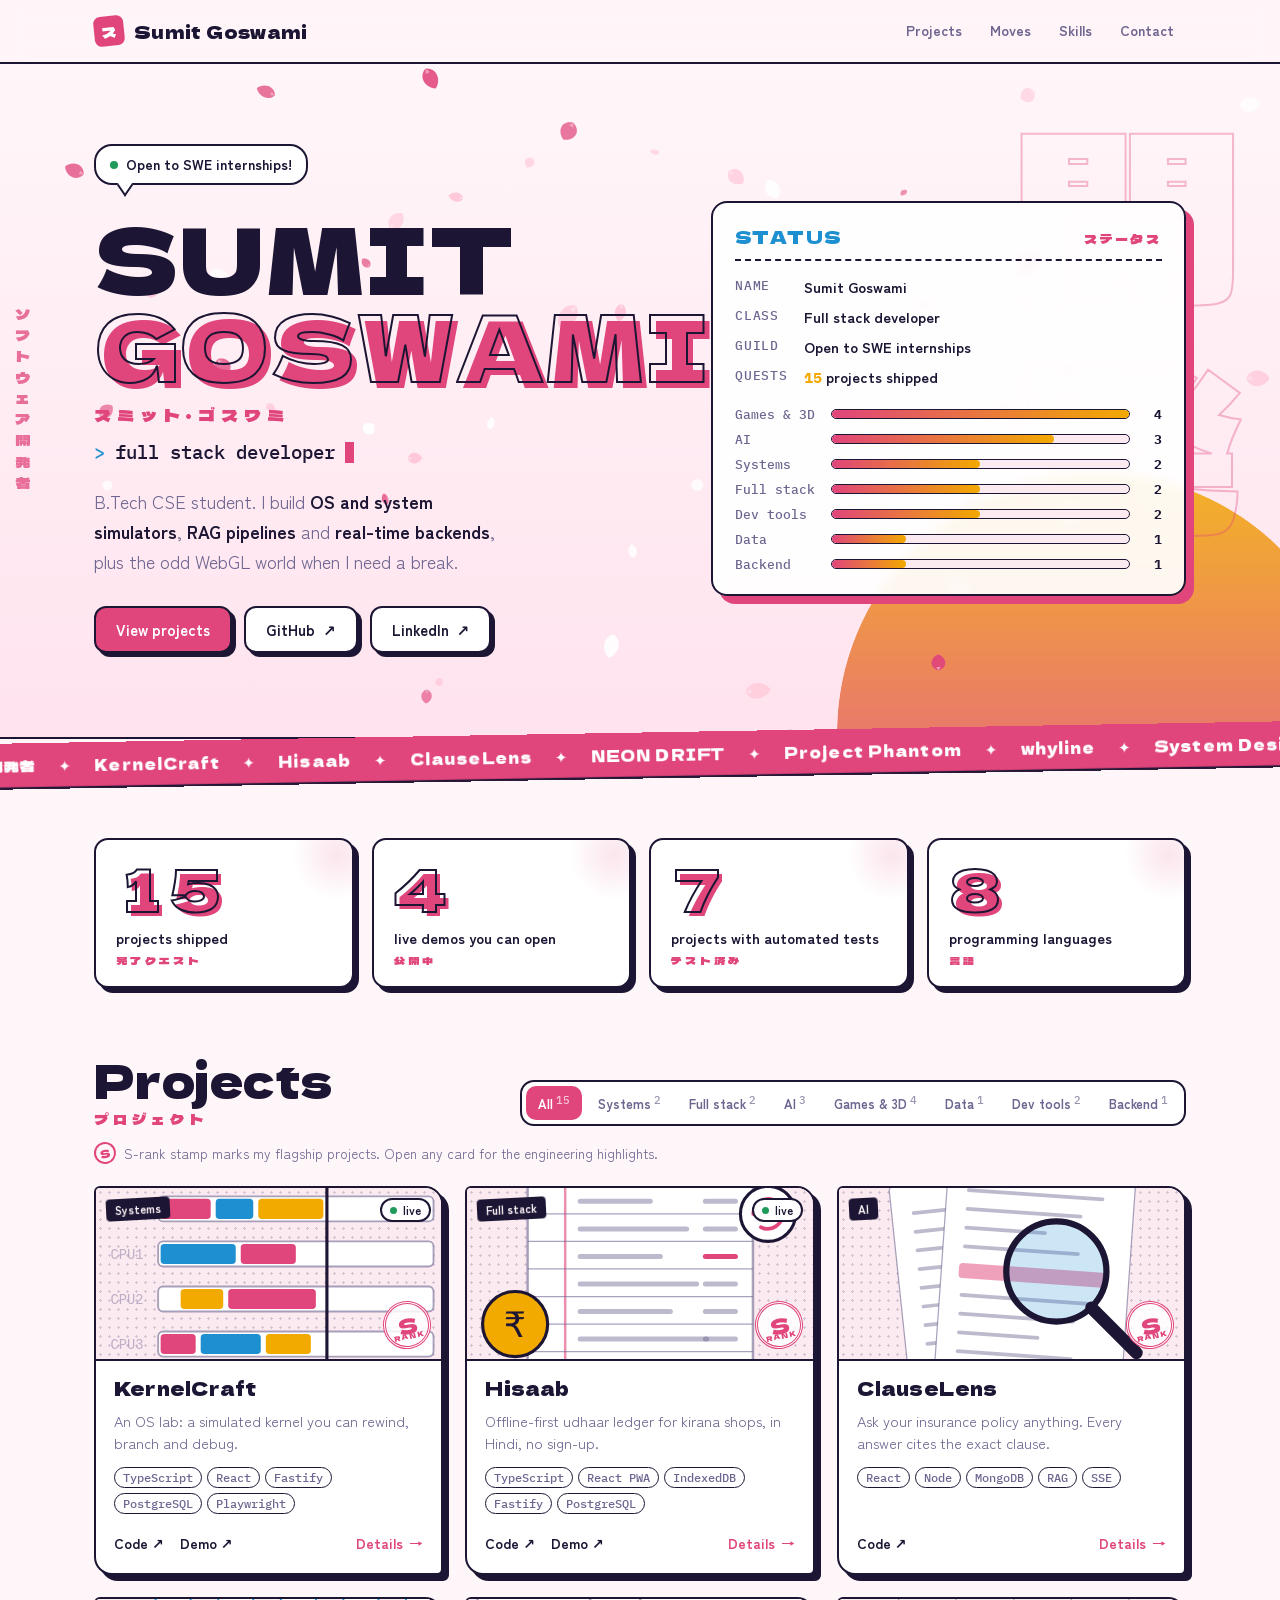
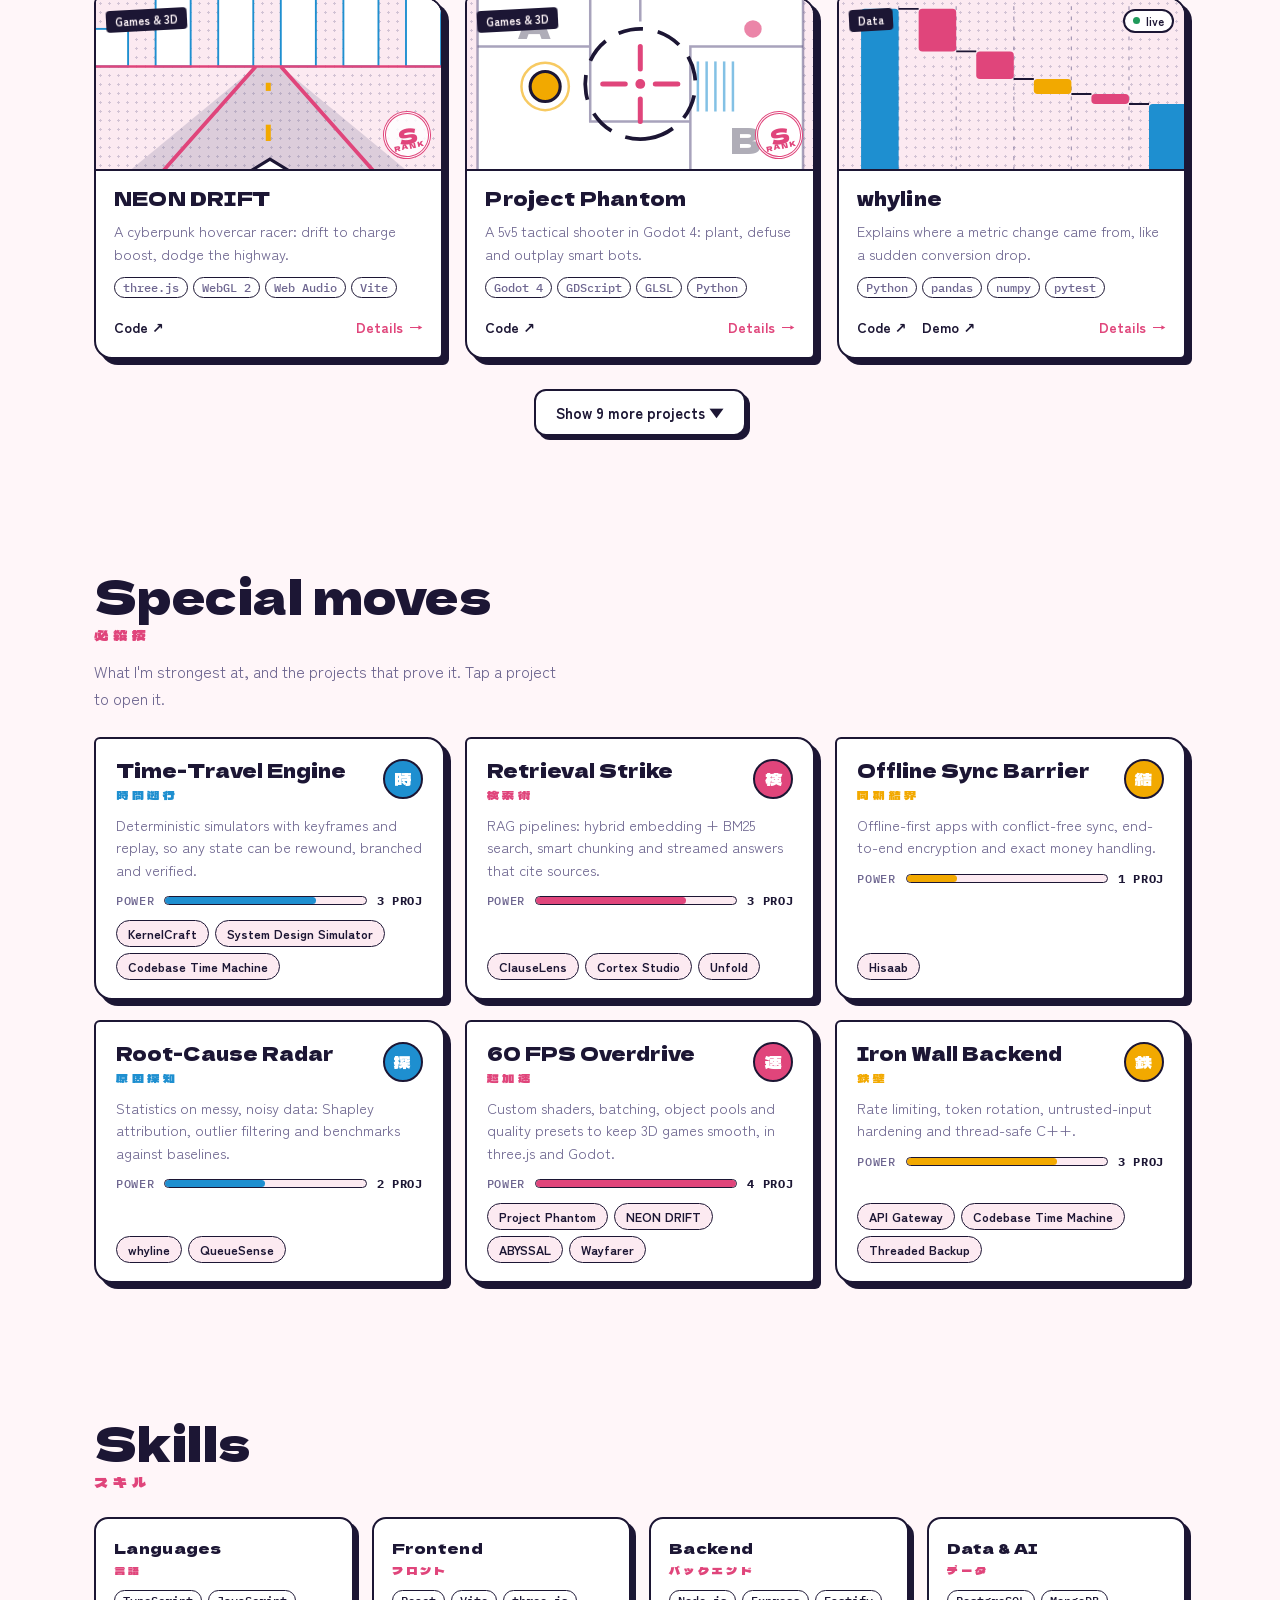
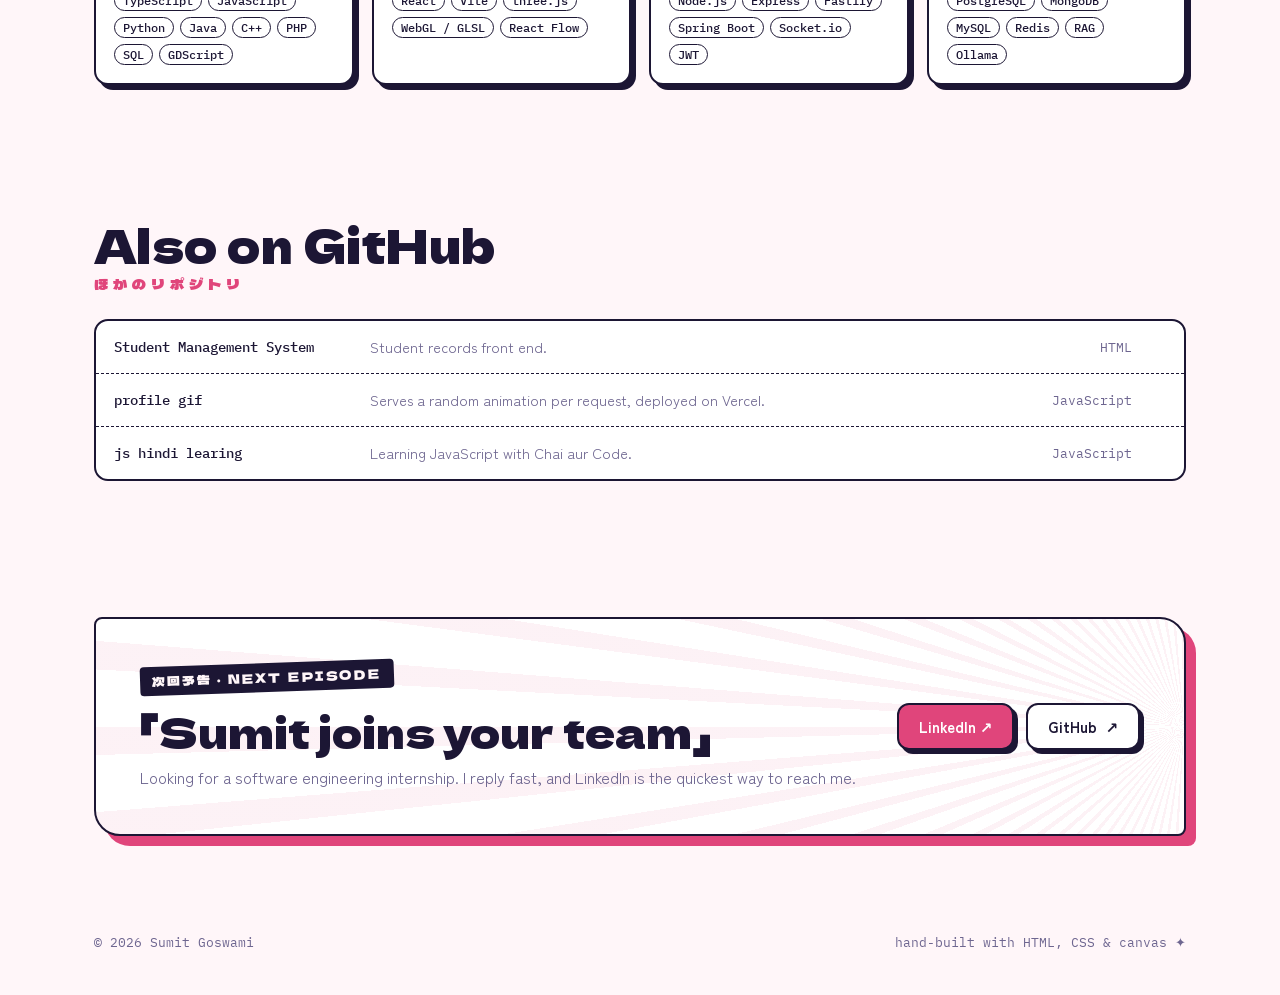
<file: index.html>
<!doctype html>
<html lang="en">
<head>
<meta charset="utf-8">
<meta name="viewport" content="width=device-width, initial-scale=1, viewport-fit=cover">
<title>Sumit Goswami</title>
<meta name="description" content="Sumit Goswami: full stack and backend developer. KernelCraft, Hisaab, ClauseLens, whyline, NEON DRIFT and more.">
<meta property="og:title" content="Sumit Goswami: Software Developer">
<meta property="og:description" content="Full stack and backend developer. 14 projects: OS simulators, RAG, data tools, offline-first apps and WebGL games.">
<meta name="theme-color" content="#0E0F24">
<link rel="icon" href="data:image/svg+xml,%3Csvg xmlns='http://www.w3.org/2000/svg' viewBox='0 0 32 32'%3E%3Crect width='32' height='32' rx='7' fill='%23FF7AA8'/%3E%3Ctext x='16' y='23' font-size='19' text-anchor='middle' fill='%231A0A12' font-family='sans-serif'%3E%E3%82%B9%3C/text%3E%3C/svg%3E">
<link rel="preconnect" href="https://fonts.googleapis.com">
<link rel="preconnect" href="https://fonts.gstatic.com" crossorigin>
<link href="https://fonts.googleapis.com/css2?family=Dela+Gothic+One&family=Zen+Kaku+Gothic+New:wght@400;500;700&family=IBM+Plex+Mono:wght@400;500&display=swap" rel="stylesheet">
<style>[hidden]{display:none!important} img{max-width:100%} :root{padding-top:env(safe-area-inset-top,0px);padding-bottom:env(safe-area-inset-bottom,0px)}</style>
<style>
/* Layout: anime title-card hero (sakura canvas, striped sunset, RPG status window) → katakana ticker → manga-panel project grid (6 shown, rest on demand) → skills, repos, contact.
   Motion: one opening sequence, falling petals, speed lines on hover. */
:root{
  --bg:#0E0F24; --sky:#1C1640; --panel:#16183A; --raise:#20234A; --ink:#F3EEFF; --soft:#A09DC6; --line:#2E3060;
  --accent:#FF7AA8; --accent-2:#6FD3FF; --sun:#FFC857; --on-accent:#1A0A12; --ok:#7CE3A4;
  --glow:rgba(255,122,168,.18);
  --display:"Dela Gothic One","Zen Kaku Gothic New","Arial Black",system-ui,sans-serif;
  --sans:"Zen Kaku Gothic New","Segoe UI",system-ui,sans-serif;
  --mono:"IBM Plex Mono",ui-monospace,Menlo,monospace;
  --ease:cubic-bezier(.2,.8,.2,1);
  color-scheme:dark;
}
@media (prefers-color-scheme: light){
  :root:not([data-theme="dark"]){
    --bg:#FFF6F9; --sky:#FFE3EE; --panel:#FFFFFF; --raise:#FCEAF1; --ink:#1C1634; --soft:#6E6690; --line:#1C1634;
    --accent:#E0457B; --accent-2:#1E8FD0; --sun:#F2A900; --on-accent:#FFFFFF; --ok:#1F9A5A;
    --glow:rgba(224,69,123,.14); color-scheme:light;
  }
}
:root[data-theme="light"]{
  --bg:#FFF6F9; --sky:#FFE3EE; --panel:#FFFFFF; --raise:#FCEAF1; --ink:#1C1634; --soft:#6E6690; --line:#1C1634;
  --accent:#E0457B; --accent-2:#1E8FD0; --sun:#F2A900; --on-accent:#FFFFFF; --ok:#1F9A5A;
  --glow:rgba(224,69,123,.14); color-scheme:light;
}
*,*::before,*::after{box-sizing:border-box}
html{scroll-behavior:smooth;scroll-padding-top:80px}
body{margin:0;background:var(--bg);color:var(--ink);font:400 16px/1.65 var(--sans);overflow-x:hidden}
a{color:inherit}
:focus-visible{outline:3px solid var(--accent-2);outline-offset:3px;border-radius:6px}
.wrap{max-width:1140px;margin:0 auto;padding-inline:24px}
h1,h2,h3{text-wrap:balance;margin:0}
.jp{font-family:var(--display);letter-spacing:.06em}

/* ---------- bar ---------- */
.bar{position:sticky;top:env(safe-area-inset-top,0px);z-index:20;background:color-mix(in srgb,var(--bg) 80%,transparent);backdrop-filter:blur(12px);border-bottom:2px solid var(--line)}
.bar .wrap{display:flex;align-items:center;justify-content:space-between;gap:16px;height:62px}
.logo{display:flex;align-items:center;gap:10px;text-decoration:none;font:400 18px var(--display);letter-spacing:.02em;white-space:nowrap}
.logo .hanko{display:grid;place-items:center;width:30px;height:30px;border-radius:7px;background:var(--accent);color:var(--on-accent);font-size:15px;transform:rotate(-6deg)}
.bar nav{display:flex;gap:4px;font-size:14px;font-weight:700}
.bar nav a{text-decoration:none;color:var(--soft);padding:6px 12px;border-radius:999px;transition:color .2s,background .2s}
.bar nav a:hover{color:var(--ink)}
.bar nav a.on{color:var(--on-accent);background:var(--accent)}
.progress{position:absolute;left:0;bottom:-2px;height:3px;width:100%;background:linear-gradient(90deg,var(--accent),var(--sun),var(--accent-2));transform-origin:0 50%;transform:scaleX(0)}

/* ---------- hero ---------- */
.hero-shell{position:relative;overflow:hidden;background:linear-gradient(180deg,var(--bg) 0%,var(--sky) 100%);border-bottom:2px solid var(--line)}
.sun{position:absolute;width:min(520px,70vw);aspect-ratio:1;right:-6%;bottom:-38%;border-radius:50%;
  background:linear-gradient(180deg,var(--sun),var(--accent) 75%);
  -webkit-mask:repeating-linear-gradient(180deg,#000 0 54%,transparent 54% 57%,#000 57% 63%,transparent 63% 67%,#000 67% 72%,transparent 72% 77%,#000 77% 81%,transparent 81% 87%,#000 87% 90%,transparent 90% 100%);
  mask:repeating-linear-gradient(180deg,#000 0 54%,transparent 54% 57%,#000 57% 63%,transparent 63% 67%,#000 67% 72%,transparent 72% 77%,#000 77% 81%,transparent 81% 87%,#000 87% 90%,transparent 90% 100%);
  opacity:.85;animation:sunrise 1.6s var(--ease) both}
@keyframes sunrise{from{transform:translateY(30%);opacity:0}}
#sky{position:absolute;inset:0;width:100%;height:100%;display:block;pointer-events:none}
.vert{position:absolute;left:12px;top:50%;transform:translateY(-50%);writing-mode:vertical-rl;font:400 15px var(--display);letter-spacing:.4em;color:var(--accent);opacity:.75}
.hero{position:relative;z-index:1;display:grid;grid-template-columns:minmax(0,1.2fr) minmax(0,1fr);gap:48px;align-items:center;padding-block:80px 84px}
.bubble{position:relative;display:inline-flex;align-items:center;gap:8px;font-weight:700;font-size:14px;background:var(--panel);color:var(--ink);border:2px solid var(--ink);border-radius:18px;padding:7px 14px;margin-bottom:26px;animation:pop-in .6s var(--ease) both}
.bubble::after{content:"";position:absolute;left:22px;bottom:-9px;width:14px;height:14px;background:var(--panel);border-right:2px solid var(--ink);border-bottom:2px solid var(--ink);transform:rotate(45deg) skew(10deg,10deg)}
.bubble i{width:8px;height:8px;border-radius:50%;background:var(--ok);animation:pulse 2s ease-out infinite}
@keyframes pulse{0%{box-shadow:0 0 0 0 color-mix(in srgb,var(--ok) 60%,transparent)}100%{box-shadow:0 0 0 9px transparent}}
@keyframes pop-in{from{opacity:0;transform:scale(.6) rotate(-6deg)}to{opacity:1;transform:none}}
.hero h1{font:400 clamp(46px,7.4vw,92px)/.95 var(--display);letter-spacing:.005em;text-transform:uppercase}
.hero h1 .w{display:block;white-space:nowrap}
.hero h1 .w2{color:transparent;-webkit-text-stroke:2px var(--ink);text-shadow:6px 6px 0 var(--accent)}
.hero h1 .ch{display:inline-block;animation:slam .7s var(--ease) both;animation-delay:calc(var(--i) * 40ms + 150ms)}
@keyframes slam{from{opacity:0;transform:translateY(-.6em) scale(1.4) rotate(-8deg)}to{opacity:1;transform:none}}
.kana{display:block;font:400 clamp(14px,1.6vw,17px) var(--display);color:var(--accent);letter-spacing:.35em;margin-top:16px;animation:fade-up .8s var(--ease) .7s both}
.role{display:flex;align-items:center;gap:10px;margin-top:10px;font:500 clamp(16px,1.9vw,19px) var(--mono);color:var(--soft);min-height:1.6em;animation:fade-up .8s var(--ease) .8s both}
.role .pfx{color:var(--accent-2)} .role .typed{color:var(--ink)}
.role .cur{width:9px;height:1.1em;background:var(--accent);animation:blink 1s steps(1) infinite}
@keyframes blink{50%{opacity:0}}
@keyframes fade-up{from{opacity:0;transform:translateY(14px)}to{opacity:1;transform:none}}
.lede{font-size:clamp(16px,1.7vw,18px);color:var(--soft);max-width:46ch;margin:20px 0 30px;animation:fade-up .8s var(--ease) .9s both}
.lede strong{color:var(--ink)}
.cta{display:flex;flex-wrap:wrap;gap:12px}
.hero .cta{animation:fade-up .8s var(--ease) 1s both}
.btn{position:relative;display:inline-flex;align-items:center;gap:8px;text-decoration:none;font:700 15px var(--sans);padding:11px 20px;border-radius:12px;border:2px solid var(--ink);background:var(--panel);color:var(--ink);cursor:pointer;box-shadow:4px 4px 0 var(--ink);transition:transform .2s var(--ease),box-shadow .2s var(--ease)}
.btn:hover{transform:translate(-2px,-2px);box-shadow:6px 6px 0 var(--ink)}
.btn:active{transform:translate(2px,2px);box-shadow:1px 1px 0 var(--ink)}
.btn.primary{background:var(--accent);color:var(--on-accent)}
.btn .ar{transition:transform .25s var(--ease)}
.btn:hover .ar{transform:translate(2px,-2px)}

/* status window */
.status{position:relative;border:2px solid var(--ink);border-radius:16px;background:color-mix(in srgb,var(--panel) 92%,transparent);backdrop-filter:blur(6px);box-shadow:8px 8px 0 var(--accent);padding:20px 22px 22px;min-width:0;animation:window-open .9s var(--ease) .45s both}
@keyframes window-open{from{opacity:0;transform:scaleY(.05)}60%{opacity:1;transform:scaleY(1.04)}to{transform:none}}
.status-head{display:flex;justify-content:space-between;align-items:baseline;gap:10px;border-bottom:2px dashed var(--line);padding-bottom:10px;margin-bottom:14px}
.status-head b{font:400 18px var(--display);letter-spacing:.08em;color:var(--accent-2)}
.status-head span{font:400 13px var(--display);color:var(--accent);letter-spacing:.2em}
.stat-rows{display:grid;grid-template-columns:auto minmax(0,1fr);gap:6px 16px;font-size:14.5px;margin:0}
.stat-rows dt{font:500 12.5px var(--mono);color:var(--soft);text-transform:uppercase;letter-spacing:.06em;padding-top:2px}
.stat-rows dd{margin:0;font-weight:700}
.stat-rows dd .lv{color:var(--sun);font-family:var(--mono)}
.bars{display:grid;gap:9px;margin-top:16px}
.bar-row{display:grid;grid-template-columns:86px minmax(0,1fr) 22px;gap:10px;align-items:center;font:500 12.5px var(--mono);color:var(--soft)}
.bar-row .track{height:10px;border:1.5px solid var(--ink);border-radius:999px;overflow:hidden;background:var(--raise)}
.bar-row .fill{display:block;height:100%;width:var(--w);background:linear-gradient(90deg,var(--accent),var(--sun));border-radius:999px;animation:fill 1.2s var(--ease) both;animation-delay:calc(1.1s + var(--i) * 90ms)}
@keyframes fill{from{width:0}}
.bar-row b{color:var(--ink);text-align:right;font-variant-numeric:tabular-nums}

/* ---------- ticker ---------- */
.ticker{background:var(--accent);color:var(--on-accent);border-bottom:2px solid var(--line);overflow:hidden;padding-block:11px;transform:rotate(-1deg) scale(1.02);margin-block:-6px 0;position:relative;z-index:2}
.ticker .track{display:flex;width:max-content;animation:slide 40s linear infinite;font:400 15px var(--display);letter-spacing:.06em}
.ticker:hover .track{animation-play-state:paused}
.ticker span{display:inline-flex;align-items:center;gap:22px;padding-right:22px;white-space:nowrap}
.ticker span::after{content:"✦"}
@keyframes slide{to{transform:translateX(-50%)}}

/* ---------- sections ---------- */
section{padding-block:68px}
.sec-head{display:flex;justify-content:space-between;align-items:end;gap:20px;flex-wrap:wrap;margin-bottom:28px}
.sec-head h2{font:400 clamp(30px,4vw,46px)/1 var(--display);letter-spacing:.01em}
.sec-head h2::after{content:attr(data-jp);display:block;font-size:14px;color:var(--accent);letter-spacing:.35em;margin-top:10px}
@supports (animation-timeline: view()){
  .reveal{animation:rise-soft linear both;animation-timeline:view();animation-range:entry 0% entry 40%}
  @keyframes rise-soft{from{opacity:.15;transform:translateY(28px)}to{opacity:1;transform:none}}
}

/* filters */
.filters{position:relative;display:flex;flex-wrap:wrap;gap:4px;padding:4px;border:2px solid var(--ink);border-radius:14px;background:var(--panel)}
.pill{position:absolute;top:0;left:0;border-radius:10px;background:var(--accent);transition:transform .45s var(--ease),width .45s var(--ease),height .45s var(--ease)}
.chip-btn{position:relative;z-index:1;font:700 13px var(--sans);padding:7px 12px;border-radius:10px;border:0;background:transparent;color:var(--soft);cursor:pointer;transition:color .3s}
.chip-btn:hover{color:var(--ink)}
.chip-btn[aria-pressed="true"]{color:var(--on-accent)}
.chip-btn sup{font:500 10.5px var(--mono);opacity:.7;margin-left:3px}

/* manga panel cards */
.grid{display:grid;grid-template-columns:repeat(3,minmax(0,1fr));gap:22px;perspective:1200px}
.card{--mx:50%;--my:50%;--rx:0deg;--ry:0deg;position:relative;display:flex;flex-direction:column;border:2px solid var(--ink);border-radius:6px 18px 6px 18px;background:var(--panel);overflow:hidden;min-width:0;box-shadow:6px 6px 0 var(--line);transform:rotateX(var(--rx)) rotateY(var(--ry));transition:transform .5s var(--ease),box-shadow .3s;animation:panel-in .7s var(--ease) backwards;animation-delay:calc(var(--d,0) * 80ms)}
@keyframes panel-in{from{opacity:0;transform:translateY(30px) rotate(-2deg) scale(.96)}}
.card.tilting{transition:transform .08s linear,box-shadow .3s}
.card:hover{box-shadow:8px 8px 0 var(--accent)}
.thumb{position:relative;aspect-ratio:16/8;max-width:100%;border-bottom:2px solid var(--ink);overflow:hidden;
  background:radial-gradient(circle,color-mix(in srgb,var(--soft) 30%,transparent) 1.1px,transparent 1.4px) 0 0/9px 9px,var(--raise)}
.thumb::after{content:"";position:absolute;inset:-40%;pointer-events:none;opacity:0;transition:opacity .3s;
  background:repeating-conic-gradient(from 0deg at var(--mx) var(--my),transparent 0deg 4deg,color-mix(in srgb,var(--ink) 16%,transparent) 4deg 5deg);
  -webkit-mask:radial-gradient(circle at var(--mx) var(--my),transparent 18%,#000 60%);mask:radial-gradient(circle at var(--mx) var(--my),transparent 18%,#000 60%)}
.card:hover .thumb::after{opacity:1}
.thumb .lay{position:absolute;inset:-8%;transition:transform .5s var(--ease)}
.thumb svg{width:100%;height:100%;display:block}
.card:hover .bk{transform:translate(calc(var(--px,0) * -6px),calc(var(--py,0) * -6px))}
.card:hover .fr{transform:translate(calc(var(--px,0) * 12px),calc(var(--py,0) * 12px)) scale(1.06)}
.cat{position:absolute;top:10px;left:10px;z-index:1;font:700 11.5px var(--sans);background:var(--ink);color:var(--bg);padding:3px 9px;border-radius:4px;transform:rotate(-3deg)}
.live{position:absolute;top:10px;right:10px;z-index:1;display:inline-flex;align-items:center;gap:6px;font:700 11.5px var(--sans);background:var(--panel);border:2px solid var(--ink);color:var(--ink);padding:2px 8px;border-radius:999px}
.live i{width:7px;height:7px;border-radius:50%;background:var(--ok);animation:pulse 2s ease-out infinite}
.body{display:flex;flex-direction:column;gap:10px;padding:16px 18px 18px;flex:1}
.card h3{font:400 19px/1.2 var(--display);letter-spacing:.01em}
.card p{margin:0;color:var(--soft);font-size:14.5px;line-height:1.55}
.tags{display:flex;flex-wrap:wrap;gap:5px;margin-top:2px}
.tag{font:500 12px var(--mono);padding:2px 8px;border-radius:999px;border:1.5px solid var(--line);color:var(--soft);transition:border-color .2s,color .2s}
.card:hover .tag{color:var(--ink);border-color:color-mix(in srgb,var(--accent) 60%,var(--line))}
.actions{position:relative;z-index:3;display:flex;gap:16px;align-items:center;margin-top:auto;padding-top:8px;font-size:14px;font-weight:700}
.actions a,.actions button{text-decoration:none;background:none;border:0;padding:0;color:var(--ink);font:inherit;cursor:pointer;transition:color .2s}
.actions a:hover,.actions button:hover{color:var(--accent)}
.actions .more{margin-left:auto;color:var(--accent);display:inline-flex;gap:6px;align-items:center}
.actions .more .ar{transition:transform .3s var(--ease)}
.card:hover .more .ar{transform:translateX(4px)}
.show-more{display:flex;justify-content:center;margin-top:30px}

/* dialog */
dialog{border:2px solid var(--ink);border-radius:8px 22px 8px 22px;background:var(--panel);color:var(--ink);padding:0;width:min(600px,calc(100vw - 32px));max-height:calc(100dvh - 48px);overflow:auto;box-shadow:10px 10px 0 var(--accent)}
dialog[open]{animation:pop .45s var(--ease)}
@keyframes pop{from{opacity:0;transform:scale(.9) rotate(-2deg)}to{opacity:1;transform:none}}
dialog::backdrop{background:rgba(8,6,20,.6);backdrop-filter:blur(4px)}
.dlg-art{position:relative;aspect-ratio:16/6;border-bottom:2px solid var(--ink);overflow:hidden;background:radial-gradient(circle,color-mix(in srgb,var(--soft) 30%,transparent) 1.1px,transparent 1.4px) 0 0/9px 9px,var(--raise)}
.dlg-art .lay{position:absolute;inset:0}
.dlg-art svg{width:100%;height:100%;display:block}
.dlg{padding:22px 26px 26px;display:grid;gap:18px}
.dlg > *{animation:fade-up .5s var(--ease) both}
.dlg > *:nth-child(2){animation-delay:.06s}.dlg > *:nth-child(3){animation-delay:.12s}.dlg > *:nth-child(4){animation-delay:.18s}.dlg > *:nth-child(5){animation-delay:.24s}
.dlg-top{display:flex;justify-content:space-between;gap:12px;align-items:start}
.dlg h3{font:400 28px/1.1 var(--display)}
.dlg .eyebrow{display:block;font:700 12.5px var(--sans);color:var(--accent);margin-bottom:6px}
.x{border:2px solid var(--ink);background:var(--raise);color:var(--ink);width:36px;height:36px;border-radius:10px;cursor:pointer;font-size:18px;line-height:1;flex:none;transition:transform .3s var(--ease)}
.x:hover{transform:rotate(90deg)}
.why{position:relative;margin:0;padding:12px 16px;border:2px solid var(--ink);border-radius:16px;background:var(--raise);font-size:15px;font-weight:500}
.why::after{content:"";position:absolute;left:26px;bottom:-9px;width:14px;height:14px;background:var(--raise);border-right:2px solid var(--ink);border-bottom:2px solid var(--ink);transform:rotate(45deg)}
.label{font:500 12px var(--mono);color:var(--soft);letter-spacing:.06em;text-transform:uppercase}
.points{list-style:none;margin:8px 0 0;padding:0;display:grid;gap:10px}
.points li{display:grid;grid-template-columns:24px minmax(0,1fr);font-size:15px}
.points li::before{content:"✦";color:var(--accent)}

/* skills */
.skills{display:grid;grid-template-columns:repeat(4,minmax(0,1fr));gap:18px}
.skill{position:relative;border:2px solid var(--ink);border-radius:14px;padding:18px;min-width:0;background:var(--panel);box-shadow:5px 5px 0 var(--line);transition:transform .3s var(--ease),box-shadow .3s}
.skill:hover{transform:translate(-2px,-2px);box-shadow:7px 7px 0 var(--accent-2)}
.skill h3{font:400 15px var(--display);margin-bottom:12px;letter-spacing:.02em}
.skill h3 small{display:block;font-size:11px;color:var(--accent);letter-spacing:.3em;margin-top:4px}
.skill .tags{gap:6px}
.skill .tag{color:var(--ink)}

/* repos */
.repos{list-style:none;margin:0;padding:0;border:2px solid var(--ink);border-radius:14px;overflow:hidden;background:var(--panel)}
.repos li+li{border-top:1.5px dashed var(--line)}
.repos a{display:grid;grid-template-columns:minmax(0,240px) minmax(0,1fr) auto 18px;gap:16px;align-items:center;padding:14px 18px;text-decoration:none;font-size:14.5px;transition:background .25s,padding .35s var(--ease)}
.repos a:hover{background:var(--raise);padding-left:26px}
.rn{font:500 14px var(--mono)}
.rd{color:var(--soft);white-space:nowrap;overflow:hidden;text-overflow:ellipsis}
.rl{font:400 12.5px var(--mono);color:var(--soft)}
.rg{color:var(--accent);opacity:0;transform:translateX(-6px);transition:opacity .25s,transform .35s var(--ease)}
.repos a:hover .rg{opacity:1;transform:none}

/* contact */
.contact{position:relative;border:2px solid var(--ink);border-radius:8px 26px 8px 26px;background:var(--panel);box-shadow:10px 10px 0 var(--accent);padding:44px;display:flex;justify-content:space-between;align-items:center;gap:24px;flex-wrap:wrap;overflow:hidden}
.contact::before{content:"";position:absolute;inset:0;pointer-events:none;opacity:.5;background:repeating-conic-gradient(from 0deg at 100% 50%,transparent 0deg 3deg,var(--glow) 3deg 4.5deg)}
.contact > *{position:relative}
.contact h2{font:400 clamp(26px,3.8vw,42px)/1.1 var(--display);max-width:18ch}
.contact p{margin:10px 0 0;color:var(--soft)}
footer{padding-block:30px 44px;color:var(--soft);font:400 13px var(--mono);display:flex;justify-content:space-between;gap:12px;flex-wrap:wrap}

/* kanji watermark */
.kanji{position:absolute;right:3%;top:6%;writing-mode:vertical-rl;font:400 clamp(110px,18vw,240px)/1 var(--display);color:transparent;-webkit-text-stroke:2px color-mix(in srgb,var(--accent) 35%,transparent);pointer-events:none;user-select:none;animation:fade-up 1.4s var(--ease) .2s both}

/* battle record stats */
.stats{display:grid;grid-template-columns:repeat(4,minmax(0,1fr));gap:18px;padding-block:60px 0}
.stat{position:relative;border:2px solid var(--ink);border-radius:14px;background:var(--panel);padding:18px 20px;box-shadow:5px 5px 0 var(--line);overflow:hidden;min-width:0}
.stat::after{content:"";position:absolute;right:-30px;top:-30px;width:90px;height:90px;border-radius:50%;background:radial-gradient(circle,var(--glow),transparent 70%)}
.stat b{display:block;font:400 clamp(40px,5vw,58px)/1 var(--display);color:transparent;-webkit-text-stroke:2px var(--ink);text-shadow:4px 4px 0 var(--accent);font-variant-numeric:tabular-nums}
.stat span{display:block;margin-top:12px;font-weight:700;font-size:14.5px;line-height:1.35}
.stat small{display:block;font:400 11px var(--display);color:var(--accent);letter-spacing:.3em;margin-top:4px}

/* flagship stamp */
.rank{position:absolute;right:10px;bottom:10px;z-index:1;width:48px;height:48px;border-radius:50%;display:grid;place-items:center;font:400 21px/1 var(--display);color:var(--accent);border:3px double var(--accent);background:color-mix(in srgb,var(--panel) 85%,transparent);transform:rotate(-12deg);animation:stamp .5s var(--ease) backwards;animation-delay:calc(var(--d,0) * 80ms + .45s)}
.rank small{position:absolute;bottom:6px;font-size:7px;letter-spacing:.12em}
@keyframes stamp{from{transform:scale(2.6) rotate(-35deg);opacity:0}}
.legend{display:flex;align-items:center;gap:8px;margin:-12px 0 22px;font-size:13.5px;color:var(--soft)}
.legend .dot{width:22px;height:22px;border-radius:50%;display:grid;place-items:center;font:400 11px var(--display);color:var(--accent);border:2px double var(--accent);transform:rotate(-12deg)}

/* special moves */
.sec-sub{margin:-12px 0 26px;color:var(--soft);max-width:60ch}
.moves{display:grid;grid-template-columns:repeat(3,minmax(0,1fr));gap:20px}
.move{--c:var(--accent);position:relative;border:2px solid var(--ink);border-radius:6px 18px 6px 18px;background:var(--panel);padding:20px 20px 18px;display:flex;flex-direction:column;gap:12px;overflow:hidden;box-shadow:6px 6px 0 var(--line);transition:transform .3s var(--ease),box-shadow .3s;min-width:0}
.move::before{content:"";position:absolute;inset:0;background:linear-gradient(115deg,transparent 38%,color-mix(in srgb,var(--c) 26%,transparent) 50%,transparent 62%);transform:translateX(-100%);transition:transform .8s var(--ease);pointer-events:none}
.move:hover{transform:translate(-3px,-3px);box-shadow:9px 9px 0 var(--c)}
.move:hover::before{transform:translateX(100%)}
.mv-top{display:flex;justify-content:space-between;align-items:start;gap:12px}
.move h3{font:400 19px/1.15 var(--display)}
.move h3 small{display:block;font-size:12px;color:var(--c);letter-spacing:.3em;margin-top:7px}
.move .el{flex:none;width:40px;height:40px;border-radius:50%;display:grid;place-items:center;background:var(--c);color:var(--on-accent);font:400 17px var(--display);border:2px solid var(--ink);transition:transform .4s var(--ease)}
.move:hover .el{transform:rotate(360deg) scale(1.1)}
.move p{margin:0;color:var(--soft);font-size:14.5px;line-height:1.55}
.power{display:grid;grid-template-columns:auto minmax(0,1fr) auto;gap:10px;align-items:center;font:500 11.5px var(--mono);color:var(--soft);text-transform:uppercase;letter-spacing:.06em}
.power .track{height:9px;border:1.5px solid var(--ink);border-radius:999px;background:var(--raise);overflow:hidden}
.power .fill{display:block;height:100%;width:var(--w);background:var(--c);border-radius:999px}
.power b{color:var(--ink)}
.used{display:flex;flex-wrap:wrap;gap:6px;margin-top:auto}
.used button{font:700 12.5px var(--sans);border:1.5px solid var(--ink);background:var(--raise);color:var(--ink);border-radius:999px;padding:3px 11px;cursor:pointer;transition:background .2s,color .2s,transform .2s var(--ease)}
.used button:hover{background:var(--c);color:var(--on-accent);transform:translateY(-2px)}

/* next episode */
.next{display:inline-block;font:400 13px var(--display);letter-spacing:.15em;background:var(--ink);color:var(--bg);padding:5px 12px;border-radius:4px;transform:rotate(-2deg);margin-bottom:16px}

/* anime cut-in */
.cutin{position:fixed;inset:0;z-index:100;pointer-events:none;overflow:hidden}
.cutin i{position:absolute;left:-20%;right:-20%;top:36vh;height:28vh;background:var(--accent);border-block:3px solid var(--ink);transform:skewY(-8deg) translateX(-120%);animation:cut .6s var(--ease) forwards}
.cutin i:nth-child(2){top:29vh;height:5vh;background:var(--sun);animation-delay:.04s}
.cutin i:nth-child(3){top:66vh;height:3vh;background:var(--accent-2);animation-delay:.08s}
.cutin b{position:absolute;left:0;right:0;top:44vh;text-align:center;font:400 clamp(30px,6.4vw,72px)/1 var(--display);color:var(--on-accent);letter-spacing:.02em;animation:cut-t .6s var(--ease) forwards}
@keyframes cut{55%{transform:skewY(-8deg) translateX(0)}100%{transform:skewY(-8deg) translateX(120%)}}
@keyframes cut-t{0%{opacity:0;transform:skewY(-8deg) translateX(-30%) scale(1.3)}35%,62%{opacity:1;transform:skewY(-8deg) translateX(0) scale(1)}100%{opacity:0;transform:skewY(-8deg) translateX(25%)}}

/* click sparkles */
.spark{position:fixed;z-index:90;pointer-events:none;width:0;height:0}
.spark i{position:absolute;left:-6px;top:-8px;font-style:normal;font-size:13px;color:var(--c,var(--accent));animation:burst .65s var(--ease) forwards}
@keyframes burst{to{transform:translate(var(--x),var(--y)) scale(.3) rotate(200deg);opacity:0}}

@media (max-width:920px){ .stats{grid-template-columns:repeat(2,minmax(0,1fr))} .moves{grid-template-columns:repeat(2,minmax(0,1fr))} .kanji{opacity:.5} }
@media (max-width:600px){ .moves{grid-template-columns:1fr} .stats{gap:12px} .stat{padding:14px} }

/* svg art */
.f-card{fill:var(--panel)} .f-soft{fill:color-mix(in srgb,var(--soft) 45%,transparent)} .f-accent{fill:var(--accent)} .f-ink{fill:var(--ink)} .f-sky{fill:var(--accent-2)} .f-sun{fill:var(--sun)}
.f-glass{fill:color-mix(in srgb,var(--accent-2) 22%,transparent)}
.s-line{stroke:color-mix(in srgb,var(--soft) 60%,transparent)} .s-ink{stroke:var(--ink)} .s-card{stroke:var(--panel)} .s-accent{stroke:var(--accent)} .s-sky{stroke:var(--accent-2)}
.t-big{font:400 28px var(--display);fill:var(--ink)}

@media (max-width:920px){
  .hero{grid-template-columns:1fr;gap:44px;padding-block:56px 64px}
  .grid{grid-template-columns:repeat(2,minmax(0,1fr))}
  .skills{grid-template-columns:repeat(2,minmax(0,1fr))}
  .vert{display:none}
}
@media (max-width:600px){
  .wrap{padding-inline:16px}
  .bar nav a{padding:6px 9px;font-size:13px}
  .bar nav .hide-sm{display:none}
  .logo .nm{display:none}
  .grid,.skills{grid-template-columns:1fr}
  .repos a{grid-template-columns:minmax(0,1fr) auto}
  .rd,.rg{display:none}
  .contact{padding:28px}
  .hero h1 .w2{-webkit-text-stroke:1.5px var(--ink);text-shadow:4px 4px 0 var(--accent)}
}
@media (prefers-reduced-motion: reduce){
  html{scroll-behavior:auto}
  *,*::before,*::after{animation:none!important;transition:none!important}
}
</style>
</head>
<body>
<header class="bar">
  <div class="wrap">
    <a class="logo" href="#top"><span class="hanko">ス</span><span class="nm">Sumit Goswami</span></a>
    <nav aria-label="Sections" id="nav">
      <a href="#projects">Projects</a>
      <a href="#moves" class="hide-sm">Moves</a>
      <a href="#skills" class="hide-sm">Skills</a>
      <a href="#contact">Contact</a>
    </nav>
  </div>
  <div class="progress" id="progress"></div>
</header>

<div class="hero-shell" id="top">
  <div class="sun" aria-hidden="true"></div>
  <canvas id="sky" aria-hidden="true"></canvas>
  <span class="vert" aria-hidden="true">ソフトウェア開発者</span>
  <span class="kanji" aria-hidden="true">開発</span>
  <div class="wrap">
    <section class="hero">
      <div>
        <span class="bubble"><i></i>Open to SWE internships!</span>
        <h1 id="name" aria-label="Sumit Goswami"></h1>
        <span class="kana" aria-hidden="true">スミット・ゴスワミ</span>
        <div class="role" aria-live="polite"><span class="pfx">&gt;</span><span class="typed" id="typed">full stack developer</span><span class="cur"></span></div>
        <p class="lede">B.Tech CSE student. I build <strong>OS and system simulators</strong>, <strong>RAG pipelines</strong> and <strong>real-time backends</strong>, plus the odd WebGL world when I need a break.</p>
        <div class="cta">
          <a class="btn primary" href="#projects">View projects</a>
          <a class="btn" id="ghTop" href="#" target="_blank" rel="noopener">GitHub <span class="ar">↗</span></a>
          <a class="btn" id="liTop" href="#" target="_blank" rel="noopener">LinkedIn <span class="ar">↗</span></a>
        </div>
      </div>
      <div class="status" aria-label="Status window">
        <div class="status-head"><b>STATUS</b><span>ステータス</span></div>
        <dl class="stat-rows" id="statRows"></dl>
        <div class="bars" id="bars"></div>
      </div>
    </section>
  </div>
</div>

<div class="ticker" aria-hidden="true"><div class="track" id="ticker"></div></div>

<main class="wrap">
  <div class="stats" id="stats" aria-label="Quick facts"></div>

  <section id="projects" aria-labelledby="projTitle">
    <div class="sec-head reveal">
      <h2 id="projTitle" data-jp="プロジェクト">Projects</h2>
      <div class="filters" id="filters" role="group" aria-label="Filter projects"><span class="pill" id="pill"></span></div>
    </div>
    <p class="legend"><span class="dot" aria-hidden="true">S</span>S-rank stamp marks my flagship projects. Open any card for the engineering highlights.</p>
    <div class="grid" id="grid"></div>
    <div class="show-more"><button type="button" class="btn" id="moreBtn" hidden></button></div>
  </section>

  <section id="moves" aria-labelledby="movesTitle">
    <div class="sec-head reveal"><h2 id="movesTitle" data-jp="必殺技">Special moves</h2></div>
    <p class="sec-sub reveal">What I'm strongest at, and the projects that prove it. Tap a project to open it.</p>
    <div class="moves" id="moveGrid"></div>
  </section>

  <section id="skills" aria-labelledby="skillsTitle">
    <div class="sec-head reveal"><h2 id="skillsTitle" data-jp="スキル">Skills</h2></div>
    <div class="skills reveal" id="skillGrid"></div>
  </section>

  <section id="more" aria-labelledby="moreTitle">
    <div class="sec-head reveal"><h2 id="moreTitle" data-jp="ほかのリポジトリ">Also on GitHub</h2></div>
    <ul class="repos reveal" id="repos"></ul>
  </section>

  <section id="contact" aria-labelledby="contactTitle">
    <div class="contact reveal">
      <div>
        <span class="next">次回予告 · NEXT EPISODE</span>
        <h2 id="contactTitle">「Sumit joins your team」</h2>
        <p>Looking for a software engineering internship. I reply fast, and LinkedIn is the quickest way to reach me.</p>
      </div>
      <div class="cta" id="contactLinks"></div>
    </div>
  </section>

  <footer><span>© <span id="year"></span> Sumit Goswami</span><span>hand-built with HTML, CSS &amp; canvas ✦</span></footer>
</main>

<div class="cutin" id="cutin" aria-hidden="true" hidden><i></i><i></i><i></i><b id="cutTitle"></b></div>
<dialog id="dlg" aria-labelledby="dlgTitle"><div id="dlgArt" class="dlg-art"></div><div class="dlg" id="dlgBody"></div></dialog>

<script>
// Edit your details and projects here.
window.SITE = {
  name: "Sumit Goswami",
  github: "Sumit200531",
  linkedin: "https://www.linkedin.com/in/sumit-goswami-123",
  email: "",   // add your email to show it in Contact
  resume: "",  // optional link to a PDF résumé
  roles: ["full stack developer", "backend engineer", "systems tinkerer", "RAG pipeline builder"],
  showFirst: 6 // how many projects show before "Show more"
};

window.SKILLS = [
  { name:"Languages", jp:"言語", items:["TypeScript","JavaScript","Python","Java","C++","PHP","SQL","GDScript"] },
  { name:"Frontend", jp:"フロント", items:["React","Vite","three.js","WebGL / GLSL","React Flow"] },
  { name:"Backend", jp:"バックエンド", items:["Node.js","Express","Fastify","Spring Boot","Socket.io","JWT"] },
  { name:"Data & AI", jp:"データ", items:["PostgreSQL","MongoDB","MySQL","Redis","RAG","Ollama"] }
];

// Order = order on the page. Keep each project short: one line, three highlights.
window.PROJECTS = [
  { id:"kernelcraft", repo:"kernelcraft", title:"KernelCraft", cat:"Systems",
    line:"An OS lab: a simulated kernel you can rewind, branch and debug.",
    why:"Scheduling, paging and deadlocks are hard to see in a textbook.",
    points:["Deterministic kernel: 5 schedulers, paging with TLB, up to 4 cores","Time travel via keyframes; kill a thread in the past to branch a run","Deadlock and race detection, with fixes verified by re-running"],
    stack:["TypeScript","React","Fastify","PostgreSQL","Playwright"], art:"kernel", demo:"https://sumit200531.github.io/kernelcraft/" },
  { id:"hisaab", repo:"hisaab", title:"Hisaab", cat:"Full stack",
    line:"Offline-first udhaar ledger for kirana shops, in Hindi, no sign-up.",
    why:"Small shops still track credit in paper notebooks that get lost.",
    points:["Conflict-free sync: ops stamped with hybrid logical clocks","End-to-end encrypted (AES-256-GCM); the relay only sees ciphertext","WhatsApp reminders with UPI QR, Hindi voice entry, 157 tests"],
    stack:["TypeScript","React PWA","IndexedDB","Fastify","PostgreSQL"], art:"ledger", demo:"https://sumit200531.github.io/hisaab/" },
  { id:"clauselens", repo:"ClauseLens", title:"ClauseLens", cat:"AI",
    line:"Ask your insurance policy anything. Every answer cites the exact clause.",
    why:"Claims get rejected over clauses nobody read.",
    points:["Hybrid retrieval: embeddings + BM25 merged with Reciprocal Rank Fusion","Clause-aware chunking that splits at numbered headings","Streams answers over SSE and parses the verdict mid-stream"],
    stack:["React","Node","MongoDB","RAG","SSE"], art:"lens", demo:"" },
  { id:"neondrift", repo:"neon-drift", title:"NEON DRIFT", cat:"Games & 3D",
    line:"A cyberpunk hovercar racer: drift to charge boost, dodge the highway.",
    why:"A fast 3D racer where every model, shader and sound is made in code.",
    points:["Procedural obstacle patterns whose spacing scales with speed","Instanced city, pooled objects, shaders precompiled to avoid hitches","Auto quality drop below 40 fps; engine hum synthesized with Web Audio"],
    stack:["three.js","WebGL 2","Web Audio","Vite"], art:"drift", demo:"" },
  { id:"phantom", repo:"project-phantom", title:"Project Phantom", cat:"Games & 3D",
    line:"A 5v5 tactical shooter in Godot 4: plant, defuse and outplay smart bots.",
    why:"Building a Valorant-style round shooter end to end, with no bought assets.",
    points:["Bots with navmesh, line-of-sight and sound perception, cover and retakes","Team-only energy barrier, smoke that blocks AI vision, wall-piercing recon pulse","Headless autotests play full matches; every texture and sound generated in code"],
    stack:["Godot 4","GDScript","GLSL","Python"], art:"tactical", demo:"" },
  { id:"whyline", repo:"whyline", title:"whyline", cat:"Data",
    line:"Explains where a metric change came from, like a sudden conversion drop.",
    why:"Dashboards show that a number moved, not which segment moved it.",
    points:["Exact Shapley split of each segment into mix shift vs rate change","Noise gate: z-scores with Bonferroni-corrected t threshold","72% F1 vs 45% for a top-movers baseline on a planted-incident benchmark"],
    stack:["Python","pandas","numpy","pytest"], art:"waterfall", demo:"https://sumit200531.github.io/whyline/demo.html" },
  { id:"sysdesign", repo:"system-design-simulator", title:"System Design Simulator", cat:"Dev tools",
    line:"Design a distributed system, load it, break it, then fix it.",
    why:"System design is usually learned from diagrams that never fail.",
    points:["Deterministic queueing engine in 100 ms ticks (M/M/c model)","Chaos tools: crash servers, kill the DB, spike traffic","A/B runs compare P95 latency, errors, recovery time and cost"],
    stack:["TypeScript","React Flow","Vitest","Vite"], art:"nodes", demo:"" },
  { id:"queuesense", repo:"queuesense", title:"QueueSense", cat:"Full stack",
    line:"Live, crowdsourced wait times for hospitals, banks and govt offices.",
    why:"Maps show busy times for cafés, not for a hospital OPD counter.",
    points:["Check-ins geofenced to 500 m around each place","Outliers filtered with Median Absolute Deviation and user trust scores","Live estimates pushed to every viewer over Socket.io"],
    stack:["React","Express","MongoDB","Socket.io"], art:"queue", demo:"" },
  { id:"timemachine", repo:"codebase-time-machine", title:"Codebase Time Machine", cat:"Dev tools",
    line:"Replay how any Git repo evolved: files, architecture and people.",
    why:"Git log tells you what changed, not how the codebase grew.",
    points:["Single-pass streaming git log parser that follows renames and merges","Keyframed snapshots, checked against git ls-tree on real repos","Hardened: neutralizes hooks and pagers from untrusted repos"],
    stack:["TypeScript","Node","React","Vitest"], art:"commits", demo:"" },
  { id:"cortex", repo:"cortex-studio", title:"Cortex Studio", cat:"AI",
    line:"Turns a topic or your notes into a living 3D concept map.",
    why:"Linear notes hide how ideas connect.",
    points:["Concepts stream into the 3D scene while the model is still writing","Explain, expand, quiz and chat with the map as context","Works with any OpenAI-compatible model, local Ollama by default"],
    stack:["three.js","GLSL","Node","Ollama"], art:"graph", demo:"" },
  { id:"gateway", repo:"API-Gateway-Rate-Limiter-", title:"API Gateway", cat:"Backend",
    line:"Auth, rate limiting and caching in front of microservices.",
    why:"Per-service auth and limits drift apart; one noisy client can sink everything.",
    points:["Sliding-window rate limiter in Redis (no burst at window edges)","JWT login with refresh-token rotation","Whole stack starts with one docker compose command"],
    stack:["PHP","Redis","MySQL","Docker"], art:"gate", demo:"" },
  { id:"wayfarer", repo:"wayfarer", title:"Wayfarer", cat:"Games & 3D",
    line:"A 95,000-star procedural galaxy you can fly into.",
    why:"Learning real-time graphics with real astronomy underneath.",
    points:["Custom GLSL shaders keep stars crisp at every distance","Star colour from temperature, orbits from Kepler's third law","Planet textures painted on canvas at runtime"],
    stack:["three.js","WebGL","GLSL"], art:"spiral", demo:"https://sumit200531.github.io/wayfarer/" },
  { id:"abyssal", repo:"abyssal", title:"ABYSSAL", cat:"Games & 3D",
    line:"A bioluminescent deep-sea arena shooter with roguelite upgrades.",
    why:"A game where every model, shader and sound is generated in code.",
    points:["Custom shaders: caustics, swaying kelp, bloom, ACES tone mapping","Instancing and object pools, auto quality drop below 40 fps","Synthesized SFX and adaptive soundtrack with Web Audio"],
    stack:["three.js","WebGL 2","Web Audio","Vite"], art:"abyss", demo:"" },
  { id:"unfold", repo:"UnFold", title:"Unfold", cat:"AI",
    line:"Explains scary official letters and flags scams.",
    why:"Notices and KYC messages are written to scare, not to inform.",
    points:["Highlights key lines with margin notes","Pulls out deadlines and amounts, drafts a reply","Explains in six languages"],
    stack:["JavaScript","LLM","CSS 3D"], art:"letter", demo:"" },
  { id:"backup", repo:"MultiThread-File-Backup-System", title:"Threaded Backup", cat:"Systems",
    line:"Incremental, multi-threaded backup and restore in C++17.",
    why:"Copying a big folder file by file, every time, wastes hours.",
    points:["Parallel copying with std::thread, skips unchanged files","Mutex-guarded logging and atomic stats counters","Restores with the original folder structure"],
    stack:["C++17","std::thread","filesystem"], art:"tree", demo:"" }
];

// Flagship projects get the S-rank stamp; "tested" feeds the stats strip.
window.FLAGSHIP = ["kernelcraft", "hisaab", "clauselens", "neondrift", "phantom"];
window.TESTED = ["kernelcraft", "hisaab", "sysdesign", "timemachine", "queuesense", "whyline", "phantom"];

// Special moves: a strength + the projects that prove it.
window.MOVES = [
  { name:"Time-Travel Engine", jp:"時間遡行", el:"時", c:"--accent-2",
    text:"Deterministic simulators with keyframes and replay, so any state can be rewound, branched and verified.",
    proof:["kernelcraft","sysdesign","timemachine"] },
  { name:"Retrieval Strike", jp:"検索術", el:"検", c:"--accent",
    text:"RAG pipelines: hybrid embedding + BM25 search, smart chunking and streamed answers that cite sources.",
    proof:["clauselens","cortex","unfold"] },
  { name:"Offline Sync Barrier", jp:"同期結界", el:"結", c:"--sun",
    text:"Offline-first apps with conflict-free sync, end-to-end encryption and exact money handling.",
    proof:["hisaab"] },
  { name:"Root-Cause Radar", jp:"原因探知", el:"探", c:"--accent-2",
    text:"Statistics on messy, noisy data: Shapley attribution, outlier filtering and benchmarks against baselines.",
    proof:["whyline","queuesense"] },
  { name:"60 FPS Overdrive", jp:"超加速", el:"速", c:"--accent",
    text:"Custom shaders, batching, object pools and quality presets to keep 3D games smooth, in three.js and Godot.",
    proof:["phantom","neondrift","abyssal","wayfarer"] },
  { name:"Iron Wall Backend", jp:"鉄壁", el:"鉄", c:"--sun",
    text:"Rate limiting, token rotation, untrusted-input hardening and thread-safe C++.",
    proof:["gateway","timemachine","backup"] }
];

window.REPOS = [
  { name:"Student-Management-System", description:"Student records front end.", language:"HTML" },
  { name:"profile-gif", description:"Serves a random animation per request, deployed on Vercel.", language:"JavaScript" },
  { name:"js-.hindi-learing", description:"Learning JavaScript with Chai aur Code.", language:"JavaScript" }
];
</script>

<script>
(function(){
"use strict";
const svg = i => `<svg viewBox="0 0 320 220" preserveAspectRatio="xMidYMid slice" aria-hidden="true" focusable="false">${i}</svg>`;
const lines = (x,y,w,n,g) => Array.from({length:n},(_,i)=>`<rect x="${x}" y="${y+i*g}" width="${w*(i%3===2?.6:i%2?.85:1)}" height="3" rx="1.5" class="f-soft"/>`).join("");
const rnd = (seed => () => (seed = (seed*9301+49297)%233280)/233280)(17);
window.ART = {
  tactical:{ back:svg(`<rect x="30" y="26" width="260" height="168" rx="6" class="f-card s-line" stroke-width="2"/><path d="M30 80H120V140H200V80H290M120 26V80M200 140V194M160 26V60" class="s-line" stroke-width="2" fill="none"/><text x="62" y="74" class="t-big" font-size="22" opacity=".35">A</text><text x="232" y="166" class="t-big" font-size="22" opacity=".35">B</text>${[0,1,2,3,4].map(i=>`<path d="M${206+i*7} 92v40" class="s-sky" stroke-width="2" opacity=".55"/>`).join("")}`),
    front:svg(`<g transform="translate(160 110)"><circle r="44" class="s-ink" stroke-width="3" fill="none" stroke-dasharray="20 12"><animateTransform attributeName="transform" type="rotate" from="0" to="360" dur="10s" repeatCount="indefinite"/></circle><path d="M0 -30V-12M0 12V30M-30 0H-12M12 0H30" class="s-accent" stroke-width="4" stroke-linecap="round"/><circle r="4" class="f-accent"><animate attributeName="r" values="3;6;3" dur="1.2s" repeatCount="indefinite"/></circle></g><g transform="translate(84 112)"><circle r="12" class="f-sun s-ink" stroke-width="2.5"/><circle r="12" stroke="var(--sun)" stroke-width="2" fill="none"><animate attributeName="r" values="12;30" dur="1.6s" repeatCount="indefinite"/><animate attributeName="opacity" values="1;0" dur="1.6s" repeatCount="indefinite"/></circle></g><circle cx="250" cy="66" r="7" class="f-accent"><animate attributeName="opacity" values="1;.2;1" dur="1s" repeatCount="indefinite"/></circle>`) },
  waterfall:{ back:svg(`<line x1="30" y1="190" x2="290" y2="190" class="s-line" stroke-width="2"/>${[0,1,2,3,4].map(i=>`<line x1="${70+i*46}" y1="40" x2="${70+i*46}" y2="190" class="s-line" stroke-width="1" stroke-dasharray="3 5"/>`).join("")}`),
    front:svg(`<rect x="40" y="50" width="30" height="140" rx="3" class="f-sky"/>${[[86,50,34,"f-accent"],[132,84,22,"f-accent"],[178,106,12,"f-sun"],[224,118,8,"f-accent"]].map(([x,y,h,f],i)=>`<rect x="${x}" y="${y}" width="30" height="${h}" rx="3" class="${f}"><animate attributeName="height" values="0;${h};${h}" dur="3.2s" begin="${i*.2}s" repeatCount="indefinite"/></rect>`).join("")}<rect x="270" y="126" width="30" height="64" rx="3" class="f-sky"/><path d="M70 50H86M116 84H132M162 106H178M208 118H224M254 126H270" class="s-ink" stroke-width="1.5"/>`) },
  drift:{ back:svg(`<path d="M0 220L150 96H170L320 220Z" class="f-soft" opacity=".5"/>${[0,1,2,3,4,5].map(i=>`<rect x="${20+i*50}" y="${96-30-((i*37)%40)}" width="28" height="${30+((i*37)%40)}" class="f-card s-sky" stroke-width="1.5"/>`).join("")}<line x1="0" y1="96" x2="320" y2="96" class="s-accent" stroke-width="2"/>`),
    front:svg(`<path d="M150 96L40 220M170 96L280 220" class="s-accent" stroke-width="3"/>${[0,1,2,3].map(i=>`<rect x="158" width="4" height="14" class="f-sun"><animate attributeName="y" values="96;230" dur="1.2s" begin="${i*.3}s" repeatCount="indefinite"/><animate attributeName="height" values="4;30" dur="1.2s" begin="${i*.3}s" repeatCount="indefinite"/></rect>`).join("")}<g><animateTransform attributeName="transform" type="translate" values="-30 0;30 0;-30 0" dur="3s" repeatCount="indefinite"/><path d="M134 186l26-16 26 16-6 10h-40z" class="f-card s-ink" stroke-width="2.5"/><rect x="138" y="196" width="44" height="5" rx="2" class="f-sky"/><path d="M140 202l-14 14M180 202l14 14" class="s-accent" stroke-width="3" stroke-linecap="round" opacity=".7"/></g>`) },
  ledger:{ back:svg(`<rect x="70" y="34" width="180" height="160" rx="6" class="f-card s-line" stroke-width="2"/><line x1="100" y1="34" x2="100" y2="194" class="s-accent" stroke-width="2" opacity=".6"/>${[0,1,2,3,4,5].map(i=>`<line x1="70" y1="${62+i*22}" x2="250" y2="${62+i*22}" class="s-line" stroke-width="1"/><rect x="110" y="${50+i*22}" width="${60+(i*29)%50}" height="4" rx="2" class="f-soft"/><rect x="210" y="${50+i*22}" width="28" height="4" rx="2" class="${i===2?"f-accent":"f-soft"}"/>`).join("")}`),
    front:svg(`<g transform="translate(60 150)"><circle r="26" class="f-sun s-ink" stroke-width="2.5"/><text x="-9" y="10" class="t-big" font-size="26">₹</text></g><g transform="translate(262 62)"><circle r="22" class="f-card s-ink" stroke-width="2.5"/><g><animateTransform attributeName="transform" type="rotate" from="0" to="360" dur="5s" repeatCount="indefinite"/><path d="M-11 -4a12 12 0 0 1 20 -4M11 4a12 12 0 0 1 -20 4" class="s-accent" stroke-width="3" fill="none" stroke-linecap="round"/></g></g>`) },
  kernel:{ back:svg(`${[0,1,2,3].map(c=>`<text x="34" y="${62+c*36}" font-family="monospace" font-size="11" class="f-soft">CPU${c}</text><rect x="72" y="${48+c*36}" width="220" height="20" rx="4" class="f-card s-line" stroke-width="1.5"/>`).join("")}`),
    front:svg(`${[[0,74,40,"f-accent"],[0,118,30,"f-sky"],[0,152,52,"f-sun"],[1,74,60,"f-sky"],[1,138,44,"f-accent"],[2,90,34,"f-sun"],[2,128,70,"f-accent"],[3,74,28,"f-accent"],[3,106,48,"f-sky"],[3,158,36,"f-sun"]].map(([c,x,w,f])=>`<rect x="${x}" y="${50+c*36}" width="${w}" height="16" rx="3" class="${f}"/>`).join("")}<g><animateTransform attributeName="transform" type="translate" values="0 0;150 0;0 0" dur="6s" repeatCount="indefinite"/><line x1="96" y1="38" x2="96" y2="190" class="s-ink" stroke-width="2.5"/><path d="M90 32h12l-6 8z" class="f-ink"/></g>`) },
  nodes:{ back:svg(`<path d="M70 110C110 110 110 60 150 60M70 110C110 110 110 160 150 160M190 60C230 60 230 110 250 110M190 160C230 160 230 110 250 110" class="s-line" stroke-width="2.5" fill="none" id="np"/>`),
    front:svg(`<rect x="40" y="92" width="40" height="36" rx="8" class="f-card s-ink" stroke-width="2.5"/><rect x="146" y="42" width="48" height="36" rx="8" class="f-card s-ink" stroke-width="2.5"/><rect x="146" y="142" width="48" height="36" rx="8" class="f-card s-ink" stroke-width="2.5"/><path d="M250 94h40v32h-40z" class="f-card s-ink" stroke-width="2.5"/><ellipse cx="270" cy="94" rx="20" ry="7" class="f-card s-ink" stroke-width="2.5"/>${[0,1,2].map(i=>`<circle r="5" class="f-accent"><animateMotion dur="2.4s" begin="${i*.8}s" repeatCount="indefinite" path="M80 110C110 110 110 60 146 60"/></circle><circle r="5" class="f-sky"><animateMotion dur="2.4s" begin="${i*.8+.4}s" repeatCount="indefinite" path="M80 110C110 110 110 160 146 160"/></circle>`).join("")}<g><animate attributeName="opacity" values="0;0;1;1;0" dur="4s" repeatCount="indefinite"/><path d="M160 152l20 20M180 152l-20 20" class="s-accent" stroke-width="4" stroke-linecap="round"/></g>`) },
  commits:{ back:svg(`<line x1="30" y1="120" x2="290" y2="120" class="s-line" stroke-width="3"/><path d="M110 120C130 120 130 74 150 74H210C230 74 230 120 250 120" class="s-line" stroke-width="3" fill="none"/>`),
    front:svg(`${[50,80,110,250,280].map((x,i)=>`<circle cx="${x}" cy="120" r="8" class="${i===4?"f-accent":"f-card"} s-ink" stroke-width="2.5"/>`).join("")}${[150,180,210].map(x=>`<circle cx="${x}" cy="74" r="8" class="f-sky s-ink" stroke-width="2.5"/>`).join("")}<g transform="translate(160 168)"><circle r="26" class="f-card s-ink" stroke-width="2.5"/><line x1="0" y1="0" x2="0" y2="-16" class="s-ink" stroke-width="3" stroke-linecap="round"><animateTransform attributeName="transform" type="rotate" from="360" to="0" dur="4s" repeatCount="indefinite"/></line><line x1="0" y1="0" x2="11" y2="0" class="s-accent" stroke-width="3" stroke-linecap="round"><animateTransform attributeName="transform" type="rotate" from="360" to="0" dur="24s" repeatCount="indefinite"/></line></g>`) },
  graph:{ back:svg((()=>{const P=[[160,110],[90,60],[240,58],[70,150],[250,160],[160,40],[130,180],[200,170]];return P.slice(1).map(([x,y],i)=>`<line x1="160" y1="110" x2="${x}" y2="${y}" class="s-line" stroke-width="2"/>`).join("")+`<line x1="90" y1="60" x2="160" y2="40" class="s-line" stroke-width="2"/><line x1="250" y1="160" x2="200" y2="170" class="s-line" stroke-width="2"/>`})()),
    front:svg((()=>{const P=[[90,60,9,"f-sky"],[240,58,10,"f-sun"],[70,150,8,"f-accent"],[250,160,9,"f-sky"],[160,40,7,"f-accent"],[130,180,7,"f-sun"],[200,170,8,"f-accent"]];return P.map(([x,y,r,f],i)=>`<circle cx="${x}" cy="${y}" r="${r}" class="${f}"><animate attributeName="r" values="${r};${r+3};${r}" dur="${2+i*.3}s" repeatCount="indefinite"/></circle>`).join("")+`<circle cx="160" cy="110" r="20" class="f-card s-ink" stroke-width="3"/><circle cx="160" cy="110" r="8" class="f-accent"/>`})()) },
  abyss:{ back:svg(`${Array.from({length:7},(_,i)=>`<path d="M${40+i*42} 220C${30+i*42} 190 ${55+i*42} 170 ${42+i*42} ${140-(i%3)*18}" class="s-line" stroke-width="5" fill="none" stroke-linecap="round"><animate attributeName="d" values="M${40+i*42} 220C${30+i*42} 190 ${55+i*42} 170 ${42+i*42} ${140-(i%3)*18};M${40+i*42} 220C${50+i*42} 190 ${30+i*42} 170 ${48+i*42} ${140-(i%3)*18};M${40+i*42} 220C${30+i*42} 190 ${55+i*42} 170 ${42+i*42} ${140-(i%3)*18}" dur="${3+i%3}s" repeatCount="indefinite"/></path>`).join("")}`),
    front:svg(`<circle cx="160" cy="100" r="30" class="f-card s-ink" stroke-width="3"/><circle cx="160" cy="100" r="14" class="f-glass s-sky" stroke-width="3"/>${Array.from({length:9},()=>{const x=(20+rnd()*280).toFixed(0),y=(20+rnd()*180).toFixed(0),d=(1.5+rnd()*2).toFixed(1);return `<circle cx="${x}" cy="${y}" r="${(2+rnd()*3).toFixed(1)}" class="${rnd()<.5?"f-sky":"f-accent"}"><animate attributeName="opacity" values="1;.2;1" dur="${d}s" repeatCount="indefinite"/></circle>`}).join("")}`) },
  lens:{ back:svg(`<g transform="rotate(-6 160 110)"><rect x="70" y="30" width="150" height="175" rx="4" class="f-card s-line"/>${lines(86,52,110,9,15)}</g><g transform="rotate(4 160 110)"><rect x="104" y="22" width="150" height="175" rx="4" class="f-card s-line"/>${lines(120,44,110,4,15)}<rect x="118" y="104" width="118" height="12" rx="3" class="f-accent" opacity=".5"/>${lines(120,128,110,4,15)}</g>`),
    front:svg(`<circle cx="196" cy="108" r="40" class="f-glass s-ink" stroke-width="5"/><path d="M224 137l36 36" class="s-ink" stroke-width="10" stroke-linecap="round"/>`) },
  queue:{ back:svg(`${[38,52,70,96,120,108,84,60,44,30,26,34].map((h,i)=>`<rect x="${40+i*21}" y="${190-h}" width="15" height="${h}" rx="2" class="${i===10?"f-accent":"f-soft"}"/>`).join("")}`),
    front:svg(`<g transform="translate(92 34)"><rect width="136" height="70" rx="10" class="f-card s-ink" stroke-width="2.5"/><text x="18" y="46" class="t-big">18 min</text><circle cx="116" cy="20" r="6" class="f-accent"><animate attributeName="opacity" values="1;.25;1" dur="1.6s" repeatCount="indefinite"/></circle></g>`) },
  gate:{ back:svg(`<rect x="226" y="40" width="70" height="44" rx="6" class="f-card s-line" stroke-width="2"/><rect x="226" y="136" width="70" height="44" rx="6" class="f-card s-line" stroke-width="2"/>${[0,1,2,3,4].map(i=>`<circle cx="${28+i*16}" cy="110" r="6" class="${i>2?"f-accent":"f-soft"}"><animate attributeName="cx" values="${28+i*16};${60+i*16};${28+i*16}" dur="${2.4+i*.2}s" repeatCount="indefinite"/></circle>`).join("")}<path d="M200 110C214 110 214 62 226 62M200 110C214 110 214 158 226 158" class="s-line" stroke-width="2.5" fill="none"/>`),
    front:svg(`<path d="M120 180V78a40 40 0 0180 0v102" class="s-ink" stroke-width="7" fill="none"/><rect x="138" y="108" width="44" height="64" rx="4" class="f-card s-ink" stroke-width="2.5"/><rect x="146" y="148" width="28" height="16" rx="2" class="f-accent"/><rect x="146" y="130" width="28" height="14" rx="2" class="f-accent" opacity=".55"/>`) },
  spiral:{ back:svg((()=>{let s="";for(let i=0;i<80;i++){s+=`<circle cx="${(rnd()*320).toFixed(1)}" cy="${(rnd()*220).toFixed(1)}" r="${i%7===0?1.8:1}" class="f-soft"/>`}return s})()),
    front:svg((()=>{let s=`<g><animateTransform attributeName="transform" type="rotate" from="0 160 110" to="360 160 110" dur="40s" repeatCount="indefinite"/>`;for(let arm=0;arm<2;arm++)for(let i=0;i<46;i++){const r=6+i*2.3,t=arm*Math.PI+Math.log(r/6)*2.2;s+=`<circle cx="${(160+Math.cos(t)*r*1.25).toFixed(1)}" cy="${(110+Math.sin(t)*r*.62).toFixed(1)}" r="${(3-i/22).toFixed(2)}" class="${i%9===4?"f-accent":"f-ink"}" opacity="${(1-i/60).toFixed(2)}"/>`}return s+`</g><circle cx="160" cy="110" r="9" class="f-sun"/>`})()) },
  letter:{ back:svg(`<rect x="56" y="70" width="210" height="130" rx="6" class="f-soft"/><path d="M56 76l105 70 105-70" class="s-card" stroke-width="3" fill="none"/>`),
    front:svg(`<g transform="rotate(-4 160 100)"><rect x="88" y="20" width="150" height="174" class="f-card s-ink" stroke-width="2"/>${lines(102,36,110,3,12)}<rect x="100" y="92" width="96" height="11" rx="3" class="f-accent" opacity=".6"><animate attributeName="width" values="0;96;96" dur="3s" repeatCount="indefinite"/></rect>${lines(102,118,110,5,12)}</g>`) },
  tree:{ back:svg(`<path d="M56 40v140M56 70h30M56 110h30M56 150h30M100 110v40M100 130h24" class="s-line" stroke-width="2.5" fill="none"/>${[[56,40],[90,70],[90,110],[90,150],[128,130]].map(([x,y])=>`<rect x="${x-6}" y="${y-7}" width="${x===56?12:44}" height="14" rx="3" class="f-soft"/>`).join("")}`),
    front:svg(`${[70,110,150].map((y,i)=>`<g><animateTransform attributeName="transform" type="translate" values="-8 0;8 0;-8 0" dur="${1.8+i*.3}s" repeatCount="indefinite"/><path d="M150 ${y}h${100-i*26}" class="s-ink" stroke-width="5" stroke-linecap="round"/><path d="M${250-i*26} ${y-9}l12 9-12 9" class="s-ink" stroke-width="5" stroke-linecap="round" stroke-linejoin="round" fill="none"/></g>`).join("")}<rect x="268" y="48" width="30" height="124" rx="5" class="f-accent" opacity=".9"/>`) }
};
})();
</script>

<script>
(function(){
"use strict";
const $ = (s,r=document)=>r.querySelector(s);
const esc = s => String(s??"").replace(/[&<>"']/g,c=>({"&":"&amp;","<":"&lt;",">":"&gt;",'"':"&quot;","'":"&#39;"}[c]));
const S=window.SITE, P=window.PROJECTS, ART=window.ART;
const reduce = matchMedia("(prefers-reduced-motion: reduce)").matches;
const fine = matchMedia("(hover: hover) and (pointer: fine)").matches;
const gh = r => `https://github.com/${S.github}/${r}`;
const FLAG = new Set(window.FLAGSHIP || []);
const byId = id => P.find(p=>p.id===id);

$("#ghTop").href = `https://github.com/${S.github}`;
$("#liTop").href = S.linkedin;
$("#year").textContent = new Date().getFullYear();

/* ---------- name ---------- */
let idx = 0;
$("#name").innerHTML = S.name.split(" ").map((w,wi)=>`<span class="w w${wi+1}" aria-hidden="true">${[...w].map(c=>`<span class="ch" style="--i:${idx++}">${esc(c)}</span>`).join("")}</span>`).join("");

/* ---------- role typer ---------- */
(function(){
  const el = $("#typed"), roles = S.roles; if (reduce || !roles?.length) return;
  let r = 0, i = roles[0].length, del = false;
  setTimeout(function step(){
    if (!del){ i++; if (i > roles[r].length){ del = true; return setTimeout(step, 1800); } }
    else { i--; if (i === 0){ del = false; r = (r+1) % roles.length; } }
    el.textContent = roles[r].slice(0, i);
    setTimeout(step, del ? 35 : 70);
  }, 2800);
})();

/* ---------- status window (counts come from PROJECTS) ---------- */
const counts = {}; P.forEach(p=>counts[p.cat]=(counts[p.cat]||0)+1);
const maxC = Math.max(...Object.values(counts));
$("#statRows").innerHTML = `
  <dt>Name</dt><dd>${esc(S.name)}</dd>
  <dt>Class</dt><dd>Full stack developer</dd>
  <dt>Guild</dt><dd>Open to SWE internships</dd>
  <dt>Quests</dt><dd><span class="lv">${P.length}</span> projects shipped</dd>`;
$("#bars").innerHTML = Object.entries(counts).sort((a,b)=>b[1]-a[1]).map(([k,v],i)=>`
  <div class="bar-row"><span>${esc(k)}</span><span class="track"><span class="fill" style="--w:${(v/maxC*100).toFixed(0)}%;--i:${i}"></span></span><b>${v}</b></div>`).join("");

/* ---------- ticker ---------- */
const tick = ["開発者", ...P.map(p=>p.title), "ソフトウェア", ...new Set(window.SKILLS.flatMap(s=>s.items).slice(0,8))];
$("#ticker").innerHTML = [...tick, ...tick].map(t=>`<span>${esc(t)}</span>`).join("");

/* ---------- sakura petals ---------- */
(function(){
  const cv = $("#sky"), ctx = cv.getContext("2d"); let W=0,H=0,petals=[],wind=0,windT=0,visible=true,raf=0;
  const read = () => { const cs = getComputedStyle(document.documentElement); return [cs.getPropertyValue("--accent").trim(), "#FFC2D6", "#FFFFFF"]; };
  let COL = read();
  new MutationObserver(()=>{ COL = read(); }).observe(document.documentElement,{attributes:true,attributeFilter:["data-theme"]});
  matchMedia("(prefers-color-scheme: dark)").addEventListener?.("change", ()=>{ COL = read(); });
  const make = (y) => ({ x:Math.random()*W, y: y ?? Math.random()*H, s:6+Math.random()*8, vy:.4+Math.random()*.8, vx:Math.random()*.4, rot:Math.random()*6.28, vr:(Math.random()-.5)*.04, flip:Math.random()*6.28, c:Math.floor(Math.random()*3), a:.55+Math.random()*.4 });
  function size(){
    const r = cv.getBoundingClientRect(), dpr = Math.min(2, devicePixelRatio||1);
    W = r.width; H = r.height; cv.width = W*dpr; cv.height = H*dpr; ctx.setTransform(dpr,0,0,dpr,0,0);
    petals = Array.from({length: Math.round(Math.min(46, W/26))}, ()=>make());
    if (reduce) draw();
  }
  function petal(p){
    ctx.save(); ctx.translate(p.x,p.y); ctx.rotate(p.rot); ctx.scale(1, Math.abs(Math.cos(p.flip))*.7+.3);
    ctx.globalAlpha = p.a; ctx.fillStyle = COL[p.c] || COL[0];
    const s = p.s; ctx.beginPath();
    ctx.moveTo(0,-s); ctx.bezierCurveTo(s*.9,-s*.6, s*.7,s*.6, 0,s); ctx.bezierCurveTo(-s*.7,s*.6, -s*.9,-s*.6, 0,-s);
    ctx.fill();
    ctx.globalAlpha = p.a*.5; ctx.fillStyle = "#fff"; ctx.beginPath(); ctx.moveTo(0,-s); ctx.lineTo(-s*.18,-s*.55); ctx.lineTo(s*.18,-s*.55); ctx.fill();
    ctx.restore();
  }
  function draw(){
    ctx.clearRect(0,0,W,H);
    windT += .004; const gust = Math.sin(windT)*.5 + wind;
    for (const p of petals){
      if (!reduce){ p.y += p.vy; p.x += p.vx + gust; p.rot += p.vr; p.flip += .03;
        if (p.y > H+20 || p.x > W+30 || p.x < -30){ Object.assign(p, make(-20)); if (p.x < 0) p.x = W*Math.random(); } }
      petal(p);
    }
    wind *= .96;
  }
  function loop(){ draw(); raf = visible ? requestAnimationFrame(loop) : 0; }
  size(); addEventListener("resize", size);
  let lastX = null;
  $(".hero-shell").addEventListener("pointermove", e=>{ if (lastX != null) wind = Math.max(-2.5, Math.min(2.5, wind + (e.clientX-lastX)*.02)); lastX = e.clientX; });
  if (!reduce){
    new IntersectionObserver(([en])=>{ visible = en.isIntersecting; if (visible && !raf) loop(); }).observe($(".hero-shell"));
    loop();
  }
})();

/* ---------- scroll progress + active nav ---------- */
const prog = $("#progress"), links = [...document.querySelectorAll("#nav a")];
const secs = links.map(a=>document.querySelector(a.getAttribute("href")));
function onScroll(){
  const h = document.documentElement; prog.style.transform = `scaleX(${(h.scrollTop / Math.max(1, h.scrollHeight - h.clientHeight)).toFixed(4)})`;
  let cur = -1; secs.forEach((s,i)=>{ if (s && s.getBoundingClientRect().top < innerHeight*.4) cur = i; });
  links.forEach((a,i)=>a.classList.toggle("on", i===cur));
}
addEventListener("scroll", onScroll, {passive:true}); onScroll();

/* ---------- contact ---------- */
const cl = [`<a class="btn primary" href="${esc(S.linkedin)}" target="_blank" rel="noopener">LinkedIn ↗</a>`,
            `<a class="btn" href="https://github.com/${esc(S.github)}" target="_blank" rel="noopener">GitHub <span class="ar">↗</span></a>`];
if (S.resume) cl.push(`<a class="btn" href="${esc(S.resume)}" target="_blank" rel="noopener">Résumé <span class="ar">↗</span></a>`);
if (S.email) cl.push(`<button class="btn" type="button" id="copyMail">${esc(S.email)}</button>`);
$("#contactLinks").innerHTML = cl.join("");
const cm = $("#copyMail");
if (cm) cm.addEventListener("click", () => {
  const sel = () => { const r=document.createRange(); r.selectNodeContents(cm); getSelection().removeAllRanges(); getSelection().addRange(r); };
  try { navigator.clipboard.writeText(S.email).then(()=>{cm.textContent="Email copied";setTimeout(()=>cm.textContent=S.email,1600)}).catch(sel); } catch { sel(); }
});

/* ---------- filters ---------- */
const cats = ["All", ...Object.keys(counts)];
let active = "All", expanded = false;
try { const saved = localStorage.getItem("pf-filter"); if (cats.includes(saved)) active = saved; } catch {}
const fbox = $("#filters"), pill = $("#pill");
fbox.insertAdjacentHTML("beforeend", cats.map(c=>`<button type="button" class="chip-btn" data-cat="${esc(c)}" aria-pressed="${c===active}">${esc(c)}<sup>${c==="All"?P.length:counts[c]}</sup></button>`).join(""));
function movePill(){
  const b = fbox.querySelector(`[data-cat="${CSS.escape(active)}"]`); if (!b) return;
  pill.style.width = b.offsetWidth+"px"; pill.style.height = b.offsetHeight+"px";
  pill.style.transform = `translate(${b.offsetLeft}px,${b.offsetTop}px)`;
}
fbox.addEventListener("click", e=>{
  const b = e.target.closest("[data-cat]"); if(!b || b.dataset.cat===active) return;
  active = b.dataset.cat; try{localStorage.setItem("pf-filter",active)}catch{}
  fbox.querySelectorAll("[data-cat]").forEach(x=>x.setAttribute("aria-pressed", x.dataset.cat===active));
  movePill(); renderGrid();
});
addEventListener("resize", movePill);
document.fonts?.ready.then(movePill);
requestAnimationFrame(movePill);

/* ---------- grid ---------- */
const moreBtn = $("#moreBtn"), LIMIT = S.showFirst || 6;
function cardHTML(p,i){ return `
  <article class="card" style="--d:${i}">
    <div class="thumb">
      <div class="lay bk">${ART[p.art].back}</div><div class="lay fr">${ART[p.art].front}</div>
      <span class="cat">${esc(p.cat)}</span>${p.demo?`<span class="live"><i></i>live</span>`:""}
      ${FLAG.has(p.id)?`<span class="rank" title="Flagship project">S<small>RANK</small></span>`:""}
    </div>
    <div class="body">
      <h3>${esc(p.title)}</h3>
      <p>${esc(p.line)}</p>
      <div class="tags">${p.stack.map(t=>`<span class="tag">${esc(t)}</span>`).join("")}</div>
      <div class="actions">
        <a href="${gh(esc(p.repo))}" target="_blank" rel="noopener">Code ↗</a>
        ${p.demo?`<a href="${esc(p.demo)}" target="_blank" rel="noopener">Demo ↗</a>`:""}
        <button type="button" class="more" data-id="${esc(p.id)}">Details <span class="ar">→</span></button>
      </div>
    </div>
  </article>`; }
function renderGrid(){
  const all = P.filter(p=>active==="All"||p.cat===active);
  const cap = active==="All" && !expanded && all.length > LIMIT;
  const list = cap ? all.slice(0, LIMIT) : all;
  $("#grid").innerHTML = list.map(cardHTML).join("");
  moreBtn.hidden = !(active==="All" && all.length > LIMIT);
  moreBtn.textContent = expanded ? "Show fewer ▲" : `Show ${all.length - LIMIT} more projects ▼`;
  if (fine && !reduce) document.querySelectorAll(".card").forEach(tilt);
}
moreBtn.addEventListener("click", ()=>{
  expanded = !expanded; renderGrid();
  if (!expanded) $("#projects").scrollIntoView({behavior: reduce?"auto":"smooth"});
});
function tilt(c){
  c.addEventListener("pointermove", e=>{
    const r = c.getBoundingClientRect(), x = (e.clientX-r.left)/r.width, y = (e.clientY-r.top)/r.height;
    c.classList.add("tilting");
    c.style.setProperty("--rx", ((.5-y)*7).toFixed(2)+"deg"); c.style.setProperty("--ry", ((x-.5)*9).toFixed(2)+"deg");
    c.style.setProperty("--mx", (x*100).toFixed(1)+"%"); c.style.setProperty("--my", (y*100).toFixed(1)+"%");
    c.style.setProperty("--px", (x-.5).toFixed(3)); c.style.setProperty("--py", (y-.5).toFixed(3));
  });
  c.addEventListener("pointerleave", ()=>{ c.classList.remove("tilting"); c.style.setProperty("--rx","0deg"); c.style.setProperty("--ry","0deg"); });
}
renderGrid();

/* ---------- dialog ---------- */
const dlg = $("#dlg");
const cutin = $("#cutin");
function openProject(id){
  const p = byId(id); if (!p) return;
  if (reduce){ showProject(p); return; }
  $("#cutTitle").textContent = p.title + "!";
  cutin.hidden = true; void cutin.offsetWidth; cutin.hidden = false;
  setTimeout(()=>showProject(p), 330);
  setTimeout(()=>{ cutin.hidden = true; }, 680);
}
document.addEventListener("click", e=>{
  const b = e.target.closest("[data-open], .more"); if(!b) return;
  openProject(b.dataset.open || b.dataset.id);
});
function showProject(p){
  $("#dlgArt").innerHTML = `<div class="lay">${ART[p.art].back}</div><div class="lay">${ART[p.art].front}</div>`;
  $("#dlgBody").innerHTML = `
    <div class="dlg-top">
      <div><span class="eyebrow">${esc(p.cat)}${FLAG.has(p.id)?" · S-rank flagship":""}</span><h3 id="dlgTitle">${esc(p.title)}</h3></div>
      <button type="button" class="x" id="dlgClose" aria-label="Close">×</button>
    </div>
    <div><div class="label">The problem</div><p class="why" style="margin-top:8px">${esc(p.why)}</p></div>
    <div><div class="label">Highlights</div><ul class="points">${p.points.map(x=>`<li><span>${esc(x)}</span></li>`).join("")}</ul></div>
    <div class="tags">${p.stack.map(t=>`<span class="tag">${esc(t)}</span>`).join("")}</div>
    <div class="cta">
      <a class="btn primary" href="${gh(esc(p.repo))}" target="_blank" rel="noopener">View code ↗</a>
      ${p.demo?`<a class="btn" href="${esc(p.demo)}" target="_blank" rel="noopener">Live demo <span class="ar">↗</span></a>`:""}
    </div>`;
  $("#dlgClose").addEventListener("click",()=>dlg.close());
  if (dlg.open) dlg.close();
  dlg.showModal();
}
dlg.addEventListener("click", e=>{ if(e.target===dlg) dlg.close(); });

/* ---------- battle record (all computed from the data above) ---------- */
const langs = (window.SKILLS.find(s=>s.name==="Languages")||{items:[]}).items.length;
const STATS = [
  { n:P.length, label:"projects shipped", jp:"完了クエスト" },
  { n:P.filter(p=>p.demo).length, label:"live demos you can open", jp:"公開中" },
  { n:(window.TESTED||[]).length, label:"projects with automated tests", jp:"テスト済み" },
  { n:langs, label:"programming languages", jp:"言語" }
];
$("#stats").innerHTML = STATS.map(s=>`<div class="stat"><b data-n="${s.n}">${s.n}</b><span>${esc(s.label)}</span><small>${esc(s.jp)}</small></div>`).join("");
if (!reduce && "IntersectionObserver" in window){
  const io = new IntersectionObserver(ents=>ents.forEach(en=>{
    if (!en.isIntersecting) return; io.unobserve(en.target);
    const el = en.target, end = +el.dataset.n, t0 = performance.now();
    (function f(t){ const k = Math.min(1,(t-t0)/1100); el.textContent = Math.round(end*(1-Math.pow(1-k,3))); if (k<1) requestAnimationFrame(f); })(t0);
  }), {threshold:.6});
  document.querySelectorAll(".stat b").forEach(b=>io.observe(b));
}

/* ---------- special moves ---------- */
const maxProof = Math.max(...window.MOVES.map(m=>m.proof.length));
$("#moveGrid").innerHTML = window.MOVES.map(m=>`
  <article class="move reveal" style="--c:var(${m.c})">
    <div class="mv-top"><h3>${esc(m.name)}<small>${esc(m.jp)}</small></h3><span class="el" aria-hidden="true">${esc(m.el)}</span></div>
    <p>${esc(m.text)}</p>
    <div class="power"><span>Power</span><span class="track"><span class="fill" style="--w:${(m.proof.length/maxProof*100).toFixed(0)}%"></span></span><b>${m.proof.length} proj</b></div>
    <div class="used">${m.proof.map(id=>byId(id)).filter(Boolean).map(p=>`<button type="button" data-open="${esc(p.id)}">${esc(p.title)}</button>`).join("")}</div>
  </article>`).join("");

/* ---------- click sparkles ---------- */
if (!reduce){
  const cols = ["--accent","--accent-2","--sun"];
  document.addEventListener("pointerdown", e=>{
    if (e.target.closest("input,textarea,select,dialog")) return;
    const s = document.createElement("div"); s.className = "spark"; s.style.left = e.clientX+"px"; s.style.top = e.clientY+"px";
    s.innerHTML = Array.from({length:7},(_,i)=>{ const a = i/7*6.283 + Math.random()*.5, d = 26+Math.random()*22;
      return `<i style="--x:${(Math.cos(a)*d).toFixed(1)}px;--y:${(Math.sin(a)*d).toFixed(1)}px;--c:var(${cols[i%3]})">✦</i>`; }).join("");
    document.body.appendChild(s); setTimeout(()=>s.remove(), 700);
  });
}

/* ---------- skills ---------- */
$("#skillGrid").innerHTML = window.SKILLS.map(s=>`
  <div class="skill"><h3>${esc(s.name)}<small>${esc(s.jp)}</small></h3><div class="tags">${s.items.map(t=>`<span class="tag">${esc(t)}</span>`).join("")}</div></div>`).join("");

/* ---------- repos ---------- */
const pretty = s => s.replace(/[-_.]+/g," ").replace(/\s+/g," ").trim();
$("#repos").innerHTML = window.REPOS.map(r=>`
  <li><a href="${gh(esc(r.name))}" target="_blank" rel="noopener">
    <span class="rn">${esc(pretty(r.name))}</span>
    <span class="rd">${esc(r.description)}</span>
    <span class="rl">${esc(r.language)}</span>
    <span class="rg" aria-hidden="true">↗</span>
  </a></li>`).join("");
})();
</script>
</body>
</html>
</file>
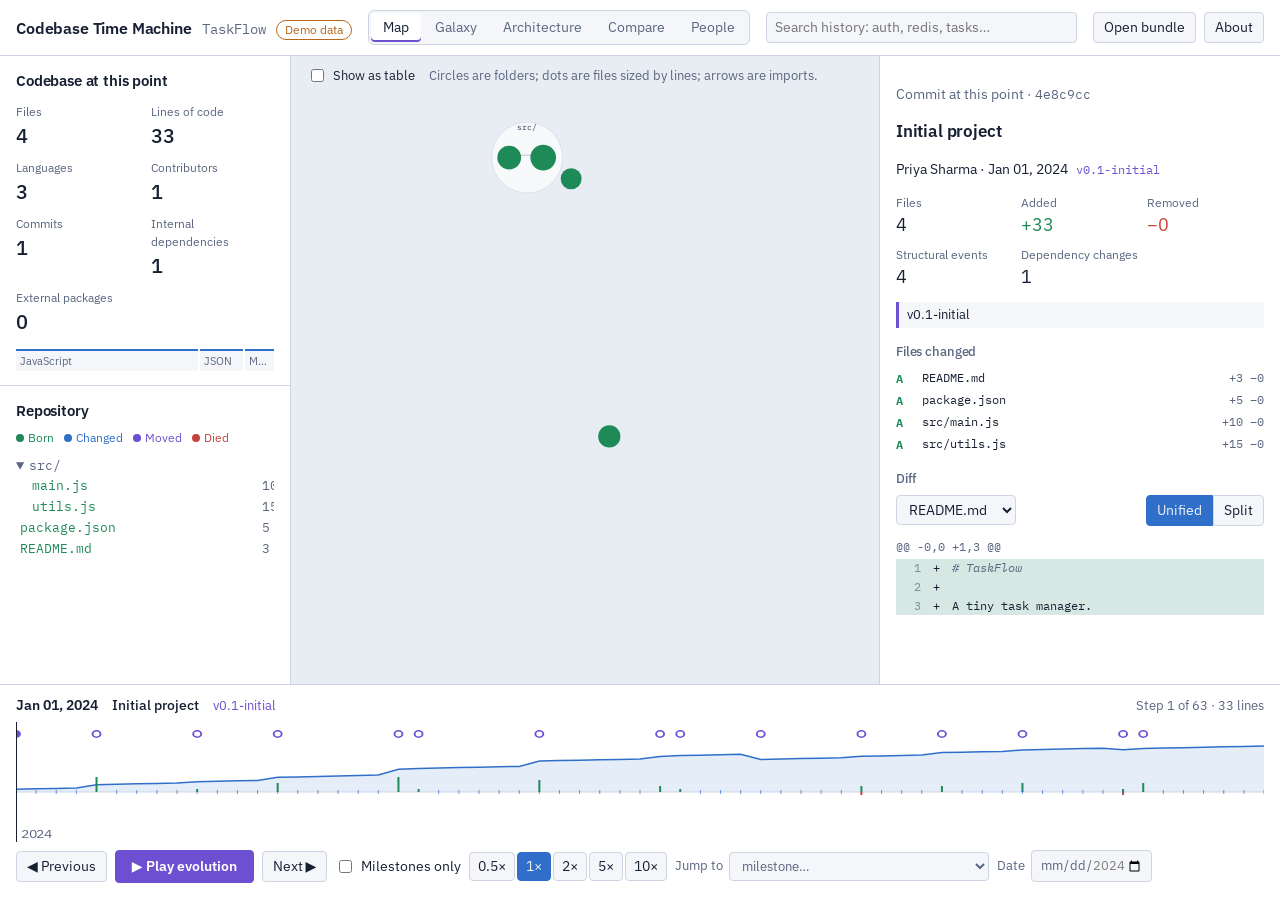
<file: demos/codebase-time-machine/index.html>
<!doctype html>
<html lang="en">
  <head>
    <meta charset="UTF-8" />
    <meta name="viewport" content="width=device-width, initial-scale=1, viewport-fit=cover" />
    <meta name="description" content="Explore the history, architecture, people and decisions hidden inside a Git repository." />
    <title>Codebase Time Machine</title>
    <link rel="preconnect" href="https://fonts.googleapis.com" />
    <link rel="preconnect" href="https://fonts.gstatic.com" crossorigin />
    <link href="https://fonts.googleapis.com/css2?family=IBM+Plex+Mono:wght@400;500&family=IBM+Plex+Sans:wght@400;500;600&display=swap" rel="stylesheet" />
    <script type="module" crossorigin>(function(){const t=document.createElement("link").relList;if(t&&t.supports&&t.supports("modulepreload"))return;for(const i of document.querySelectorAll('link[rel="modulepreload"]'))l(i);new MutationObserver(i=>{for(const o of i)if(o.type==="childList")for(const s of o.addedNodes)s.tagName==="LINK"&&s.rel==="modulepreload"&&l(s)}).observe(document,{childList:!0,subtree:!0});function n(i){const o={};return i.integrity&&(o.integrity=i.integrity),i.referrerPolicy&&(o.referrerPolicy=i.referrerPolicy),i.crossOrigin==="use-credentials"?o.credentials="include":i.crossOrigin==="anonymous"?o.credentials="omit":o.credentials="same-origin",o}function l(i){if(i.ep)return;i.ep=!0;const o=n(i);fetch(i.href,o)}})();var ba={exports:{}},Li={},Pa={exports:{}},I={};/**
 * @license React
 * react.production.min.js
 *
 * Copyright (c) Facebook, Inc. and its affiliates.
 *
 * This source code is licensed under the MIT license found in the
 * LICENSE file in the root directory of this source tree.
 */var sl=Symbol.for("react.element"),Hu=Symbol.for("react.portal"),Wu=Symbol.for("react.fragment"),Ju=Symbol.for("react.strict_mode"),Qu=Symbol.for("react.profiler"),Vu=Symbol.for("react.provider"),Ku=Symbol.for("react.context"),Yu=Symbol.for("react.forward_ref"),qu=Symbol.for("react.suspense"),Gu=Symbol.for("react.memo"),Xu=Symbol.for("react.lazy"),nr=Symbol.iterator;function Zu(e){return e===null||typeof e!="object"?null:(e=nr&&e[nr]||e["@@iterator"],typeof e=="function"?e:null)}var Ca={isMounted:function(){return!1},enqueueForceUpdate:function(){},enqueueReplaceState:function(){},enqueueSetState:function(){}},Ta=Object.assign,Na={};function Ln(e,t,n){this.props=e,this.context=t,this.refs=Na,this.updater=n||Ca}Ln.prototype.isReactComponent={};Ln.prototype.setState=function(e,t){if(typeof e!="object"&&typeof e!="function"&&e!=null)throw Error("setState(...): takes an object of state variables to update or a function which returns an object of state variables.");this.updater.enqueueSetState(this,e,t,"setState")};Ln.prototype.forceUpdate=function(e){this.updater.enqueueForceUpdate(this,e,"forceUpdate")};function Ma(){}Ma.prototype=Ln.prototype;function ss(e,t,n){this.props=e,this.context=t,this.refs=Na,this.updater=n||Ca}var rs=ss.prototype=new Ma;rs.constructor=ss;Ta(rs,Ln.prototype);rs.isPureReactComponent=!0;var lr=Array.isArray,Da=Object.prototype.hasOwnProperty,as={current:null},Ea={key:!0,ref:!0,__self:!0,__source:!0};function Ia(e,t,n){var l,i={},o=null,s=null;if(t!=null)for(l in t.ref!==void 0&&(s=t.ref),t.key!==void 0&&(o=""+t.key),t)Da.call(t,l)&&!Ea.hasOwnProperty(l)&&(i[l]=t[l]);var r=arguments.length-2;if(r===1)i.children=n;else if(1<r){for(var a=Array(r),d=0;d<r;d++)a[d]=arguments[d+2];i.children=a}if(e&&e.defaultProps)for(l in r=e.defaultProps,r)i[l]===void 0&&(i[l]=r[l]);return{$$typeof:sl,type:e,key:o,ref:s,props:i,_owner:as.current}}function ec(e,t){return{$$typeof:sl,type:e.type,key:t,ref:e.ref,props:e.props,_owner:e._owner}}function ds(e){return typeof e=="object"&&e!==null&&e.$$typeof===sl}function tc(e){var t={"=":"=0",":":"=2"};return"$"+e.replace(/[=:]/g,function(n){return t[n]})}var ir=/\/+/g;function Ai(e,t){return typeof e=="object"&&e!==null&&e.key!=null?tc(""+e.key):t.toString(36)}function Al(e,t,n,l,i){var o=typeof e;(o==="undefined"||o==="boolean")&&(e=null);var s=!1;if(e===null)s=!0;else switch(o){case"string":case"number":s=!0;break;case"object":switch(e.$$typeof){case sl:case Hu:s=!0}}if(s)return s=e,i=i(s),e=l===""?"."+Ai(s,0):l,lr(i)?(n="",e!=null&&(n=e.replace(ir,"$&/")+"/"),Al(i,t,n,"",function(d){return d})):i!=null&&(ds(i)&&(i=ec(i,n+(!i.key||s&&s.key===i.key?"":(""+i.key).replace(ir,"$&/")+"/")+e)),t.push(i)),1;if(s=0,l=l===""?".":l+":",lr(e))for(var r=0;r<e.length;r++){o=e[r];var a=l+Ai(o,r);s+=Al(o,t,n,a,i)}else if(a=Zu(e),typeof a=="function")for(e=a.call(e),r=0;!(o=e.next()).done;)o=o.value,a=l+Ai(o,r++),s+=Al(o,t,n,a,i);else if(o==="object")throw t=String(e),Error("Objects are not valid as a React child (found: "+(t==="[object Object]"?"object with keys {"+Object.keys(e).join(", ")+"}":t)+"). If you meant to render a collection of children, use an array instead.");return s}function fl(e,t,n){if(e==null)return e;var l=[],i=0;return Al(e,l,"","",function(o){return t.call(n,o,i++)}),l}function nc(e){if(e._status===-1){var t=e._result;t=t(),t.then(function(n){(e._status===0||e._status===-1)&&(e._status=1,e._result=n)},function(n){(e._status===0||e._status===-1)&&(e._status=2,e._result=n)}),e._status===-1&&(e._status=0,e._result=t)}if(e._status===1)return e._result.default;throw e._result}var he={current:null},Rl={transition:null},lc={ReactCurrentDispatcher:he,ReactCurrentBatchConfig:Rl,ReactCurrentOwner:as};function Aa(){throw Error("act(...) is not supported in production builds of React.")}I.Children={map:fl,forEach:function(e,t,n){fl(e,function(){t.apply(this,arguments)},n)},count:function(e){var t=0;return fl(e,function(){t++}),t},toArray:function(e){return fl(e,function(t){return t})||[]},only:function(e){if(!ds(e))throw Error("React.Children.only expected to receive a single React element child.");return e}};I.Component=Ln;I.Fragment=Wu;I.Profiler=Qu;I.PureComponent=ss;I.StrictMode=Ju;I.Suspense=qu;I.__SECRET_INTERNALS_DO_NOT_USE_OR_YOU_WILL_BE_FIRED=lc;I.act=Aa;I.cloneElement=function(e,t,n){if(e==null)throw Error("React.cloneElement(...): The argument must be a React element, but you passed "+e+".");var l=Ta({},e.props),i=e.key,o=e.ref,s=e._owner;if(t!=null){if(t.ref!==void 0&&(o=t.ref,s=as.current),t.key!==void 0&&(i=""+t.key),e.type&&e.type.defaultProps)var r=e.type.defaultProps;for(a in t)Da.call(t,a)&&!Ea.hasOwnProperty(a)&&(l[a]=t[a]===void 0&&r!==void 0?r[a]:t[a])}var a=arguments.length-2;if(a===1)l.children=n;else if(1<a){r=Array(a);for(var d=0;d<a;d++)r[d]=arguments[d+2];l.children=r}return{$$typeof:sl,type:e.type,key:i,ref:o,props:l,_owner:s}};I.createContext=function(e){return e={$$typeof:Ku,_currentValue:e,_currentValue2:e,_threadCount:0,Provider:null,Consumer:null,_defaultValue:null,_globalName:null},e.Provider={$$typeof:Vu,_context:e},e.Consumer=e};I.createElement=Ia;I.createFactory=function(e){var t=Ia.bind(null,e);return t.type=e,t};I.createRef=function(){return{current:null}};I.forwardRef=function(e){return{$$typeof:Yu,render:e}};I.isValidElement=ds;I.lazy=function(e){return{$$typeof:Xu,_payload:{_status:-1,_result:e},_init:nc}};I.memo=function(e,t){return{$$typeof:Gu,type:e,compare:t===void 0?null:t}};I.startTransition=function(e){var t=Rl.transition;Rl.transition={};try{e()}finally{Rl.transition=t}};I.unstable_act=Aa;I.useCallback=function(e,t){return he.current.useCallback(e,t)};I.useContext=function(e){return he.current.useContext(e)};I.useDebugValue=function(){};I.useDeferredValue=function(e){return he.current.useDeferredValue(e)};I.useEffect=function(e,t){return he.current.useEffect(e,t)};I.useId=function(){return he.current.useId()};I.useImperativeHandle=function(e,t,n){return he.current.useImperativeHandle(e,t,n)};I.useInsertionEffect=function(e,t){return he.current.useInsertionEffect(e,t)};I.useLayoutEffect=function(e,t){return he.current.useLayoutEffect(e,t)};I.useMemo=function(e,t){return he.current.useMemo(e,t)};I.useReducer=function(e,t,n){return he.current.useReducer(e,t,n)};I.useRef=function(e){return he.current.useRef(e)};I.useState=function(e){return he.current.useState(e)};I.useSyncExternalStore=function(e,t,n){return he.current.useSyncExternalStore(e,t,n)};I.useTransition=function(){return he.current.useTransition()};I.version="18.3.1";Pa.exports=I;var D=Pa.exports;/**
 * @license React
 * react-jsx-runtime.production.min.js
 *
 * Copyright (c) Facebook, Inc. and its affiliates.
 *
 * This source code is licensed under the MIT license found in the
 * LICENSE file in the root directory of this source tree.
 */var ic=D,oc=Symbol.for("react.element"),sc=Symbol.for("react.fragment"),rc=Object.prototype.hasOwnProperty,ac=ic.__SECRET_INTERNALS_DO_NOT_USE_OR_YOU_WILL_BE_FIRED.ReactCurrentOwner,dc={key:!0,ref:!0,__self:!0,__source:!0};function Ra(e,t,n){var l,i={},o=null,s=null;n!==void 0&&(o=""+n),t.key!==void 0&&(o=""+t.key),t.ref!==void 0&&(s=t.ref);for(l in t)rc.call(t,l)&&!dc.hasOwnProperty(l)&&(i[l]=t[l]);if(e&&e.defaultProps)for(l in t=e.defaultProps,t)i[l]===void 0&&(i[l]=t[l]);return{$$typeof:oc,type:e,key:o,ref:s,props:i,_owner:ac.current}}Li.Fragment=sc;Li.jsx=Ra;Li.jsxs=Ra;ba.exports=Li;var u=ba.exports,_a={exports:{}},be={},$a={exports:{}},Oa={};/**
 * @license React
 * scheduler.production.min.js
 *
 * Copyright (c) Facebook, Inc. and its affiliates.
 *
 * This source code is licensed under the MIT license found in the
 * LICENSE file in the root directory of this source tree.
 */(function(e){function t(P,M){var E=P.length;P.push(M);e:for(;0<E;){var K=E-1>>>1,te=P[K];if(0<i(te,M))P[K]=M,P[E]=te,E=K;else break e}}function n(P){return P.length===0?null:P[0]}function l(P){if(P.length===0)return null;var M=P[0],E=P.pop();if(E!==M){P[0]=E;e:for(var K=0,te=P.length,cl=te>>>1;K<cl;){var Pt=2*(K+1)-1,Ii=P[Pt],Ct=Pt+1,pl=P[Ct];if(0>i(Ii,E))Ct<te&&0>i(pl,Ii)?(P[K]=pl,P[Ct]=E,K=Ct):(P[K]=Ii,P[Pt]=E,K=Pt);else if(Ct<te&&0>i(pl,E))P[K]=pl,P[Ct]=E,K=Ct;else break e}}return M}function i(P,M){var E=P.sortIndex-M.sortIndex;return E!==0?E:P.id-M.id}if(typeof performance=="object"&&typeof performance.now=="function"){var o=performance;e.unstable_now=function(){return o.now()}}else{var s=Date,r=s.now();e.unstable_now=function(){return s.now()-r}}var a=[],d=[],c=1,h=null,p=3,x=!1,w=!1,g=!1,j=typeof setTimeout=="function"?setTimeout:null,m=typeof clearTimeout=="function"?clearTimeout:null,f=typeof setImmediate<"u"?setImmediate:null;typeof navigator<"u"&&navigator.scheduling!==void 0&&navigator.scheduling.isInputPending!==void 0&&navigator.scheduling.isInputPending.bind(navigator.scheduling);function L(P){for(var M=n(d);M!==null;){if(M.callback===null)l(d);else if(M.startTime<=P)l(d),M.sortIndex=M.expirationTime,t(a,M);else break;M=n(d)}}function y(P){if(g=!1,L(P),!w)if(n(a)!==null)w=!0,Ie(v);else{var M=n(d);M!==null&&Ae(y,M.startTime-P)}}function v(P,M){w=!1,g&&(g=!1,m(T),T=-1),x=!0;var E=p;try{for(L(M),h=n(a);h!==null&&(!(h.expirationTime>M)||P&&!_());){var K=h.callback;if(typeof K=="function"){h.callback=null,p=h.priorityLevel;var te=K(h.expirationTime<=M);M=e.unstable_now(),typeof te=="function"?h.callback=te:h===n(a)&&l(a),L(M)}else l(a);h=n(a)}if(h!==null)var cl=!0;else{var Pt=n(d);Pt!==null&&Ae(y,Pt.startTime-M),cl=!1}return cl}finally{h=null,p=E,x=!1}}var S=!1,b=null,T=-1,R=5,N=-1;function _(){return!(e.unstable_now()-N<R)}function ee(){if(b!==null){var P=e.unstable_now();N=P;var M=!0;try{M=b(!0,P)}finally{M?q():(S=!1,b=null)}}else S=!1}var q;if(typeof f=="function")q=function(){f(ee)};else if(typeof MessageChannel<"u"){var Ke=new MessageChannel,Ye=Ke.port2;Ke.port1.onmessage=ee,q=function(){Ye.postMessage(null)}}else q=function(){j(ee,0)};function Ie(P){b=P,S||(S=!0,q())}function Ae(P,M){T=j(function(){P(e.unstable_now())},M)}e.unstable_IdlePriority=5,e.unstable_ImmediatePriority=1,e.unstable_LowPriority=4,e.unstable_NormalPriority=3,e.unstable_Profiling=null,e.unstable_UserBlockingPriority=2,e.unstable_cancelCallback=function(P){P.callback=null},e.unstable_continueExecution=function(){w||x||(w=!0,Ie(v))},e.unstable_forceFrameRate=function(P){0>P||125<P?console.error("forceFrameRate takes a positive int between 0 and 125, forcing frame rates higher than 125 fps is not supported"):R=0<P?Math.floor(1e3/P):5},e.unstable_getCurrentPriorityLevel=function(){return p},e.unstable_getFirstCallbackNode=function(){return n(a)},e.unstable_next=function(P){switch(p){case 1:case 2:case 3:var M=3;break;default:M=p}var E=p;p=M;try{return P()}finally{p=E}},e.unstable_pauseExecution=function(){},e.unstable_requestPaint=function(){},e.unstable_runWithPriority=function(P,M){switch(P){case 1:case 2:case 3:case 4:case 5:break;default:P=3}var E=p;p=P;try{return M()}finally{p=E}},e.unstable_scheduleCallback=function(P,M,E){var K=e.unstable_now();switch(typeof E=="object"&&E!==null?(E=E.delay,E=typeof E=="number"&&0<E?K+E:K):E=K,P){case 1:var te=-1;break;case 2:te=250;break;case 5:te=1073741823;break;case 4:te=1e4;break;default:te=5e3}return te=E+te,P={id:c++,callback:M,priorityLevel:P,startTime:E,expirationTime:te,sortIndex:-1},E>K?(P.sortIndex=E,t(d,P),n(a)===null&&P===n(d)&&(g?(m(T),T=-1):g=!0,Ae(y,E-K))):(P.sortIndex=te,t(a,P),w||x||(w=!0,Ie(v))),P},e.unstable_shouldYield=_,e.unstable_wrapCallback=function(P){var M=p;return function(){var E=p;p=M;try{return P.apply(this,arguments)}finally{p=E}}}})(Oa);$a.exports=Oa;var uc=$a.exports;/**
 * @license React
 * react-dom.production.min.js
 *
 * Copyright (c) Facebook, Inc. and its affiliates.
 *
 * This source code is licensed under the MIT license found in the
 * LICENSE file in the root directory of this source tree.
 */var cc=D,Se=uc;function k(e){for(var t="https://reactjs.org/docs/error-decoder.html?invariant="+e,n=1;n<arguments.length;n++)t+="&args[]="+encodeURIComponent(arguments[n]);return"Minified React error #"+e+"; visit "+t+" for the full message or use the non-minified dev environment for full errors and additional helpful warnings."}var za=new Set,Hn={};function Ft(e,t){un(e,t),un(e+"Capture",t)}function un(e,t){for(Hn[e]=t,e=0;e<t.length;e++)za.add(t[e])}var tt=!(typeof window>"u"||typeof window.document>"u"||typeof window.document.createElement>"u"),fo=Object.prototype.hasOwnProperty,pc=/^[:A-Z_a-z\u00C0-\u00D6\u00D8-\u00F6\u00F8-\u02FF\u0370-\u037D\u037F-\u1FFF\u200C-\u200D\u2070-\u218F\u2C00-\u2FEF\u3001-\uD7FF\uF900-\uFDCF\uFDF0-\uFFFD][:A-Z_a-z\u00C0-\u00D6\u00D8-\u00F6\u00F8-\u02FF\u0370-\u037D\u037F-\u1FFF\u200C-\u200D\u2070-\u218F\u2C00-\u2FEF\u3001-\uD7FF\uF900-\uFDCF\uFDF0-\uFFFD\-.0-9\u00B7\u0300-\u036F\u203F-\u2040]*$/,or={},sr={};function fc(e){return fo.call(sr,e)?!0:fo.call(or,e)?!1:pc.test(e)?sr[e]=!0:(or[e]=!0,!1)}function hc(e,t,n,l){if(n!==null&&n.type===0)return!1;switch(typeof t){case"function":case"symbol":return!0;case"boolean":return l?!1:n!==null?!n.acceptsBooleans:(e=e.toLowerCase().slice(0,5),e!=="data-"&&e!=="aria-");default:return!1}}function mc(e,t,n,l){if(t===null||typeof t>"u"||hc(e,t,n,l))return!0;if(l)return!1;if(n!==null)switch(n.type){case 3:return!t;case 4:return t===!1;case 5:return isNaN(t);case 6:return isNaN(t)||1>t}return!1}function me(e,t,n,l,i,o,s){this.acceptsBooleans=t===2||t===3||t===4,this.attributeName=l,this.attributeNamespace=i,this.mustUseProperty=n,this.propertyName=e,this.type=t,this.sanitizeURL=o,this.removeEmptyString=s}var se={};"children dangerouslySetInnerHTML defaultValue defaultChecked innerHTML suppressContentEditableWarning suppressHydrationWarning style".split(" ").forEach(function(e){se[e]=new me(e,0,!1,e,null,!1,!1)});[["acceptCharset","accept-charset"],["className","class"],["htmlFor","for"],["httpEquiv","http-equiv"]].forEach(function(e){var t=e[0];se[t]=new me(t,1,!1,e[1],null,!1,!1)});["contentEditable","draggable","spellCheck","value"].forEach(function(e){se[e]=new me(e,2,!1,e.toLowerCase(),null,!1,!1)});["autoReverse","externalResourcesRequired","focusable","preserveAlpha"].forEach(function(e){se[e]=new me(e,2,!1,e,null,!1,!1)});"allowFullScreen async autoFocus autoPlay controls default defer disabled disablePictureInPicture disableRemotePlayback formNoValidate hidden loop noModule noValidate open playsInline readOnly required reversed scoped seamless itemScope".split(" ").forEach(function(e){se[e]=new me(e,3,!1,e.toLowerCase(),null,!1,!1)});["checked","multiple","muted","selected"].forEach(function(e){se[e]=new me(e,3,!0,e,null,!1,!1)});["capture","download"].forEach(function(e){se[e]=new me(e,4,!1,e,null,!1,!1)});["cols","rows","size","span"].forEach(function(e){se[e]=new me(e,6,!1,e,null,!1,!1)});["rowSpan","start"].forEach(function(e){se[e]=new me(e,5,!1,e.toLowerCase(),null,!1,!1)});var us=/[\-:]([a-z])/g;function cs(e){return e[1].toUpperCase()}"accent-height alignment-baseline arabic-form baseline-shift cap-height clip-path clip-rule color-interpolation color-interpolation-filters color-profile color-rendering dominant-baseline enable-background fill-opacity fill-rule flood-color flood-opacity font-family font-size font-size-adjust font-stretch font-style font-variant font-weight glyph-name glyph-orientation-horizontal glyph-orientation-vertical horiz-adv-x horiz-origin-x image-rendering letter-spacing lighting-color marker-end marker-mid marker-start overline-position overline-thickness paint-order panose-1 pointer-events rendering-intent shape-rendering stop-color stop-opacity strikethrough-position strikethrough-thickness stroke-dasharray stroke-dashoffset stroke-linecap stroke-linejoin stroke-miterlimit stroke-opacity stroke-width text-anchor text-decoration text-rendering underline-position underline-thickness unicode-bidi unicode-range units-per-em v-alphabetic v-hanging v-ideographic v-mathematical vector-effect vert-adv-y vert-origin-x vert-origin-y word-spacing writing-mode xmlns:xlink x-height".split(" ").forEach(function(e){var t=e.replace(us,cs);se[t]=new me(t,1,!1,e,null,!1,!1)});"xlink:actuate xlink:arcrole xlink:role xlink:show xlink:title xlink:type".split(" ").forEach(function(e){var t=e.replace(us,cs);se[t]=new me(t,1,!1,e,"http://www.w3.org/1999/xlink",!1,!1)});["xml:base","xml:lang","xml:space"].forEach(function(e){var t=e.replace(us,cs);se[t]=new me(t,1,!1,e,"http://www.w3.org/XML/1998/namespace",!1,!1)});["tabIndex","crossOrigin"].forEach(function(e){se[e]=new me(e,1,!1,e.toLowerCase(),null,!1,!1)});se.xlinkHref=new me("xlinkHref",1,!1,"xlink:href","http://www.w3.org/1999/xlink",!0,!1);["src","href","action","formAction"].forEach(function(e){se[e]=new me(e,1,!1,e.toLowerCase(),null,!0,!0)});function ps(e,t,n,l){var i=se.hasOwnProperty(t)?se[t]:null;(i!==null?i.type!==0:l||!(2<t.length)||t[0]!=="o"&&t[0]!=="O"||t[1]!=="n"&&t[1]!=="N")&&(mc(t,n,i,l)&&(n=null),l||i===null?fc(t)&&(n===null?e.removeAttribute(t):e.setAttribute(t,""+n)):i.mustUseProperty?e[i.propertyName]=n===null?i.type===3?!1:"":n:(t=i.attributeName,l=i.attributeNamespace,n===null?e.removeAttribute(t):(i=i.type,n=i===3||i===4&&n===!0?"":""+n,l?e.setAttributeNS(l,t,n):e.setAttribute(t,n))))}var ot=cc.__SECRET_INTERNALS_DO_NOT_USE_OR_YOU_WILL_BE_FIRED,hl=Symbol.for("react.element"),Jt=Symbol.for("react.portal"),Qt=Symbol.for("react.fragment"),fs=Symbol.for("react.strict_mode"),ho=Symbol.for("react.profiler"),Ua=Symbol.for("react.provider"),Fa=Symbol.for("react.context"),hs=Symbol.for("react.forward_ref"),mo=Symbol.for("react.suspense"),yo=Symbol.for("react.suspense_list"),ms=Symbol.for("react.memo"),rt=Symbol.for("react.lazy"),Ba=Symbol.for("react.offscreen"),rr=Symbol.iterator;function gn(e){return e===null||typeof e!="object"?null:(e=rr&&e[rr]||e["@@iterator"],typeof e=="function"?e:null)}var J=Object.assign,Ri;function Nn(e){if(Ri===void 0)try{throw Error()}catch(n){var t=n.stack.trim().match(/\n( *(at )?)/);Ri=t&&t[1]||""}return`
`+Ri+e}var _i=!1;function $i(e,t){if(!e||_i)return"";_i=!0;var n=Error.prepareStackTrace;Error.prepareStackTrace=void 0;try{if(t)if(t=function(){throw Error()},Object.defineProperty(t.prototype,"props",{set:function(){throw Error()}}),typeof Reflect=="object"&&Reflect.construct){try{Reflect.construct(t,[])}catch(d){var l=d}Reflect.construct(e,[],t)}else{try{t.call()}catch(d){l=d}e.call(t.prototype)}else{try{throw Error()}catch(d){l=d}e()}}catch(d){if(d&&l&&typeof d.stack=="string"){for(var i=d.stack.split(`
`),o=l.stack.split(`
`),s=i.length-1,r=o.length-1;1<=s&&0<=r&&i[s]!==o[r];)r--;for(;1<=s&&0<=r;s--,r--)if(i[s]!==o[r]){if(s!==1||r!==1)do if(s--,r--,0>r||i[s]!==o[r]){var a=`
`+i[s].replace(" at new "," at ");return e.displayName&&a.includes("<anonymous>")&&(a=a.replace("<anonymous>",e.displayName)),a}while(1<=s&&0<=r);break}}}finally{_i=!1,Error.prepareStackTrace=n}return(e=e?e.displayName||e.name:"")?Nn(e):""}function yc(e){switch(e.tag){case 5:return Nn(e.type);case 16:return Nn("Lazy");case 13:return Nn("Suspense");case 19:return Nn("SuspenseList");case 0:case 2:case 15:return e=$i(e.type,!1),e;case 11:return e=$i(e.type.render,!1),e;case 1:return e=$i(e.type,!0),e;default:return""}}function Lo(e){if(e==null)return null;if(typeof e=="function")return e.displayName||e.name||null;if(typeof e=="string")return e;switch(e){case Qt:return"Fragment";case Jt:return"Portal";case ho:return"Profiler";case fs:return"StrictMode";case mo:return"Suspense";case yo:return"SuspenseList"}if(typeof e=="object")switch(e.$$typeof){case Fa:return(e.displayName||"Context")+".Consumer";case Ua:return(e._context.displayName||"Context")+".Provider";case hs:var t=e.render;return e=e.displayName,e||(e=t.displayName||t.name||"",e=e!==""?"ForwardRef("+e+")":"ForwardRef"),e;case ms:return t=e.displayName||null,t!==null?t:Lo(e.type)||"Memo";case rt:t=e._payload,e=e._init;try{return Lo(e(t))}catch{}}return null}function Lc(e){var t=e.type;switch(e.tag){case 24:return"Cache";case 9:return(t.displayName||"Context")+".Consumer";case 10:return(t._context.displayName||"Context")+".Provider";case 18:return"DehydratedFragment";case 11:return e=t.render,e=e.displayName||e.name||"",t.displayName||(e!==""?"ForwardRef("+e+")":"ForwardRef");case 7:return"Fragment";case 5:return t;case 4:return"Portal";case 3:return"Root";case 6:return"Text";case 16:return Lo(t);case 8:return t===fs?"StrictMode":"Mode";case 22:return"Offscreen";case 12:return"Profiler";case 21:return"Scope";case 13:return"Suspense";case 19:return"SuspenseList";case 25:return"TracingMarker";case 1:case 0:case 17:case 2:case 14:case 15:if(typeof t=="function")return t.displayName||t.name||null;if(typeof t=="string")return t}return null}function vt(e){switch(typeof e){case"boolean":case"number":case"string":case"undefined":return e;case"object":return e;default:return""}}function Ha(e){var t=e.type;return(e=e.nodeName)&&e.toLowerCase()==="input"&&(t==="checkbox"||t==="radio")}function xc(e){var t=Ha(e)?"checked":"value",n=Object.getOwnPropertyDescriptor(e.constructor.prototype,t),l=""+e[t];if(!e.hasOwnProperty(t)&&typeof n<"u"&&typeof n.get=="function"&&typeof n.set=="function"){var i=n.get,o=n.set;return Object.defineProperty(e,t,{configurable:!0,get:function(){return i.call(this)},set:function(s){l=""+s,o.call(this,s)}}),Object.defineProperty(e,t,{enumerable:n.enumerable}),{getValue:function(){return l},setValue:function(s){l=""+s},stopTracking:function(){e._valueTracker=null,delete e[t]}}}}function ml(e){e._valueTracker||(e._valueTracker=xc(e))}function Wa(e){if(!e)return!1;var t=e._valueTracker;if(!t)return!0;var n=t.getValue(),l="";return e&&(l=Ha(e)?e.checked?"true":"false":e.value),e=l,e!==n?(t.setValue(e),!0):!1}function Ql(e){if(e=e||(typeof document<"u"?document:void 0),typeof e>"u")return null;try{return e.activeElement||e.body}catch{return e.body}}function xo(e,t){var n=t.checked;return J({},t,{defaultChecked:void 0,defaultValue:void 0,value:void 0,checked:n??e._wrapperState.initialChecked})}function ar(e,t){var n=t.defaultValue==null?"":t.defaultValue,l=t.checked!=null?t.checked:t.defaultChecked;n=vt(t.value!=null?t.value:n),e._wrapperState={initialChecked:l,initialValue:n,controlled:t.type==="checkbox"||t.type==="radio"?t.checked!=null:t.value!=null}}function Ja(e,t){t=t.checked,t!=null&&ps(e,"checked",t,!1)}function wo(e,t){Ja(e,t);var n=vt(t.value),l=t.type;if(n!=null)l==="number"?(n===0&&e.value===""||e.value!=n)&&(e.value=""+n):e.value!==""+n&&(e.value=""+n);else if(l==="submit"||l==="reset"){e.removeAttribute("value");return}t.hasOwnProperty("value")?go(e,t.type,n):t.hasOwnProperty("defaultValue")&&go(e,t.type,vt(t.defaultValue)),t.checked==null&&t.defaultChecked!=null&&(e.defaultChecked=!!t.defaultChecked)}function dr(e,t,n){if(t.hasOwnProperty("value")||t.hasOwnProperty("defaultValue")){var l=t.type;if(!(l!=="submit"&&l!=="reset"||t.value!==void 0&&t.value!==null))return;t=""+e._wrapperState.initialValue,n||t===e.value||(e.value=t),e.defaultValue=t}n=e.name,n!==""&&(e.name=""),e.defaultChecked=!!e._wrapperState.initialChecked,n!==""&&(e.name=n)}function go(e,t,n){(t!=="number"||Ql(e.ownerDocument)!==e)&&(n==null?e.defaultValue=""+e._wrapperState.initialValue:e.defaultValue!==""+n&&(e.defaultValue=""+n))}var Mn=Array.isArray;function ln(e,t,n,l){if(e=e.options,t){t={};for(var i=0;i<n.length;i++)t["$"+n[i]]=!0;for(n=0;n<e.length;n++)i=t.hasOwnProperty("$"+e[n].value),e[n].selected!==i&&(e[n].selected=i),i&&l&&(e[n].defaultSelected=!0)}else{for(n=""+vt(n),t=null,i=0;i<e.length;i++){if(e[i].value===n){e[i].selected=!0,l&&(e[i].defaultSelected=!0);return}t!==null||e[i].disabled||(t=e[i])}t!==null&&(t.selected=!0)}}function vo(e,t){if(t.dangerouslySetInnerHTML!=null)throw Error(k(91));return J({},t,{value:void 0,defaultValue:void 0,children:""+e._wrapperState.initialValue})}function ur(e,t){var n=t.value;if(n==null){if(n=t.children,t=t.defaultValue,n!=null){if(t!=null)throw Error(k(92));if(Mn(n)){if(1<n.length)throw Error(k(93));n=n[0]}t=n}t==null&&(t=""),n=t}e._wrapperState={initialValue:vt(n)}}function Qa(e,t){var n=vt(t.value),l=vt(t.defaultValue);n!=null&&(n=""+n,n!==e.value&&(e.value=n),t.defaultValue==null&&e.defaultValue!==n&&(e.defaultValue=n)),l!=null&&(e.defaultValue=""+l)}function cr(e){var t=e.textContent;t===e._wrapperState.initialValue&&t!==""&&t!==null&&(e.value=t)}function Va(e){switch(e){case"svg":return"http://www.w3.org/2000/svg";case"math":return"http://www.w3.org/1998/Math/MathML";default:return"http://www.w3.org/1999/xhtml"}}function ko(e,t){return e==null||e==="http://www.w3.org/1999/xhtml"?Va(t):e==="http://www.w3.org/2000/svg"&&t==="foreignObject"?"http://www.w3.org/1999/xhtml":e}var yl,Ka=function(e){return typeof MSApp<"u"&&MSApp.execUnsafeLocalFunction?function(t,n,l,i){MSApp.execUnsafeLocalFunction(function(){return e(t,n,l,i)})}:e}(function(e,t){if(e.namespaceURI!=="http://www.w3.org/2000/svg"||"innerHTML"in e)e.innerHTML=t;else{for(yl=yl||document.createElement("div"),yl.innerHTML="<svg>"+t.valueOf().toString()+"</svg>",t=yl.firstChild;e.firstChild;)e.removeChild(e.firstChild);for(;t.firstChild;)e.appendChild(t.firstChild)}});function Wn(e,t){if(t){var n=e.firstChild;if(n&&n===e.lastChild&&n.nodeType===3){n.nodeValue=t;return}}e.textContent=t}var An={animationIterationCount:!0,aspectRatio:!0,borderImageOutset:!0,borderImageSlice:!0,borderImageWidth:!0,boxFlex:!0,boxFlexGroup:!0,boxOrdinalGroup:!0,columnCount:!0,columns:!0,flex:!0,flexGrow:!0,flexPositive:!0,flexShrink:!0,flexNegative:!0,flexOrder:!0,gridArea:!0,gridRow:!0,gridRowEnd:!0,gridRowSpan:!0,gridRowStart:!0,gridColumn:!0,gridColumnEnd:!0,gridColumnSpan:!0,gridColumnStart:!0,fontWeight:!0,lineClamp:!0,lineHeight:!0,opacity:!0,order:!0,orphans:!0,tabSize:!0,widows:!0,zIndex:!0,zoom:!0,fillOpacity:!0,floodOpacity:!0,stopOpacity:!0,strokeDasharray:!0,strokeDashoffset:!0,strokeMiterlimit:!0,strokeOpacity:!0,strokeWidth:!0},wc=["Webkit","ms","Moz","O"];Object.keys(An).forEach(function(e){wc.forEach(function(t){t=t+e.charAt(0).toUpperCase()+e.substring(1),An[t]=An[e]})});function Ya(e,t,n){return t==null||typeof t=="boolean"||t===""?"":n||typeof t!="number"||t===0||An.hasOwnProperty(e)&&An[e]?(""+t).trim():t+"px"}function qa(e,t){e=e.style;for(var n in t)if(t.hasOwnProperty(n)){var l=n.indexOf("--")===0,i=Ya(n,t[n],l);n==="float"&&(n="cssFloat"),l?e.setProperty(n,i):e[n]=i}}var gc=J({menuitem:!0},{area:!0,base:!0,br:!0,col:!0,embed:!0,hr:!0,img:!0,input:!0,keygen:!0,link:!0,meta:!0,param:!0,source:!0,track:!0,wbr:!0});function jo(e,t){if(t){if(gc[e]&&(t.children!=null||t.dangerouslySetInnerHTML!=null))throw Error(k(137,e));if(t.dangerouslySetInnerHTML!=null){if(t.children!=null)throw Error(k(60));if(typeof t.dangerouslySetInnerHTML!="object"||!("__html"in t.dangerouslySetInnerHTML))throw Error(k(61))}if(t.style!=null&&typeof t.style!="object")throw Error(k(62))}}function So(e,t){if(e.indexOf("-")===-1)return typeof t.is=="string";switch(e){case"annotation-xml":case"color-profile":case"font-face":case"font-face-src":case"font-face-uri":case"font-face-format":case"font-face-name":case"missing-glyph":return!1;default:return!0}}var bo=null;function ys(e){return e=e.target||e.srcElement||window,e.correspondingUseElement&&(e=e.correspondingUseElement),e.nodeType===3?e.parentNode:e}var Po=null,on=null,sn=null;function pr(e){if(e=dl(e)){if(typeof Po!="function")throw Error(k(280));var t=e.stateNode;t&&(t=ki(t),Po(e.stateNode,e.type,t))}}function Ga(e){on?sn?sn.push(e):sn=[e]:on=e}function Xa(){if(on){var e=on,t=sn;if(sn=on=null,pr(e),t)for(e=0;e<t.length;e++)pr(t[e])}}function Za(e,t){return e(t)}function ed(){}var Oi=!1;function td(e,t,n){if(Oi)return e(t,n);Oi=!0;try{return Za(e,t,n)}finally{Oi=!1,(on!==null||sn!==null)&&(ed(),Xa())}}function Jn(e,t){var n=e.stateNode;if(n===null)return null;var l=ki(n);if(l===null)return null;n=l[t];e:switch(t){case"onClick":case"onClickCapture":case"onDoubleClick":case"onDoubleClickCapture":case"onMouseDown":case"onMouseDownCapture":case"onMouseMove":case"onMouseMoveCapture":case"onMouseUp":case"onMouseUpCapture":case"onMouseEnter":(l=!l.disabled)||(e=e.type,l=!(e==="button"||e==="input"||e==="select"||e==="textarea")),e=!l;break e;default:e=!1}if(e)return null;if(n&&typeof n!="function")throw Error(k(231,t,typeof n));return n}var Co=!1;if(tt)try{var vn={};Object.defineProperty(vn,"passive",{get:function(){Co=!0}}),window.addEventListener("test",vn,vn),window.removeEventListener("test",vn,vn)}catch{Co=!1}function vc(e,t,n,l,i,o,s,r,a){var d=Array.prototype.slice.call(arguments,3);try{t.apply(n,d)}catch(c){this.onError(c)}}var Rn=!1,Vl=null,Kl=!1,To=null,kc={onError:function(e){Rn=!0,Vl=e}};function jc(e,t,n,l,i,o,s,r,a){Rn=!1,Vl=null,vc.apply(kc,arguments)}function Sc(e,t,n,l,i,o,s,r,a){if(jc.apply(this,arguments),Rn){if(Rn){var d=Vl;Rn=!1,Vl=null}else throw Error(k(198));Kl||(Kl=!0,To=d)}}function Bt(e){var t=e,n=e;if(e.alternate)for(;t.return;)t=t.return;else{e=t;do t=e,t.flags&4098&&(n=t.return),e=t.return;while(e)}return t.tag===3?n:null}function nd(e){if(e.tag===13){var t=e.memoizedState;if(t===null&&(e=e.alternate,e!==null&&(t=e.memoizedState)),t!==null)return t.dehydrated}return null}function fr(e){if(Bt(e)!==e)throw Error(k(188))}function bc(e){var t=e.alternate;if(!t){if(t=Bt(e),t===null)throw Error(k(188));return t!==e?null:e}for(var n=e,l=t;;){var i=n.return;if(i===null)break;var o=i.alternate;if(o===null){if(l=i.return,l!==null){n=l;continue}break}if(i.child===o.child){for(o=i.child;o;){if(o===n)return fr(i),e;if(o===l)return fr(i),t;o=o.sibling}throw Error(k(188))}if(n.return!==l.return)n=i,l=o;else{for(var s=!1,r=i.child;r;){if(r===n){s=!0,n=i,l=o;break}if(r===l){s=!0,l=i,n=o;break}r=r.sibling}if(!s){for(r=o.child;r;){if(r===n){s=!0,n=o,l=i;break}if(r===l){s=!0,l=o,n=i;break}r=r.sibling}if(!s)throw Error(k(189))}}if(n.alternate!==l)throw Error(k(190))}if(n.tag!==3)throw Error(k(188));return n.stateNode.current===n?e:t}function ld(e){return e=bc(e),e!==null?id(e):null}function id(e){if(e.tag===5||e.tag===6)return e;for(e=e.child;e!==null;){var t=id(e);if(t!==null)return t;e=e.sibling}return null}var od=Se.unstable_scheduleCallback,hr=Se.unstable_cancelCallback,Pc=Se.unstable_shouldYield,Cc=Se.unstable_requestPaint,Y=Se.unstable_now,Tc=Se.unstable_getCurrentPriorityLevel,Ls=Se.unstable_ImmediatePriority,sd=Se.unstable_UserBlockingPriority,Yl=Se.unstable_NormalPriority,Nc=Se.unstable_LowPriority,rd=Se.unstable_IdlePriority,xi=null,Qe=null;function Mc(e){if(Qe&&typeof Qe.onCommitFiberRoot=="function")try{Qe.onCommitFiberRoot(xi,e,void 0,(e.current.flags&128)===128)}catch{}}var Ue=Math.clz32?Math.clz32:Ic,Dc=Math.log,Ec=Math.LN2;function Ic(e){return e>>>=0,e===0?32:31-(Dc(e)/Ec|0)|0}var Ll=64,xl=4194304;function Dn(e){switch(e&-e){case 1:return 1;case 2:return 2;case 4:return 4;case 8:return 8;case 16:return 16;case 32:return 32;case 64:case 128:case 256:case 512:case 1024:case 2048:case 4096:case 8192:case 16384:case 32768:case 65536:case 131072:case 262144:case 524288:case 1048576:case 2097152:return e&4194240;case 4194304:case 8388608:case 16777216:case 33554432:case 67108864:return e&130023424;case 134217728:return 134217728;case 268435456:return 268435456;case 536870912:return 536870912;case 1073741824:return 1073741824;default:return e}}function ql(e,t){var n=e.pendingLanes;if(n===0)return 0;var l=0,i=e.suspendedLanes,o=e.pingedLanes,s=n&268435455;if(s!==0){var r=s&~i;r!==0?l=Dn(r):(o&=s,o!==0&&(l=Dn(o)))}else s=n&~i,s!==0?l=Dn(s):o!==0&&(l=Dn(o));if(l===0)return 0;if(t!==0&&t!==l&&!(t&i)&&(i=l&-l,o=t&-t,i>=o||i===16&&(o&4194240)!==0))return t;if(l&4&&(l|=n&16),t=e.entangledLanes,t!==0)for(e=e.entanglements,t&=l;0<t;)n=31-Ue(t),i=1<<n,l|=e[n],t&=~i;return l}function Ac(e,t){switch(e){case 1:case 2:case 4:return t+250;case 8:case 16:case 32:case 64:case 128:case 256:case 512:case 1024:case 2048:case 4096:case 8192:case 16384:case 32768:case 65536:case 131072:case 262144:case 524288:case 1048576:case 2097152:return t+5e3;case 4194304:case 8388608:case 16777216:case 33554432:case 67108864:return-1;case 134217728:case 268435456:case 536870912:case 1073741824:return-1;default:return-1}}function Rc(e,t){for(var n=e.suspendedLanes,l=e.pingedLanes,i=e.expirationTimes,o=e.pendingLanes;0<o;){var s=31-Ue(o),r=1<<s,a=i[s];a===-1?(!(r&n)||r&l)&&(i[s]=Ac(r,t)):a<=t&&(e.expiredLanes|=r),o&=~r}}function No(e){return e=e.pendingLanes&-1073741825,e!==0?e:e&1073741824?1073741824:0}function ad(){var e=Ll;return Ll<<=1,!(Ll&4194240)&&(Ll=64),e}function zi(e){for(var t=[],n=0;31>n;n++)t.push(e);return t}function rl(e,t,n){e.pendingLanes|=t,t!==536870912&&(e.suspendedLanes=0,e.pingedLanes=0),e=e.eventTimes,t=31-Ue(t),e[t]=n}function _c(e,t){var n=e.pendingLanes&~t;e.pendingLanes=t,e.suspendedLanes=0,e.pingedLanes=0,e.expiredLanes&=t,e.mutableReadLanes&=t,e.entangledLanes&=t,t=e.entanglements;var l=e.eventTimes;for(e=e.expirationTimes;0<n;){var i=31-Ue(n),o=1<<i;t[i]=0,l[i]=-1,e[i]=-1,n&=~o}}function xs(e,t){var n=e.entangledLanes|=t;for(e=e.entanglements;n;){var l=31-Ue(n),i=1<<l;i&t|e[l]&t&&(e[l]|=t),n&=~i}}var $=0;function dd(e){return e&=-e,1<e?4<e?e&268435455?16:536870912:4:1}var ud,ws,cd,pd,fd,Mo=!1,wl=[],ft=null,ht=null,mt=null,Qn=new Map,Vn=new Map,dt=[],$c="mousedown mouseup touchcancel touchend touchstart auxclick dblclick pointercancel pointerdown pointerup dragend dragstart drop compositionend compositionstart keydown keypress keyup input textInput copy cut paste click change contextmenu reset submit".split(" ");function mr(e,t){switch(e){case"focusin":case"focusout":ft=null;break;case"dragenter":case"dragleave":ht=null;break;case"mouseover":case"mouseout":mt=null;break;case"pointerover":case"pointerout":Qn.delete(t.pointerId);break;case"gotpointercapture":case"lostpointercapture":Vn.delete(t.pointerId)}}function kn(e,t,n,l,i,o){return e===null||e.nativeEvent!==o?(e={blockedOn:t,domEventName:n,eventSystemFlags:l,nativeEvent:o,targetContainers:[i]},t!==null&&(t=dl(t),t!==null&&ws(t)),e):(e.eventSystemFlags|=l,t=e.targetContainers,i!==null&&t.indexOf(i)===-1&&t.push(i),e)}function Oc(e,t,n,l,i){switch(t){case"focusin":return ft=kn(ft,e,t,n,l,i),!0;case"dragenter":return ht=kn(ht,e,t,n,l,i),!0;case"mouseover":return mt=kn(mt,e,t,n,l,i),!0;case"pointerover":var o=i.pointerId;return Qn.set(o,kn(Qn.get(o)||null,e,t,n,l,i)),!0;case"gotpointercapture":return o=i.pointerId,Vn.set(o,kn(Vn.get(o)||null,e,t,n,l,i)),!0}return!1}function hd(e){var t=Dt(e.target);if(t!==null){var n=Bt(t);if(n!==null){if(t=n.tag,t===13){if(t=nd(n),t!==null){e.blockedOn=t,fd(e.priority,function(){cd(n)});return}}else if(t===3&&n.stateNode.current.memoizedState.isDehydrated){e.blockedOn=n.tag===3?n.stateNode.containerInfo:null;return}}}e.blockedOn=null}function _l(e){if(e.blockedOn!==null)return!1;for(var t=e.targetContainers;0<t.length;){var n=Do(e.domEventName,e.eventSystemFlags,t[0],e.nativeEvent);if(n===null){n=e.nativeEvent;var l=new n.constructor(n.type,n);bo=l,n.target.dispatchEvent(l),bo=null}else return t=dl(n),t!==null&&ws(t),e.blockedOn=n,!1;t.shift()}return!0}function yr(e,t,n){_l(e)&&n.delete(t)}function zc(){Mo=!1,ft!==null&&_l(ft)&&(ft=null),ht!==null&&_l(ht)&&(ht=null),mt!==null&&_l(mt)&&(mt=null),Qn.forEach(yr),Vn.forEach(yr)}function jn(e,t){e.blockedOn===t&&(e.blockedOn=null,Mo||(Mo=!0,Se.unstable_scheduleCallback(Se.unstable_NormalPriority,zc)))}function Kn(e){function t(i){return jn(i,e)}if(0<wl.length){jn(wl[0],e);for(var n=1;n<wl.length;n++){var l=wl[n];l.blockedOn===e&&(l.blockedOn=null)}}for(ft!==null&&jn(ft,e),ht!==null&&jn(ht,e),mt!==null&&jn(mt,e),Qn.forEach(t),Vn.forEach(t),n=0;n<dt.length;n++)l=dt[n],l.blockedOn===e&&(l.blockedOn=null);for(;0<dt.length&&(n=dt[0],n.blockedOn===null);)hd(n),n.blockedOn===null&&dt.shift()}var rn=ot.ReactCurrentBatchConfig,Gl=!0;function Uc(e,t,n,l){var i=$,o=rn.transition;rn.transition=null;try{$=1,gs(e,t,n,l)}finally{$=i,rn.transition=o}}function Fc(e,t,n,l){var i=$,o=rn.transition;rn.transition=null;try{$=4,gs(e,t,n,l)}finally{$=i,rn.transition=o}}function gs(e,t,n,l){if(Gl){var i=Do(e,t,n,l);if(i===null)Yi(e,t,l,Xl,n),mr(e,l);else if(Oc(i,e,t,n,l))l.stopPropagation();else if(mr(e,l),t&4&&-1<$c.indexOf(e)){for(;i!==null;){var o=dl(i);if(o!==null&&ud(o),o=Do(e,t,n,l),o===null&&Yi(e,t,l,Xl,n),o===i)break;i=o}i!==null&&l.stopPropagation()}else Yi(e,t,l,null,n)}}var Xl=null;function Do(e,t,n,l){if(Xl=null,e=ys(l),e=Dt(e),e!==null)if(t=Bt(e),t===null)e=null;else if(n=t.tag,n===13){if(e=nd(t),e!==null)return e;e=null}else if(n===3){if(t.stateNode.current.memoizedState.isDehydrated)return t.tag===3?t.stateNode.containerInfo:null;e=null}else t!==e&&(e=null);return Xl=e,null}function md(e){switch(e){case"cancel":case"click":case"close":case"contextmenu":case"copy":case"cut":case"auxclick":case"dblclick":case"dragend":case"dragstart":case"drop":case"focusin":case"focusout":case"input":case"invalid":case"keydown":case"keypress":case"keyup":case"mousedown":case"mouseup":case"paste":case"pause":case"play":case"pointercancel":case"pointerdown":case"pointerup":case"ratechange":case"reset":case"resize":case"seeked":case"submit":case"touchcancel":case"touchend":case"touchstart":case"volumechange":case"change":case"selectionchange":case"textInput":case"compositionstart":case"compositionend":case"compositionupdate":case"beforeblur":case"afterblur":case"beforeinput":case"blur":case"fullscreenchange":case"focus":case"hashchange":case"popstate":case"select":case"selectstart":return 1;case"drag":case"dragenter":case"dragexit":case"dragleave":case"dragover":case"mousemove":case"mouseout":case"mouseover":case"pointermove":case"pointerout":case"pointerover":case"scroll":case"toggle":case"touchmove":case"wheel":case"mouseenter":case"mouseleave":case"pointerenter":case"pointerleave":return 4;case"message":switch(Tc()){case Ls:return 1;case sd:return 4;case Yl:case Nc:return 16;case rd:return 536870912;default:return 16}default:return 16}}var ct=null,vs=null,$l=null;function yd(){if($l)return $l;var e,t=vs,n=t.length,l,i="value"in ct?ct.value:ct.textContent,o=i.length;for(e=0;e<n&&t[e]===i[e];e++);var s=n-e;for(l=1;l<=s&&t[n-l]===i[o-l];l++);return $l=i.slice(e,1<l?1-l:void 0)}function Ol(e){var t=e.keyCode;return"charCode"in e?(e=e.charCode,e===0&&t===13&&(e=13)):e=t,e===10&&(e=13),32<=e||e===13?e:0}function gl(){return!0}function Lr(){return!1}function Pe(e){function t(n,l,i,o,s){this._reactName=n,this._targetInst=i,this.type=l,this.nativeEvent=o,this.target=s,this.currentTarget=null;for(var r in e)e.hasOwnProperty(r)&&(n=e[r],this[r]=n?n(o):o[r]);return this.isDefaultPrevented=(o.defaultPrevented!=null?o.defaultPrevented:o.returnValue===!1)?gl:Lr,this.isPropagationStopped=Lr,this}return J(t.prototype,{preventDefault:function(){this.defaultPrevented=!0;var n=this.nativeEvent;n&&(n.preventDefault?n.preventDefault():typeof n.returnValue!="unknown"&&(n.returnValue=!1),this.isDefaultPrevented=gl)},stopPropagation:function(){var n=this.nativeEvent;n&&(n.stopPropagation?n.stopPropagation():typeof n.cancelBubble!="unknown"&&(n.cancelBubble=!0),this.isPropagationStopped=gl)},persist:function(){},isPersistent:gl}),t}var xn={eventPhase:0,bubbles:0,cancelable:0,timeStamp:function(e){return e.timeStamp||Date.now()},defaultPrevented:0,isTrusted:0},ks=Pe(xn),al=J({},xn,{view:0,detail:0}),Bc=Pe(al),Ui,Fi,Sn,wi=J({},al,{screenX:0,screenY:0,clientX:0,clientY:0,pageX:0,pageY:0,ctrlKey:0,shiftKey:0,altKey:0,metaKey:0,getModifierState:js,button:0,buttons:0,relatedTarget:function(e){return e.relatedTarget===void 0?e.fromElement===e.srcElement?e.toElement:e.fromElement:e.relatedTarget},movementX:function(e){return"movementX"in e?e.movementX:(e!==Sn&&(Sn&&e.type==="mousemove"?(Ui=e.screenX-Sn.screenX,Fi=e.screenY-Sn.screenY):Fi=Ui=0,Sn=e),Ui)},movementY:function(e){return"movementY"in e?e.movementY:Fi}}),xr=Pe(wi),Hc=J({},wi,{dataTransfer:0}),Wc=Pe(Hc),Jc=J({},al,{relatedTarget:0}),Bi=Pe(Jc),Qc=J({},xn,{animationName:0,elapsedTime:0,pseudoElement:0}),Vc=Pe(Qc),Kc=J({},xn,{clipboardData:function(e){return"clipboardData"in e?e.clipboardData:window.clipboardData}}),Yc=Pe(Kc),qc=J({},xn,{data:0}),wr=Pe(qc),Gc={Esc:"Escape",Spacebar:" ",Left:"ArrowLeft",Up:"ArrowUp",Right:"ArrowRight",Down:"ArrowDown",Del:"Delete",Win:"OS",Menu:"ContextMenu",Apps:"ContextMenu",Scroll:"ScrollLock",MozPrintableKey:"Unidentified"},Xc={8:"Backspace",9:"Tab",12:"Clear",13:"Enter",16:"Shift",17:"Control",18:"Alt",19:"Pause",20:"CapsLock",27:"Escape",32:" ",33:"PageUp",34:"PageDown",35:"End",36:"Home",37:"ArrowLeft",38:"ArrowUp",39:"ArrowRight",40:"ArrowDown",45:"Insert",46:"Delete",112:"F1",113:"F2",114:"F3",115:"F4",116:"F5",117:"F6",118:"F7",119:"F8",120:"F9",121:"F10",122:"F11",123:"F12",144:"NumLock",145:"ScrollLock",224:"Meta"},Zc={Alt:"altKey",Control:"ctrlKey",Meta:"metaKey",Shift:"shiftKey"};function ep(e){var t=this.nativeEvent;return t.getModifierState?t.getModifierState(e):(e=Zc[e])?!!t[e]:!1}function js(){return ep}var tp=J({},al,{key:function(e){if(e.key){var t=Gc[e.key]||e.key;if(t!=="Unidentified")return t}return e.type==="keypress"?(e=Ol(e),e===13?"Enter":String.fromCharCode(e)):e.type==="keydown"||e.type==="keyup"?Xc[e.keyCode]||"Unidentified":""},code:0,location:0,ctrlKey:0,shiftKey:0,altKey:0,metaKey:0,repeat:0,locale:0,getModifierState:js,charCode:function(e){return e.type==="keypress"?Ol(e):0},keyCode:function(e){return e.type==="keydown"||e.type==="keyup"?e.keyCode:0},which:function(e){return e.type==="keypress"?Ol(e):e.type==="keydown"||e.type==="keyup"?e.keyCode:0}}),np=Pe(tp),lp=J({},wi,{pointerId:0,width:0,height:0,pressure:0,tangentialPressure:0,tiltX:0,tiltY:0,twist:0,pointerType:0,isPrimary:0}),gr=Pe(lp),ip=J({},al,{touches:0,targetTouches:0,changedTouches:0,altKey:0,metaKey:0,ctrlKey:0,shiftKey:0,getModifierState:js}),op=Pe(ip),sp=J({},xn,{propertyName:0,elapsedTime:0,pseudoElement:0}),rp=Pe(sp),ap=J({},wi,{deltaX:function(e){return"deltaX"in e?e.deltaX:"wheelDeltaX"in e?-e.wheelDeltaX:0},deltaY:function(e){return"deltaY"in e?e.deltaY:"wheelDeltaY"in e?-e.wheelDeltaY:"wheelDelta"in e?-e.wheelDelta:0},deltaZ:0,deltaMode:0}),dp=Pe(ap),up=[9,13,27,32],Ss=tt&&"CompositionEvent"in window,_n=null;tt&&"documentMode"in document&&(_n=document.documentMode);var cp=tt&&"TextEvent"in window&&!_n,Ld=tt&&(!Ss||_n&&8<_n&&11>=_n),vr=" ",kr=!1;function xd(e,t){switch(e){case"keyup":return up.indexOf(t.keyCode)!==-1;case"keydown":return t.keyCode!==229;case"keypress":case"mousedown":case"focusout":return!0;default:return!1}}function wd(e){return e=e.detail,typeof e=="object"&&"data"in e?e.data:null}var Vt=!1;function pp(e,t){switch(e){case"compositionend":return wd(t);case"keypress":return t.which!==32?null:(kr=!0,vr);case"textInput":return e=t.data,e===vr&&kr?null:e;default:return null}}function fp(e,t){if(Vt)return e==="compositionend"||!Ss&&xd(e,t)?(e=yd(),$l=vs=ct=null,Vt=!1,e):null;switch(e){case"paste":return null;case"keypress":if(!(t.ctrlKey||t.altKey||t.metaKey)||t.ctrlKey&&t.altKey){if(t.char&&1<t.char.length)return t.char;if(t.which)return String.fromCharCode(t.which)}return null;case"compositionend":return Ld&&t.locale!=="ko"?null:t.data;default:return null}}var hp={color:!0,date:!0,datetime:!0,"datetime-local":!0,email:!0,month:!0,number:!0,password:!0,range:!0,search:!0,tel:!0,text:!0,time:!0,url:!0,week:!0};function jr(e){var t=e&&e.nodeName&&e.nodeName.toLowerCase();return t==="input"?!!hp[e.type]:t==="textarea"}function gd(e,t,n,l){Ga(l),t=Zl(t,"onChange"),0<t.length&&(n=new ks("onChange","change",null,n,l),e.push({event:n,listeners:t}))}var $n=null,Yn=null;function mp(e){Dd(e,0)}function gi(e){var t=qt(e);if(Wa(t))return e}function yp(e,t){if(e==="change")return t}var vd=!1;if(tt){var Hi;if(tt){var Wi="oninput"in document;if(!Wi){var Sr=document.createElement("div");Sr.setAttribute("oninput","return;"),Wi=typeof Sr.oninput=="function"}Hi=Wi}else Hi=!1;vd=Hi&&(!document.documentMode||9<document.documentMode)}function br(){$n&&($n.detachEvent("onpropertychange",kd),Yn=$n=null)}function kd(e){if(e.propertyName==="value"&&gi(Yn)){var t=[];gd(t,Yn,e,ys(e)),td(mp,t)}}function Lp(e,t,n){e==="focusin"?(br(),$n=t,Yn=n,$n.attachEvent("onpropertychange",kd)):e==="focusout"&&br()}function xp(e){if(e==="selectionchange"||e==="keyup"||e==="keydown")return gi(Yn)}function wp(e,t){if(e==="click")return gi(t)}function gp(e,t){if(e==="input"||e==="change")return gi(t)}function vp(e,t){return e===t&&(e!==0||1/e===1/t)||e!==e&&t!==t}var Be=typeof Object.is=="function"?Object.is:vp;function qn(e,t){if(Be(e,t))return!0;if(typeof e!="object"||e===null||typeof t!="object"||t===null)return!1;var n=Object.keys(e),l=Object.keys(t);if(n.length!==l.length)return!1;for(l=0;l<n.length;l++){var i=n[l];if(!fo.call(t,i)||!Be(e[i],t[i]))return!1}return!0}function Pr(e){for(;e&&e.firstChild;)e=e.firstChild;return e}function Cr(e,t){var n=Pr(e);e=0;for(var l;n;){if(n.nodeType===3){if(l=e+n.textContent.length,e<=t&&l>=t)return{node:n,offset:t-e};e=l}e:{for(;n;){if(n.nextSibling){n=n.nextSibling;break e}n=n.parentNode}n=void 0}n=Pr(n)}}function jd(e,t){return e&&t?e===t?!0:e&&e.nodeType===3?!1:t&&t.nodeType===3?jd(e,t.parentNode):"contains"in e?e.contains(t):e.compareDocumentPosition?!!(e.compareDocumentPosition(t)&16):!1:!1}function Sd(){for(var e=window,t=Ql();t instanceof e.HTMLIFrameElement;){try{var n=typeof t.contentWindow.location.href=="string"}catch{n=!1}if(n)e=t.contentWindow;else break;t=Ql(e.document)}return t}function bs(e){var t=e&&e.nodeName&&e.nodeName.toLowerCase();return t&&(t==="input"&&(e.type==="text"||e.type==="search"||e.type==="tel"||e.type==="url"||e.type==="password")||t==="textarea"||e.contentEditable==="true")}function kp(e){var t=Sd(),n=e.focusedElem,l=e.selectionRange;if(t!==n&&n&&n.ownerDocument&&jd(n.ownerDocument.documentElement,n)){if(l!==null&&bs(n)){if(t=l.start,e=l.end,e===void 0&&(e=t),"selectionStart"in n)n.selectionStart=t,n.selectionEnd=Math.min(e,n.value.length);else if(e=(t=n.ownerDocument||document)&&t.defaultView||window,e.getSelection){e=e.getSelection();var i=n.textContent.length,o=Math.min(l.start,i);l=l.end===void 0?o:Math.min(l.end,i),!e.extend&&o>l&&(i=l,l=o,o=i),i=Cr(n,o);var s=Cr(n,l);i&&s&&(e.rangeCount!==1||e.anchorNode!==i.node||e.anchorOffset!==i.offset||e.focusNode!==s.node||e.focusOffset!==s.offset)&&(t=t.createRange(),t.setStart(i.node,i.offset),e.removeAllRanges(),o>l?(e.addRange(t),e.extend(s.node,s.offset)):(t.setEnd(s.node,s.offset),e.addRange(t)))}}for(t=[],e=n;e=e.parentNode;)e.nodeType===1&&t.push({element:e,left:e.scrollLeft,top:e.scrollTop});for(typeof n.focus=="function"&&n.focus(),n=0;n<t.length;n++)e=t[n],e.element.scrollLeft=e.left,e.element.scrollTop=e.top}}var jp=tt&&"documentMode"in document&&11>=document.documentMode,Kt=null,Eo=null,On=null,Io=!1;function Tr(e,t,n){var l=n.window===n?n.document:n.nodeType===9?n:n.ownerDocument;Io||Kt==null||Kt!==Ql(l)||(l=Kt,"selectionStart"in l&&bs(l)?l={start:l.selectionStart,end:l.selectionEnd}:(l=(l.ownerDocument&&l.ownerDocument.defaultView||window).getSelection(),l={anchorNode:l.anchorNode,anchorOffset:l.anchorOffset,focusNode:l.focusNode,focusOffset:l.focusOffset}),On&&qn(On,l)||(On=l,l=Zl(Eo,"onSelect"),0<l.length&&(t=new ks("onSelect","select",null,t,n),e.push({event:t,listeners:l}),t.target=Kt)))}function vl(e,t){var n={};return n[e.toLowerCase()]=t.toLowerCase(),n["Webkit"+e]="webkit"+t,n["Moz"+e]="moz"+t,n}var Yt={animationend:vl("Animation","AnimationEnd"),animationiteration:vl("Animation","AnimationIteration"),animationstart:vl("Animation","AnimationStart"),transitionend:vl("Transition","TransitionEnd")},Ji={},bd={};tt&&(bd=document.createElement("div").style,"AnimationEvent"in window||(delete Yt.animationend.animation,delete Yt.animationiteration.animation,delete Yt.animationstart.animation),"TransitionEvent"in window||delete Yt.transitionend.transition);function vi(e){if(Ji[e])return Ji[e];if(!Yt[e])return e;var t=Yt[e],n;for(n in t)if(t.hasOwnProperty(n)&&n in bd)return Ji[e]=t[n];return e}var Pd=vi("animationend"),Cd=vi("animationiteration"),Td=vi("animationstart"),Nd=vi("transitionend"),Md=new Map,Nr="abort auxClick cancel canPlay canPlayThrough click close contextMenu copy cut drag dragEnd dragEnter dragExit dragLeave dragOver dragStart drop durationChange emptied encrypted ended error gotPointerCapture input invalid keyDown keyPress keyUp load loadedData loadedMetadata loadStart lostPointerCapture mouseDown mouseMove mouseOut mouseOver mouseUp paste pause play playing pointerCancel pointerDown pointerMove pointerOut pointerOver pointerUp progress rateChange reset resize seeked seeking stalled submit suspend timeUpdate touchCancel touchEnd touchStart volumeChange scroll toggle touchMove waiting wheel".split(" ");function jt(e,t){Md.set(e,t),Ft(t,[e])}for(var Qi=0;Qi<Nr.length;Qi++){var Vi=Nr[Qi],Sp=Vi.toLowerCase(),bp=Vi[0].toUpperCase()+Vi.slice(1);jt(Sp,"on"+bp)}jt(Pd,"onAnimationEnd");jt(Cd,"onAnimationIteration");jt(Td,"onAnimationStart");jt("dblclick","onDoubleClick");jt("focusin","onFocus");jt("focusout","onBlur");jt(Nd,"onTransitionEnd");un("onMouseEnter",["mouseout","mouseover"]);un("onMouseLeave",["mouseout","mouseover"]);un("onPointerEnter",["pointerout","pointerover"]);un("onPointerLeave",["pointerout","pointerover"]);Ft("onChange","change click focusin focusout input keydown keyup selectionchange".split(" "));Ft("onSelect","focusout contextmenu dragend focusin keydown keyup mousedown mouseup selectionchange".split(" "));Ft("onBeforeInput",["compositionend","keypress","textInput","paste"]);Ft("onCompositionEnd","compositionend focusout keydown keypress keyup mousedown".split(" "));Ft("onCompositionStart","compositionstart focusout keydown keypress keyup mousedown".split(" "));Ft("onCompositionUpdate","compositionupdate focusout keydown keypress keyup mousedown".split(" "));var En="abort canplay canplaythrough durationchange emptied encrypted ended error loadeddata loadedmetadata loadstart pause play playing progress ratechange resize seeked seeking stalled suspend timeupdate volumechange waiting".split(" "),Pp=new Set("cancel close invalid load scroll toggle".split(" ").concat(En));function Mr(e,t,n){var l=e.type||"unknown-event";e.currentTarget=n,Sc(l,t,void 0,e),e.currentTarget=null}function Dd(e,t){t=(t&4)!==0;for(var n=0;n<e.length;n++){var l=e[n],i=l.event;l=l.listeners;e:{var o=void 0;if(t)for(var s=l.length-1;0<=s;s--){var r=l[s],a=r.instance,d=r.currentTarget;if(r=r.listener,a!==o&&i.isPropagationStopped())break e;Mr(i,r,d),o=a}else for(s=0;s<l.length;s++){if(r=l[s],a=r.instance,d=r.currentTarget,r=r.listener,a!==o&&i.isPropagationStopped())break e;Mr(i,r,d),o=a}}}if(Kl)throw e=To,Kl=!1,To=null,e}function z(e,t){var n=t[Oo];n===void 0&&(n=t[Oo]=new Set);var l=e+"__bubble";n.has(l)||(Ed(t,e,2,!1),n.add(l))}function Ki(e,t,n){var l=0;t&&(l|=4),Ed(n,e,l,t)}var kl="_reactListening"+Math.random().toString(36).slice(2);function Gn(e){if(!e[kl]){e[kl]=!0,za.forEach(function(n){n!=="selectionchange"&&(Pp.has(n)||Ki(n,!1,e),Ki(n,!0,e))});var t=e.nodeType===9?e:e.ownerDocument;t===null||t[kl]||(t[kl]=!0,Ki("selectionchange",!1,t))}}function Ed(e,t,n,l){switch(md(t)){case 1:var i=Uc;break;case 4:i=Fc;break;default:i=gs}n=i.bind(null,t,n,e),i=void 0,!Co||t!=="touchstart"&&t!=="touchmove"&&t!=="wheel"||(i=!0),l?i!==void 0?e.addEventListener(t,n,{capture:!0,passive:i}):e.addEventListener(t,n,!0):i!==void 0?e.addEventListener(t,n,{passive:i}):e.addEventListener(t,n,!1)}function Yi(e,t,n,l,i){var o=l;if(!(t&1)&&!(t&2)&&l!==null)e:for(;;){if(l===null)return;var s=l.tag;if(s===3||s===4){var r=l.stateNode.containerInfo;if(r===i||r.nodeType===8&&r.parentNode===i)break;if(s===4)for(s=l.return;s!==null;){var a=s.tag;if((a===3||a===4)&&(a=s.stateNode.containerInfo,a===i||a.nodeType===8&&a.parentNode===i))return;s=s.return}for(;r!==null;){if(s=Dt(r),s===null)return;if(a=s.tag,a===5||a===6){l=o=s;continue e}r=r.parentNode}}l=l.return}td(function(){var d=o,c=ys(n),h=[];e:{var p=Md.get(e);if(p!==void 0){var x=ks,w=e;switch(e){case"keypress":if(Ol(n)===0)break e;case"keydown":case"keyup":x=np;break;case"focusin":w="focus",x=Bi;break;case"focusout":w="blur",x=Bi;break;case"beforeblur":case"afterblur":x=Bi;break;case"click":if(n.button===2)break e;case"auxclick":case"dblclick":case"mousedown":case"mousemove":case"mouseup":case"mouseout":case"mouseover":case"contextmenu":x=xr;break;case"drag":case"dragend":case"dragenter":case"dragexit":case"dragleave":case"dragover":case"dragstart":case"drop":x=Wc;break;case"touchcancel":case"touchend":case"touchmove":case"touchstart":x=op;break;case Pd:case Cd:case Td:x=Vc;break;case Nd:x=rp;break;case"scroll":x=Bc;break;case"wheel":x=dp;break;case"copy":case"cut":case"paste":x=Yc;break;case"gotpointercapture":case"lostpointercapture":case"pointercancel":case"pointerdown":case"pointermove":case"pointerout":case"pointerover":case"pointerup":x=gr}var g=(t&4)!==0,j=!g&&e==="scroll",m=g?p!==null?p+"Capture":null:p;g=[];for(var f=d,L;f!==null;){L=f;var y=L.stateNode;if(L.tag===5&&y!==null&&(L=y,m!==null&&(y=Jn(f,m),y!=null&&g.push(Xn(f,y,L)))),j)break;f=f.return}0<g.length&&(p=new x(p,w,null,n,c),h.push({event:p,listeners:g}))}}if(!(t&7)){e:{if(p=e==="mouseover"||e==="pointerover",x=e==="mouseout"||e==="pointerout",p&&n!==bo&&(w=n.relatedTarget||n.fromElement)&&(Dt(w)||w[nt]))break e;if((x||p)&&(p=c.window===c?c:(p=c.ownerDocument)?p.defaultView||p.parentWindow:window,x?(w=n.relatedTarget||n.toElement,x=d,w=w?Dt(w):null,w!==null&&(j=Bt(w),w!==j||w.tag!==5&&w.tag!==6)&&(w=null)):(x=null,w=d),x!==w)){if(g=xr,y="onMouseLeave",m="onMouseEnter",f="mouse",(e==="pointerout"||e==="pointerover")&&(g=gr,y="onPointerLeave",m="onPointerEnter",f="pointer"),j=x==null?p:qt(x),L=w==null?p:qt(w),p=new g(y,f+"leave",x,n,c),p.target=j,p.relatedTarget=L,y=null,Dt(c)===d&&(g=new g(m,f+"enter",w,n,c),g.target=L,g.relatedTarget=j,y=g),j=y,x&&w)t:{for(g=x,m=w,f=0,L=g;L;L=Ht(L))f++;for(L=0,y=m;y;y=Ht(y))L++;for(;0<f-L;)g=Ht(g),f--;for(;0<L-f;)m=Ht(m),L--;for(;f--;){if(g===m||m!==null&&g===m.alternate)break t;g=Ht(g),m=Ht(m)}g=null}else g=null;x!==null&&Dr(h,p,x,g,!1),w!==null&&j!==null&&Dr(h,j,w,g,!0)}}e:{if(p=d?qt(d):window,x=p.nodeName&&p.nodeName.toLowerCase(),x==="select"||x==="input"&&p.type==="file")var v=yp;else if(jr(p))if(vd)v=gp;else{v=xp;var S=Lp}else(x=p.nodeName)&&x.toLowerCase()==="input"&&(p.type==="checkbox"||p.type==="radio")&&(v=wp);if(v&&(v=v(e,d))){gd(h,v,n,c);break e}S&&S(e,p,d),e==="focusout"&&(S=p._wrapperState)&&S.controlled&&p.type==="number"&&go(p,"number",p.value)}switch(S=d?qt(d):window,e){case"focusin":(jr(S)||S.contentEditable==="true")&&(Kt=S,Eo=d,On=null);break;case"focusout":On=Eo=Kt=null;break;case"mousedown":Io=!0;break;case"contextmenu":case"mouseup":case"dragend":Io=!1,Tr(h,n,c);break;case"selectionchange":if(jp)break;case"keydown":case"keyup":Tr(h,n,c)}var b;if(Ss)e:{switch(e){case"compositionstart":var T="onCompositionStart";break e;case"compositionend":T="onCompositionEnd";break e;case"compositionupdate":T="onCompositionUpdate";break e}T=void 0}else Vt?xd(e,n)&&(T="onCompositionEnd"):e==="keydown"&&n.keyCode===229&&(T="onCompositionStart");T&&(Ld&&n.locale!=="ko"&&(Vt||T!=="onCompositionStart"?T==="onCompositionEnd"&&Vt&&(b=yd()):(ct=c,vs="value"in ct?ct.value:ct.textContent,Vt=!0)),S=Zl(d,T),0<S.length&&(T=new wr(T,e,null,n,c),h.push({event:T,listeners:S}),b?T.data=b:(b=wd(n),b!==null&&(T.data=b)))),(b=cp?pp(e,n):fp(e,n))&&(d=Zl(d,"onBeforeInput"),0<d.length&&(c=new wr("onBeforeInput","beforeinput",null,n,c),h.push({event:c,listeners:d}),c.data=b))}Dd(h,t)})}function Xn(e,t,n){return{instance:e,listener:t,currentTarget:n}}function Zl(e,t){for(var n=t+"Capture",l=[];e!==null;){var i=e,o=i.stateNode;i.tag===5&&o!==null&&(i=o,o=Jn(e,n),o!=null&&l.unshift(Xn(e,o,i)),o=Jn(e,t),o!=null&&l.push(Xn(e,o,i))),e=e.return}return l}function Ht(e){if(e===null)return null;do e=e.return;while(e&&e.tag!==5);return e||null}function Dr(e,t,n,l,i){for(var o=t._reactName,s=[];n!==null&&n!==l;){var r=n,a=r.alternate,d=r.stateNode;if(a!==null&&a===l)break;r.tag===5&&d!==null&&(r=d,i?(a=Jn(n,o),a!=null&&s.unshift(Xn(n,a,r))):i||(a=Jn(n,o),a!=null&&s.push(Xn(n,a,r)))),n=n.return}s.length!==0&&e.push({event:t,listeners:s})}var Cp=/\r\n?/g,Tp=/\u0000|\uFFFD/g;function Er(e){return(typeof e=="string"?e:""+e).replace(Cp,`
`).replace(Tp,"")}function jl(e,t,n){if(t=Er(t),Er(e)!==t&&n)throw Error(k(425))}function ei(){}var Ao=null,Ro=null;function _o(e,t){return e==="textarea"||e==="noscript"||typeof t.children=="string"||typeof t.children=="number"||typeof t.dangerouslySetInnerHTML=="object"&&t.dangerouslySetInnerHTML!==null&&t.dangerouslySetInnerHTML.__html!=null}var $o=typeof setTimeout=="function"?setTimeout:void 0,Np=typeof clearTimeout=="function"?clearTimeout:void 0,Ir=typeof Promise=="function"?Promise:void 0,Mp=typeof queueMicrotask=="function"?queueMicrotask:typeof Ir<"u"?function(e){return Ir.resolve(null).then(e).catch(Dp)}:$o;function Dp(e){setTimeout(function(){throw e})}function qi(e,t){var n=t,l=0;do{var i=n.nextSibling;if(e.removeChild(n),i&&i.nodeType===8)if(n=i.data,n==="/$"){if(l===0){e.removeChild(i),Kn(t);return}l--}else n!=="$"&&n!=="$?"&&n!=="$!"||l++;n=i}while(n);Kn(t)}function yt(e){for(;e!=null;e=e.nextSibling){var t=e.nodeType;if(t===1||t===3)break;if(t===8){if(t=e.data,t==="$"||t==="$!"||t==="$?")break;if(t==="/$")return null}}return e}function Ar(e){e=e.previousSibling;for(var t=0;e;){if(e.nodeType===8){var n=e.data;if(n==="$"||n==="$!"||n==="$?"){if(t===0)return e;t--}else n==="/$"&&t++}e=e.previousSibling}return null}var wn=Math.random().toString(36).slice(2),Je="__reactFiber$"+wn,Zn="__reactProps$"+wn,nt="__reactContainer$"+wn,Oo="__reactEvents$"+wn,Ep="__reactListeners$"+wn,Ip="__reactHandles$"+wn;function Dt(e){var t=e[Je];if(t)return t;for(var n=e.parentNode;n;){if(t=n[nt]||n[Je]){if(n=t.alternate,t.child!==null||n!==null&&n.child!==null)for(e=Ar(e);e!==null;){if(n=e[Je])return n;e=Ar(e)}return t}e=n,n=e.parentNode}return null}function dl(e){return e=e[Je]||e[nt],!e||e.tag!==5&&e.tag!==6&&e.tag!==13&&e.tag!==3?null:e}function qt(e){if(e.tag===5||e.tag===6)return e.stateNode;throw Error(k(33))}function ki(e){return e[Zn]||null}var zo=[],Gt=-1;function St(e){return{current:e}}function U(e){0>Gt||(e.current=zo[Gt],zo[Gt]=null,Gt--)}function O(e,t){Gt++,zo[Gt]=e.current,e.current=t}var kt={},ue=St(kt),xe=St(!1),_t=kt;function cn(e,t){var n=e.type.contextTypes;if(!n)return kt;var l=e.stateNode;if(l&&l.__reactInternalMemoizedUnmaskedChildContext===t)return l.__reactInternalMemoizedMaskedChildContext;var i={},o;for(o in n)i[o]=t[o];return l&&(e=e.stateNode,e.__reactInternalMemoizedUnmaskedChildContext=t,e.__reactInternalMemoizedMaskedChildContext=i),i}function we(e){return e=e.childContextTypes,e!=null}function ti(){U(xe),U(ue)}function Rr(e,t,n){if(ue.current!==kt)throw Error(k(168));O(ue,t),O(xe,n)}function Id(e,t,n){var l=e.stateNode;if(t=t.childContextTypes,typeof l.getChildContext!="function")return n;l=l.getChildContext();for(var i in l)if(!(i in t))throw Error(k(108,Lc(e)||"Unknown",i));return J({},n,l)}function ni(e){return e=(e=e.stateNode)&&e.__reactInternalMemoizedMergedChildContext||kt,_t=ue.current,O(ue,e),O(xe,xe.current),!0}function _r(e,t,n){var l=e.stateNode;if(!l)throw Error(k(169));n?(e=Id(e,t,_t),l.__reactInternalMemoizedMergedChildContext=e,U(xe),U(ue),O(ue,e)):U(xe),O(xe,n)}var Ge=null,ji=!1,Gi=!1;function Ad(e){Ge===null?Ge=[e]:Ge.push(e)}function Ap(e){ji=!0,Ad(e)}function bt(){if(!Gi&&Ge!==null){Gi=!0;var e=0,t=$;try{var n=Ge;for($=1;e<n.length;e++){var l=n[e];do l=l(!0);while(l!==null)}Ge=null,ji=!1}catch(i){throw Ge!==null&&(Ge=Ge.slice(e+1)),od(Ls,bt),i}finally{$=t,Gi=!1}}return null}var Xt=[],Zt=0,li=null,ii=0,Ce=[],Te=0,$t=null,Xe=1,Ze="";function Nt(e,t){Xt[Zt++]=ii,Xt[Zt++]=li,li=e,ii=t}function Rd(e,t,n){Ce[Te++]=Xe,Ce[Te++]=Ze,Ce[Te++]=$t,$t=e;var l=Xe;e=Ze;var i=32-Ue(l)-1;l&=~(1<<i),n+=1;var o=32-Ue(t)+i;if(30<o){var s=i-i%5;o=(l&(1<<s)-1).toString(32),l>>=s,i-=s,Xe=1<<32-Ue(t)+i|n<<i|l,Ze=o+e}else Xe=1<<o|n<<i|l,Ze=e}function Ps(e){e.return!==null&&(Nt(e,1),Rd(e,1,0))}function Cs(e){for(;e===li;)li=Xt[--Zt],Xt[Zt]=null,ii=Xt[--Zt],Xt[Zt]=null;for(;e===$t;)$t=Ce[--Te],Ce[Te]=null,Ze=Ce[--Te],Ce[Te]=null,Xe=Ce[--Te],Ce[Te]=null}var je=null,ke=null,B=!1,ze=null;function _d(e,t){var n=Ne(5,null,null,0);n.elementType="DELETED",n.stateNode=t,n.return=e,t=e.deletions,t===null?(e.deletions=[n],e.flags|=16):t.push(n)}function $r(e,t){switch(e.tag){case 5:var n=e.type;return t=t.nodeType!==1||n.toLowerCase()!==t.nodeName.toLowerCase()?null:t,t!==null?(e.stateNode=t,je=e,ke=yt(t.firstChild),!0):!1;case 6:return t=e.pendingProps===""||t.nodeType!==3?null:t,t!==null?(e.stateNode=t,je=e,ke=null,!0):!1;case 13:return t=t.nodeType!==8?null:t,t!==null?(n=$t!==null?{id:Xe,overflow:Ze}:null,e.memoizedState={dehydrated:t,treeContext:n,retryLane:1073741824},n=Ne(18,null,null,0),n.stateNode=t,n.return=e,e.child=n,je=e,ke=null,!0):!1;default:return!1}}function Uo(e){return(e.mode&1)!==0&&(e.flags&128)===0}function Fo(e){if(B){var t=ke;if(t){var n=t;if(!$r(e,t)){if(Uo(e))throw Error(k(418));t=yt(n.nextSibling);var l=je;t&&$r(e,t)?_d(l,n):(e.flags=e.flags&-4097|2,B=!1,je=e)}}else{if(Uo(e))throw Error(k(418));e.flags=e.flags&-4097|2,B=!1,je=e}}}function Or(e){for(e=e.return;e!==null&&e.tag!==5&&e.tag!==3&&e.tag!==13;)e=e.return;je=e}function Sl(e){if(e!==je)return!1;if(!B)return Or(e),B=!0,!1;var t;if((t=e.tag!==3)&&!(t=e.tag!==5)&&(t=e.type,t=t!=="head"&&t!=="body"&&!_o(e.type,e.memoizedProps)),t&&(t=ke)){if(Uo(e))throw $d(),Error(k(418));for(;t;)_d(e,t),t=yt(t.nextSibling)}if(Or(e),e.tag===13){if(e=e.memoizedState,e=e!==null?e.dehydrated:null,!e)throw Error(k(317));e:{for(e=e.nextSibling,t=0;e;){if(e.nodeType===8){var n=e.data;if(n==="/$"){if(t===0){ke=yt(e.nextSibling);break e}t--}else n!=="$"&&n!=="$!"&&n!=="$?"||t++}e=e.nextSibling}ke=null}}else ke=je?yt(e.stateNode.nextSibling):null;return!0}function $d(){for(var e=ke;e;)e=yt(e.nextSibling)}function pn(){ke=je=null,B=!1}function Ts(e){ze===null?ze=[e]:ze.push(e)}var Rp=ot.ReactCurrentBatchConfig;function bn(e,t,n){if(e=n.ref,e!==null&&typeof e!="function"&&typeof e!="object"){if(n._owner){if(n=n._owner,n){if(n.tag!==1)throw Error(k(309));var l=n.stateNode}if(!l)throw Error(k(147,e));var i=l,o=""+e;return t!==null&&t.ref!==null&&typeof t.ref=="function"&&t.ref._stringRef===o?t.ref:(t=function(s){var r=i.refs;s===null?delete r[o]:r[o]=s},t._stringRef=o,t)}if(typeof e!="string")throw Error(k(284));if(!n._owner)throw Error(k(290,e))}return e}function bl(e,t){throw e=Object.prototype.toString.call(t),Error(k(31,e==="[object Object]"?"object with keys {"+Object.keys(t).join(", ")+"}":e))}function zr(e){var t=e._init;return t(e._payload)}function Od(e){function t(m,f){if(e){var L=m.deletions;L===null?(m.deletions=[f],m.flags|=16):L.push(f)}}function n(m,f){if(!e)return null;for(;f!==null;)t(m,f),f=f.sibling;return null}function l(m,f){for(m=new Map;f!==null;)f.key!==null?m.set(f.key,f):m.set(f.index,f),f=f.sibling;return m}function i(m,f){return m=gt(m,f),m.index=0,m.sibling=null,m}function o(m,f,L){return m.index=L,e?(L=m.alternate,L!==null?(L=L.index,L<f?(m.flags|=2,f):L):(m.flags|=2,f)):(m.flags|=1048576,f)}function s(m){return e&&m.alternate===null&&(m.flags|=2),m}function r(m,f,L,y){return f===null||f.tag!==6?(f=io(L,m.mode,y),f.return=m,f):(f=i(f,L),f.return=m,f)}function a(m,f,L,y){var v=L.type;return v===Qt?c(m,f,L.props.children,y,L.key):f!==null&&(f.elementType===v||typeof v=="object"&&v!==null&&v.$$typeof===rt&&zr(v)===f.type)?(y=i(f,L.props),y.ref=bn(m,f,L),y.return=m,y):(y=Jl(L.type,L.key,L.props,null,m.mode,y),y.ref=bn(m,f,L),y.return=m,y)}function d(m,f,L,y){return f===null||f.tag!==4||f.stateNode.containerInfo!==L.containerInfo||f.stateNode.implementation!==L.implementation?(f=oo(L,m.mode,y),f.return=m,f):(f=i(f,L.children||[]),f.return=m,f)}function c(m,f,L,y,v){return f===null||f.tag!==7?(f=Rt(L,m.mode,y,v),f.return=m,f):(f=i(f,L),f.return=m,f)}function h(m,f,L){if(typeof f=="string"&&f!==""||typeof f=="number")return f=io(""+f,m.mode,L),f.return=m,f;if(typeof f=="object"&&f!==null){switch(f.$$typeof){case hl:return L=Jl(f.type,f.key,f.props,null,m.mode,L),L.ref=bn(m,null,f),L.return=m,L;case Jt:return f=oo(f,m.mode,L),f.return=m,f;case rt:var y=f._init;return h(m,y(f._payload),L)}if(Mn(f)||gn(f))return f=Rt(f,m.mode,L,null),f.return=m,f;bl(m,f)}return null}function p(m,f,L,y){var v=f!==null?f.key:null;if(typeof L=="string"&&L!==""||typeof L=="number")return v!==null?null:r(m,f,""+L,y);if(typeof L=="object"&&L!==null){switch(L.$$typeof){case hl:return L.key===v?a(m,f,L,y):null;case Jt:return L.key===v?d(m,f,L,y):null;case rt:return v=L._init,p(m,f,v(L._payload),y)}if(Mn(L)||gn(L))return v!==null?null:c(m,f,L,y,null);bl(m,L)}return null}function x(m,f,L,y,v){if(typeof y=="string"&&y!==""||typeof y=="number")return m=m.get(L)||null,r(f,m,""+y,v);if(typeof y=="object"&&y!==null){switch(y.$$typeof){case hl:return m=m.get(y.key===null?L:y.key)||null,a(f,m,y,v);case Jt:return m=m.get(y.key===null?L:y.key)||null,d(f,m,y,v);case rt:var S=y._init;return x(m,f,L,S(y._payload),v)}if(Mn(y)||gn(y))return m=m.get(L)||null,c(f,m,y,v,null);bl(f,y)}return null}function w(m,f,L,y){for(var v=null,S=null,b=f,T=f=0,R=null;b!==null&&T<L.length;T++){b.index>T?(R=b,b=null):R=b.sibling;var N=p(m,b,L[T],y);if(N===null){b===null&&(b=R);break}e&&b&&N.alternate===null&&t(m,b),f=o(N,f,T),S===null?v=N:S.sibling=N,S=N,b=R}if(T===L.length)return n(m,b),B&&Nt(m,T),v;if(b===null){for(;T<L.length;T++)b=h(m,L[T],y),b!==null&&(f=o(b,f,T),S===null?v=b:S.sibling=b,S=b);return B&&Nt(m,T),v}for(b=l(m,b);T<L.length;T++)R=x(b,m,T,L[T],y),R!==null&&(e&&R.alternate!==null&&b.delete(R.key===null?T:R.key),f=o(R,f,T),S===null?v=R:S.sibling=R,S=R);return e&&b.forEach(function(_){return t(m,_)}),B&&Nt(m,T),v}function g(m,f,L,y){var v=gn(L);if(typeof v!="function")throw Error(k(150));if(L=v.call(L),L==null)throw Error(k(151));for(var S=v=null,b=f,T=f=0,R=null,N=L.next();b!==null&&!N.done;T++,N=L.next()){b.index>T?(R=b,b=null):R=b.sibling;var _=p(m,b,N.value,y);if(_===null){b===null&&(b=R);break}e&&b&&_.alternate===null&&t(m,b),f=o(_,f,T),S===null?v=_:S.sibling=_,S=_,b=R}if(N.done)return n(m,b),B&&Nt(m,T),v;if(b===null){for(;!N.done;T++,N=L.next())N=h(m,N.value,y),N!==null&&(f=o(N,f,T),S===null?v=N:S.sibling=N,S=N);return B&&Nt(m,T),v}for(b=l(m,b);!N.done;T++,N=L.next())N=x(b,m,T,N.value,y),N!==null&&(e&&N.alternate!==null&&b.delete(N.key===null?T:N.key),f=o(N,f,T),S===null?v=N:S.sibling=N,S=N);return e&&b.forEach(function(ee){return t(m,ee)}),B&&Nt(m,T),v}function j(m,f,L,y){if(typeof L=="object"&&L!==null&&L.type===Qt&&L.key===null&&(L=L.props.children),typeof L=="object"&&L!==null){switch(L.$$typeof){case hl:e:{for(var v=L.key,S=f;S!==null;){if(S.key===v){if(v=L.type,v===Qt){if(S.tag===7){n(m,S.sibling),f=i(S,L.props.children),f.return=m,m=f;break e}}else if(S.elementType===v||typeof v=="object"&&v!==null&&v.$$typeof===rt&&zr(v)===S.type){n(m,S.sibling),f=i(S,L.props),f.ref=bn(m,S,L),f.return=m,m=f;break e}n(m,S);break}else t(m,S);S=S.sibling}L.type===Qt?(f=Rt(L.props.children,m.mode,y,L.key),f.return=m,m=f):(y=Jl(L.type,L.key,L.props,null,m.mode,y),y.ref=bn(m,f,L),y.return=m,m=y)}return s(m);case Jt:e:{for(S=L.key;f!==null;){if(f.key===S)if(f.tag===4&&f.stateNode.containerInfo===L.containerInfo&&f.stateNode.implementation===L.implementation){n(m,f.sibling),f=i(f,L.children||[]),f.return=m,m=f;break e}else{n(m,f);break}else t(m,f);f=f.sibling}f=oo(L,m.mode,y),f.return=m,m=f}return s(m);case rt:return S=L._init,j(m,f,S(L._payload),y)}if(Mn(L))return w(m,f,L,y);if(gn(L))return g(m,f,L,y);bl(m,L)}return typeof L=="string"&&L!==""||typeof L=="number"?(L=""+L,f!==null&&f.tag===6?(n(m,f.sibling),f=i(f,L),f.return=m,m=f):(n(m,f),f=io(L,m.mode,y),f.return=m,m=f),s(m)):n(m,f)}return j}var fn=Od(!0),zd=Od(!1),oi=St(null),si=null,en=null,Ns=null;function Ms(){Ns=en=si=null}function Ds(e){var t=oi.current;U(oi),e._currentValue=t}function Bo(e,t,n){for(;e!==null;){var l=e.alternate;if((e.childLanes&t)!==t?(e.childLanes|=t,l!==null&&(l.childLanes|=t)):l!==null&&(l.childLanes&t)!==t&&(l.childLanes|=t),e===n)break;e=e.return}}function an(e,t){si=e,Ns=en=null,e=e.dependencies,e!==null&&e.firstContext!==null&&(e.lanes&t&&(Le=!0),e.firstContext=null)}function De(e){var t=e._currentValue;if(Ns!==e)if(e={context:e,memoizedValue:t,next:null},en===null){if(si===null)throw Error(k(308));en=e,si.dependencies={lanes:0,firstContext:e}}else en=en.next=e;return t}var Et=null;function Es(e){Et===null?Et=[e]:Et.push(e)}function Ud(e,t,n,l){var i=t.interleaved;return i===null?(n.next=n,Es(t)):(n.next=i.next,i.next=n),t.interleaved=n,lt(e,l)}function lt(e,t){e.lanes|=t;var n=e.alternate;for(n!==null&&(n.lanes|=t),n=e,e=e.return;e!==null;)e.childLanes|=t,n=e.alternate,n!==null&&(n.childLanes|=t),n=e,e=e.return;return n.tag===3?n.stateNode:null}var at=!1;function Is(e){e.updateQueue={baseState:e.memoizedState,firstBaseUpdate:null,lastBaseUpdate:null,shared:{pending:null,interleaved:null,lanes:0},effects:null}}function Fd(e,t){e=e.updateQueue,t.updateQueue===e&&(t.updateQueue={baseState:e.baseState,firstBaseUpdate:e.firstBaseUpdate,lastBaseUpdate:e.lastBaseUpdate,shared:e.shared,effects:e.effects})}function et(e,t){return{eventTime:e,lane:t,tag:0,payload:null,callback:null,next:null}}function Lt(e,t,n){var l=e.updateQueue;if(l===null)return null;if(l=l.shared,A&2){var i=l.pending;return i===null?t.next=t:(t.next=i.next,i.next=t),l.pending=t,lt(e,n)}return i=l.interleaved,i===null?(t.next=t,Es(l)):(t.next=i.next,i.next=t),l.interleaved=t,lt(e,n)}function zl(e,t,n){if(t=t.updateQueue,t!==null&&(t=t.shared,(n&4194240)!==0)){var l=t.lanes;l&=e.pendingLanes,n|=l,t.lanes=n,xs(e,n)}}function Ur(e,t){var n=e.updateQueue,l=e.alternate;if(l!==null&&(l=l.updateQueue,n===l)){var i=null,o=null;if(n=n.firstBaseUpdate,n!==null){do{var s={eventTime:n.eventTime,lane:n.lane,tag:n.tag,payload:n.payload,callback:n.callback,next:null};o===null?i=o=s:o=o.next=s,n=n.next}while(n!==null);o===null?i=o=t:o=o.next=t}else i=o=t;n={baseState:l.baseState,firstBaseUpdate:i,lastBaseUpdate:o,shared:l.shared,effects:l.effects},e.updateQueue=n;return}e=n.lastBaseUpdate,e===null?n.firstBaseUpdate=t:e.next=t,n.lastBaseUpdate=t}function ri(e,t,n,l){var i=e.updateQueue;at=!1;var o=i.firstBaseUpdate,s=i.lastBaseUpdate,r=i.shared.pending;if(r!==null){i.shared.pending=null;var a=r,d=a.next;a.next=null,s===null?o=d:s.next=d,s=a;var c=e.alternate;c!==null&&(c=c.updateQueue,r=c.lastBaseUpdate,r!==s&&(r===null?c.firstBaseUpdate=d:r.next=d,c.lastBaseUpdate=a))}if(o!==null){var h=i.baseState;s=0,c=d=a=null,r=o;do{var p=r.lane,x=r.eventTime;if((l&p)===p){c!==null&&(c=c.next={eventTime:x,lane:0,tag:r.tag,payload:r.payload,callback:r.callback,next:null});e:{var w=e,g=r;switch(p=t,x=n,g.tag){case 1:if(w=g.payload,typeof w=="function"){h=w.call(x,h,p);break e}h=w;break e;case 3:w.flags=w.flags&-65537|128;case 0:if(w=g.payload,p=typeof w=="function"?w.call(x,h,p):w,p==null)break e;h=J({},h,p);break e;case 2:at=!0}}r.callback!==null&&r.lane!==0&&(e.flags|=64,p=i.effects,p===null?i.effects=[r]:p.push(r))}else x={eventTime:x,lane:p,tag:r.tag,payload:r.payload,callback:r.callback,next:null},c===null?(d=c=x,a=h):c=c.next=x,s|=p;if(r=r.next,r===null){if(r=i.shared.pending,r===null)break;p=r,r=p.next,p.next=null,i.lastBaseUpdate=p,i.shared.pending=null}}while(!0);if(c===null&&(a=h),i.baseState=a,i.firstBaseUpdate=d,i.lastBaseUpdate=c,t=i.shared.interleaved,t!==null){i=t;do s|=i.lane,i=i.next;while(i!==t)}else o===null&&(i.shared.lanes=0);zt|=s,e.lanes=s,e.memoizedState=h}}function Fr(e,t,n){if(e=t.effects,t.effects=null,e!==null)for(t=0;t<e.length;t++){var l=e[t],i=l.callback;if(i!==null){if(l.callback=null,l=n,typeof i!="function")throw Error(k(191,i));i.call(l)}}}var ul={},Ve=St(ul),el=St(ul),tl=St(ul);function It(e){if(e===ul)throw Error(k(174));return e}function As(e,t){switch(O(tl,t),O(el,e),O(Ve,ul),e=t.nodeType,e){case 9:case 11:t=(t=t.documentElement)?t.namespaceURI:ko(null,"");break;default:e=e===8?t.parentNode:t,t=e.namespaceURI||null,e=e.tagName,t=ko(t,e)}U(Ve),O(Ve,t)}function hn(){U(Ve),U(el),U(tl)}function Bd(e){It(tl.current);var t=It(Ve.current),n=ko(t,e.type);t!==n&&(O(el,e),O(Ve,n))}function Rs(e){el.current===e&&(U(Ve),U(el))}var H=St(0);function ai(e){for(var t=e;t!==null;){if(t.tag===13){var n=t.memoizedState;if(n!==null&&(n=n.dehydrated,n===null||n.data==="$?"||n.data==="$!"))return t}else if(t.tag===19&&t.memoizedProps.revealOrder!==void 0){if(t.flags&128)return t}else if(t.child!==null){t.child.return=t,t=t.child;continue}if(t===e)break;for(;t.sibling===null;){if(t.return===null||t.return===e)return null;t=t.return}t.sibling.return=t.return,t=t.sibling}return null}var Xi=[];function _s(){for(var e=0;e<Xi.length;e++)Xi[e]._workInProgressVersionPrimary=null;Xi.length=0}var Ul=ot.ReactCurrentDispatcher,Zi=ot.ReactCurrentBatchConfig,Ot=0,W=null,X=null,ne=null,di=!1,zn=!1,nl=0,_p=0;function re(){throw Error(k(321))}function $s(e,t){if(t===null)return!1;for(var n=0;n<t.length&&n<e.length;n++)if(!Be(e[n],t[n]))return!1;return!0}function Os(e,t,n,l,i,o){if(Ot=o,W=t,t.memoizedState=null,t.updateQueue=null,t.lanes=0,Ul.current=e===null||e.memoizedState===null?Up:Fp,e=n(l,i),zn){o=0;do{if(zn=!1,nl=0,25<=o)throw Error(k(301));o+=1,ne=X=null,t.updateQueue=null,Ul.current=Bp,e=n(l,i)}while(zn)}if(Ul.current=ui,t=X!==null&&X.next!==null,Ot=0,ne=X=W=null,di=!1,t)throw Error(k(300));return e}function zs(){var e=nl!==0;return nl=0,e}function We(){var e={memoizedState:null,baseState:null,baseQueue:null,queue:null,next:null};return ne===null?W.memoizedState=ne=e:ne=ne.next=e,ne}function Ee(){if(X===null){var e=W.alternate;e=e!==null?e.memoizedState:null}else e=X.next;var t=ne===null?W.memoizedState:ne.next;if(t!==null)ne=t,X=e;else{if(e===null)throw Error(k(310));X=e,e={memoizedState:X.memoizedState,baseState:X.baseState,baseQueue:X.baseQueue,queue:X.queue,next:null},ne===null?W.memoizedState=ne=e:ne=ne.next=e}return ne}function ll(e,t){return typeof t=="function"?t(e):t}function eo(e){var t=Ee(),n=t.queue;if(n===null)throw Error(k(311));n.lastRenderedReducer=e;var l=X,i=l.baseQueue,o=n.pending;if(o!==null){if(i!==null){var s=i.next;i.next=o.next,o.next=s}l.baseQueue=i=o,n.pending=null}if(i!==null){o=i.next,l=l.baseState;var r=s=null,a=null,d=o;do{var c=d.lane;if((Ot&c)===c)a!==null&&(a=a.next={lane:0,action:d.action,hasEagerState:d.hasEagerState,eagerState:d.eagerState,next:null}),l=d.hasEagerState?d.eagerState:e(l,d.action);else{var h={lane:c,action:d.action,hasEagerState:d.hasEagerState,eagerState:d.eagerState,next:null};a===null?(r=a=h,s=l):a=a.next=h,W.lanes|=c,zt|=c}d=d.next}while(d!==null&&d!==o);a===null?s=l:a.next=r,Be(l,t.memoizedState)||(Le=!0),t.memoizedState=l,t.baseState=s,t.baseQueue=a,n.lastRenderedState=l}if(e=n.interleaved,e!==null){i=e;do o=i.lane,W.lanes|=o,zt|=o,i=i.next;while(i!==e)}else i===null&&(n.lanes=0);return[t.memoizedState,n.dispatch]}function to(e){var t=Ee(),n=t.queue;if(n===null)throw Error(k(311));n.lastRenderedReducer=e;var l=n.dispatch,i=n.pending,o=t.memoizedState;if(i!==null){n.pending=null;var s=i=i.next;do o=e(o,s.action),s=s.next;while(s!==i);Be(o,t.memoizedState)||(Le=!0),t.memoizedState=o,t.baseQueue===null&&(t.baseState=o),n.lastRenderedState=o}return[o,l]}function Hd(){}function Wd(e,t){var n=W,l=Ee(),i=t(),o=!Be(l.memoizedState,i);if(o&&(l.memoizedState=i,Le=!0),l=l.queue,Us(Vd.bind(null,n,l,e),[e]),l.getSnapshot!==t||o||ne!==null&&ne.memoizedState.tag&1){if(n.flags|=2048,il(9,Qd.bind(null,n,l,i,t),void 0,null),le===null)throw Error(k(349));Ot&30||Jd(n,t,i)}return i}function Jd(e,t,n){e.flags|=16384,e={getSnapshot:t,value:n},t=W.updateQueue,t===null?(t={lastEffect:null,stores:null},W.updateQueue=t,t.stores=[e]):(n=t.stores,n===null?t.stores=[e]:n.push(e))}function Qd(e,t,n,l){t.value=n,t.getSnapshot=l,Kd(t)&&Yd(e)}function Vd(e,t,n){return n(function(){Kd(t)&&Yd(e)})}function Kd(e){var t=e.getSnapshot;e=e.value;try{var n=t();return!Be(e,n)}catch{return!0}}function Yd(e){var t=lt(e,1);t!==null&&Fe(t,e,1,-1)}function Br(e){var t=We();return typeof e=="function"&&(e=e()),t.memoizedState=t.baseState=e,e={pending:null,interleaved:null,lanes:0,dispatch:null,lastRenderedReducer:ll,lastRenderedState:e},t.queue=e,e=e.dispatch=zp.bind(null,W,e),[t.memoizedState,e]}function il(e,t,n,l){return e={tag:e,create:t,destroy:n,deps:l,next:null},t=W.updateQueue,t===null?(t={lastEffect:null,stores:null},W.updateQueue=t,t.lastEffect=e.next=e):(n=t.lastEffect,n===null?t.lastEffect=e.next=e:(l=n.next,n.next=e,e.next=l,t.lastEffect=e)),e}function qd(){return Ee().memoizedState}function Fl(e,t,n,l){var i=We();W.flags|=e,i.memoizedState=il(1|t,n,void 0,l===void 0?null:l)}function Si(e,t,n,l){var i=Ee();l=l===void 0?null:l;var o=void 0;if(X!==null){var s=X.memoizedState;if(o=s.destroy,l!==null&&$s(l,s.deps)){i.memoizedState=il(t,n,o,l);return}}W.flags|=e,i.memoizedState=il(1|t,n,o,l)}function Hr(e,t){return Fl(8390656,8,e,t)}function Us(e,t){return Si(2048,8,e,t)}function Gd(e,t){return Si(4,2,e,t)}function Xd(e,t){return Si(4,4,e,t)}function Zd(e,t){if(typeof t=="function")return e=e(),t(e),function(){t(null)};if(t!=null)return e=e(),t.current=e,function(){t.current=null}}function eu(e,t,n){return n=n!=null?n.concat([e]):null,Si(4,4,Zd.bind(null,t,e),n)}function Fs(){}function tu(e,t){var n=Ee();t=t===void 0?null:t;var l=n.memoizedState;return l!==null&&t!==null&&$s(t,l[1])?l[0]:(n.memoizedState=[e,t],e)}function nu(e,t){var n=Ee();t=t===void 0?null:t;var l=n.memoizedState;return l!==null&&t!==null&&$s(t,l[1])?l[0]:(e=e(),n.memoizedState=[e,t],e)}function lu(e,t,n){return Ot&21?(Be(n,t)||(n=ad(),W.lanes|=n,zt|=n,e.baseState=!0),t):(e.baseState&&(e.baseState=!1,Le=!0),e.memoizedState=n)}function $p(e,t){var n=$;$=n!==0&&4>n?n:4,e(!0);var l=Zi.transition;Zi.transition={};try{e(!1),t()}finally{$=n,Zi.transition=l}}function iu(){return Ee().memoizedState}function Op(e,t,n){var l=wt(e);if(n={lane:l,action:n,hasEagerState:!1,eagerState:null,next:null},ou(e))su(t,n);else if(n=Ud(e,t,n,l),n!==null){var i=pe();Fe(n,e,l,i),ru(n,t,l)}}function zp(e,t,n){var l=wt(e),i={lane:l,action:n,hasEagerState:!1,eagerState:null,next:null};if(ou(e))su(t,i);else{var o=e.alternate;if(e.lanes===0&&(o===null||o.lanes===0)&&(o=t.lastRenderedReducer,o!==null))try{var s=t.lastRenderedState,r=o(s,n);if(i.hasEagerState=!0,i.eagerState=r,Be(r,s)){var a=t.interleaved;a===null?(i.next=i,Es(t)):(i.next=a.next,a.next=i),t.interleaved=i;return}}catch{}finally{}n=Ud(e,t,i,l),n!==null&&(i=pe(),Fe(n,e,l,i),ru(n,t,l))}}function ou(e){var t=e.alternate;return e===W||t!==null&&t===W}function su(e,t){zn=di=!0;var n=e.pending;n===null?t.next=t:(t.next=n.next,n.next=t),e.pending=t}function ru(e,t,n){if(n&4194240){var l=t.lanes;l&=e.pendingLanes,n|=l,t.lanes=n,xs(e,n)}}var ui={readContext:De,useCallback:re,useContext:re,useEffect:re,useImperativeHandle:re,useInsertionEffect:re,useLayoutEffect:re,useMemo:re,useReducer:re,useRef:re,useState:re,useDebugValue:re,useDeferredValue:re,useTransition:re,useMutableSource:re,useSyncExternalStore:re,useId:re,unstable_isNewReconciler:!1},Up={readContext:De,useCallback:function(e,t){return We().memoizedState=[e,t===void 0?null:t],e},useContext:De,useEffect:Hr,useImperativeHandle:function(e,t,n){return n=n!=null?n.concat([e]):null,Fl(4194308,4,Zd.bind(null,t,e),n)},useLayoutEffect:function(e,t){return Fl(4194308,4,e,t)},useInsertionEffect:function(e,t){return Fl(4,2,e,t)},useMemo:function(e,t){var n=We();return t=t===void 0?null:t,e=e(),n.memoizedState=[e,t],e},useReducer:function(e,t,n){var l=We();return t=n!==void 0?n(t):t,l.memoizedState=l.baseState=t,e={pending:null,interleaved:null,lanes:0,dispatch:null,lastRenderedReducer:e,lastRenderedState:t},l.queue=e,e=e.dispatch=Op.bind(null,W,e),[l.memoizedState,e]},useRef:function(e){var t=We();return e={current:e},t.memoizedState=e},useState:Br,useDebugValue:Fs,useDeferredValue:function(e){return We().memoizedState=e},useTransition:function(){var e=Br(!1),t=e[0];return e=$p.bind(null,e[1]),We().memoizedState=e,[t,e]},useMutableSource:function(){},useSyncExternalStore:function(e,t,n){var l=W,i=We();if(B){if(n===void 0)throw Error(k(407));n=n()}else{if(n=t(),le===null)throw Error(k(349));Ot&30||Jd(l,t,n)}i.memoizedState=n;var o={value:n,getSnapshot:t};return i.queue=o,Hr(Vd.bind(null,l,o,e),[e]),l.flags|=2048,il(9,Qd.bind(null,l,o,n,t),void 0,null),n},useId:function(){var e=We(),t=le.identifierPrefix;if(B){var n=Ze,l=Xe;n=(l&~(1<<32-Ue(l)-1)).toString(32)+n,t=":"+t+"R"+n,n=nl++,0<n&&(t+="H"+n.toString(32)),t+=":"}else n=_p++,t=":"+t+"r"+n.toString(32)+":";return e.memoizedState=t},unstable_isNewReconciler:!1},Fp={readContext:De,useCallback:tu,useContext:De,useEffect:Us,useImperativeHandle:eu,useInsertionEffect:Gd,useLayoutEffect:Xd,useMemo:nu,useReducer:eo,useRef:qd,useState:function(){return eo(ll)},useDebugValue:Fs,useDeferredValue:function(e){var t=Ee();return lu(t,X.memoizedState,e)},useTransition:function(){var e=eo(ll)[0],t=Ee().memoizedState;return[e,t]},useMutableSource:Hd,useSyncExternalStore:Wd,useId:iu,unstable_isNewReconciler:!1},Bp={readContext:De,useCallback:tu,useContext:De,useEffect:Us,useImperativeHandle:eu,useInsertionEffect:Gd,useLayoutEffect:Xd,useMemo:nu,useReducer:to,useRef:qd,useState:function(){return to(ll)},useDebugValue:Fs,useDeferredValue:function(e){var t=Ee();return X===null?t.memoizedState=e:lu(t,X.memoizedState,e)},useTransition:function(){var e=to(ll)[0],t=Ee().memoizedState;return[e,t]},useMutableSource:Hd,useSyncExternalStore:Wd,useId:iu,unstable_isNewReconciler:!1};function $e(e,t){if(e&&e.defaultProps){t=J({},t),e=e.defaultProps;for(var n in e)t[n]===void 0&&(t[n]=e[n]);return t}return t}function Ho(e,t,n,l){t=e.memoizedState,n=n(l,t),n=n==null?t:J({},t,n),e.memoizedState=n,e.lanes===0&&(e.updateQueue.baseState=n)}var bi={isMounted:function(e){return(e=e._reactInternals)?Bt(e)===e:!1},enqueueSetState:function(e,t,n){e=e._reactInternals;var l=pe(),i=wt(e),o=et(l,i);o.payload=t,n!=null&&(o.callback=n),t=Lt(e,o,i),t!==null&&(Fe(t,e,i,l),zl(t,e,i))},enqueueReplaceState:function(e,t,n){e=e._reactInternals;var l=pe(),i=wt(e),o=et(l,i);o.tag=1,o.payload=t,n!=null&&(o.callback=n),t=Lt(e,o,i),t!==null&&(Fe(t,e,i,l),zl(t,e,i))},enqueueForceUpdate:function(e,t){e=e._reactInternals;var n=pe(),l=wt(e),i=et(n,l);i.tag=2,t!=null&&(i.callback=t),t=Lt(e,i,l),t!==null&&(Fe(t,e,l,n),zl(t,e,l))}};function Wr(e,t,n,l,i,o,s){return e=e.stateNode,typeof e.shouldComponentUpdate=="function"?e.shouldComponentUpdate(l,o,s):t.prototype&&t.prototype.isPureReactComponent?!qn(n,l)||!qn(i,o):!0}function au(e,t,n){var l=!1,i=kt,o=t.contextType;return typeof o=="object"&&o!==null?o=De(o):(i=we(t)?_t:ue.current,l=t.contextTypes,o=(l=l!=null)?cn(e,i):kt),t=new t(n,o),e.memoizedState=t.state!==null&&t.state!==void 0?t.state:null,t.updater=bi,e.stateNode=t,t._reactInternals=e,l&&(e=e.stateNode,e.__reactInternalMemoizedUnmaskedChildContext=i,e.__reactInternalMemoizedMaskedChildContext=o),t}function Jr(e,t,n,l){e=t.state,typeof t.componentWillReceiveProps=="function"&&t.componentWillReceiveProps(n,l),typeof t.UNSAFE_componentWillReceiveProps=="function"&&t.UNSAFE_componentWillReceiveProps(n,l),t.state!==e&&bi.enqueueReplaceState(t,t.state,null)}function Wo(e,t,n,l){var i=e.stateNode;i.props=n,i.state=e.memoizedState,i.refs={},Is(e);var o=t.contextType;typeof o=="object"&&o!==null?i.context=De(o):(o=we(t)?_t:ue.current,i.context=cn(e,o)),i.state=e.memoizedState,o=t.getDerivedStateFromProps,typeof o=="function"&&(Ho(e,t,o,n),i.state=e.memoizedState),typeof t.getDerivedStateFromProps=="function"||typeof i.getSnapshotBeforeUpdate=="function"||typeof i.UNSAFE_componentWillMount!="function"&&typeof i.componentWillMount!="function"||(t=i.state,typeof i.componentWillMount=="function"&&i.componentWillMount(),typeof i.UNSAFE_componentWillMount=="function"&&i.UNSAFE_componentWillMount(),t!==i.state&&bi.enqueueReplaceState(i,i.state,null),ri(e,n,i,l),i.state=e.memoizedState),typeof i.componentDidMount=="function"&&(e.flags|=4194308)}function mn(e,t){try{var n="",l=t;do n+=yc(l),l=l.return;while(l);var i=n}catch(o){i=`
Error generating stack: `+o.message+`
`+o.stack}return{value:e,source:t,stack:i,digest:null}}function no(e,t,n){return{value:e,source:null,stack:n??null,digest:t??null}}function Jo(e,t){try{console.error(t.value)}catch(n){setTimeout(function(){throw n})}}var Hp=typeof WeakMap=="function"?WeakMap:Map;function du(e,t,n){n=et(-1,n),n.tag=3,n.payload={element:null};var l=t.value;return n.callback=function(){pi||(pi=!0,ts=l),Jo(e,t)},n}function uu(e,t,n){n=et(-1,n),n.tag=3;var l=e.type.getDerivedStateFromError;if(typeof l=="function"){var i=t.value;n.payload=function(){return l(i)},n.callback=function(){Jo(e,t)}}var o=e.stateNode;return o!==null&&typeof o.componentDidCatch=="function"&&(n.callback=function(){Jo(e,t),typeof l!="function"&&(xt===null?xt=new Set([this]):xt.add(this));var s=t.stack;this.componentDidCatch(t.value,{componentStack:s!==null?s:""})}),n}function Qr(e,t,n){var l=e.pingCache;if(l===null){l=e.pingCache=new Hp;var i=new Set;l.set(t,i)}else i=l.get(t),i===void 0&&(i=new Set,l.set(t,i));i.has(n)||(i.add(n),e=lf.bind(null,e,t,n),t.then(e,e))}function Vr(e){do{var t;if((t=e.tag===13)&&(t=e.memoizedState,t=t!==null?t.dehydrated!==null:!0),t)return e;e=e.return}while(e!==null);return null}function Kr(e,t,n,l,i){return e.mode&1?(e.flags|=65536,e.lanes=i,e):(e===t?e.flags|=65536:(e.flags|=128,n.flags|=131072,n.flags&=-52805,n.tag===1&&(n.alternate===null?n.tag=17:(t=et(-1,1),t.tag=2,Lt(n,t,1))),n.lanes|=1),e)}var Wp=ot.ReactCurrentOwner,Le=!1;function ce(e,t,n,l){t.child=e===null?zd(t,null,n,l):fn(t,e.child,n,l)}function Yr(e,t,n,l,i){n=n.render;var o=t.ref;return an(t,i),l=Os(e,t,n,l,o,i),n=zs(),e!==null&&!Le?(t.updateQueue=e.updateQueue,t.flags&=-2053,e.lanes&=~i,it(e,t,i)):(B&&n&&Ps(t),t.flags|=1,ce(e,t,l,i),t.child)}function qr(e,t,n,l,i){if(e===null){var o=n.type;return typeof o=="function"&&!Ys(o)&&o.defaultProps===void 0&&n.compare===null&&n.defaultProps===void 0?(t.tag=15,t.type=o,cu(e,t,o,l,i)):(e=Jl(n.type,null,l,t,t.mode,i),e.ref=t.ref,e.return=t,t.child=e)}if(o=e.child,!(e.lanes&i)){var s=o.memoizedProps;if(n=n.compare,n=n!==null?n:qn,n(s,l)&&e.ref===t.ref)return it(e,t,i)}return t.flags|=1,e=gt(o,l),e.ref=t.ref,e.return=t,t.child=e}function cu(e,t,n,l,i){if(e!==null){var o=e.memoizedProps;if(qn(o,l)&&e.ref===t.ref)if(Le=!1,t.pendingProps=l=o,(e.lanes&i)!==0)e.flags&131072&&(Le=!0);else return t.lanes=e.lanes,it(e,t,i)}return Qo(e,t,n,l,i)}function pu(e,t,n){var l=t.pendingProps,i=l.children,o=e!==null?e.memoizedState:null;if(l.mode==="hidden")if(!(t.mode&1))t.memoizedState={baseLanes:0,cachePool:null,transitions:null},O(nn,ve),ve|=n;else{if(!(n&1073741824))return e=o!==null?o.baseLanes|n:n,t.lanes=t.childLanes=1073741824,t.memoizedState={baseLanes:e,cachePool:null,transitions:null},t.updateQueue=null,O(nn,ve),ve|=e,null;t.memoizedState={baseLanes:0,cachePool:null,transitions:null},l=o!==null?o.baseLanes:n,O(nn,ve),ve|=l}else o!==null?(l=o.baseLanes|n,t.memoizedState=null):l=n,O(nn,ve),ve|=l;return ce(e,t,i,n),t.child}function fu(e,t){var n=t.ref;(e===null&&n!==null||e!==null&&e.ref!==n)&&(t.flags|=512,t.flags|=2097152)}function Qo(e,t,n,l,i){var o=we(n)?_t:ue.current;return o=cn(t,o),an(t,i),n=Os(e,t,n,l,o,i),l=zs(),e!==null&&!Le?(t.updateQueue=e.updateQueue,t.flags&=-2053,e.lanes&=~i,it(e,t,i)):(B&&l&&Ps(t),t.flags|=1,ce(e,t,n,i),t.child)}function Gr(e,t,n,l,i){if(we(n)){var o=!0;ni(t)}else o=!1;if(an(t,i),t.stateNode===null)Bl(e,t),au(t,n,l),Wo(t,n,l,i),l=!0;else if(e===null){var s=t.stateNode,r=t.memoizedProps;s.props=r;var a=s.context,d=n.contextType;typeof d=="object"&&d!==null?d=De(d):(d=we(n)?_t:ue.current,d=cn(t,d));var c=n.getDerivedStateFromProps,h=typeof c=="function"||typeof s.getSnapshotBeforeUpdate=="function";h||typeof s.UNSAFE_componentWillReceiveProps!="function"&&typeof s.componentWillReceiveProps!="function"||(r!==l||a!==d)&&Jr(t,s,l,d),at=!1;var p=t.memoizedState;s.state=p,ri(t,l,s,i),a=t.memoizedState,r!==l||p!==a||xe.current||at?(typeof c=="function"&&(Ho(t,n,c,l),a=t.memoizedState),(r=at||Wr(t,n,r,l,p,a,d))?(h||typeof s.UNSAFE_componentWillMount!="function"&&typeof s.componentWillMount!="function"||(typeof s.componentWillMount=="function"&&s.componentWillMount(),typeof s.UNSAFE_componentWillMount=="function"&&s.UNSAFE_componentWillMount()),typeof s.componentDidMount=="function"&&(t.flags|=4194308)):(typeof s.componentDidMount=="function"&&(t.flags|=4194308),t.memoizedProps=l,t.memoizedState=a),s.props=l,s.state=a,s.context=d,l=r):(typeof s.componentDidMount=="function"&&(t.flags|=4194308),l=!1)}else{s=t.stateNode,Fd(e,t),r=t.memoizedProps,d=t.type===t.elementType?r:$e(t.type,r),s.props=d,h=t.pendingProps,p=s.context,a=n.contextType,typeof a=="object"&&a!==null?a=De(a):(a=we(n)?_t:ue.current,a=cn(t,a));var x=n.getDerivedStateFromProps;(c=typeof x=="function"||typeof s.getSnapshotBeforeUpdate=="function")||typeof s.UNSAFE_componentWillReceiveProps!="function"&&typeof s.componentWillReceiveProps!="function"||(r!==h||p!==a)&&Jr(t,s,l,a),at=!1,p=t.memoizedState,s.state=p,ri(t,l,s,i);var w=t.memoizedState;r!==h||p!==w||xe.current||at?(typeof x=="function"&&(Ho(t,n,x,l),w=t.memoizedState),(d=at||Wr(t,n,d,l,p,w,a)||!1)?(c||typeof s.UNSAFE_componentWillUpdate!="function"&&typeof s.componentWillUpdate!="function"||(typeof s.componentWillUpdate=="function"&&s.componentWillUpdate(l,w,a),typeof s.UNSAFE_componentWillUpdate=="function"&&s.UNSAFE_componentWillUpdate(l,w,a)),typeof s.componentDidUpdate=="function"&&(t.flags|=4),typeof s.getSnapshotBeforeUpdate=="function"&&(t.flags|=1024)):(typeof s.componentDidUpdate!="function"||r===e.memoizedProps&&p===e.memoizedState||(t.flags|=4),typeof s.getSnapshotBeforeUpdate!="function"||r===e.memoizedProps&&p===e.memoizedState||(t.flags|=1024),t.memoizedProps=l,t.memoizedState=w),s.props=l,s.state=w,s.context=a,l=d):(typeof s.componentDidUpdate!="function"||r===e.memoizedProps&&p===e.memoizedState||(t.flags|=4),typeof s.getSnapshotBeforeUpdate!="function"||r===e.memoizedProps&&p===e.memoizedState||(t.flags|=1024),l=!1)}return Vo(e,t,n,l,o,i)}function Vo(e,t,n,l,i,o){fu(e,t);var s=(t.flags&128)!==0;if(!l&&!s)return i&&_r(t,n,!1),it(e,t,o);l=t.stateNode,Wp.current=t;var r=s&&typeof n.getDerivedStateFromError!="function"?null:l.render();return t.flags|=1,e!==null&&s?(t.child=fn(t,e.child,null,o),t.child=fn(t,null,r,o)):ce(e,t,r,o),t.memoizedState=l.state,i&&_r(t,n,!0),t.child}function hu(e){var t=e.stateNode;t.pendingContext?Rr(e,t.pendingContext,t.pendingContext!==t.context):t.context&&Rr(e,t.context,!1),As(e,t.containerInfo)}function Xr(e,t,n,l,i){return pn(),Ts(i),t.flags|=256,ce(e,t,n,l),t.child}var Ko={dehydrated:null,treeContext:null,retryLane:0};function Yo(e){return{baseLanes:e,cachePool:null,transitions:null}}function mu(e,t,n){var l=t.pendingProps,i=H.current,o=!1,s=(t.flags&128)!==0,r;if((r=s)||(r=e!==null&&e.memoizedState===null?!1:(i&2)!==0),r?(o=!0,t.flags&=-129):(e===null||e.memoizedState!==null)&&(i|=1),O(H,i&1),e===null)return Fo(t),e=t.memoizedState,e!==null&&(e=e.dehydrated,e!==null)?(t.mode&1?e.data==="$!"?t.lanes=8:t.lanes=1073741824:t.lanes=1,null):(s=l.children,e=l.fallback,o?(l=t.mode,o=t.child,s={mode:"hidden",children:s},!(l&1)&&o!==null?(o.childLanes=0,o.pendingProps=s):o=Ti(s,l,0,null),e=Rt(e,l,n,null),o.return=t,e.return=t,o.sibling=e,t.child=o,t.child.memoizedState=Yo(n),t.memoizedState=Ko,e):Bs(t,s));if(i=e.memoizedState,i!==null&&(r=i.dehydrated,r!==null))return Jp(e,t,s,l,r,i,n);if(o){o=l.fallback,s=t.mode,i=e.child,r=i.sibling;var a={mode:"hidden",children:l.children};return!(s&1)&&t.child!==i?(l=t.child,l.childLanes=0,l.pendingProps=a,t.deletions=null):(l=gt(i,a),l.subtreeFlags=i.subtreeFlags&14680064),r!==null?o=gt(r,o):(o=Rt(o,s,n,null),o.flags|=2),o.return=t,l.return=t,l.sibling=o,t.child=l,l=o,o=t.child,s=e.child.memoizedState,s=s===null?Yo(n):{baseLanes:s.baseLanes|n,cachePool:null,transitions:s.transitions},o.memoizedState=s,o.childLanes=e.childLanes&~n,t.memoizedState=Ko,l}return o=e.child,e=o.sibling,l=gt(o,{mode:"visible",children:l.children}),!(t.mode&1)&&(l.lanes=n),l.return=t,l.sibling=null,e!==null&&(n=t.deletions,n===null?(t.deletions=[e],t.flags|=16):n.push(e)),t.child=l,t.memoizedState=null,l}function Bs(e,t){return t=Ti({mode:"visible",children:t},e.mode,0,null),t.return=e,e.child=t}function Pl(e,t,n,l){return l!==null&&Ts(l),fn(t,e.child,null,n),e=Bs(t,t.pendingProps.children),e.flags|=2,t.memoizedState=null,e}function Jp(e,t,n,l,i,o,s){if(n)return t.flags&256?(t.flags&=-257,l=no(Error(k(422))),Pl(e,t,s,l)):t.memoizedState!==null?(t.child=e.child,t.flags|=128,null):(o=l.fallback,i=t.mode,l=Ti({mode:"visible",children:l.children},i,0,null),o=Rt(o,i,s,null),o.flags|=2,l.return=t,o.return=t,l.sibling=o,t.child=l,t.mode&1&&fn(t,e.child,null,s),t.child.memoizedState=Yo(s),t.memoizedState=Ko,o);if(!(t.mode&1))return Pl(e,t,s,null);if(i.data==="$!"){if(l=i.nextSibling&&i.nextSibling.dataset,l)var r=l.dgst;return l=r,o=Error(k(419)),l=no(o,l,void 0),Pl(e,t,s,l)}if(r=(s&e.childLanes)!==0,Le||r){if(l=le,l!==null){switch(s&-s){case 4:i=2;break;case 16:i=8;break;case 64:case 128:case 256:case 512:case 1024:case 2048:case 4096:case 8192:case 16384:case 32768:case 65536:case 131072:case 262144:case 524288:case 1048576:case 2097152:case 4194304:case 8388608:case 16777216:case 33554432:case 67108864:i=32;break;case 536870912:i=268435456;break;default:i=0}i=i&(l.suspendedLanes|s)?0:i,i!==0&&i!==o.retryLane&&(o.retryLane=i,lt(e,i),Fe(l,e,i,-1))}return Ks(),l=no(Error(k(421))),Pl(e,t,s,l)}return i.data==="$?"?(t.flags|=128,t.child=e.child,t=of.bind(null,e),i._reactRetry=t,null):(e=o.treeContext,ke=yt(i.nextSibling),je=t,B=!0,ze=null,e!==null&&(Ce[Te++]=Xe,Ce[Te++]=Ze,Ce[Te++]=$t,Xe=e.id,Ze=e.overflow,$t=t),t=Bs(t,l.children),t.flags|=4096,t)}function Zr(e,t,n){e.lanes|=t;var l=e.alternate;l!==null&&(l.lanes|=t),Bo(e.return,t,n)}function lo(e,t,n,l,i){var o=e.memoizedState;o===null?e.memoizedState={isBackwards:t,rendering:null,renderingStartTime:0,last:l,tail:n,tailMode:i}:(o.isBackwards=t,o.rendering=null,o.renderingStartTime=0,o.last=l,o.tail=n,o.tailMode=i)}function yu(e,t,n){var l=t.pendingProps,i=l.revealOrder,o=l.tail;if(ce(e,t,l.children,n),l=H.current,l&2)l=l&1|2,t.flags|=128;else{if(e!==null&&e.flags&128)e:for(e=t.child;e!==null;){if(e.tag===13)e.memoizedState!==null&&Zr(e,n,t);else if(e.tag===19)Zr(e,n,t);else if(e.child!==null){e.child.return=e,e=e.child;continue}if(e===t)break e;for(;e.sibling===null;){if(e.return===null||e.return===t)break e;e=e.return}e.sibling.return=e.return,e=e.sibling}l&=1}if(O(H,l),!(t.mode&1))t.memoizedState=null;else switch(i){case"forwards":for(n=t.child,i=null;n!==null;)e=n.alternate,e!==null&&ai(e)===null&&(i=n),n=n.sibling;n=i,n===null?(i=t.child,t.child=null):(i=n.sibling,n.sibling=null),lo(t,!1,i,n,o);break;case"backwards":for(n=null,i=t.child,t.child=null;i!==null;){if(e=i.alternate,e!==null&&ai(e)===null){t.child=i;break}e=i.sibling,i.sibling=n,n=i,i=e}lo(t,!0,n,null,o);break;case"together":lo(t,!1,null,null,void 0);break;default:t.memoizedState=null}return t.child}function Bl(e,t){!(t.mode&1)&&e!==null&&(e.alternate=null,t.alternate=null,t.flags|=2)}function it(e,t,n){if(e!==null&&(t.dependencies=e.dependencies),zt|=t.lanes,!(n&t.childLanes))return null;if(e!==null&&t.child!==e.child)throw Error(k(153));if(t.child!==null){for(e=t.child,n=gt(e,e.pendingProps),t.child=n,n.return=t;e.sibling!==null;)e=e.sibling,n=n.sibling=gt(e,e.pendingProps),n.return=t;n.sibling=null}return t.child}function Qp(e,t,n){switch(t.tag){case 3:hu(t),pn();break;case 5:Bd(t);break;case 1:we(t.type)&&ni(t);break;case 4:As(t,t.stateNode.containerInfo);break;case 10:var l=t.type._context,i=t.memoizedProps.value;O(oi,l._currentValue),l._currentValue=i;break;case 13:if(l=t.memoizedState,l!==null)return l.dehydrated!==null?(O(H,H.current&1),t.flags|=128,null):n&t.child.childLanes?mu(e,t,n):(O(H,H.current&1),e=it(e,t,n),e!==null?e.sibling:null);O(H,H.current&1);break;case 19:if(l=(n&t.childLanes)!==0,e.flags&128){if(l)return yu(e,t,n);t.flags|=128}if(i=t.memoizedState,i!==null&&(i.rendering=null,i.tail=null,i.lastEffect=null),O(H,H.current),l)break;return null;case 22:case 23:return t.lanes=0,pu(e,t,n)}return it(e,t,n)}var Lu,qo,xu,wu;Lu=function(e,t){for(var n=t.child;n!==null;){if(n.tag===5||n.tag===6)e.appendChild(n.stateNode);else if(n.tag!==4&&n.child!==null){n.child.return=n,n=n.child;continue}if(n===t)break;for(;n.sibling===null;){if(n.return===null||n.return===t)return;n=n.return}n.sibling.return=n.return,n=n.sibling}};qo=function(){};xu=function(e,t,n,l){var i=e.memoizedProps;if(i!==l){e=t.stateNode,It(Ve.current);var o=null;switch(n){case"input":i=xo(e,i),l=xo(e,l),o=[];break;case"select":i=J({},i,{value:void 0}),l=J({},l,{value:void 0}),o=[];break;case"textarea":i=vo(e,i),l=vo(e,l),o=[];break;default:typeof i.onClick!="function"&&typeof l.onClick=="function"&&(e.onclick=ei)}jo(n,l);var s;n=null;for(d in i)if(!l.hasOwnProperty(d)&&i.hasOwnProperty(d)&&i[d]!=null)if(d==="style"){var r=i[d];for(s in r)r.hasOwnProperty(s)&&(n||(n={}),n[s]="")}else d!=="dangerouslySetInnerHTML"&&d!=="children"&&d!=="suppressContentEditableWarning"&&d!=="suppressHydrationWarning"&&d!=="autoFocus"&&(Hn.hasOwnProperty(d)?o||(o=[]):(o=o||[]).push(d,null));for(d in l){var a=l[d];if(r=i?.[d],l.hasOwnProperty(d)&&a!==r&&(a!=null||r!=null))if(d==="style")if(r){for(s in r)!r.hasOwnProperty(s)||a&&a.hasOwnProperty(s)||(n||(n={}),n[s]="");for(s in a)a.hasOwnProperty(s)&&r[s]!==a[s]&&(n||(n={}),n[s]=a[s])}else n||(o||(o=[]),o.push(d,n)),n=a;else d==="dangerouslySetInnerHTML"?(a=a?a.__html:void 0,r=r?r.__html:void 0,a!=null&&r!==a&&(o=o||[]).push(d,a)):d==="children"?typeof a!="string"&&typeof a!="number"||(o=o||[]).push(d,""+a):d!=="suppressContentEditableWarning"&&d!=="suppressHydrationWarning"&&(Hn.hasOwnProperty(d)?(a!=null&&d==="onScroll"&&z("scroll",e),o||r===a||(o=[])):(o=o||[]).push(d,a))}n&&(o=o||[]).push("style",n);var d=o;(t.updateQueue=d)&&(t.flags|=4)}};wu=function(e,t,n,l){n!==l&&(t.flags|=4)};function Pn(e,t){if(!B)switch(e.tailMode){case"hidden":t=e.tail;for(var n=null;t!==null;)t.alternate!==null&&(n=t),t=t.sibling;n===null?e.tail=null:n.sibling=null;break;case"collapsed":n=e.tail;for(var l=null;n!==null;)n.alternate!==null&&(l=n),n=n.sibling;l===null?t||e.tail===null?e.tail=null:e.tail.sibling=null:l.sibling=null}}function ae(e){var t=e.alternate!==null&&e.alternate.child===e.child,n=0,l=0;if(t)for(var i=e.child;i!==null;)n|=i.lanes|i.childLanes,l|=i.subtreeFlags&14680064,l|=i.flags&14680064,i.return=e,i=i.sibling;else for(i=e.child;i!==null;)n|=i.lanes|i.childLanes,l|=i.subtreeFlags,l|=i.flags,i.return=e,i=i.sibling;return e.subtreeFlags|=l,e.childLanes=n,t}function Vp(e,t,n){var l=t.pendingProps;switch(Cs(t),t.tag){case 2:case 16:case 15:case 0:case 11:case 7:case 8:case 12:case 9:case 14:return ae(t),null;case 1:return we(t.type)&&ti(),ae(t),null;case 3:return l=t.stateNode,hn(),U(xe),U(ue),_s(),l.pendingContext&&(l.context=l.pendingContext,l.pendingContext=null),(e===null||e.child===null)&&(Sl(t)?t.flags|=4:e===null||e.memoizedState.isDehydrated&&!(t.flags&256)||(t.flags|=1024,ze!==null&&(is(ze),ze=null))),qo(e,t),ae(t),null;case 5:Rs(t);var i=It(tl.current);if(n=t.type,e!==null&&t.stateNode!=null)xu(e,t,n,l,i),e.ref!==t.ref&&(t.flags|=512,t.flags|=2097152);else{if(!l){if(t.stateNode===null)throw Error(k(166));return ae(t),null}if(e=It(Ve.current),Sl(t)){l=t.stateNode,n=t.type;var o=t.memoizedProps;switch(l[Je]=t,l[Zn]=o,e=(t.mode&1)!==0,n){case"dialog":z("cancel",l),z("close",l);break;case"iframe":case"object":case"embed":z("load",l);break;case"video":case"audio":for(i=0;i<En.length;i++)z(En[i],l);break;case"source":z("error",l);break;case"img":case"image":case"link":z("error",l),z("load",l);break;case"details":z("toggle",l);break;case"input":ar(l,o),z("invalid",l);break;case"select":l._wrapperState={wasMultiple:!!o.multiple},z("invalid",l);break;case"textarea":ur(l,o),z("invalid",l)}jo(n,o),i=null;for(var s in o)if(o.hasOwnProperty(s)){var r=o[s];s==="children"?typeof r=="string"?l.textContent!==r&&(o.suppressHydrationWarning!==!0&&jl(l.textContent,r,e),i=["children",r]):typeof r=="number"&&l.textContent!==""+r&&(o.suppressHydrationWarning!==!0&&jl(l.textContent,r,e),i=["children",""+r]):Hn.hasOwnProperty(s)&&r!=null&&s==="onScroll"&&z("scroll",l)}switch(n){case"input":ml(l),dr(l,o,!0);break;case"textarea":ml(l),cr(l);break;case"select":case"option":break;default:typeof o.onClick=="function"&&(l.onclick=ei)}l=i,t.updateQueue=l,l!==null&&(t.flags|=4)}else{s=i.nodeType===9?i:i.ownerDocument,e==="http://www.w3.org/1999/xhtml"&&(e=Va(n)),e==="http://www.w3.org/1999/xhtml"?n==="script"?(e=s.createElement("div"),e.innerHTML="<script><\/script>",e=e.removeChild(e.firstChild)):typeof l.is=="string"?e=s.createElement(n,{is:l.is}):(e=s.createElement(n),n==="select"&&(s=e,l.multiple?s.multiple=!0:l.size&&(s.size=l.size))):e=s.createElementNS(e,n),e[Je]=t,e[Zn]=l,Lu(e,t,!1,!1),t.stateNode=e;e:{switch(s=So(n,l),n){case"dialog":z("cancel",e),z("close",e),i=l;break;case"iframe":case"object":case"embed":z("load",e),i=l;break;case"video":case"audio":for(i=0;i<En.length;i++)z(En[i],e);i=l;break;case"source":z("error",e),i=l;break;case"img":case"image":case"link":z("error",e),z("load",e),i=l;break;case"details":z("toggle",e),i=l;break;case"input":ar(e,l),i=xo(e,l),z("invalid",e);break;case"option":i=l;break;case"select":e._wrapperState={wasMultiple:!!l.multiple},i=J({},l,{value:void 0}),z("invalid",e);break;case"textarea":ur(e,l),i=vo(e,l),z("invalid",e);break;default:i=l}jo(n,i),r=i;for(o in r)if(r.hasOwnProperty(o)){var a=r[o];o==="style"?qa(e,a):o==="dangerouslySetInnerHTML"?(a=a?a.__html:void 0,a!=null&&Ka(e,a)):o==="children"?typeof a=="string"?(n!=="textarea"||a!=="")&&Wn(e,a):typeof a=="number"&&Wn(e,""+a):o!=="suppressContentEditableWarning"&&o!=="suppressHydrationWarning"&&o!=="autoFocus"&&(Hn.hasOwnProperty(o)?a!=null&&o==="onScroll"&&z("scroll",e):a!=null&&ps(e,o,a,s))}switch(n){case"input":ml(e),dr(e,l,!1);break;case"textarea":ml(e),cr(e);break;case"option":l.value!=null&&e.setAttribute("value",""+vt(l.value));break;case"select":e.multiple=!!l.multiple,o=l.value,o!=null?ln(e,!!l.multiple,o,!1):l.defaultValue!=null&&ln(e,!!l.multiple,l.defaultValue,!0);break;default:typeof i.onClick=="function"&&(e.onclick=ei)}switch(n){case"button":case"input":case"select":case"textarea":l=!!l.autoFocus;break e;case"img":l=!0;break e;default:l=!1}}l&&(t.flags|=4)}t.ref!==null&&(t.flags|=512,t.flags|=2097152)}return ae(t),null;case 6:if(e&&t.stateNode!=null)wu(e,t,e.memoizedProps,l);else{if(typeof l!="string"&&t.stateNode===null)throw Error(k(166));if(n=It(tl.current),It(Ve.current),Sl(t)){if(l=t.stateNode,n=t.memoizedProps,l[Je]=t,(o=l.nodeValue!==n)&&(e=je,e!==null))switch(e.tag){case 3:jl(l.nodeValue,n,(e.mode&1)!==0);break;case 5:e.memoizedProps.suppressHydrationWarning!==!0&&jl(l.nodeValue,n,(e.mode&1)!==0)}o&&(t.flags|=4)}else l=(n.nodeType===9?n:n.ownerDocument).createTextNode(l),l[Je]=t,t.stateNode=l}return ae(t),null;case 13:if(U(H),l=t.memoizedState,e===null||e.memoizedState!==null&&e.memoizedState.dehydrated!==null){if(B&&ke!==null&&t.mode&1&&!(t.flags&128))$d(),pn(),t.flags|=98560,o=!1;else if(o=Sl(t),l!==null&&l.dehydrated!==null){if(e===null){if(!o)throw Error(k(318));if(o=t.memoizedState,o=o!==null?o.dehydrated:null,!o)throw Error(k(317));o[Je]=t}else pn(),!(t.flags&128)&&(t.memoizedState=null),t.flags|=4;ae(t),o=!1}else ze!==null&&(is(ze),ze=null),o=!0;if(!o)return t.flags&65536?t:null}return t.flags&128?(t.lanes=n,t):(l=l!==null,l!==(e!==null&&e.memoizedState!==null)&&l&&(t.child.flags|=8192,t.mode&1&&(e===null||H.current&1?Z===0&&(Z=3):Ks())),t.updateQueue!==null&&(t.flags|=4),ae(t),null);case 4:return hn(),qo(e,t),e===null&&Gn(t.stateNode.containerInfo),ae(t),null;case 10:return Ds(t.type._context),ae(t),null;case 17:return we(t.type)&&ti(),ae(t),null;case 19:if(U(H),o=t.memoizedState,o===null)return ae(t),null;if(l=(t.flags&128)!==0,s=o.rendering,s===null)if(l)Pn(o,!1);else{if(Z!==0||e!==null&&e.flags&128)for(e=t.child;e!==null;){if(s=ai(e),s!==null){for(t.flags|=128,Pn(o,!1),l=s.updateQueue,l!==null&&(t.updateQueue=l,t.flags|=4),t.subtreeFlags=0,l=n,n=t.child;n!==null;)o=n,e=l,o.flags&=14680066,s=o.alternate,s===null?(o.childLanes=0,o.lanes=e,o.child=null,o.subtreeFlags=0,o.memoizedProps=null,o.memoizedState=null,o.updateQueue=null,o.dependencies=null,o.stateNode=null):(o.childLanes=s.childLanes,o.lanes=s.lanes,o.child=s.child,o.subtreeFlags=0,o.deletions=null,o.memoizedProps=s.memoizedProps,o.memoizedState=s.memoizedState,o.updateQueue=s.updateQueue,o.type=s.type,e=s.dependencies,o.dependencies=e===null?null:{lanes:e.lanes,firstContext:e.firstContext}),n=n.sibling;return O(H,H.current&1|2),t.child}e=e.sibling}o.tail!==null&&Y()>yn&&(t.flags|=128,l=!0,Pn(o,!1),t.lanes=4194304)}else{if(!l)if(e=ai(s),e!==null){if(t.flags|=128,l=!0,n=e.updateQueue,n!==null&&(t.updateQueue=n,t.flags|=4),Pn(o,!0),o.tail===null&&o.tailMode==="hidden"&&!s.alternate&&!B)return ae(t),null}else 2*Y()-o.renderingStartTime>yn&&n!==1073741824&&(t.flags|=128,l=!0,Pn(o,!1),t.lanes=4194304);o.isBackwards?(s.sibling=t.child,t.child=s):(n=o.last,n!==null?n.sibling=s:t.child=s,o.last=s)}return o.tail!==null?(t=o.tail,o.rendering=t,o.tail=t.sibling,o.renderingStartTime=Y(),t.sibling=null,n=H.current,O(H,l?n&1|2:n&1),t):(ae(t),null);case 22:case 23:return Vs(),l=t.memoizedState!==null,e!==null&&e.memoizedState!==null!==l&&(t.flags|=8192),l&&t.mode&1?ve&1073741824&&(ae(t),t.subtreeFlags&6&&(t.flags|=8192)):ae(t),null;case 24:return null;case 25:return null}throw Error(k(156,t.tag))}function Kp(e,t){switch(Cs(t),t.tag){case 1:return we(t.type)&&ti(),e=t.flags,e&65536?(t.flags=e&-65537|128,t):null;case 3:return hn(),U(xe),U(ue),_s(),e=t.flags,e&65536&&!(e&128)?(t.flags=e&-65537|128,t):null;case 5:return Rs(t),null;case 13:if(U(H),e=t.memoizedState,e!==null&&e.dehydrated!==null){if(t.alternate===null)throw Error(k(340));pn()}return e=t.flags,e&65536?(t.flags=e&-65537|128,t):null;case 19:return U(H),null;case 4:return hn(),null;case 10:return Ds(t.type._context),null;case 22:case 23:return Vs(),null;case 24:return null;default:return null}}var Cl=!1,de=!1,Yp=typeof WeakSet=="function"?WeakSet:Set,C=null;function tn(e,t){var n=e.ref;if(n!==null)if(typeof n=="function")try{n(null)}catch(l){Q(e,t,l)}else n.current=null}function Go(e,t,n){try{n()}catch(l){Q(e,t,l)}}var ea=!1;function qp(e,t){if(Ao=Gl,e=Sd(),bs(e)){if("selectionStart"in e)var n={start:e.selectionStart,end:e.selectionEnd};else e:{n=(n=e.ownerDocument)&&n.defaultView||window;var l=n.getSelection&&n.getSelection();if(l&&l.rangeCount!==0){n=l.anchorNode;var i=l.anchorOffset,o=l.focusNode;l=l.focusOffset;try{n.nodeType,o.nodeType}catch{n=null;break e}var s=0,r=-1,a=-1,d=0,c=0,h=e,p=null;t:for(;;){for(var x;h!==n||i!==0&&h.nodeType!==3||(r=s+i),h!==o||l!==0&&h.nodeType!==3||(a=s+l),h.nodeType===3&&(s+=h.nodeValue.length),(x=h.firstChild)!==null;)p=h,h=x;for(;;){if(h===e)break t;if(p===n&&++d===i&&(r=s),p===o&&++c===l&&(a=s),(x=h.nextSibling)!==null)break;h=p,p=h.parentNode}h=x}n=r===-1||a===-1?null:{start:r,end:a}}else n=null}n=n||{start:0,end:0}}else n=null;for(Ro={focusedElem:e,selectionRange:n},Gl=!1,C=t;C!==null;)if(t=C,e=t.child,(t.subtreeFlags&1028)!==0&&e!==null)e.return=t,C=e;else for(;C!==null;){t=C;try{var w=t.alternate;if(t.flags&1024)switch(t.tag){case 0:case 11:case 15:break;case 1:if(w!==null){var g=w.memoizedProps,j=w.memoizedState,m=t.stateNode,f=m.getSnapshotBeforeUpdate(t.elementType===t.type?g:$e(t.type,g),j);m.__reactInternalSnapshotBeforeUpdate=f}break;case 3:var L=t.stateNode.containerInfo;L.nodeType===1?L.textContent="":L.nodeType===9&&L.documentElement&&L.removeChild(L.documentElement);break;case 5:case 6:case 4:case 17:break;default:throw Error(k(163))}}catch(y){Q(t,t.return,y)}if(e=t.sibling,e!==null){e.return=t.return,C=e;break}C=t.return}return w=ea,ea=!1,w}function Un(e,t,n){var l=t.updateQueue;if(l=l!==null?l.lastEffect:null,l!==null){var i=l=l.next;do{if((i.tag&e)===e){var o=i.destroy;i.destroy=void 0,o!==void 0&&Go(t,n,o)}i=i.next}while(i!==l)}}function Pi(e,t){if(t=t.updateQueue,t=t!==null?t.lastEffect:null,t!==null){var n=t=t.next;do{if((n.tag&e)===e){var l=n.create;n.destroy=l()}n=n.next}while(n!==t)}}function Xo(e){var t=e.ref;if(t!==null){var n=e.stateNode;switch(e.tag){case 5:e=n;break;default:e=n}typeof t=="function"?t(e):t.current=e}}function gu(e){var t=e.alternate;t!==null&&(e.alternate=null,gu(t)),e.child=null,e.deletions=null,e.sibling=null,e.tag===5&&(t=e.stateNode,t!==null&&(delete t[Je],delete t[Zn],delete t[Oo],delete t[Ep],delete t[Ip])),e.stateNode=null,e.return=null,e.dependencies=null,e.memoizedProps=null,e.memoizedState=null,e.pendingProps=null,e.stateNode=null,e.updateQueue=null}function vu(e){return e.tag===5||e.tag===3||e.tag===4}function ta(e){e:for(;;){for(;e.sibling===null;){if(e.return===null||vu(e.return))return null;e=e.return}for(e.sibling.return=e.return,e=e.sibling;e.tag!==5&&e.tag!==6&&e.tag!==18;){if(e.flags&2||e.child===null||e.tag===4)continue e;e.child.return=e,e=e.child}if(!(e.flags&2))return e.stateNode}}function Zo(e,t,n){var l=e.tag;if(l===5||l===6)e=e.stateNode,t?n.nodeType===8?n.parentNode.insertBefore(e,t):n.insertBefore(e,t):(n.nodeType===8?(t=n.parentNode,t.insertBefore(e,n)):(t=n,t.appendChild(e)),n=n._reactRootContainer,n!=null||t.onclick!==null||(t.onclick=ei));else if(l!==4&&(e=e.child,e!==null))for(Zo(e,t,n),e=e.sibling;e!==null;)Zo(e,t,n),e=e.sibling}function es(e,t,n){var l=e.tag;if(l===5||l===6)e=e.stateNode,t?n.insertBefore(e,t):n.appendChild(e);else if(l!==4&&(e=e.child,e!==null))for(es(e,t,n),e=e.sibling;e!==null;)es(e,t,n),e=e.sibling}var ie=null,Oe=!1;function st(e,t,n){for(n=n.child;n!==null;)ku(e,t,n),n=n.sibling}function ku(e,t,n){if(Qe&&typeof Qe.onCommitFiberUnmount=="function")try{Qe.onCommitFiberUnmount(xi,n)}catch{}switch(n.tag){case 5:de||tn(n,t);case 6:var l=ie,i=Oe;ie=null,st(e,t,n),ie=l,Oe=i,ie!==null&&(Oe?(e=ie,n=n.stateNode,e.nodeType===8?e.parentNode.removeChild(n):e.removeChild(n)):ie.removeChild(n.stateNode));break;case 18:ie!==null&&(Oe?(e=ie,n=n.stateNode,e.nodeType===8?qi(e.parentNode,n):e.nodeType===1&&qi(e,n),Kn(e)):qi(ie,n.stateNode));break;case 4:l=ie,i=Oe,ie=n.stateNode.containerInfo,Oe=!0,st(e,t,n),ie=l,Oe=i;break;case 0:case 11:case 14:case 15:if(!de&&(l=n.updateQueue,l!==null&&(l=l.lastEffect,l!==null))){i=l=l.next;do{var o=i,s=o.destroy;o=o.tag,s!==void 0&&(o&2||o&4)&&Go(n,t,s),i=i.next}while(i!==l)}st(e,t,n);break;case 1:if(!de&&(tn(n,t),l=n.stateNode,typeof l.componentWillUnmount=="function"))try{l.props=n.memoizedProps,l.state=n.memoizedState,l.componentWillUnmount()}catch(r){Q(n,t,r)}st(e,t,n);break;case 21:st(e,t,n);break;case 22:n.mode&1?(de=(l=de)||n.memoizedState!==null,st(e,t,n),de=l):st(e,t,n);break;default:st(e,t,n)}}function na(e){var t=e.updateQueue;if(t!==null){e.updateQueue=null;var n=e.stateNode;n===null&&(n=e.stateNode=new Yp),t.forEach(function(l){var i=sf.bind(null,e,l);n.has(l)||(n.add(l),l.then(i,i))})}}function Re(e,t){var n=t.deletions;if(n!==null)for(var l=0;l<n.length;l++){var i=n[l];try{var o=e,s=t,r=s;e:for(;r!==null;){switch(r.tag){case 5:ie=r.stateNode,Oe=!1;break e;case 3:ie=r.stateNode.containerInfo,Oe=!0;break e;case 4:ie=r.stateNode.containerInfo,Oe=!0;break e}r=r.return}if(ie===null)throw Error(k(160));ku(o,s,i),ie=null,Oe=!1;var a=i.alternate;a!==null&&(a.return=null),i.return=null}catch(d){Q(i,t,d)}}if(t.subtreeFlags&12854)for(t=t.child;t!==null;)ju(t,e),t=t.sibling}function ju(e,t){var n=e.alternate,l=e.flags;switch(e.tag){case 0:case 11:case 14:case 15:if(Re(t,e),He(e),l&4){try{Un(3,e,e.return),Pi(3,e)}catch(g){Q(e,e.return,g)}try{Un(5,e,e.return)}catch(g){Q(e,e.return,g)}}break;case 1:Re(t,e),He(e),l&512&&n!==null&&tn(n,n.return);break;case 5:if(Re(t,e),He(e),l&512&&n!==null&&tn(n,n.return),e.flags&32){var i=e.stateNode;try{Wn(i,"")}catch(g){Q(e,e.return,g)}}if(l&4&&(i=e.stateNode,i!=null)){var o=e.memoizedProps,s=n!==null?n.memoizedProps:o,r=e.type,a=e.updateQueue;if(e.updateQueue=null,a!==null)try{r==="input"&&o.type==="radio"&&o.name!=null&&Ja(i,o),So(r,s);var d=So(r,o);for(s=0;s<a.length;s+=2){var c=a[s],h=a[s+1];c==="style"?qa(i,h):c==="dangerouslySetInnerHTML"?Ka(i,h):c==="children"?Wn(i,h):ps(i,c,h,d)}switch(r){case"input":wo(i,o);break;case"textarea":Qa(i,o);break;case"select":var p=i._wrapperState.wasMultiple;i._wrapperState.wasMultiple=!!o.multiple;var x=o.value;x!=null?ln(i,!!o.multiple,x,!1):p!==!!o.multiple&&(o.defaultValue!=null?ln(i,!!o.multiple,o.defaultValue,!0):ln(i,!!o.multiple,o.multiple?[]:"",!1))}i[Zn]=o}catch(g){Q(e,e.return,g)}}break;case 6:if(Re(t,e),He(e),l&4){if(e.stateNode===null)throw Error(k(162));i=e.stateNode,o=e.memoizedProps;try{i.nodeValue=o}catch(g){Q(e,e.return,g)}}break;case 3:if(Re(t,e),He(e),l&4&&n!==null&&n.memoizedState.isDehydrated)try{Kn(t.containerInfo)}catch(g){Q(e,e.return,g)}break;case 4:Re(t,e),He(e);break;case 13:Re(t,e),He(e),i=e.child,i.flags&8192&&(o=i.memoizedState!==null,i.stateNode.isHidden=o,!o||i.alternate!==null&&i.alternate.memoizedState!==null||(Js=Y())),l&4&&na(e);break;case 22:if(c=n!==null&&n.memoizedState!==null,e.mode&1?(de=(d=de)||c,Re(t,e),de=d):Re(t,e),He(e),l&8192){if(d=e.memoizedState!==null,(e.stateNode.isHidden=d)&&!c&&e.mode&1)for(C=e,c=e.child;c!==null;){for(h=C=c;C!==null;){switch(p=C,x=p.child,p.tag){case 0:case 11:case 14:case 15:Un(4,p,p.return);break;case 1:tn(p,p.return);var w=p.stateNode;if(typeof w.componentWillUnmount=="function"){l=p,n=p.return;try{t=l,w.props=t.memoizedProps,w.state=t.memoizedState,w.componentWillUnmount()}catch(g){Q(l,n,g)}}break;case 5:tn(p,p.return);break;case 22:if(p.memoizedState!==null){ia(h);continue}}x!==null?(x.return=p,C=x):ia(h)}c=c.sibling}e:for(c=null,h=e;;){if(h.tag===5){if(c===null){c=h;try{i=h.stateNode,d?(o=i.style,typeof o.setProperty=="function"?o.setProperty("display","none","important"):o.display="none"):(r=h.stateNode,a=h.memoizedProps.style,s=a!=null&&a.hasOwnProperty("display")?a.display:null,r.style.display=Ya("display",s))}catch(g){Q(e,e.return,g)}}}else if(h.tag===6){if(c===null)try{h.stateNode.nodeValue=d?"":h.memoizedProps}catch(g){Q(e,e.return,g)}}else if((h.tag!==22&&h.tag!==23||h.memoizedState===null||h===e)&&h.child!==null){h.child.return=h,h=h.child;continue}if(h===e)break e;for(;h.sibling===null;){if(h.return===null||h.return===e)break e;c===h&&(c=null),h=h.return}c===h&&(c=null),h.sibling.return=h.return,h=h.sibling}}break;case 19:Re(t,e),He(e),l&4&&na(e);break;case 21:break;default:Re(t,e),He(e)}}function He(e){var t=e.flags;if(t&2){try{e:{for(var n=e.return;n!==null;){if(vu(n)){var l=n;break e}n=n.return}throw Error(k(160))}switch(l.tag){case 5:var i=l.stateNode;l.flags&32&&(Wn(i,""),l.flags&=-33);var o=ta(e);es(e,o,i);break;case 3:case 4:var s=l.stateNode.containerInfo,r=ta(e);Zo(e,r,s);break;default:throw Error(k(161))}}catch(a){Q(e,e.return,a)}e.flags&=-3}t&4096&&(e.flags&=-4097)}function Gp(e,t,n){C=e,Su(e)}function Su(e,t,n){for(var l=(e.mode&1)!==0;C!==null;){var i=C,o=i.child;if(i.tag===22&&l){var s=i.memoizedState!==null||Cl;if(!s){var r=i.alternate,a=r!==null&&r.memoizedState!==null||de;r=Cl;var d=de;if(Cl=s,(de=a)&&!d)for(C=i;C!==null;)s=C,a=s.child,s.tag===22&&s.memoizedState!==null?oa(i):a!==null?(a.return=s,C=a):oa(i);for(;o!==null;)C=o,Su(o),o=o.sibling;C=i,Cl=r,de=d}la(e)}else i.subtreeFlags&8772&&o!==null?(o.return=i,C=o):la(e)}}function la(e){for(;C!==null;){var t=C;if(t.flags&8772){var n=t.alternate;try{if(t.flags&8772)switch(t.tag){case 0:case 11:case 15:de||Pi(5,t);break;case 1:var l=t.stateNode;if(t.flags&4&&!de)if(n===null)l.componentDidMount();else{var i=t.elementType===t.type?n.memoizedProps:$e(t.type,n.memoizedProps);l.componentDidUpdate(i,n.memoizedState,l.__reactInternalSnapshotBeforeUpdate)}var o=t.updateQueue;o!==null&&Fr(t,o,l);break;case 3:var s=t.updateQueue;if(s!==null){if(n=null,t.child!==null)switch(t.child.tag){case 5:n=t.child.stateNode;break;case 1:n=t.child.stateNode}Fr(t,s,n)}break;case 5:var r=t.stateNode;if(n===null&&t.flags&4){n=r;var a=t.memoizedProps;switch(t.type){case"button":case"input":case"select":case"textarea":a.autoFocus&&n.focus();break;case"img":a.src&&(n.src=a.src)}}break;case 6:break;case 4:break;case 12:break;case 13:if(t.memoizedState===null){var d=t.alternate;if(d!==null){var c=d.memoizedState;if(c!==null){var h=c.dehydrated;h!==null&&Kn(h)}}}break;case 19:case 17:case 21:case 22:case 23:case 25:break;default:throw Error(k(163))}de||t.flags&512&&Xo(t)}catch(p){Q(t,t.return,p)}}if(t===e){C=null;break}if(n=t.sibling,n!==null){n.return=t.return,C=n;break}C=t.return}}function ia(e){for(;C!==null;){var t=C;if(t===e){C=null;break}var n=t.sibling;if(n!==null){n.return=t.return,C=n;break}C=t.return}}function oa(e){for(;C!==null;){var t=C;try{switch(t.tag){case 0:case 11:case 15:var n=t.return;try{Pi(4,t)}catch(a){Q(t,n,a)}break;case 1:var l=t.stateNode;if(typeof l.componentDidMount=="function"){var i=t.return;try{l.componentDidMount()}catch(a){Q(t,i,a)}}var o=t.return;try{Xo(t)}catch(a){Q(t,o,a)}break;case 5:var s=t.return;try{Xo(t)}catch(a){Q(t,s,a)}}}catch(a){Q(t,t.return,a)}if(t===e){C=null;break}var r=t.sibling;if(r!==null){r.return=t.return,C=r;break}C=t.return}}var Xp=Math.ceil,ci=ot.ReactCurrentDispatcher,Hs=ot.ReactCurrentOwner,Me=ot.ReactCurrentBatchConfig,A=0,le=null,G=null,oe=0,ve=0,nn=St(0),Z=0,ol=null,zt=0,Ci=0,Ws=0,Fn=null,ye=null,Js=0,yn=1/0,qe=null,pi=!1,ts=null,xt=null,Tl=!1,pt=null,fi=0,Bn=0,ns=null,Hl=-1,Wl=0;function pe(){return A&6?Y():Hl!==-1?Hl:Hl=Y()}function wt(e){return e.mode&1?A&2&&oe!==0?oe&-oe:Rp.transition!==null?(Wl===0&&(Wl=ad()),Wl):(e=$,e!==0||(e=window.event,e=e===void 0?16:md(e.type)),e):1}function Fe(e,t,n,l){if(50<Bn)throw Bn=0,ns=null,Error(k(185));rl(e,n,l),(!(A&2)||e!==le)&&(e===le&&(!(A&2)&&(Ci|=n),Z===4&&ut(e,oe)),ge(e,l),n===1&&A===0&&!(t.mode&1)&&(yn=Y()+500,ji&&bt()))}function ge(e,t){var n=e.callbackNode;Rc(e,t);var l=ql(e,e===le?oe:0);if(l===0)n!==null&&hr(n),e.callbackNode=null,e.callbackPriority=0;else if(t=l&-l,e.callbackPriority!==t){if(n!=null&&hr(n),t===1)e.tag===0?Ap(sa.bind(null,e)):Ad(sa.bind(null,e)),Mp(function(){!(A&6)&&bt()}),n=null;else{switch(dd(l)){case 1:n=Ls;break;case 4:n=sd;break;case 16:n=Yl;break;case 536870912:n=rd;break;default:n=Yl}n=Eu(n,bu.bind(null,e))}e.callbackPriority=t,e.callbackNode=n}}function bu(e,t){if(Hl=-1,Wl=0,A&6)throw Error(k(327));var n=e.callbackNode;if(dn()&&e.callbackNode!==n)return null;var l=ql(e,e===le?oe:0);if(l===0)return null;if(l&30||l&e.expiredLanes||t)t=hi(e,l);else{t=l;var i=A;A|=2;var o=Cu();(le!==e||oe!==t)&&(qe=null,yn=Y()+500,At(e,t));do try{tf();break}catch(r){Pu(e,r)}while(!0);Ms(),ci.current=o,A=i,G!==null?t=0:(le=null,oe=0,t=Z)}if(t!==0){if(t===2&&(i=No(e),i!==0&&(l=i,t=ls(e,i))),t===1)throw n=ol,At(e,0),ut(e,l),ge(e,Y()),n;if(t===6)ut(e,l);else{if(i=e.current.alternate,!(l&30)&&!Zp(i)&&(t=hi(e,l),t===2&&(o=No(e),o!==0&&(l=o,t=ls(e,o))),t===1))throw n=ol,At(e,0),ut(e,l),ge(e,Y()),n;switch(e.finishedWork=i,e.finishedLanes=l,t){case 0:case 1:throw Error(k(345));case 2:Mt(e,ye,qe);break;case 3:if(ut(e,l),(l&130023424)===l&&(t=Js+500-Y(),10<t)){if(ql(e,0)!==0)break;if(i=e.suspendedLanes,(i&l)!==l){pe(),e.pingedLanes|=e.suspendedLanes&i;break}e.timeoutHandle=$o(Mt.bind(null,e,ye,qe),t);break}Mt(e,ye,qe);break;case 4:if(ut(e,l),(l&4194240)===l)break;for(t=e.eventTimes,i=-1;0<l;){var s=31-Ue(l);o=1<<s,s=t[s],s>i&&(i=s),l&=~o}if(l=i,l=Y()-l,l=(120>l?120:480>l?480:1080>l?1080:1920>l?1920:3e3>l?3e3:4320>l?4320:1960*Xp(l/1960))-l,10<l){e.timeoutHandle=$o(Mt.bind(null,e,ye,qe),l);break}Mt(e,ye,qe);break;case 5:Mt(e,ye,qe);break;default:throw Error(k(329))}}}return ge(e,Y()),e.callbackNode===n?bu.bind(null,e):null}function ls(e,t){var n=Fn;return e.current.memoizedState.isDehydrated&&(At(e,t).flags|=256),e=hi(e,t),e!==2&&(t=ye,ye=n,t!==null&&is(t)),e}function is(e){ye===null?ye=e:ye.push.apply(ye,e)}function Zp(e){for(var t=e;;){if(t.flags&16384){var n=t.updateQueue;if(n!==null&&(n=n.stores,n!==null))for(var l=0;l<n.length;l++){var i=n[l],o=i.getSnapshot;i=i.value;try{if(!Be(o(),i))return!1}catch{return!1}}}if(n=t.child,t.subtreeFlags&16384&&n!==null)n.return=t,t=n;else{if(t===e)break;for(;t.sibling===null;){if(t.return===null||t.return===e)return!0;t=t.return}t.sibling.return=t.return,t=t.sibling}}return!0}function ut(e,t){for(t&=~Ws,t&=~Ci,e.suspendedLanes|=t,e.pingedLanes&=~t,e=e.expirationTimes;0<t;){var n=31-Ue(t),l=1<<n;e[n]=-1,t&=~l}}function sa(e){if(A&6)throw Error(k(327));dn();var t=ql(e,0);if(!(t&1))return ge(e,Y()),null;var n=hi(e,t);if(e.tag!==0&&n===2){var l=No(e);l!==0&&(t=l,n=ls(e,l))}if(n===1)throw n=ol,At(e,0),ut(e,t),ge(e,Y()),n;if(n===6)throw Error(k(345));return e.finishedWork=e.current.alternate,e.finishedLanes=t,Mt(e,ye,qe),ge(e,Y()),null}function Qs(e,t){var n=A;A|=1;try{return e(t)}finally{A=n,A===0&&(yn=Y()+500,ji&&bt())}}function Ut(e){pt!==null&&pt.tag===0&&!(A&6)&&dn();var t=A;A|=1;var n=Me.transition,l=$;try{if(Me.transition=null,$=1,e)return e()}finally{$=l,Me.transition=n,A=t,!(A&6)&&bt()}}function Vs(){ve=nn.current,U(nn)}function At(e,t){e.finishedWork=null,e.finishedLanes=0;var n=e.timeoutHandle;if(n!==-1&&(e.timeoutHandle=-1,Np(n)),G!==null)for(n=G.return;n!==null;){var l=n;switch(Cs(l),l.tag){case 1:l=l.type.childContextTypes,l!=null&&ti();break;case 3:hn(),U(xe),U(ue),_s();break;case 5:Rs(l);break;case 4:hn();break;case 13:U(H);break;case 19:U(H);break;case 10:Ds(l.type._context);break;case 22:case 23:Vs()}n=n.return}if(le=e,G=e=gt(e.current,null),oe=ve=t,Z=0,ol=null,Ws=Ci=zt=0,ye=Fn=null,Et!==null){for(t=0;t<Et.length;t++)if(n=Et[t],l=n.interleaved,l!==null){n.interleaved=null;var i=l.next,o=n.pending;if(o!==null){var s=o.next;o.next=i,l.next=s}n.pending=l}Et=null}return e}function Pu(e,t){do{var n=G;try{if(Ms(),Ul.current=ui,di){for(var l=W.memoizedState;l!==null;){var i=l.queue;i!==null&&(i.pending=null),l=l.next}di=!1}if(Ot=0,ne=X=W=null,zn=!1,nl=0,Hs.current=null,n===null||n.return===null){Z=1,ol=t,G=null;break}e:{var o=e,s=n.return,r=n,a=t;if(t=oe,r.flags|=32768,a!==null&&typeof a=="object"&&typeof a.then=="function"){var d=a,c=r,h=c.tag;if(!(c.mode&1)&&(h===0||h===11||h===15)){var p=c.alternate;p?(c.updateQueue=p.updateQueue,c.memoizedState=p.memoizedState,c.lanes=p.lanes):(c.updateQueue=null,c.memoizedState=null)}var x=Vr(s);if(x!==null){x.flags&=-257,Kr(x,s,r,o,t),x.mode&1&&Qr(o,d,t),t=x,a=d;var w=t.updateQueue;if(w===null){var g=new Set;g.add(a),t.updateQueue=g}else w.add(a);break e}else{if(!(t&1)){Qr(o,d,t),Ks();break e}a=Error(k(426))}}else if(B&&r.mode&1){var j=Vr(s);if(j!==null){!(j.flags&65536)&&(j.flags|=256),Kr(j,s,r,o,t),Ts(mn(a,r));break e}}o=a=mn(a,r),Z!==4&&(Z=2),Fn===null?Fn=[o]:Fn.push(o),o=s;do{switch(o.tag){case 3:o.flags|=65536,t&=-t,o.lanes|=t;var m=du(o,a,t);Ur(o,m);break e;case 1:r=a;var f=o.type,L=o.stateNode;if(!(o.flags&128)&&(typeof f.getDerivedStateFromError=="function"||L!==null&&typeof L.componentDidCatch=="function"&&(xt===null||!xt.has(L)))){o.flags|=65536,t&=-t,o.lanes|=t;var y=uu(o,r,t);Ur(o,y);break e}}o=o.return}while(o!==null)}Nu(n)}catch(v){t=v,G===n&&n!==null&&(G=n=n.return);continue}break}while(!0)}function Cu(){var e=ci.current;return ci.current=ui,e===null?ui:e}function Ks(){(Z===0||Z===3||Z===2)&&(Z=4),le===null||!(zt&268435455)&&!(Ci&268435455)||ut(le,oe)}function hi(e,t){var n=A;A|=2;var l=Cu();(le!==e||oe!==t)&&(qe=null,At(e,t));do try{ef();break}catch(i){Pu(e,i)}while(!0);if(Ms(),A=n,ci.current=l,G!==null)throw Error(k(261));return le=null,oe=0,Z}function ef(){for(;G!==null;)Tu(G)}function tf(){for(;G!==null&&!Pc();)Tu(G)}function Tu(e){var t=Du(e.alternate,e,ve);e.memoizedProps=e.pendingProps,t===null?Nu(e):G=t,Hs.current=null}function Nu(e){var t=e;do{var n=t.alternate;if(e=t.return,t.flags&32768){if(n=Kp(n,t),n!==null){n.flags&=32767,G=n;return}if(e!==null)e.flags|=32768,e.subtreeFlags=0,e.deletions=null;else{Z=6,G=null;return}}else if(n=Vp(n,t,ve),n!==null){G=n;return}if(t=t.sibling,t!==null){G=t;return}G=t=e}while(t!==null);Z===0&&(Z=5)}function Mt(e,t,n){var l=$,i=Me.transition;try{Me.transition=null,$=1,nf(e,t,n,l)}finally{Me.transition=i,$=l}return null}function nf(e,t,n,l){do dn();while(pt!==null);if(A&6)throw Error(k(327));n=e.finishedWork;var i=e.finishedLanes;if(n===null)return null;if(e.finishedWork=null,e.finishedLanes=0,n===e.current)throw Error(k(177));e.callbackNode=null,e.callbackPriority=0;var o=n.lanes|n.childLanes;if(_c(e,o),e===le&&(G=le=null,oe=0),!(n.subtreeFlags&2064)&&!(n.flags&2064)||Tl||(Tl=!0,Eu(Yl,function(){return dn(),null})),o=(n.flags&15990)!==0,n.subtreeFlags&15990||o){o=Me.transition,Me.transition=null;var s=$;$=1;var r=A;A|=4,Hs.current=null,qp(e,n),ju(n,e),kp(Ro),Gl=!!Ao,Ro=Ao=null,e.current=n,Gp(n),Cc(),A=r,$=s,Me.transition=o}else e.current=n;if(Tl&&(Tl=!1,pt=e,fi=i),o=e.pendingLanes,o===0&&(xt=null),Mc(n.stateNode),ge(e,Y()),t!==null)for(l=e.onRecoverableError,n=0;n<t.length;n++)i=t[n],l(i.value,{componentStack:i.stack,digest:i.digest});if(pi)throw pi=!1,e=ts,ts=null,e;return fi&1&&e.tag!==0&&dn(),o=e.pendingLanes,o&1?e===ns?Bn++:(Bn=0,ns=e):Bn=0,bt(),null}function dn(){if(pt!==null){var e=dd(fi),t=Me.transition,n=$;try{if(Me.transition=null,$=16>e?16:e,pt===null)var l=!1;else{if(e=pt,pt=null,fi=0,A&6)throw Error(k(331));var i=A;for(A|=4,C=e.current;C!==null;){var o=C,s=o.child;if(C.flags&16){var r=o.deletions;if(r!==null){for(var a=0;a<r.length;a++){var d=r[a];for(C=d;C!==null;){var c=C;switch(c.tag){case 0:case 11:case 15:Un(8,c,o)}var h=c.child;if(h!==null)h.return=c,C=h;else for(;C!==null;){c=C;var p=c.sibling,x=c.return;if(gu(c),c===d){C=null;break}if(p!==null){p.return=x,C=p;break}C=x}}}var w=o.alternate;if(w!==null){var g=w.child;if(g!==null){w.child=null;do{var j=g.sibling;g.sibling=null,g=j}while(g!==null)}}C=o}}if(o.subtreeFlags&2064&&s!==null)s.return=o,C=s;else e:for(;C!==null;){if(o=C,o.flags&2048)switch(o.tag){case 0:case 11:case 15:Un(9,o,o.return)}var m=o.sibling;if(m!==null){m.return=o.return,C=m;break e}C=o.return}}var f=e.current;for(C=f;C!==null;){s=C;var L=s.child;if(s.subtreeFlags&2064&&L!==null)L.return=s,C=L;else e:for(s=f;C!==null;){if(r=C,r.flags&2048)try{switch(r.tag){case 0:case 11:case 15:Pi(9,r)}}catch(v){Q(r,r.return,v)}if(r===s){C=null;break e}var y=r.sibling;if(y!==null){y.return=r.return,C=y;break e}C=r.return}}if(A=i,bt(),Qe&&typeof Qe.onPostCommitFiberRoot=="function")try{Qe.onPostCommitFiberRoot(xi,e)}catch{}l=!0}return l}finally{$=n,Me.transition=t}}return!1}function ra(e,t,n){t=mn(n,t),t=du(e,t,1),e=Lt(e,t,1),t=pe(),e!==null&&(rl(e,1,t),ge(e,t))}function Q(e,t,n){if(e.tag===3)ra(e,e,n);else for(;t!==null;){if(t.tag===3){ra(t,e,n);break}else if(t.tag===1){var l=t.stateNode;if(typeof t.type.getDerivedStateFromError=="function"||typeof l.componentDidCatch=="function"&&(xt===null||!xt.has(l))){e=mn(n,e),e=uu(t,e,1),t=Lt(t,e,1),e=pe(),t!==null&&(rl(t,1,e),ge(t,e));break}}t=t.return}}function lf(e,t,n){var l=e.pingCache;l!==null&&l.delete(t),t=pe(),e.pingedLanes|=e.suspendedLanes&n,le===e&&(oe&n)===n&&(Z===4||Z===3&&(oe&130023424)===oe&&500>Y()-Js?At(e,0):Ws|=n),ge(e,t)}function Mu(e,t){t===0&&(e.mode&1?(t=xl,xl<<=1,!(xl&130023424)&&(xl=4194304)):t=1);var n=pe();e=lt(e,t),e!==null&&(rl(e,t,n),ge(e,n))}function of(e){var t=e.memoizedState,n=0;t!==null&&(n=t.retryLane),Mu(e,n)}function sf(e,t){var n=0;switch(e.tag){case 13:var l=e.stateNode,i=e.memoizedState;i!==null&&(n=i.retryLane);break;case 19:l=e.stateNode;break;default:throw Error(k(314))}l!==null&&l.delete(t),Mu(e,n)}var Du;Du=function(e,t,n){if(e!==null)if(e.memoizedProps!==t.pendingProps||xe.current)Le=!0;else{if(!(e.lanes&n)&&!(t.flags&128))return Le=!1,Qp(e,t,n);Le=!!(e.flags&131072)}else Le=!1,B&&t.flags&1048576&&Rd(t,ii,t.index);switch(t.lanes=0,t.tag){case 2:var l=t.type;Bl(e,t),e=t.pendingProps;var i=cn(t,ue.current);an(t,n),i=Os(null,t,l,e,i,n);var o=zs();return t.flags|=1,typeof i=="object"&&i!==null&&typeof i.render=="function"&&i.$$typeof===void 0?(t.tag=1,t.memoizedState=null,t.updateQueue=null,we(l)?(o=!0,ni(t)):o=!1,t.memoizedState=i.state!==null&&i.state!==void 0?i.state:null,Is(t),i.updater=bi,t.stateNode=i,i._reactInternals=t,Wo(t,l,e,n),t=Vo(null,t,l,!0,o,n)):(t.tag=0,B&&o&&Ps(t),ce(null,t,i,n),t=t.child),t;case 16:l=t.elementType;e:{switch(Bl(e,t),e=t.pendingProps,i=l._init,l=i(l._payload),t.type=l,i=t.tag=af(l),e=$e(l,e),i){case 0:t=Qo(null,t,l,e,n);break e;case 1:t=Gr(null,t,l,e,n);break e;case 11:t=Yr(null,t,l,e,n);break e;case 14:t=qr(null,t,l,$e(l.type,e),n);break e}throw Error(k(306,l,""))}return t;case 0:return l=t.type,i=t.pendingProps,i=t.elementType===l?i:$e(l,i),Qo(e,t,l,i,n);case 1:return l=t.type,i=t.pendingProps,i=t.elementType===l?i:$e(l,i),Gr(e,t,l,i,n);case 3:e:{if(hu(t),e===null)throw Error(k(387));l=t.pendingProps,o=t.memoizedState,i=o.element,Fd(e,t),ri(t,l,null,n);var s=t.memoizedState;if(l=s.element,o.isDehydrated)if(o={element:l,isDehydrated:!1,cache:s.cache,pendingSuspenseBoundaries:s.pendingSuspenseBoundaries,transitions:s.transitions},t.updateQueue.baseState=o,t.memoizedState=o,t.flags&256){i=mn(Error(k(423)),t),t=Xr(e,t,l,n,i);break e}else if(l!==i){i=mn(Error(k(424)),t),t=Xr(e,t,l,n,i);break e}else for(ke=yt(t.stateNode.containerInfo.firstChild),je=t,B=!0,ze=null,n=zd(t,null,l,n),t.child=n;n;)n.flags=n.flags&-3|4096,n=n.sibling;else{if(pn(),l===i){t=it(e,t,n);break e}ce(e,t,l,n)}t=t.child}return t;case 5:return Bd(t),e===null&&Fo(t),l=t.type,i=t.pendingProps,o=e!==null?e.memoizedProps:null,s=i.children,_o(l,i)?s=null:o!==null&&_o(l,o)&&(t.flags|=32),fu(e,t),ce(e,t,s,n),t.child;case 6:return e===null&&Fo(t),null;case 13:return mu(e,t,n);case 4:return As(t,t.stateNode.containerInfo),l=t.pendingProps,e===null?t.child=fn(t,null,l,n):ce(e,t,l,n),t.child;case 11:return l=t.type,i=t.pendingProps,i=t.elementType===l?i:$e(l,i),Yr(e,t,l,i,n);case 7:return ce(e,t,t.pendingProps,n),t.child;case 8:return ce(e,t,t.pendingProps.children,n),t.child;case 12:return ce(e,t,t.pendingProps.children,n),t.child;case 10:e:{if(l=t.type._context,i=t.pendingProps,o=t.memoizedProps,s=i.value,O(oi,l._currentValue),l._currentValue=s,o!==null)if(Be(o.value,s)){if(o.children===i.children&&!xe.current){t=it(e,t,n);break e}}else for(o=t.child,o!==null&&(o.return=t);o!==null;){var r=o.dependencies;if(r!==null){s=o.child;for(var a=r.firstContext;a!==null;){if(a.context===l){if(o.tag===1){a=et(-1,n&-n),a.tag=2;var d=o.updateQueue;if(d!==null){d=d.shared;var c=d.pending;c===null?a.next=a:(a.next=c.next,c.next=a),d.pending=a}}o.lanes|=n,a=o.alternate,a!==null&&(a.lanes|=n),Bo(o.return,n,t),r.lanes|=n;break}a=a.next}}else if(o.tag===10)s=o.type===t.type?null:o.child;else if(o.tag===18){if(s=o.return,s===null)throw Error(k(341));s.lanes|=n,r=s.alternate,r!==null&&(r.lanes|=n),Bo(s,n,t),s=o.sibling}else s=o.child;if(s!==null)s.return=o;else for(s=o;s!==null;){if(s===t){s=null;break}if(o=s.sibling,o!==null){o.return=s.return,s=o;break}s=s.return}o=s}ce(e,t,i.children,n),t=t.child}return t;case 9:return i=t.type,l=t.pendingProps.children,an(t,n),i=De(i),l=l(i),t.flags|=1,ce(e,t,l,n),t.child;case 14:return l=t.type,i=$e(l,t.pendingProps),i=$e(l.type,i),qr(e,t,l,i,n);case 15:return cu(e,t,t.type,t.pendingProps,n);case 17:return l=t.type,i=t.pendingProps,i=t.elementType===l?i:$e(l,i),Bl(e,t),t.tag=1,we(l)?(e=!0,ni(t)):e=!1,an(t,n),au(t,l,i),Wo(t,l,i,n),Vo(null,t,l,!0,e,n);case 19:return yu(e,t,n);case 22:return pu(e,t,n)}throw Error(k(156,t.tag))};function Eu(e,t){return od(e,t)}function rf(e,t,n,l){this.tag=e,this.key=n,this.sibling=this.child=this.return=this.stateNode=this.type=this.elementType=null,this.index=0,this.ref=null,this.pendingProps=t,this.dependencies=this.memoizedState=this.updateQueue=this.memoizedProps=null,this.mode=l,this.subtreeFlags=this.flags=0,this.deletions=null,this.childLanes=this.lanes=0,this.alternate=null}function Ne(e,t,n,l){return new rf(e,t,n,l)}function Ys(e){return e=e.prototype,!(!e||!e.isReactComponent)}function af(e){if(typeof e=="function")return Ys(e)?1:0;if(e!=null){if(e=e.$$typeof,e===hs)return 11;if(e===ms)return 14}return 2}function gt(e,t){var n=e.alternate;return n===null?(n=Ne(e.tag,t,e.key,e.mode),n.elementType=e.elementType,n.type=e.type,n.stateNode=e.stateNode,n.alternate=e,e.alternate=n):(n.pendingProps=t,n.type=e.type,n.flags=0,n.subtreeFlags=0,n.deletions=null),n.flags=e.flags&14680064,n.childLanes=e.childLanes,n.lanes=e.lanes,n.child=e.child,n.memoizedProps=e.memoizedProps,n.memoizedState=e.memoizedState,n.updateQueue=e.updateQueue,t=e.dependencies,n.dependencies=t===null?null:{lanes:t.lanes,firstContext:t.firstContext},n.sibling=e.sibling,n.index=e.index,n.ref=e.ref,n}function Jl(e,t,n,l,i,o){var s=2;if(l=e,typeof e=="function")Ys(e)&&(s=1);else if(typeof e=="string")s=5;else e:switch(e){case Qt:return Rt(n.children,i,o,t);case fs:s=8,i|=8;break;case ho:return e=Ne(12,n,t,i|2),e.elementType=ho,e.lanes=o,e;case mo:return e=Ne(13,n,t,i),e.elementType=mo,e.lanes=o,e;case yo:return e=Ne(19,n,t,i),e.elementType=yo,e.lanes=o,e;case Ba:return Ti(n,i,o,t);default:if(typeof e=="object"&&e!==null)switch(e.$$typeof){case Ua:s=10;break e;case Fa:s=9;break e;case hs:s=11;break e;case ms:s=14;break e;case rt:s=16,l=null;break e}throw Error(k(130,e==null?e:typeof e,""))}return t=Ne(s,n,t,i),t.elementType=e,t.type=l,t.lanes=o,t}function Rt(e,t,n,l){return e=Ne(7,e,l,t),e.lanes=n,e}function Ti(e,t,n,l){return e=Ne(22,e,l,t),e.elementType=Ba,e.lanes=n,e.stateNode={isHidden:!1},e}function io(e,t,n){return e=Ne(6,e,null,t),e.lanes=n,e}function oo(e,t,n){return t=Ne(4,e.children!==null?e.children:[],e.key,t),t.lanes=n,t.stateNode={containerInfo:e.containerInfo,pendingChildren:null,implementation:e.implementation},t}function df(e,t,n,l,i){this.tag=t,this.containerInfo=e,this.finishedWork=this.pingCache=this.current=this.pendingChildren=null,this.timeoutHandle=-1,this.callbackNode=this.pendingContext=this.context=null,this.callbackPriority=0,this.eventTimes=zi(0),this.expirationTimes=zi(-1),this.entangledLanes=this.finishedLanes=this.mutableReadLanes=this.expiredLanes=this.pingedLanes=this.suspendedLanes=this.pendingLanes=0,this.entanglements=zi(0),this.identifierPrefix=l,this.onRecoverableError=i,this.mutableSourceEagerHydrationData=null}function qs(e,t,n,l,i,o,s,r,a){return e=new df(e,t,n,r,a),t===1?(t=1,o===!0&&(t|=8)):t=0,o=Ne(3,null,null,t),e.current=o,o.stateNode=e,o.memoizedState={element:l,isDehydrated:n,cache:null,transitions:null,pendingSuspenseBoundaries:null},Is(o),e}function uf(e,t,n){var l=3<arguments.length&&arguments[3]!==void 0?arguments[3]:null;return{$$typeof:Jt,key:l==null?null:""+l,children:e,containerInfo:t,implementation:n}}function Iu(e){if(!e)return kt;e=e._reactInternals;e:{if(Bt(e)!==e||e.tag!==1)throw Error(k(170));var t=e;do{switch(t.tag){case 3:t=t.stateNode.context;break e;case 1:if(we(t.type)){t=t.stateNode.__reactInternalMemoizedMergedChildContext;break e}}t=t.return}while(t!==null);throw Error(k(171))}if(e.tag===1){var n=e.type;if(we(n))return Id(e,n,t)}return t}function Au(e,t,n,l,i,o,s,r,a){return e=qs(n,l,!0,e,i,o,s,r,a),e.context=Iu(null),n=e.current,l=pe(),i=wt(n),o=et(l,i),o.callback=t??null,Lt(n,o,i),e.current.lanes=i,rl(e,i,l),ge(e,l),e}function Ni(e,t,n,l){var i=t.current,o=pe(),s=wt(i);return n=Iu(n),t.context===null?t.context=n:t.pendingContext=n,t=et(o,s),t.payload={element:e},l=l===void 0?null:l,l!==null&&(t.callback=l),e=Lt(i,t,s),e!==null&&(Fe(e,i,s,o),zl(e,i,s)),s}function mi(e){if(e=e.current,!e.child)return null;switch(e.child.tag){case 5:return e.child.stateNode;default:return e.child.stateNode}}function aa(e,t){if(e=e.memoizedState,e!==null&&e.dehydrated!==null){var n=e.retryLane;e.retryLane=n!==0&&n<t?n:t}}function Gs(e,t){aa(e,t),(e=e.alternate)&&aa(e,t)}function cf(){return null}var Ru=typeof reportError=="function"?reportError:function(e){console.error(e)};function Xs(e){this._internalRoot=e}Mi.prototype.render=Xs.prototype.render=function(e){var t=this._internalRoot;if(t===null)throw Error(k(409));Ni(e,t,null,null)};Mi.prototype.unmount=Xs.prototype.unmount=function(){var e=this._internalRoot;if(e!==null){this._internalRoot=null;var t=e.containerInfo;Ut(function(){Ni(null,e,null,null)}),t[nt]=null}};function Mi(e){this._internalRoot=e}Mi.prototype.unstable_scheduleHydration=function(e){if(e){var t=pd();e={blockedOn:null,target:e,priority:t};for(var n=0;n<dt.length&&t!==0&&t<dt[n].priority;n++);dt.splice(n,0,e),n===0&&hd(e)}};function Zs(e){return!(!e||e.nodeType!==1&&e.nodeType!==9&&e.nodeType!==11)}function Di(e){return!(!e||e.nodeType!==1&&e.nodeType!==9&&e.nodeType!==11&&(e.nodeType!==8||e.nodeValue!==" react-mount-point-unstable "))}function da(){}function pf(e,t,n,l,i){if(i){if(typeof l=="function"){var o=l;l=function(){var d=mi(s);o.call(d)}}var s=Au(t,l,e,0,null,!1,!1,"",da);return e._reactRootContainer=s,e[nt]=s.current,Gn(e.nodeType===8?e.parentNode:e),Ut(),s}for(;i=e.lastChild;)e.removeChild(i);if(typeof l=="function"){var r=l;l=function(){var d=mi(a);r.call(d)}}var a=qs(e,0,!1,null,null,!1,!1,"",da);return e._reactRootContainer=a,e[nt]=a.current,Gn(e.nodeType===8?e.parentNode:e),Ut(function(){Ni(t,a,n,l)}),a}function Ei(e,t,n,l,i){var o=n._reactRootContainer;if(o){var s=o;if(typeof i=="function"){var r=i;i=function(){var a=mi(s);r.call(a)}}Ni(t,s,e,i)}else s=pf(n,t,e,i,l);return mi(s)}ud=function(e){switch(e.tag){case 3:var t=e.stateNode;if(t.current.memoizedState.isDehydrated){var n=Dn(t.pendingLanes);n!==0&&(xs(t,n|1),ge(t,Y()),!(A&6)&&(yn=Y()+500,bt()))}break;case 13:Ut(function(){var l=lt(e,1);if(l!==null){var i=pe();Fe(l,e,1,i)}}),Gs(e,1)}};ws=function(e){if(e.tag===13){var t=lt(e,134217728);if(t!==null){var n=pe();Fe(t,e,134217728,n)}Gs(e,134217728)}};cd=function(e){if(e.tag===13){var t=wt(e),n=lt(e,t);if(n!==null){var l=pe();Fe(n,e,t,l)}Gs(e,t)}};pd=function(){return $};fd=function(e,t){var n=$;try{return $=e,t()}finally{$=n}};Po=function(e,t,n){switch(t){case"input":if(wo(e,n),t=n.name,n.type==="radio"&&t!=null){for(n=e;n.parentNode;)n=n.parentNode;for(n=n.querySelectorAll("input[name="+JSON.stringify(""+t)+'][type="radio"]'),t=0;t<n.length;t++){var l=n[t];if(l!==e&&l.form===e.form){var i=ki(l);if(!i)throw Error(k(90));Wa(l),wo(l,i)}}}break;case"textarea":Qa(e,n);break;case"select":t=n.value,t!=null&&ln(e,!!n.multiple,t,!1)}};Za=Qs;ed=Ut;var ff={usingClientEntryPoint:!1,Events:[dl,qt,ki,Ga,Xa,Qs]},Cn={findFiberByHostInstance:Dt,bundleType:0,version:"18.3.1",rendererPackageName:"react-dom"},hf={bundleType:Cn.bundleType,version:Cn.version,rendererPackageName:Cn.rendererPackageName,rendererConfig:Cn.rendererConfig,overrideHookState:null,overrideHookStateDeletePath:null,overrideHookStateRenamePath:null,overrideProps:null,overridePropsDeletePath:null,overridePropsRenamePath:null,setErrorHandler:null,setSuspenseHandler:null,scheduleUpdate:null,currentDispatcherRef:ot.ReactCurrentDispatcher,findHostInstanceByFiber:function(e){return e=ld(e),e===null?null:e.stateNode},findFiberByHostInstance:Cn.findFiberByHostInstance||cf,findHostInstancesForRefresh:null,scheduleRefresh:null,scheduleRoot:null,setRefreshHandler:null,getCurrentFiber:null,reconcilerVersion:"18.3.1-next-f1338f8080-20240426"};if(typeof __REACT_DEVTOOLS_GLOBAL_HOOK__<"u"){var Nl=__REACT_DEVTOOLS_GLOBAL_HOOK__;if(!Nl.isDisabled&&Nl.supportsFiber)try{xi=Nl.inject(hf),Qe=Nl}catch{}}be.__SECRET_INTERNALS_DO_NOT_USE_OR_YOU_WILL_BE_FIRED=ff;be.createPortal=function(e,t){var n=2<arguments.length&&arguments[2]!==void 0?arguments[2]:null;if(!Zs(t))throw Error(k(200));return uf(e,t,null,n)};be.createRoot=function(e,t){if(!Zs(e))throw Error(k(299));var n=!1,l="",i=Ru;return t!=null&&(t.unstable_strictMode===!0&&(n=!0),t.identifierPrefix!==void 0&&(l=t.identifierPrefix),t.onRecoverableError!==void 0&&(i=t.onRecoverableError)),t=qs(e,1,!1,null,null,n,!1,l,i),e[nt]=t.current,Gn(e.nodeType===8?e.parentNode:e),new Xs(t)};be.findDOMNode=function(e){if(e==null)return null;if(e.nodeType===1)return e;var t=e._reactInternals;if(t===void 0)throw typeof e.render=="function"?Error(k(188)):(e=Object.keys(e).join(","),Error(k(268,e)));return e=ld(t),e=e===null?null:e.stateNode,e};be.flushSync=function(e){return Ut(e)};be.hydrate=function(e,t,n){if(!Di(t))throw Error(k(200));return Ei(null,e,t,!0,n)};be.hydrateRoot=function(e,t,n){if(!Zs(e))throw Error(k(405));var l=n!=null&&n.hydratedSources||null,i=!1,o="",s=Ru;if(n!=null&&(n.unstable_strictMode===!0&&(i=!0),n.identifierPrefix!==void 0&&(o=n.identifierPrefix),n.onRecoverableError!==void 0&&(s=n.onRecoverableError)),t=Au(t,null,e,1,n??null,i,!1,o,s),e[nt]=t.current,Gn(e),l)for(e=0;e<l.length;e++)n=l[e],i=n._getVersion,i=i(n._source),t.mutableSourceEagerHydrationData==null?t.mutableSourceEagerHydrationData=[n,i]:t.mutableSourceEagerHydrationData.push(n,i);return new Mi(t)};be.render=function(e,t,n){if(!Di(t))throw Error(k(200));return Ei(null,e,t,!1,n)};be.unmountComponentAtNode=function(e){if(!Di(e))throw Error(k(40));return e._reactRootContainer?(Ut(function(){Ei(null,null,e,!1,function(){e._reactRootContainer=null,e[nt]=null})}),!0):!1};be.unstable_batchedUpdates=Qs;be.unstable_renderSubtreeIntoContainer=function(e,t,n,l){if(!Di(n))throw Error(k(200));if(e==null||e._reactInternals===void 0)throw Error(k(38));return Ei(e,t,n,!1,l)};be.version="18.3.1-next-f1338f8080-20240426";function _u(){if(!(typeof __REACT_DEVTOOLS_GLOBAL_HOOK__>"u"||typeof __REACT_DEVTOOLS_GLOBAL_HOOK__.checkDCE!="function"))try{__REACT_DEVTOOLS_GLOBAL_HOOK__.checkDCE(_u)}catch(e){console.error(e)}}_u(),_a.exports=be;var mf=_a.exports,$u,ua=mf;$u=ua.createRoot,ua.hydrateRoot;const yf=1,Lf={label:"TaskFlow",demoNotice:"Demo repository: TaskFlow is a synthetic project with fictional contributors, generated as real Git history and analyzed by the same pipeline as imported repositories.",anchorRef:"main",anchorCommit:"18a66c3ca030e4e1a133666ba1a2cb9366176e66",isShallow:!1,generatedAt:"2026-10-04T23:33:04.238Z",importAnalysis:"lexical"},xf=[{id:0,name:"Priya Sharma",email:"priya@taskflow.dev"},{id:1,name:"Rahul Verma",email:"rahul@taskflow.dev"},{id:2,name:"Aman Gupta",email:"aman@taskflow.dev"},{id:3,name:"Elena Petrova",email:"elena@taskflow.dev"},{id:4,name:"Kenji Watanabe",email:"kenji@taskflow.dev"},{id:5,name:"Maya Okafor",email:"maya@taskflow.dev"}],wf=[{step:0,commitId:"4e8c9cc3e7b9d424d3a736ac9aee17643b2c10c8",subject:"Initial project",body:"",authorId:0,committedAt:"2024-01-01T19:00:00+00:00",isMerge:!1,sideCommitIds:[],tags:["v0.1-initial"]},{step:1,commitId:"5cf26ca28a53e1ed70ff926f7e8edbdcd7ad64e2",subject:"Add validation to utils",body:"",authorId:0,committedAt:"2024-01-06T03:00:00+00:00",isMerge:!1,sideCommitIds:[],tags:[]},{step:2,commitId:"fa17dd6083a0e7fb13b51800a28cf55237bd759c",subject:"Improve error handling in main",body:"",authorId:0,committedAt:"2024-01-10T10:00:00+00:00",isMerge:!1,sideCommitIds:[],tags:[]},{step:3,commitId:"fcae0a920018f04f03f6e5eb1677753d221b3c05",subject:"Fix edge case in utils",body:"",authorId:0,committedAt:"2024-01-13T15:00:00+00:00",isMerge:!1,sideCommitIds:[],tags:[]},{step:4,commitId:"ba3af4ca9cc1d6a95c5e7ed441d67bbb457e2fb7",subject:"Add basic frontend with task list",body:"",authorId:1,committedAt:"2024-01-22T03:00:00+00:00",isMerge:!1,sideCommitIds:[],tags:["v0.2-frontend"]},{step:5,commitId:"1dc4199d1f9b1ce27528222182ec3c4906e3923e",subject:"Simplify app",body:"",authorId:0,committedAt:"2024-01-27T16:00:00+00:00",isMerge:!1,sideCommitIds:[],tags:[]},{step:6,commitId:"a444fd33e79d54aca48a7eecf26b33951ce49200",subject:"Fix edge case in app",body:"",authorId:1,committedAt:"2024-01-30T14:00:00+00:00",isMerge:!1,sideCommitIds:[],tags:[]},{step:7,commitId:"7db62af2874eea09bd9c8b7ed3ca7ee5f5e0c09a",subject:"Add validation to TaskList",body:"",authorId:1,committedAt:"2024-02-03T20:00:00+00:00",isMerge:!1,sideCommitIds:[],tags:[]},{step:8,commitId:"01ffcae2abf7b15d0884bf4d627655e17b2e2f4a",subject:"Refine TaskList",body:"",authorId:1,committedAt:"2024-02-06T05:00:00+00:00",isMerge:!1,sideCommitIds:[],tags:[]},{step:9,commitId:"f7507629fe10b9c8968f9d1a7327980e6ce6a3e4",subject:"Merge feature/backend",body:"",authorId:0,committedAt:"2024-02-17T15:00:00+00:00",isMerge:!0,sideCommitIds:["234a7b33e1769d58e621f0c4890eb787f1cbe896","fd74276ff6f97e70044d5c9083348ffd25e1a768"],tags:["v0.3-backend"]},{step:10,commitId:"2494e7daed754fd3e93f86a028c7899bd8b9bcd5",subject:"Add validation to api",body:"",authorId:0,committedAt:"2024-02-20T22:00:00+00:00",isMerge:!1,sideCommitIds:[],tags:[]},{step:11,commitId:"a1c0e3e53a4290b9def49e7773e153859f803669",subject:"Improve error handling in server",body:"",authorId:0,committedAt:"2024-02-26T15:00:00+00:00",isMerge:!1,sideCommitIds:[],tags:[]},{step:12,commitId:"f4e9b980ca3a788c695bcff10e49d28a89438155",subject:"Fix edge case in server",body:"",authorId:0,committedAt:"2024-03-01T09:00:00+00:00",isMerge:!1,sideCommitIds:[],tags:[]},{step:13,commitId:"2b7b3a2548e49e556246d0beed7d0d2bd998f2da",subject:"Add PostgreSQL persistence for tasks",body:"",authorId:2,committedAt:"2024-03-09T15:00:00+00:00",isMerge:!1,sideCommitIds:[],tags:["v0.4-database"]},{step:14,commitId:"cd19489bcc7a4488ac673883a24e0234845e3964",subject:"Improve error handling in connection",body:"",authorId:0,committedAt:"2024-03-10T16:00:00+00:00",isMerge:!1,sideCommitIds:[],tags:[]},{step:15,commitId:"92b80813020157d3a797dee1a4452372a42f6040",subject:"Refine task",body:"",authorId:2,committedAt:"2024-03-12T18:00:00+00:00",isMerge:!1,sideCommitIds:[],tags:[]},{step:16,commitId:"ced582264e1846f3bf7af600105b1576467fad18",subject:"Add validation to connection",body:"",authorId:2,committedAt:"2024-03-16T19:00:00+00:00",isMerge:!1,sideCommitIds:[],tags:[]},{step:17,commitId:"d6bfcc83600cad7396e8e4d88bbb6b9e90fec332",subject:"Refine connection",body:"",authorId:0,committedAt:"2024-03-18T11:00:00+00:00",isMerge:!1,sideCommitIds:[],tags:[]},{step:18,commitId:"163d2348a02645859c454b8eb020285e8b0f4ae7",subject:"Show task badges",body:"",authorId:1,committedAt:"2024-04-08T01:00:00+00:00",isMerge:!1,sideCommitIds:[],tags:[]},{step:19,commitId:"a8eedc000655a1f8bc849655282ce52fad975746",subject:"Merge feature/auth",body:"",authorId:3,committedAt:"2024-04-08T02:00:00+00:00",isMerge:!0,sideCommitIds:["57e7d9fa2a966730873c047ae24202ea5d171b09","e822a87b6416de46b89b5469b639bd9c0a7dc749"],tags:[]},{step:20,commitId:"053c26402b64481d5d06d23fb396715086a5a1de",subject:"Add login screen",body:"",authorId:1,committedAt:"2024-04-11T21:00:00+00:00",isMerge:!1,sideCommitIds:[],tags:["v0.5-auth"]},{step:21,commitId:"108187d2fe6ecf7335b7454188b00c59e0cb863e",subject:"Fix edge case in tokens",body:"",authorId:1,committedAt:"2024-04-13T11:00:00+00:00",isMerge:!1,sideCommitIds:[],tags:[]},{step:22,commitId:"ea842f871d6721dbde1450cb013caa67e318539f",subject:"Refine login",body:"",authorId:3,committedAt:"2024-04-18T10:00:00+00:00",isMerge:!1,sideCommitIds:[],tags:[]},{step:23,commitId:"62511ecf980740cb015171dae16f371ea18eb7ab",subject:"Simplify tokens",body:"",authorId:3,committedAt:"2024-04-19T14:00:00+00:00",isMerge:!1,sideCommitIds:[],tags:[]},{step:24,commitId:"98aec1208917251ed70d64797e5038adecb4ec3e",subject:"Tidy login",body:"",authorId:3,committedAt:"2024-04-21T01:00:00+00:00",isMerge:!1,sideCommitIds:[],tags:[]},{step:25,commitId:"704dc9eb911ec060bfae5c7b6d9f81951bfbfad6",subject:"Add validation to login",body:"",authorId:1,committedAt:"2024-04-25T04:00:00+00:00",isMerge:!1,sideCommitIds:[],tags:[]},{step:26,commitId:"545ed5dcb7c8bdd72be4b8864e1d11ef38499805",subject:"Introduce versioned REST API",body:"",authorId:0,committedAt:"2024-04-29T16:00:00+00:00",isMerge:!1,sideCommitIds:[],tags:["v0.6-rest-api"]},{step:27,commitId:"659f8dccb159f0a2faaa0ec1e6ec07b513c2144c",subject:"Refine users",body:"",authorId:3,committedAt:"2024-05-03T07:00:00+00:00",isMerge:!1,sideCommitIds:[],tags:[]},{step:28,commitId:"3305f982b1976891ec79c2a397ee258411b2fa2f",subject:"Add validation to users",body:"",authorId:0,committedAt:"2024-05-07T15:00:00+00:00",isMerge:!1,sideCommitIds:[],tags:[]},{step:29,commitId:"67488123ef6018227448761e0fabea9b241952eb",subject:"Improve error handling in router",body:"",authorId:2,committedAt:"2024-05-09T16:00:00+00:00",isMerge:!1,sideCommitIds:[],tags:[]},{step:30,commitId:"408bbecec882eff4e3a4c541a5744781ee66e2d1",subject:"Simplify users",body:"",authorId:0,committedAt:"2024-05-10T18:00:00+00:00",isMerge:!1,sideCommitIds:[],tags:[]},{step:31,commitId:"9d171249776f56d04528ec9d7ef8b09d2b3b5d76",subject:"Simplify tasks",body:"",authorId:0,committedAt:"2024-05-13T03:00:00+00:00",isMerge:!1,sideCommitIds:[],tags:[]},{step:32,commitId:"97b9639fff3f55680634873217ed4347cb449f46",subject:"Add API and auth test suites",body:"",authorId:4,committedAt:"2024-05-19T02:00:00+00:00",isMerge:!1,sideCommitIds:[],tags:[]},{step:33,commitId:"70aea86d13f917046f0fad9d4023dc1569e4c799",subject:"Cover task model",body:"",authorId:4,committedAt:"2024-05-23T12:00:00+00:00",isMerge:!1,sideCommitIds:[],tags:["v0.7-tests"]},{step:34,commitId:"c43d3cd8293079fa8e448b7ab631de0bcd1c0563",subject:"Fix edge case in tasks.test",body:"",authorId:4,committedAt:"2024-05-28T15:00:00+00:00",isMerge:!1,sideCommitIds:[],tags:[]},{step:35,commitId:"2e096e084b20d8443e1cbcbc39ac1ce567a0b602",subject:"Add validation to tasks.test",body:"",authorId:4,committedAt:"2024-05-31T15:00:00+00:00",isMerge:!1,sideCommitIds:[],tags:[]},{step:36,commitId:"c4a8df3b16d92f65725058e5781d3be6f0140885",subject:"Improve error handling in login.test",body:"",authorId:4,committedAt:"2024-06-05T19:00:00+00:00",isMerge:!1,sideCommitIds:[],tags:[]},{step:37,commitId:"17b6adaf9ccc1fa1eeab6c4b4631b08a8fca1213",subject:"Merge refactor/services: service-oriented architecture",body:"",authorId:0,committedAt:"2024-06-21T15:00:00+00:00",isMerge:!0,sideCommitIds:["bc9245bafd753721df20cdeb4ea249e2df30d81c","e5d77d6a60bb65523615769a5c8342cc692632e0"],tags:["v1.0-services"]},{step:38,commitId:"9770ed9968770aeef9f346415d44210e71571f34",subject:"Tidy router",body:"",authorId:3,committedAt:"2024-06-23T12:00:00+00:00",isMerge:!1,sideCommitIds:[],tags:[]},{step:39,commitId:"351e40ea89956edfcaef38338d7a09aecf3af5a8",subject:"Simplify routes",body:"",authorId:2,committedAt:"2024-06-26T08:00:00+00:00",isMerge:!1,sideCommitIds:[],tags:[]},{step:40,commitId:"81fd91ab0bfd321419d1524116f05c5d9249617b",subject:"Add validation to router",body:"",authorId:3,committedAt:"2024-07-01T03:00:00+00:00",isMerge:!1,sideCommitIds:[],tags:[]},{step:41,commitId:"8ecc25729ca55fa528ef07512c2eda6e1e0b88a7",subject:"Fix edge case in routes",body:"",authorId:0,committedAt:"2024-07-04T00:00:00+00:00",isMerge:!1,sideCommitIds:[],tags:[]},{step:42,commitId:"c2383504da78d3df129a9cedeea71cbe5101cd3a",subject:"Improve API caching with Redis",body:"",authorId:5,committedAt:"2024-07-13T14:00:00+00:00",isMerge:!1,sideCommitIds:[],tags:["v1.1-caching"]},{step:43,commitId:"a2f97479a5053e5c4a902630ea9a9a2ee4375e58",subject:"Simplify cache",body:"",authorId:0,committedAt:"2024-07-16T21:00:00+00:00",isMerge:!1,sideCommitIds:[],tags:[]},{step:44,commitId:"0b71694bf307d51632f4df02d7007b574deff1f6",subject:"Tidy redis",body:"",authorId:5,committedAt:"2024-07-22T06:00:00+00:00",isMerge:!1,sideCommitIds:[],tags:[]},{step:45,commitId:"5c7bc34ab1b8e509dd1b02e8f5ea37e60fdb9a56",subject:"Fix edge case in redis",body:"",authorId:5,committedAt:"2024-07-27T00:00:00+00:00",isMerge:!1,sideCommitIds:[],tags:[]},{step:46,commitId:"422656a7e4973bab8b796a99216040534761dbe8",subject:"Add background job queue and reminder worker",body:"",authorId:4,committedAt:"2024-08-07T06:00:00+00:00",isMerge:!1,sideCommitIds:[],tags:["v1.2-jobs"]},{step:47,commitId:"5070890cc31e1ab9fffc6c9ef8c39b8794b500d4",subject:"Fix edge case in reminders",body:"",authorId:4,committedAt:"2024-08-11T20:00:00+00:00",isMerge:!1,sideCommitIds:[],tags:[]},{step:48,commitId:"b002cdcb3bced3a1750764270b943a9b7ef8ad84",subject:"Refine reminders",body:"",authorId:4,committedAt:"2024-08-16T08:00:00+00:00",isMerge:!1,sideCommitIds:[],tags:[]},{step:49,commitId:"b928d36d1639fcc9a1e7192111712ca7e08e37d8",subject:"Add validation to reminders",body:"",authorId:5,committedAt:"2024-08-20T01:00:00+00:00",isMerge:!1,sideCommitIds:[],tags:[]},{step:50,commitId:"168398f532c9c43427e89b1146f58ecd4f37b68f",subject:"Add email and push notifications",body:"",authorId:3,committedAt:"2024-08-28T05:00:00+00:00",isMerge:!1,sideCommitIds:[],tags:["v1.3-notifications"]},{step:51,commitId:"89b49588d98ac3852d62057755d47e7df9a8ca03",subject:"Simplify email",body:"",authorId:4,committedAt:"2024-08-30T20:00:00+00:00",isMerge:!1,sideCommitIds:[],tags:[]},{step:52,commitId:"06a0aaad6a9660fbc71181b65164b9b0be05dddf",subject:"Simplify index",body:"",authorId:3,committedAt:"2024-08-31T21:00:00+00:00",isMerge:!1,sideCommitIds:[],tags:[]},{step:53,commitId:"7804c668f1b03248c8e8ee1fb855486285d10b3d",subject:"Tidy email",body:"",authorId:4,committedAt:"2024-09-04T08:00:00+00:00",isMerge:!1,sideCommitIds:[],tags:[]},{step:54,commitId:"2d8f6fc00610d13087ed629566b76f5e4b99a3f9",subject:"Simplify index",body:"",authorId:5,committedAt:"2024-09-08T13:00:00+00:00",isMerge:!1,sideCommitIds:[],tags:[]},{step:55,commitId:"fa81b789053f4d1c546bde6f7228a068cd6f2efb",subject:"Migrate frontend to TypeScript",body:"",authorId:1,committedAt:"2024-09-19T02:00:00+00:00",isMerge:!1,sideCommitIds:[],tags:[]},{step:56,commitId:"69438d1f479374a4a94b7e682c0f446695e5a2ea",subject:"Add container and Kubernetes infrastructure",body:"",authorId:5,committedAt:"2024-09-21T08:00:00+00:00",isMerge:!1,sideCommitIds:[],tags:["v2.0-current"]},{step:57,commitId:"6c3ba3d4d7124bb8bedfe9ac00ab4f52b1443d83",subject:"Add validation to redis",body:"",authorId:2,committedAt:"2024-09-22T17:00:00+00:00",isMerge:!1,sideCommitIds:[],tags:[]},{step:58,commitId:"591f56908576696f000a03a5238ce500714e7936",subject:"Add validation to index",body:"",authorId:1,committedAt:"2024-09-26T05:00:00+00:00",isMerge:!1,sideCommitIds:[],tags:[]},{step:59,commitId:"9a9abdb29ccd42c4810c3313a68a622292144618",subject:"Refine router",body:"",authorId:3,committedAt:"2024-09-28T14:00:00+00:00",isMerge:!1,sideCommitIds:[],tags:[]},{step:60,commitId:"345f01aa58aff6f826c38eea93ec827ba023865b",subject:"Simplify router",body:"",authorId:5,committedAt:"2024-10-03T22:00:00+00:00",isMerge:!1,sideCommitIds:[],tags:[]},{step:61,commitId:"c4dab11f7b21466404b7d132890b363fed1e0b14",subject:"Refine index",body:"",authorId:3,committedAt:"2024-10-08T14:00:00+00:00",isMerge:!1,sideCommitIds:[],tags:[]},{step:62,commitId:"18a66c3ca030e4e1a133666ba1a2cb9366176e66",subject:"Refine index",body:"",authorId:4,committedAt:"2024-10-11T20:00:00+00:00",isMerge:!1,sideCommitIds:[],tags:[]}],gf=[{id:"234a7b33e1769d58e621f0c4890eb787f1cbe896",subject:"Connect frontend to backend",authorId:1,committedAt:"2024-02-17T14:00:00+00:00",introducedAtStep:9,additions:21,deletions:8,paths:["frontend/api.js","frontend/app.js"]},{id:"fd74276ff6f97e70044d5c9083348ffd25e1a768",subject:"Move core into a backend service",authorId:0,committedAt:"2024-02-10T20:00:00+00:00",introducedAtStep:9,additions:6,deletions:3,paths:["backend/server.js","backend/utils.js"]},{id:"57e7d9fa2a966730873c047ae24202ea5d171b09",subject:"Add login flow and auth middleware",authorId:3,committedAt:"2024-03-30T14:00:00+00:00",introducedAtStep:19,additions:29,deletions:0,paths:["backend/auth/login.js","backend/auth/middleware.js"]},{id:"e822a87b6416de46b89b5469b639bd9c0a7dc749",subject:"Add user model and token helpers",authorId:3,committedAt:"2024-03-24T15:00:00+00:00",introducedAtStep:19,additions:39,deletions:0,paths:["backend/auth/tokens.js","backend/db/migrations/002_users.sql","backend/models/user.js"]},{id:"bc9245bafd753721df20cdeb4ea249e2df30d81c",subject:"Move shared helpers out of the backend",authorId:2,committedAt:"2024-06-21T14:00:00+00:00",introducedAtStep:37,additions:0,deletions:10,paths:["shared/format.js"]},{id:"e5d77d6a60bb65523615769a5c8342cc692632e0",subject:"Split monolith into gateway and services",authorId:0,committedAt:"2024-06-16T05:00:00+00:00",introducedAtStep:37,additions:14,deletions:65,paths:["database/connection.js","database/migrations/001_tasks.sql","database/migrations/002_users.sql","gateway/middleware/auth.js","gateway/router.js","gateway/server.js","services/auth/login.js","services/auth/tokens.js","services/tasks/model.js","services/tasks/routes.js","services/users/model.js","services/users/routes.js","tests/api/tasks.test.js","tests/auth/login.test.js","tests/models/task.test.js"]}],vf=[{step:0,files:4,loc:33,filesWithUnknownLoc:0,languages:{Markdown:{files:1,loc:3},JSON:{files:1,loc:5},JavaScript:{files:2,loc:25}},commitsReachable:1,contributorsReachable:1,internalDependencies:1,externalPackages:0},{step:1,files:4,loc:38,filesWithUnknownLoc:0,languages:{Markdown:{files:1,loc:3},JSON:{files:1,loc:5},JavaScript:{files:2,loc:30}},commitsReachable:2,contributorsReachable:1,internalDependencies:1,externalPackages:0},{step:2,files:4,loc:43,filesWithUnknownLoc:0,languages:{Markdown:{files:1,loc:3},JSON:{files:1,loc:5},JavaScript:{files:2,loc:35}},commitsReachable:3,contributorsReachable:1,internalDependencies:1,externalPackages:0},{step:3,files:4,loc:48,filesWithUnknownLoc:0,languages:{Markdown:{files:1,loc:3},JSON:{files:1,loc:5},JavaScript:{files:2,loc:40}},commitsReachable:4,contributorsReachable:1,internalDependencies:1,externalPackages:0},{step:4,files:9,loc:87,filesWithUnknownLoc:0,languages:{Markdown:{files:1,loc:3},JSON:{files:1,loc:5},JavaScript:{files:5,loc:68},HTML:{files:1,loc:7},CSS:{files:1,loc:4}},commitsReachable:5,contributorsReachable:2,internalDependencies:3,externalPackages:0},{step:5,files:9,loc:92,filesWithUnknownLoc:0,languages:{Markdown:{files:1,loc:3},JSON:{files:1,loc:5},JavaScript:{files:5,loc:73},HTML:{files:1,loc:7},CSS:{files:1,loc:4}},commitsReachable:6,contributorsReachable:2,internalDependencies:3,externalPackages:0},{step:6,files:9,loc:97,filesWithUnknownLoc:0,languages:{Markdown:{files:1,loc:3},JSON:{files:1,loc:5},JavaScript:{files:5,loc:78},HTML:{files:1,loc:7},CSS:{files:1,loc:4}},commitsReachable:7,contributorsReachable:2,internalDependencies:3,externalPackages:0},{step:7,files:9,loc:102,filesWithUnknownLoc:0,languages:{Markdown:{files:1,loc:3},JSON:{files:1,loc:5},JavaScript:{files:5,loc:83},HTML:{files:1,loc:7},CSS:{files:1,loc:4}},commitsReachable:8,contributorsReachable:2,internalDependencies:3,externalPackages:0},{step:8,files:9,loc:107,filesWithUnknownLoc:0,languages:{Markdown:{files:1,loc:3},JSON:{files:1,loc:5},JavaScript:{files:5,loc:88},HTML:{files:1,loc:7},CSS:{files:1,loc:4}},commitsReachable:9,contributorsReachable:2,internalDependencies:3,externalPackages:0},{step:9,files:10,loc:123,filesWithUnknownLoc:0,languages:{Markdown:{files:1,loc:3},JSON:{files:1,loc:5},JavaScript:{files:6,loc:104},HTML:{files:1,loc:7},CSS:{files:1,loc:4}},commitsReachable:12,contributorsReachable:2,internalDependencies:4,externalPackages:1},{step:10,files:10,loc:128,filesWithUnknownLoc:0,languages:{Markdown:{files:1,loc:3},JSON:{files:1,loc:5},JavaScript:{files:6,loc:109},HTML:{files:1,loc:7},CSS:{files:1,loc:4}},commitsReachable:13,contributorsReachable:2,internalDependencies:4,externalPackages:1},{step:11,files:10,loc:133,filesWithUnknownLoc:0,languages:{Markdown:{files:1,loc:3},JSON:{files:1,loc:5},JavaScript:{files:6,loc:114},HTML:{files:1,loc:7},CSS:{files:1,loc:4}},commitsReachable:14,contributorsReachable:2,internalDependencies:4,externalPackages:1},{step:12,files:10,loc:138,filesWithUnknownLoc:0,languages:{Markdown:{files:1,loc:3},JSON:{files:1,loc:5},JavaScript:{files:6,loc:119},HTML:{files:1,loc:7},CSS:{files:1,loc:4}},commitsReachable:15,contributorsReachable:2,internalDependencies:4,externalPackages:1},{step:13,files:13,loc:175,filesWithUnknownLoc:0,languages:{Markdown:{files:1,loc:3},JSON:{files:1,loc:5},JavaScript:{files:8,loc:151},HTML:{files:1,loc:7},CSS:{files:1,loc:4},SQL:{files:1,loc:5}},commitsReachable:16,contributorsReachable:3,internalDependencies:6,externalPackages:2},{step:14,files:13,loc:180,filesWithUnknownLoc:0,languages:{Markdown:{files:1,loc:3},JSON:{files:1,loc:5},JavaScript:{files:8,loc:156},HTML:{files:1,loc:7},CSS:{files:1,loc:4},SQL:{files:1,loc:5}},commitsReachable:17,contributorsReachable:3,internalDependencies:6,externalPackages:2},{step:15,files:13,loc:185,filesWithUnknownLoc:0,languages:{Markdown:{files:1,loc:3},JSON:{files:1,loc:5},JavaScript:{files:8,loc:161},HTML:{files:1,loc:7},CSS:{files:1,loc:4},SQL:{files:1,loc:5}},commitsReachable:18,contributorsReachable:3,internalDependencies:6,externalPackages:2},{step:16,files:13,loc:190,filesWithUnknownLoc:0,languages:{Markdown:{files:1,loc:3},JSON:{files:1,loc:5},JavaScript:{files:8,loc:166},HTML:{files:1,loc:7},CSS:{files:1,loc:4},SQL:{files:1,loc:5}},commitsReachable:19,contributorsReachable:3,internalDependencies:6,externalPackages:2},{step:17,files:13,loc:195,filesWithUnknownLoc:0,languages:{Markdown:{files:1,loc:3},JSON:{files:1,loc:5},JavaScript:{files:8,loc:171},HTML:{files:1,loc:7},CSS:{files:1,loc:4},SQL:{files:1,loc:5}},commitsReachable:20,contributorsReachable:3,internalDependencies:6,externalPackages:2},{step:18,files:13,loc:202,filesWithUnknownLoc:0,languages:{Markdown:{files:1,loc:3},JSON:{files:1,loc:5},JavaScript:{files:8,loc:178},HTML:{files:1,loc:7},CSS:{files:1,loc:4},SQL:{files:1,loc:5}},commitsReachable:21,contributorsReachable:3,internalDependencies:6,externalPackages:2},{step:19,files:18,loc:270,filesWithUnknownLoc:0,languages:{Markdown:{files:1,loc:3},JSON:{files:1,loc:5},JavaScript:{files:12,loc:241},HTML:{files:1,loc:7},CSS:{files:1,loc:4},SQL:{files:2,loc:10}},commitsReachable:24,contributorsReachable:4,internalDependencies:10,externalPackages:4},{step:20,files:19,loc:280,filesWithUnknownLoc:0,languages:{Markdown:{files:1,loc:3},JSON:{files:1,loc:5},JavaScript:{files:13,loc:251},HTML:{files:1,loc:7},CSS:{files:1,loc:4},SQL:{files:2,loc:10}},commitsReachable:25,contributorsReachable:4,internalDependencies:11,externalPackages:4},{step:21,files:19,loc:285,filesWithUnknownLoc:0,languages:{Markdown:{files:1,loc:3},JSON:{files:1,loc:5},JavaScript:{files:13,loc:256},HTML:{files:1,loc:7},CSS:{files:1,loc:4},SQL:{files:2,loc:10}},commitsReachable:26,contributorsReachable:4,internalDependencies:11,externalPackages:4},{step:22,files:19,loc:290,filesWithUnknownLoc:0,languages:{Markdown:{files:1,loc:3},JSON:{files:1,loc:5},JavaScript:{files:13,loc:261},HTML:{files:1,loc:7},CSS:{files:1,loc:4},SQL:{files:2,loc:10}},commitsReachable:27,contributorsReachable:4,internalDependencies:11,externalPackages:4},{step:23,files:19,loc:295,filesWithUnknownLoc:0,languages:{Markdown:{files:1,loc:3},JSON:{files:1,loc:5},JavaScript:{files:13,loc:266},HTML:{files:1,loc:7},CSS:{files:1,loc:4},SQL:{files:2,loc:10}},commitsReachable:28,contributorsReachable:4,internalDependencies:11,externalPackages:4},{step:24,files:19,loc:300,filesWithUnknownLoc:0,languages:{Markdown:{files:1,loc:3},JSON:{files:1,loc:5},JavaScript:{files:13,loc:271},HTML:{files:1,loc:7},CSS:{files:1,loc:4},SQL:{files:2,loc:10}},commitsReachable:29,contributorsReachable:4,internalDependencies:11,externalPackages:4},{step:25,files:19,loc:305,filesWithUnknownLoc:0,languages:{Markdown:{files:1,loc:3},JSON:{files:1,loc:5},JavaScript:{files:13,loc:276},HTML:{files:1,loc:7},CSS:{files:1,loc:4},SQL:{files:2,loc:10}},commitsReachable:30,contributorsReachable:4,internalDependencies:11,externalPackages:4},{step:26,files:23,loc:368,filesWithUnknownLoc:0,languages:{Markdown:{files:1,loc:3},JSON:{files:1,loc:5},JavaScript:{files:17,loc:339},HTML:{files:1,loc:7},CSS:{files:1,loc:4},SQL:{files:2,loc:10}},commitsReachable:31,contributorsReachable:4,internalDependencies:17,externalPackages:4},{step:27,files:23,loc:373,filesWithUnknownLoc:0,languages:{Markdown:{files:1,loc:3},JSON:{files:1,loc:5},JavaScript:{files:17,loc:344},HTML:{files:1,loc:7},CSS:{files:1,loc:4},SQL:{files:2,loc:10}},commitsReachable:32,contributorsReachable:4,internalDependencies:17,externalPackages:4},{step:28,files:23,loc:378,filesWithUnknownLoc:0,languages:{Markdown:{files:1,loc:3},JSON:{files:1,loc:5},JavaScript:{files:17,loc:349},HTML:{files:1,loc:7},CSS:{files:1,loc:4},SQL:{files:2,loc:10}},commitsReachable:33,contributorsReachable:4,internalDependencies:17,externalPackages:4},{step:29,files:23,loc:383,filesWithUnknownLoc:0,languages:{Markdown:{files:1,loc:3},JSON:{files:1,loc:5},JavaScript:{files:17,loc:354},HTML:{files:1,loc:7},CSS:{files:1,loc:4},SQL:{files:2,loc:10}},commitsReachable:34,contributorsReachable:4,internalDependencies:17,externalPackages:4},{step:30,files:23,loc:388,filesWithUnknownLoc:0,languages:{Markdown:{files:1,loc:3},JSON:{files:1,loc:5},JavaScript:{files:17,loc:359},HTML:{files:1,loc:7},CSS:{files:1,loc:4},SQL:{files:2,loc:10}},commitsReachable:35,contributorsReachable:4,internalDependencies:17,externalPackages:4},{step:31,files:23,loc:393,filesWithUnknownLoc:0,languages:{Markdown:{files:1,loc:3},JSON:{files:1,loc:5},JavaScript:{files:17,loc:364},HTML:{files:1,loc:7},CSS:{files:1,loc:4},SQL:{files:2,loc:10}},commitsReachable:36,contributorsReachable:4,internalDependencies:17,externalPackages:4},{step:32,files:25,loc:422,filesWithUnknownLoc:0,languages:{Markdown:{files:1,loc:3},JSON:{files:1,loc:5},JavaScript:{files:19,loc:393},HTML:{files:1,loc:7},CSS:{files:1,loc:4},SQL:{files:2,loc:10}},commitsReachable:37,contributorsReachable:5,internalDependencies:19,externalPackages:5},{step:33,files:26,loc:433,filesWithUnknownLoc:0,languages:{Markdown:{files:1,loc:3},JSON:{files:1,loc:5},JavaScript:{files:20,loc:404},HTML:{files:1,loc:7},CSS:{files:1,loc:4},SQL:{files:2,loc:10}},commitsReachable:38,contributorsReachable:5,internalDependencies:20,externalPackages:5},{step:34,files:26,loc:438,filesWithUnknownLoc:0,languages:{Markdown:{files:1,loc:3},JSON:{files:1,loc:5},JavaScript:{files:20,loc:409},HTML:{files:1,loc:7},CSS:{files:1,loc:4},SQL:{files:2,loc:10}},commitsReachable:39,contributorsReachable:5,internalDependencies:20,externalPackages:5},{step:35,files:26,loc:443,filesWithUnknownLoc:0,languages:{Markdown:{files:1,loc:3},JSON:{files:1,loc:5},JavaScript:{files:20,loc:414},HTML:{files:1,loc:7},CSS:{files:1,loc:4},SQL:{files:2,loc:10}},commitsReachable:40,contributorsReachable:5,internalDependencies:20,externalPackages:5},{step:36,files:26,loc:448,filesWithUnknownLoc:0,languages:{Markdown:{files:1,loc:3},JSON:{files:1,loc:5},JavaScript:{files:20,loc:419},HTML:{files:1,loc:7},CSS:{files:1,loc:4},SQL:{files:2,loc:10}},commitsReachable:41,contributorsReachable:5,internalDependencies:20,externalPackages:5},{step:37,files:26,loc:387,filesWithUnknownLoc:0,languages:{Markdown:{files:1,loc:3},JSON:{files:1,loc:5},JavaScript:{files:20,loc:358},HTML:{files:1,loc:7},CSS:{files:1,loc:4},SQL:{files:2,loc:10}},commitsReachable:44,contributorsReachable:5,internalDependencies:19,externalPackages:5},{step:38,files:26,loc:392,filesWithUnknownLoc:0,languages:{Markdown:{files:1,loc:3},JSON:{files:1,loc:5},JavaScript:{files:20,loc:363},HTML:{files:1,loc:7},CSS:{files:1,loc:4},SQL:{files:2,loc:10}},commitsReachable:45,contributorsReachable:5,internalDependencies:19,externalPackages:5},{step:39,files:26,loc:397,filesWithUnknownLoc:0,languages:{Markdown:{files:1,loc:3},JSON:{files:1,loc:5},JavaScript:{files:20,loc:368},HTML:{files:1,loc:7},CSS:{files:1,loc:4},SQL:{files:2,loc:10}},commitsReachable:46,contributorsReachable:5,internalDependencies:19,externalPackages:5},{step:40,files:26,loc:402,filesWithUnknownLoc:0,languages:{Markdown:{files:1,loc:3},JSON:{files:1,loc:5},JavaScript:{files:20,loc:373},HTML:{files:1,loc:7},CSS:{files:1,loc:4},SQL:{files:2,loc:10}},commitsReachable:47,contributorsReachable:5,internalDependencies:19,externalPackages:5},{step:41,files:26,loc:407,filesWithUnknownLoc:0,languages:{Markdown:{files:1,loc:3},JSON:{files:1,loc:5},JavaScript:{files:20,loc:378},HTML:{files:1,loc:7},CSS:{files:1,loc:4},SQL:{files:2,loc:10}},commitsReachable:48,contributorsReachable:5,internalDependencies:19,externalPackages:5},{step:42,files:27,loc:424,filesWithUnknownLoc:0,languages:{Markdown:{files:1,loc:3},JSON:{files:1,loc:5},JavaScript:{files:21,loc:395},HTML:{files:1,loc:7},CSS:{files:1,loc:4},SQL:{files:2,loc:10}},commitsReachable:49,contributorsReachable:6,internalDependencies:21,externalPackages:6},{step:43,files:27,loc:429,filesWithUnknownLoc:0,languages:{Markdown:{files:1,loc:3},JSON:{files:1,loc:5},JavaScript:{files:21,loc:400},HTML:{files:1,loc:7},CSS:{files:1,loc:4},SQL:{files:2,loc:10}},commitsReachable:50,contributorsReachable:6,internalDependencies:21,externalPackages:6},{step:44,files:27,loc:434,filesWithUnknownLoc:0,languages:{Markdown:{files:1,loc:3},JSON:{files:1,loc:5},JavaScript:{files:21,loc:405},HTML:{files:1,loc:7},CSS:{files:1,loc:4},SQL:{files:2,loc:10}},commitsReachable:51,contributorsReachable:6,internalDependencies:21,externalPackages:6},{step:45,files:27,loc:439,filesWithUnknownLoc:0,languages:{Markdown:{files:1,loc:3},JSON:{files:1,loc:5},JavaScript:{files:21,loc:410},HTML:{files:1,loc:7},CSS:{files:1,loc:4},SQL:{files:2,loc:10}},commitsReachable:52,contributorsReachable:6,internalDependencies:21,externalPackages:6},{step:46,files:29,loc:468,filesWithUnknownLoc:0,languages:{Markdown:{files:1,loc:3},JSON:{files:1,loc:5},JavaScript:{files:23,loc:439},HTML:{files:1,loc:7},CSS:{files:1,loc:4},SQL:{files:2,loc:10}},commitsReachable:53,contributorsReachable:6,internalDependencies:24,externalPackages:7},{step:47,files:29,loc:473,filesWithUnknownLoc:0,languages:{Markdown:{files:1,loc:3},JSON:{files:1,loc:5},JavaScript:{files:23,loc:444},HTML:{files:1,loc:7},CSS:{files:1,loc:4},SQL:{files:2,loc:10}},commitsReachable:54,contributorsReachable:6,internalDependencies:24,externalPackages:7},{step:48,files:29,loc:478,filesWithUnknownLoc:0,languages:{Markdown:{files:1,loc:3},JSON:{files:1,loc:5},JavaScript:{files:23,loc:449},HTML:{files:1,loc:7},CSS:{files:1,loc:4},SQL:{files:2,loc:10}},commitsReachable:55,contributorsReachable:6,internalDependencies:24,externalPackages:7},{step:49,files:29,loc:483,filesWithUnknownLoc:0,languages:{Markdown:{files:1,loc:3},JSON:{files:1,loc:5},JavaScript:{files:23,loc:454},HTML:{files:1,loc:7},CSS:{files:1,loc:4},SQL:{files:2,loc:10}},commitsReachable:56,contributorsReachable:6,internalDependencies:24,externalPackages:7},{step:50,files:32,loc:501,filesWithUnknownLoc:0,languages:{Markdown:{files:1,loc:3},JSON:{files:1,loc:5},JavaScript:{files:26,loc:472},HTML:{files:1,loc:7},CSS:{files:1,loc:4},SQL:{files:2,loc:10}},commitsReachable:57,contributorsReachable:6,internalDependencies:28,externalPackages:9},{step:51,files:32,loc:506,filesWithUnknownLoc:0,languages:{Markdown:{files:1,loc:3},JSON:{files:1,loc:5},JavaScript:{files:26,loc:477},HTML:{files:1,loc:7},CSS:{files:1,loc:4},SQL:{files:2,loc:10}},commitsReachable:58,contributorsReachable:6,internalDependencies:28,externalPackages:9},{step:52,files:32,loc:511,filesWithUnknownLoc:0,languages:{Markdown:{files:1,loc:3},JSON:{files:1,loc:5},JavaScript:{files:26,loc:482},HTML:{files:1,loc:7},CSS:{files:1,loc:4},SQL:{files:2,loc:10}},commitsReachable:59,contributorsReachable:6,internalDependencies:28,externalPackages:9},{step:53,files:32,loc:516,filesWithUnknownLoc:0,languages:{Markdown:{files:1,loc:3},JSON:{files:1,loc:5},JavaScript:{files:26,loc:487},HTML:{files:1,loc:7},CSS:{files:1,loc:4},SQL:{files:2,loc:10}},commitsReachable:60,contributorsReachable:6,internalDependencies:28,externalPackages:9},{step:54,files:32,loc:521,filesWithUnknownLoc:0,languages:{Markdown:{files:1,loc:3},JSON:{files:1,loc:5},JavaScript:{files:26,loc:492},HTML:{files:1,loc:7},CSS:{files:1,loc:4},SQL:{files:2,loc:10}},commitsReachable:61,contributorsReachable:6,internalDependencies:28,externalPackages:9},{step:55,files:32,loc:502,filesWithUnknownLoc:0,languages:{Markdown:{files:1,loc:3},JSON:{files:1,loc:5},JavaScript:{files:21,loc:399},CSS:{files:1,loc:4},SQL:{files:2,loc:10},HTML:{files:1,loc:7},TypeScript:{files:5,loc:74}},commitsReachable:62,contributorsReachable:6,internalDependencies:29,externalPackages:9},{step:56,files:35,loc:517,filesWithUnknownLoc:0,languages:{Markdown:{files:1,loc:3},JSON:{files:1,loc:5},JavaScript:{files:21,loc:399},CSS:{files:1,loc:4},SQL:{files:2,loc:10},HTML:{files:1,loc:7},TypeScript:{files:5,loc:74},YAML:{files:3,loc:15}},commitsReachable:63,contributorsReachable:6,internalDependencies:29,externalPackages:9},{step:57,files:35,loc:522,filesWithUnknownLoc:0,languages:{Markdown:{files:1,loc:3},JSON:{files:1,loc:5},JavaScript:{files:21,loc:404},CSS:{files:1,loc:4},SQL:{files:2,loc:10},HTML:{files:1,loc:7},TypeScript:{files:5,loc:74},YAML:{files:3,loc:15}},commitsReachable:64,contributorsReachable:6,internalDependencies:29,externalPackages:9},{step:58,files:35,loc:527,filesWithUnknownLoc:0,languages:{Markdown:{files:1,loc:3},JSON:{files:1,loc:5},JavaScript:{files:21,loc:409},CSS:{files:1,loc:4},SQL:{files:2,loc:10},HTML:{files:1,loc:7},TypeScript:{files:5,loc:74},YAML:{files:3,loc:15}},commitsReachable:65,contributorsReachable:6,internalDependencies:29,externalPackages:9},{step:59,files:35,loc:532,filesWithUnknownLoc:0,languages:{Markdown:{files:1,loc:3},JSON:{files:1,loc:5},JavaScript:{files:21,loc:414},CSS:{files:1,loc:4},SQL:{files:2,loc:10},HTML:{files:1,loc:7},TypeScript:{files:5,loc:74},YAML:{files:3,loc:15}},commitsReachable:66,contributorsReachable:6,internalDependencies:29,externalPackages:9},{step:60,files:35,loc:537,filesWithUnknownLoc:0,languages:{Markdown:{files:1,loc:3},JSON:{files:1,loc:5},JavaScript:{files:21,loc:419},CSS:{files:1,loc:4},SQL:{files:2,loc:10},HTML:{files:1,loc:7},TypeScript:{files:5,loc:74},YAML:{files:3,loc:15}},commitsReachable:67,contributorsReachable:6,internalDependencies:29,externalPackages:9},{step:61,files:35,loc:542,filesWithUnknownLoc:0,languages:{Markdown:{files:1,loc:3},JSON:{files:1,loc:5},JavaScript:{files:21,loc:424},CSS:{files:1,loc:4},SQL:{files:2,loc:10},HTML:{files:1,loc:7},TypeScript:{files:5,loc:74},YAML:{files:3,loc:15}},commitsReachable:68,contributorsReachable:6,internalDependencies:29,externalPackages:9},{step:62,files:35,loc:547,filesWithUnknownLoc:0,languages:{Markdown:{files:1,loc:3},JSON:{files:1,loc:5},JavaScript:{files:21,loc:429},CSS:{files:1,loc:4},SQL:{files:2,loc:10},HTML:{files:1,loc:7},TypeScript:{files:5,loc:74},YAML:{files:3,loc:15}},commitsReachable:69,contributorsReachable:6,internalDependencies:29,externalPackages:9}],kf=[{kind:"born",step:0,lineage:0,path:"README.md",additions:3,deletions:0,locAfter:3},{kind:"born",step:0,lineage:1,path:"package.json",additions:5,deletions:0,locAfter:5},{kind:"born",step:0,lineage:2,path:"src/main.js",additions:10,deletions:0,locAfter:10},{kind:"born",step:0,lineage:3,path:"src/utils.js",additions:15,deletions:0,locAfter:15},{kind:"changed",step:1,lineage:3,path:"src/utils.js",additions:5,deletions:0,locAfter:20},{kind:"changed",step:2,lineage:2,path:"src/main.js",additions:5,deletions:0,locAfter:15},{kind:"changed",step:3,lineage:3,path:"src/utils.js",additions:5,deletions:0,locAfter:25},{kind:"born",step:4,lineage:4,path:"frontend/app.js",additions:10,deletions:0,locAfter:10},{kind:"born",step:4,lineage:5,path:"frontend/components/TaskItem.js",additions:8,deletions:0,locAfter:8},{kind:"born",step:4,lineage:6,path:"frontend/components/TaskList.js",additions:10,deletions:0,locAfter:10},{kind:"born",step:4,lineage:7,path:"frontend/index.html",additions:7,deletions:0,locAfter:7},{kind:"born",step:4,lineage:8,path:"frontend/styles.css",additions:4,deletions:0,locAfter:4},{kind:"changed",step:5,lineage:4,path:"frontend/app.js",additions:5,deletions:0,locAfter:15},{kind:"changed",step:6,lineage:4,path:"frontend/app.js",additions:5,deletions:0,locAfter:20},{kind:"changed",step:7,lineage:6,path:"frontend/components/TaskList.js",additions:5,deletions:0,locAfter:15},{kind:"changed",step:8,lineage:6,path:"frontend/components/TaskList.js",additions:5,deletions:0,locAfter:20},{kind:"moved",step:9,lineage:2,path:"backend/server.js",previousPath:"src/main.js",additions:6,deletions:3,locAfter:18},{kind:"moved",step:9,lineage:3,path:"backend/utils.js",previousPath:"src/utils.js",additions:0,deletions:0,locAfter:25},{kind:"born",step:9,lineage:9,path:"frontend/api.js",additions:15,deletions:0,locAfter:15},{kind:"changed",step:9,lineage:4,path:"frontend/app.js",additions:6,deletions:8,locAfter:18},{kind:"changed",step:10,lineage:9,path:"frontend/api.js",additions:5,deletions:0,locAfter:20},{kind:"changed",step:11,lineage:2,path:"backend/server.js",additions:5,deletions:0,locAfter:23},{kind:"changed",step:12,lineage:2,path:"backend/server.js",additions:5,deletions:0,locAfter:28},{kind:"born",step:13,lineage:10,path:"backend/db/connection.js",additions:17,deletions:0,locAfter:17},{kind:"born",step:13,lineage:11,path:"backend/db/migrations/001_tasks.sql",additions:5,deletions:0,locAfter:5},{kind:"born",step:13,lineage:12,path:"backend/models/task.js",additions:24,deletions:0,locAfter:24},{kind:"changed",step:13,lineage:2,path:"backend/server.js",additions:1,deletions:10,locAfter:19},{kind:"changed",step:14,lineage:10,path:"backend/db/connection.js",additions:5,deletions:0,locAfter:22},{kind:"changed",step:15,lineage:12,path:"backend/models/task.js",additions:5,deletions:0,locAfter:29},{kind:"changed",step:16,lineage:10,path:"backend/db/connection.js",additions:5,deletions:0,locAfter:27},{kind:"changed",step:17,lineage:10,path:"backend/db/connection.js",additions:5,deletions:0,locAfter:32},{kind:"changed",step:18,lineage:5,path:"frontend/components/TaskItem.js",additions:7,deletions:0,locAfter:15},{kind:"born",step:19,lineage:13,path:"backend/auth/login.js",additions:19,deletions:0,locAfter:19},{kind:"born",step:19,lineage:14,path:"backend/auth/middleware.js",additions:10,deletions:0,locAfter:10},{kind:"born",step:19,lineage:15,path:"backend/auth/tokens.js",additions:17,deletions:0,locAfter:17},{kind:"born",step:19,lineage:16,path:"backend/db/migrations/002_users.sql",additions:5,deletions:0,locAfter:5},{kind:"born",step:19,lineage:17,path:"backend/models/user.js",additions:17,deletions:0,locAfter:17},{kind:"born",step:20,lineage:18,path:"frontend/login.js",additions:10,deletions:0,locAfter:10},{kind:"changed",step:21,lineage:15,path:"backend/auth/tokens.js",additions:5,deletions:0,locAfter:22},{kind:"changed",step:22,lineage:18,path:"frontend/login.js",additions:5,deletions:0,locAfter:15},{kind:"changed",step:23,lineage:15,path:"backend/auth/tokens.js",additions:5,deletions:0,locAfter:27},{kind:"changed",step:24,lineage:13,path:"backend/auth/login.js",additions:5,deletions:0,locAfter:24},{kind:"changed",step:25,lineage:18,path:"frontend/login.js",additions:5,deletions:0,locAfter:20},{kind:"born",step:26,lineage:19,path:"backend/api/router.js",additions:13,deletions:0,locAfter:13},{kind:"born",step:26,lineage:20,path:"backend/api/tasks.js",additions:25,deletions:0,locAfter:25},{kind:"born",step:26,lineage:21,path:"backend/api/users.js",additions:18,deletions:0,locAfter:18},{kind:"changed",step:26,lineage:2,path:"backend/server.js",additions:1,deletions:2,locAfter:18},{kind:"born",step:26,lineage:22,path:"backend/utils/oldCache.js",additions:8,deletions:0,locAfter:8},{kind:"changed",step:27,lineage:21,path:"backend/api/users.js",additions:5,deletions:0,locAfter:23},{kind:"changed",step:28,lineage:21,path:"backend/api/users.js",additions:5,deletions:0,locAfter:28},{kind:"changed",step:29,lineage:19,path:"backend/api/router.js",additions:5,deletions:0,locAfter:18},{kind:"changed",step:30,lineage:21,path:"backend/api/users.js",additions:5,deletions:0,locAfter:33},{kind:"changed",step:31,lineage:20,path:"backend/api/tasks.js",additions:5,deletions:0,locAfter:30},{kind:"born",step:32,lineage:23,path:"tests/api/tasks.test.js",additions:18,deletions:0,locAfter:18},{kind:"born",step:32,lineage:24,path:"tests/auth/login.test.js",additions:11,deletions:0,locAfter:11},{kind:"born",step:33,lineage:25,path:"tests/models/task.test.js",additions:11,deletions:0,locAfter:11},{kind:"changed",step:34,lineage:23,path:"tests/api/tasks.test.js",additions:5,deletions:0,locAfter:23},{kind:"changed",step:35,lineage:23,path:"tests/api/tasks.test.js",additions:5,deletions:0,locAfter:28},{kind:"changed",step:36,lineage:24,path:"tests/auth/login.test.js",additions:5,deletions:0,locAfter:16},{kind:"moved",step:37,lineage:10,path:"database/connection.js",previousPath:"backend/db/connection.js",additions:0,deletions:0,locAfter:32},{kind:"moved",step:37,lineage:11,path:"database/migrations/001_tasks.sql",previousPath:"backend/db/migrations/001_tasks.sql",additions:0,deletions:0,locAfter:5},{kind:"moved",step:37,lineage:16,path:"database/migrations/002_users.sql",previousPath:"backend/db/migrations/002_users.sql",additions:0,deletions:0,locAfter:5},{kind:"moved",step:37,lineage:14,path:"gateway/middleware/auth.js",previousPath:"backend/auth/middleware.js",additions:1,deletions:1,locAfter:10},{kind:"moved",step:37,lineage:19,path:"gateway/router.js",previousPath:"backend/api/router.js",additions:4,deletions:8,locAfter:14},{kind:"moved",step:37,lineage:2,path:"gateway/server.js",previousPath:"backend/server.js",additions:1,deletions:1,locAfter:18},{kind:"moved",step:37,lineage:13,path:"services/auth/login.js",previousPath:"backend/auth/login.js",additions:1,deletions:6,locAfter:19},{kind:"moved",step:37,lineage:15,path:"services/auth/tokens.js",previousPath:"backend/auth/tokens.js",additions:0,deletions:0,locAfter:27},{kind:"moved",step:37,lineage:12,path:"services/tasks/model.js",previousPath:"backend/models/task.js",additions:1,deletions:6,locAfter:24},{kind:"moved",step:37,lineage:20,path:"services/tasks/routes.js",previousPath:"backend/api/tasks.js",additions:1,deletions:7,locAfter:24},{kind:"moved",step:37,lineage:17,path:"services/users/model.js",previousPath:"backend/models/user.js",additions:1,deletions:1,locAfter:17},{kind:"moved",step:37,lineage:21,path:"services/users/routes.js",previousPath:"backend/api/users.js",additions:1,deletions:17,locAfter:17},{kind:"moved",step:37,lineage:3,path:"shared/format.js",previousPath:"backend/utils.js",additions:0,deletions:10,locAfter:15},{kind:"changed",step:37,lineage:23,path:"tests/api/tasks.test.js",additions:1,deletions:11,locAfter:18},{kind:"changed",step:37,lineage:24,path:"tests/auth/login.test.js",additions:1,deletions:6,locAfter:11},{kind:"changed",step:37,lineage:25,path:"tests/models/task.test.js",additions:1,deletions:1,locAfter:11},{kind:"changed",step:38,lineage:19,path:"gateway/router.js",additions:5,deletions:0,locAfter:19},{kind:"changed",step:39,lineage:20,path:"services/tasks/routes.js",additions:5,deletions:0,locAfter:29},{kind:"changed",step:40,lineage:19,path:"gateway/router.js",additions:5,deletions:0,locAfter:24},{kind:"changed",step:41,lineage:20,path:"services/tasks/routes.js",additions:5,deletions:0,locAfter:34},{kind:"died",step:42,lineage:22,path:"backend/utils/oldCache.js",additions:0,deletions:8,locAfter:null},{kind:"born",step:42,lineage:26,path:"gateway/middleware/cache.js",additions:10,deletions:0,locAfter:10},{kind:"born",step:42,lineage:27,path:"services/cache/redis.js",additions:24,deletions:0,locAfter:24},{kind:"changed",step:42,lineage:20,path:"services/tasks/routes.js",additions:1,deletions:10,locAfter:25},{kind:"changed",step:43,lineage:26,path:"gateway/middleware/cache.js",additions:5,deletions:0,locAfter:15},{kind:"changed",step:44,lineage:27,path:"services/cache/redis.js",additions:5,deletions:0,locAfter:29},{kind:"changed",step:45,lineage:27,path:"services/cache/redis.js",additions:5,deletions:0,locAfter:34},{kind:"born",step:46,lineage:28,path:"services/jobs/queue.js",additions:18,deletions:0,locAfter:18},{kind:"born",step:46,lineage:29,path:"workers/reminders.js",additions:11,deletions:0,locAfter:11},{kind:"changed",step:47,lineage:29,path:"workers/reminders.js",additions:5,deletions:0,locAfter:16},{kind:"changed",step:48,lineage:29,path:"workers/reminders.js",additions:5,deletions:0,locAfter:21},{kind:"changed",step:49,lineage:29,path:"workers/reminders.js",additions:5,deletions:0,locAfter:26},{kind:"born",step:50,lineage:30,path:"services/notifications/email.js",additions:10,deletions:0,locAfter:10},{kind:"born",step:50,lineage:31,path:"services/notifications/index.js",additions:12,deletions:0,locAfter:12},{kind:"born",step:50,lineage:32,path:"services/notifications/push.js",additions:10,deletions:0,locAfter:10},{kind:"changed",step:50,lineage:29,path:"workers/reminders.js",additions:1,deletions:15,locAfter:12},{kind:"changed",step:51,lineage:30,path:"services/notifications/email.js",additions:5,deletions:0,locAfter:15},{kind:"changed",step:52,lineage:31,path:"services/notifications/index.js",additions:5,deletions:0,locAfter:17},{kind:"changed",step:53,lineage:30,path:"services/notifications/email.js",additions:5,deletions:0,locAfter:20},{kind:"changed",step:54,lineage:31,path:"services/notifications/index.js",additions:5,deletions:0,locAfter:22},{kind:"died",step:55,lineage:6,path:"frontend/components/TaskList.js",additions:0,deletions:20,locAfter:null},{kind:"changed",step:55,lineage:7,path:"frontend/index.html",additions:1,deletions:1,locAfter:7},{kind:"moved",step:55,lineage:9,path:"frontend/src/api.ts",previousPath:"frontend/api.js",additions:0,deletions:0,locAfter:20},{kind:"moved",step:55,lineage:4,path:"frontend/src/app.ts",previousPath:"frontend/app.js",additions:3,deletions:2,locAfter:19},{kind:"moved",step:55,lineage:5,path:"frontend/src/components/TaskItem.ts",previousPath:"frontend/components/TaskItem.js",additions:0,deletions:0,locAfter:15},{kind:"born",step:55,lineage:33,path:"frontend/src/components/TaskList.ts",additions:10,deletions:0,locAfter:10},{kind:"moved",step:55,lineage:18,path:"frontend/src/login.ts",previousPath:"frontend/login.js",additions:1,deletions:11,locAfter:10},{kind:"born",step:56,lineage:34,path:"infra/docker-compose.yml",additions:7,deletions:0,locAfter:7},{kind:"born",step:56,lineage:35,path:"infra/k8s/gateway.yaml",additions:4,deletions:0,locAfter:4},{kind:"born",step:56,lineage:36,path:"infra/k8s/workers.yaml",additions:4,deletions:0,locAfter:4},{kind:"changed",step:57,lineage:27,path:"services/cache/redis.js",additions:5,deletions:0,locAfter:39},{kind:"changed",step:58,lineage:31,path:"services/notifications/index.js",additions:5,deletions:0,locAfter:27},{kind:"changed",step:59,lineage:19,path:"gateway/router.js",additions:5,deletions:0,locAfter:29},{kind:"changed",step:60,lineage:19,path:"gateway/router.js",additions:5,deletions:0,locAfter:34},{kind:"changed",step:61,lineage:31,path:"services/notifications/index.js",additions:5,deletions:0,locAfter:32},{kind:"changed",step:62,lineage:31,path:"services/notifications/index.js",additions:5,deletions:0,locAfter:37}],jf=[{from:2,to:3,external:null,fromStep:0,toStep:26},{from:4,to:6,external:null,fromStep:4,toStep:55},{from:6,to:5,external:null,fromStep:4,toStep:55},{from:4,to:9,external:null,fromStep:9,toStep:null},{from:2,to:null,external:"express",fromStep:9,toStep:null},{from:2,to:12,external:null,fromStep:13,toStep:26},{from:10,to:null,external:"pg",fromStep:13,toStep:null},{from:12,to:10,external:null,fromStep:13,toStep:null},{from:13,to:null,external:"bcrypt",fromStep:19,toStep:null},{from:13,to:17,external:null,fromStep:19,toStep:null},{from:13,to:15,external:null,fromStep:19,toStep:null},{from:14,to:15,external:null,fromStep:19,toStep:null},{from:15,to:null,external:"jsonwebtoken",fromStep:19,toStep:null},{from:17,to:10,external:null,fromStep:19,toStep:null},{from:18,to:9,external:null,fromStep:20,toStep:null},{from:2,to:19,external:null,fromStep:26,toStep:null},{from:19,to:null,external:"express",fromStep:26,toStep:null},{from:19,to:20,external:null,fromStep:26,toStep:null},{from:19,to:21,external:null,fromStep:26,toStep:null},{from:19,to:13,external:null,fromStep:26,toStep:null},{from:20,to:12,external:null,fromStep:26,toStep:null},{from:20,to:14,external:null,fromStep:26,toStep:37},{from:21,to:17,external:null,fromStep:26,toStep:null},{from:21,to:14,external:null,fromStep:26,toStep:37},{from:23,to:null,external:"vitest",fromStep:32,toStep:null},{from:23,to:20,external:null,fromStep:32,toStep:null},{from:24,to:null,external:"vitest",fromStep:32,toStep:null},{from:24,to:13,external:null,fromStep:32,toStep:null},{from:25,to:null,external:"vitest",fromStep:33,toStep:null},{from:25,to:12,external:null,fromStep:33,toStep:null},{from:19,to:14,external:null,fromStep:37,toStep:null},{from:20,to:27,external:null,fromStep:42,toStep:null},{from:26,to:27,external:null,fromStep:42,toStep:null},{from:27,to:null,external:"ioredis",fromStep:42,toStep:null},{from:28,to:null,external:"bullmq",fromStep:46,toStep:null},{from:28,to:27,external:null,fromStep:46,toStep:null},{from:29,to:28,external:null,fromStep:46,toStep:null},{from:29,to:12,external:null,fromStep:46,toStep:null},{from:29,to:31,external:null,fromStep:50,toStep:null},{from:30,to:null,external:"nodemailer",fromStep:50,toStep:null},{from:31,to:30,external:null,fromStep:50,toStep:null},{from:31,to:32,external:null,fromStep:50,toStep:null},{from:31,to:17,external:null,fromStep:50,toStep:null},{from:32,to:null,external:"web-push",fromStep:50,toStep:null},{from:4,to:33,external:null,fromStep:55,toStep:null},{from:4,to:18,external:null,fromStep:55,toStep:null},{from:33,to:5,external:null,fromStep:55,toStep:null}],Sf={"4e8c9cc3e7b9d424d3a736ac9aee17643b2c10c8":{changes:[{status:"added",path:"README.md",additions:3,deletions:0},{status:"added",path:"package.json",additions:5,deletions:0},{status:"added",path:"src/main.js",additions:10,deletions:0},{status:"added",path:"src/utils.js",additions:15,deletions:0}],patch:{files:[{oldPath:null,newPath:"README.md",binary:!1,hunks:[{header:"@@ -0,0 +1,3 @@",lines:[{type:"add",text:"# TaskFlow",oldLine:null,newLine:1},{type:"add",text:"",oldLine:null,newLine:2},{type:"add",text:"A tiny task manager.",oldLine:null,newLine:3}]}]},{oldPath:null,newPath:"package.json",binary:!1,hunks:[{header:"@@ -0,0 +1,5 @@",lines:[{type:"add",text:"{",oldLine:null,newLine:1},{type:"add",text:'  "name": "taskflow",',oldLine:null,newLine:2},{type:"add",text:'  "version": "0.1.0",',oldLine:null,newLine:3},{type:"add",text:'  "type": "module"',oldLine:null,newLine:4},{type:"add",text:"}",oldLine:null,newLine:5}]}]},{oldPath:null,newPath:"src/main.js",binary:!1,hunks:[{header:"@@ -0,0 +1,10 @@",lines:[{type:"add",text:'import utils from "./utils.js";',oldLine:null,newLine:1},{type:"add",text:"",oldLine:null,newLine:2},{type:"add",text:"const log = (name, ms) => console.debug(`[${name}] ${ms}ms`);",oldLine:null,newLine:3},{type:"add",text:"",oldLine:null,newLine:4},{type:"add",text:"export async function main(input = {}) {",oldLine:null,newLine:5},{type:"add",text:"  const started = Date.now();",oldLine:null,newLine:6},{type:"add",text:'  const result = { ...input, handledBy: "main" };',oldLine:null,newLine:7},{type:"add",text:'  log("main", Date.now() - started);',oldLine:null,newLine:8},{type:"add",text:"  return result;",oldLine:null,newLine:9},{type:"add",text:"}",oldLine:null,newLine:10}]}]},{oldPath:null,newPath:"src/utils.js",binary:!1,hunks:[{header:"@@ -0,0 +1,15 @@",lines:[{type:"add",text:"const log = (name, ms) => console.debug(`[${name}] ${ms}ms`);",oldLine:null,newLine:1},{type:"add",text:"",oldLine:null,newLine:2},{type:"add",text:"export async function formatDate(input = {}) {",oldLine:null,newLine:3},{type:"add",text:"  const started = Date.now();",oldLine:null,newLine:4},{type:"add",text:'  const result = { ...input, handledBy: "formatDate" };',oldLine:null,newLine:5},{type:"add",text:'  log("formatDate", Date.now() - started);',oldLine:null,newLine:6},{type:"add",text:"  return result;",oldLine:null,newLine:7},{type:"add",text:"}",oldLine:null,newLine:8},{type:"add",text:"",oldLine:null,newLine:9},{type:"add",text:"export async function slugify(input = {}) {",oldLine:null,newLine:10},{type:"add",text:"  const started = Date.now();",oldLine:null,newLine:11},{type:"add",text:'  const result = { ...input, handledBy: "slugify" };',oldLine:null,newLine:12},{type:"add",text:'  log("slugify", Date.now() - started);',oldLine:null,newLine:13},{type:"add",text:"  return result;",oldLine:null,newLine:14},{type:"add",text:"}",oldLine:null,newLine:15}]}]}],truncated:!1}},"5cf26ca28a53e1ed70ff926f7e8edbdcd7ad64e2":{changes:[{status:"modified",path:"src/utils.js",additions:5,deletions:0}],patch:{files:[{oldPath:"src/utils.js",newPath:"src/utils.js",binary:!1,hunks:[{header:"@@ -13,3 +13,8 @@ export async function slugify(input = {}) {",lines:[{type:"context",text:'  log("slugify", Date.now() - started);',oldLine:13,newLine:13},{type:"context",text:"  return result;",oldLine:14,newLine:14},{type:"context",text:"}",oldLine:15,newLine:15},{type:"add",text:"",oldLine:null,newLine:16},{type:"add",text:"export function helper65052(value) {",oldLine:null,newLine:17},{type:"add",text:"  if (value == null) return null;",oldLine:null,newLine:18},{type:"add",text:"  return { value, at: Date.now() };",oldLine:null,newLine:19},{type:"add",text:"}",oldLine:null,newLine:20}]}]}],truncated:!1}},fa17dd6083a0e7fb13b51800a28cf55237bd759c:{changes:[{status:"modified",path:"src/main.js",additions:5,deletions:0}],patch:{files:[{oldPath:"src/main.js",newPath:"src/main.js",binary:!1,hunks:[{header:"@@ -8,3 +8,8 @@ export async function main(input = {}) {",lines:[{type:"context",text:'  log("main", Date.now() - started);',oldLine:8,newLine:8},{type:"context",text:"  return result;",oldLine:9,newLine:9},{type:"context",text:"}",oldLine:10,newLine:10},{type:"add",text:"",oldLine:null,newLine:11},{type:"add",text:"export function helper15878(value) {",oldLine:null,newLine:12},{type:"add",text:"  if (value == null) return null;",oldLine:null,newLine:13},{type:"add",text:"  return { value, at: Date.now() };",oldLine:null,newLine:14},{type:"add",text:"}",oldLine:null,newLine:15}]}]}],truncated:!1}},fcae0a920018f04f03f6e5eb1677753d221b3c05:{changes:[{status:"modified",path:"src/utils.js",additions:5,deletions:0}],patch:{files:[{oldPath:"src/utils.js",newPath:"src/utils.js",binary:!1,hunks:[{header:"@@ -18,3 +18,8 @@ export function helper65052(value) {",lines:[{type:"context",text:"  if (value == null) return null;",oldLine:18,newLine:18},{type:"context",text:"  return { value, at: Date.now() };",oldLine:19,newLine:19},{type:"context",text:"}",oldLine:20,newLine:20},{type:"add",text:"",oldLine:null,newLine:21},{type:"add",text:"export function helper47839(value) {",oldLine:null,newLine:22},{type:"add",text:"  if (value == null) return null;",oldLine:null,newLine:23},{type:"add",text:"  return { value, at: Date.now() };",oldLine:null,newLine:24},{type:"add",text:"}",oldLine:null,newLine:25}]}]}],truncated:!1}},ba3af4ca9cc1d6a95c5e7ed441d67bbb457e2fb7:{changes:[{status:"added",path:"frontend/app.js",additions:10,deletions:0},{status:"added",path:"frontend/components/TaskItem.js",additions:8,deletions:0},{status:"added",path:"frontend/components/TaskList.js",additions:10,deletions:0},{status:"added",path:"frontend/index.html",additions:7,deletions:0},{status:"added",path:"frontend/styles.css",additions:4,deletions:0}],patch:{files:[{oldPath:null,newPath:"frontend/app.js",binary:!1,hunks:[{header:"@@ -0,0 +1,10 @@",lines:[{type:"add",text:'import TaskList from "./components/TaskList.js";',oldLine:null,newLine:1},{type:"add",text:"",oldLine:null,newLine:2},{type:"add",text:"const log = (name, ms) => console.debug(`[${name}] ${ms}ms`);",oldLine:null,newLine:3},{type:"add",text:"",oldLine:null,newLine:4},{type:"add",text:"export async function mount(input = {}) {",oldLine:null,newLine:5},{type:"add",text:"  const started = Date.now();",oldLine:null,newLine:6},{type:"add",text:'  const result = { ...input, handledBy: "mount" };',oldLine:null,newLine:7},{type:"add",text:'  log("mount", Date.now() - started);',oldLine:null,newLine:8},{type:"add",text:"  return result;",oldLine:null,newLine:9},{type:"add",text:"}",oldLine:null,newLine:10}]}]},{oldPath:null,newPath:"frontend/components/TaskItem.js",binary:!1,hunks:[{header:"@@ -0,0 +1,8 @@",lines:[{type:"add",text:"const log = (name, ms) => console.debug(`[${name}] ${ms}ms`);",oldLine:null,newLine:1},{type:"add",text:"",oldLine:null,newLine:2},{type:"add",text:"export async function TaskItem(input = {}) {",oldLine:null,newLine:3},{type:"add",text:"  const started = Date.now();",oldLine:null,newLine:4},{type:"add",text:'  const result = { ...input, handledBy: "TaskItem" };',oldLine:null,newLine:5},{type:"add",text:'  log("TaskItem", Date.now() - started);',oldLine:null,newLine:6},{type:"add",text:"  return result;",oldLine:null,newLine:7},{type:"add",text:"}",oldLine:null,newLine:8}]}]},{oldPath:null,newPath:"frontend/components/TaskList.js",binary:!1,hunks:[{header:"@@ -0,0 +1,10 @@",lines:[{type:"add",text:'import TaskItem from "./TaskItem.js";',oldLine:null,newLine:1},{type:"add",text:"",oldLine:null,newLine:2},{type:"add",text:"const log = (name, ms) => console.debug(`[${name}] ${ms}ms`);",oldLine:null,newLine:3},{type:"add",text:"",oldLine:null,newLine:4},{type:"add",text:"export async function TaskList(input = {}) {",oldLine:null,newLine:5},{type:"add",text:"  const started = Date.now();",oldLine:null,newLine:6},{type:"add",text:'  const result = { ...input, handledBy: "TaskList" };',oldLine:null,newLine:7},{type:"add",text:'  log("TaskList", Date.now() - started);',oldLine:null,newLine:8},{type:"add",text:"  return result;",oldLine:null,newLine:9},{type:"add",text:"}",oldLine:null,newLine:10}]}]},{oldPath:null,newPath:"frontend/index.html",binary:!1,hunks:[{header:"@@ -0,0 +1,7 @@",lines:[{type:"add",text:"<!doctype html>",oldLine:null,newLine:1},{type:"add",text:"<html>",oldLine:null,newLine:2},{type:"add",text:"<body>",oldLine:null,newLine:3},{type:"add",text:'<div id="app"></div>',oldLine:null,newLine:4},{type:"add",text:'<script type="module" src="./app.js"><\/script>',oldLine:null,newLine:5},{type:"add",text:"</body>",oldLine:null,newLine:6},{type:"add",text:"</html>",oldLine:null,newLine:7}]}]},{oldPath:null,newPath:"frontend/styles.css",binary:!1,hunks:[{header:"@@ -0,0 +1,4 @@",lines:[{type:"add",text:"body {",oldLine:null,newLine:1},{type:"add",text:"  font-family: system-ui;",oldLine:null,newLine:2},{type:"add",text:"  margin: 0;",oldLine:null,newLine:3},{type:"add",text:"}",oldLine:null,newLine:4}]}]}],truncated:!1}},"1dc4199d1f9b1ce27528222182ec3c4906e3923e":{changes:[{status:"modified",path:"frontend/app.js",additions:5,deletions:0}],patch:{files:[{oldPath:"frontend/app.js",newPath:"frontend/app.js",binary:!1,hunks:[{header:"@@ -8,3 +8,8 @@ export async function mount(input = {}) {",lines:[{type:"context",text:'  log("mount", Date.now() - started);',oldLine:8,newLine:8},{type:"context",text:"  return result;",oldLine:9,newLine:9},{type:"context",text:"}",oldLine:10,newLine:10},{type:"add",text:"",oldLine:null,newLine:11},{type:"add",text:"export function helper430(value) {",oldLine:null,newLine:12},{type:"add",text:"  if (value == null) return null;",oldLine:null,newLine:13},{type:"add",text:"  return { value, at: Date.now() };",oldLine:null,newLine:14},{type:"add",text:"}",oldLine:null,newLine:15}]}]}],truncated:!1}},a444fd33e79d54aca48a7eecf26b33951ce49200:{changes:[{status:"modified",path:"frontend/app.js",additions:5,deletions:0}],patch:{files:[{oldPath:"frontend/app.js",newPath:"frontend/app.js",binary:!1,hunks:[{header:"@@ -13,3 +13,8 @@ export function helper430(value) {",lines:[{type:"context",text:"  if (value == null) return null;",oldLine:13,newLine:13},{type:"context",text:"  return { value, at: Date.now() };",oldLine:14,newLine:14},{type:"context",text:"}",oldLine:15,newLine:15},{type:"add",text:"",oldLine:null,newLine:16},{type:"add",text:"export function helper89711(value) {",oldLine:null,newLine:17},{type:"add",text:"  if (value == null) return null;",oldLine:null,newLine:18},{type:"add",text:"  return { value, at: Date.now() };",oldLine:null,newLine:19},{type:"add",text:"}",oldLine:null,newLine:20}]}]}],truncated:!1}},"7db62af2874eea09bd9c8b7ed3ca7ee5f5e0c09a":{changes:[{status:"modified",path:"frontend/components/TaskList.js",additions:5,deletions:0}],patch:{files:[{oldPath:"frontend/components/TaskList.js",newPath:"frontend/components/TaskList.js",binary:!1,hunks:[{header:"@@ -8,3 +8,8 @@ export async function TaskList(input = {}) {",lines:[{type:"context",text:'  log("TaskList", Date.now() - started);',oldLine:8,newLine:8},{type:"context",text:"  return result;",oldLine:9,newLine:9},{type:"context",text:"}",oldLine:10,newLine:10},{type:"add",text:"",oldLine:null,newLine:11},{type:"add",text:"export function helper37531(value) {",oldLine:null,newLine:12},{type:"add",text:"  if (value == null) return null;",oldLine:null,newLine:13},{type:"add",text:"  return { value, at: Date.now() };",oldLine:null,newLine:14},{type:"add",text:"}",oldLine:null,newLine:15}]}]}],truncated:!1}},"01ffcae2abf7b15d0884bf4d627655e17b2e2f4a":{changes:[{status:"modified",path:"frontend/components/TaskList.js",additions:5,deletions:0}],patch:{files:[{oldPath:"frontend/components/TaskList.js",newPath:"frontend/components/TaskList.js",binary:!1,hunks:[{header:"@@ -13,3 +13,8 @@ export function helper37531(value) {",lines:[{type:"context",text:"  if (value == null) return null;",oldLine:13,newLine:13},{type:"context",text:"  return { value, at: Date.now() };",oldLine:14,newLine:14},{type:"context",text:"}",oldLine:15,newLine:15},{type:"add",text:"",oldLine:null,newLine:16},{type:"add",text:"export function helper74063(value) {",oldLine:null,newLine:17},{type:"add",text:"  if (value == null) return null;",oldLine:null,newLine:18},{type:"add",text:"  return { value, at: Date.now() };",oldLine:null,newLine:19},{type:"add",text:"}",oldLine:null,newLine:20}]}]}],truncated:!1}},f7507629fe10b9c8968f9d1a7327980e6ce6a3e4:{changes:[{status:"renamed",path:"backend/server.js",previousPath:"src/main.js",additions:6,deletions:3},{status:"renamed",path:"backend/utils.js",previousPath:"src/utils.js",additions:0,deletions:0},{status:"added",path:"frontend/api.js",additions:15,deletions:0},{status:"modified",path:"frontend/app.js",additions:6,deletions:8}],patch:{files:[{oldPath:"src/main.js",newPath:"backend/server.js",binary:!1,hunks:[{header:"@@ -1,3 +1,4 @@",lines:[{type:"add",text:'import express from "express";',oldLine:null,newLine:1},{type:"context",text:'import utils from "./utils.js";',oldLine:1,newLine:2},{type:"context",text:"",oldLine:2,newLine:3},{type:"context",text:"const log = (name, ms) => console.debug(`[${name}] ${ms}ms`);",oldLine:3,newLine:4}]},{header:"@@ -9,7 +10,9 @@ export async function main(input = {}) {",lines:[{type:"context",text:"  return result;",oldLine:9,newLine:10},{type:"context",text:"}",oldLine:10,newLine:11},{type:"context",text:"",oldLine:11,newLine:12},{type:"del",text:"export function helper15878(value) {",oldLine:12,newLine:null},{type:"del",text:"  if (value == null) return null;",oldLine:13,newLine:null},{type:"del",text:"  return { value, at: Date.now() };",oldLine:14,newLine:null},{type:"add",text:"export async function listen(input = {}) {",oldLine:null,newLine:13},{type:"add",text:"  const started = Date.now();",oldLine:null,newLine:14},{type:"add",text:'  const result = { ...input, handledBy: "listen" };',oldLine:null,newLine:15},{type:"add",text:'  log("listen", Date.now() - started);',oldLine:null,newLine:16},{type:"add",text:"  return result;",oldLine:null,newLine:17},{type:"context",text:"}",oldLine:15,newLine:18}]}]},{oldPath:"src/utils.js",newPath:"backend/utils.js",binary:!1,hunks:[]},{oldPath:null,newPath:"frontend/api.js",binary:!1,hunks:[{header:"@@ -0,0 +1,15 @@",lines:[{type:"add",text:"const log = (name, ms) => console.debug(`[${name}] ${ms}ms`);",oldLine:null,newLine:1},{type:"add",text:"",oldLine:null,newLine:2},{type:"add",text:"export async function fetchTasks(input = {}) {",oldLine:null,newLine:3},{type:"add",text:"  const started = Date.now();",oldLine:null,newLine:4},{type:"add",text:'  const result = { ...input, handledBy: "fetchTasks" };',oldLine:null,newLine:5},{type:"add",text:'  log("fetchTasks", Date.now() - started);',oldLine:null,newLine:6},{type:"add",text:"  return result;",oldLine:null,newLine:7},{type:"add",text:"}",oldLine:null,newLine:8},{type:"add",text:"",oldLine:null,newLine:9},{type:"add",text:"export async function createTask(input = {}) {",oldLine:null,newLine:10},{type:"add",text:"  const started = Date.now();",oldLine:null,newLine:11},{type:"add",text:'  const result = { ...input, handledBy: "createTask" };',oldLine:null,newLine:12},{type:"add",text:'  log("createTask", Date.now() - started);',oldLine:null,newLine:13},{type:"add",text:"  return result;",oldLine:null,newLine:14},{type:"add",text:"}",oldLine:null,newLine:15}]}]},{oldPath:"frontend/app.js",newPath:"frontend/app.js",binary:!1,hunks:[{header:"@@ -1,4 +1,5 @@",lines:[{type:"context",text:'import TaskList from "./components/TaskList.js";',oldLine:1,newLine:1},{type:"add",text:'import api from "./api.js";',oldLine:null,newLine:2},{type:"context",text:"",oldLine:2,newLine:3},{type:"context",text:"const log = (name, ms) => console.debug(`[${name}] ${ms}ms`);",oldLine:3,newLine:4},{type:"context",text:"",oldLine:4,newLine:5}]},{header:"@@ -9,12 +10,9 @@ export async function mount(input = {}) {",lines:[{type:"context",text:"  return result;",oldLine:9,newLine:10},{type:"context",text:"}",oldLine:10,newLine:11},{type:"context",text:"",oldLine:11,newLine:12},{type:"del",text:"export function helper430(value) {",oldLine:12,newLine:null},{type:"del",text:"  if (value == null) return null;",oldLine:13,newLine:null},{type:"del",text:"  return { value, at: Date.now() };",oldLine:14,newLine:null},{type:"del",text:"}",oldLine:15,newLine:null},{type:"del",text:"",oldLine:16,newLine:null},{type:"del",text:"export function helper89711(value) {",oldLine:17,newLine:null},{type:"del",text:"  if (value == null) return null;",oldLine:18,newLine:null},{type:"del",text:"  return { value, at: Date.now() };",oldLine:19,newLine:null},{type:"add",text:"export async function refresh(input = {}) {",oldLine:null,newLine:13},{type:"add",text:"  const started = Date.now();",oldLine:null,newLine:14},{type:"add",text:'  const result = { ...input, handledBy: "refresh" };',oldLine:null,newLine:15},{type:"add",text:'  log("refresh", Date.now() - started);',oldLine:null,newLine:16},{type:"add",text:"  return result;",oldLine:null,newLine:17},{type:"context",text:"}",oldLine:20,newLine:18}]}]}],truncated:!1}},"2494e7daed754fd3e93f86a028c7899bd8b9bcd5":{changes:[{status:"modified",path:"frontend/api.js",additions:5,deletions:0}],patch:{files:[{oldPath:"frontend/api.js",newPath:"frontend/api.js",binary:!1,hunks:[{header:"@@ -13,3 +13,8 @@ export async function createTask(input = {}) {",lines:[{type:"context",text:'  log("createTask", Date.now() - started);',oldLine:13,newLine:13},{type:"context",text:"  return result;",oldLine:14,newLine:14},{type:"context",text:"}",oldLine:15,newLine:15},{type:"add",text:"",oldLine:null,newLine:16},{type:"add",text:"export function helper43002(value) {",oldLine:null,newLine:17},{type:"add",text:"  if (value == null) return null;",oldLine:null,newLine:18},{type:"add",text:"  return { value, at: Date.now() };",oldLine:null,newLine:19},{type:"add",text:"}",oldLine:null,newLine:20}]}]}],truncated:!1}},a1c0e3e53a4290b9def49e7773e153859f803669:{changes:[{status:"modified",path:"backend/server.js",additions:5,deletions:0}],patch:{files:[{oldPath:"backend/server.js",newPath:"backend/server.js",binary:!1,hunks:[{header:"@@ -16,3 +16,8 @@ export async function listen(input = {}) {",lines:[{type:"context",text:'  log("listen", Date.now() - started);',oldLine:16,newLine:16},{type:"context",text:"  return result;",oldLine:17,newLine:17},{type:"context",text:"}",oldLine:18,newLine:18},{type:"add",text:"",oldLine:null,newLine:19},{type:"add",text:"export function helper81831(value) {",oldLine:null,newLine:20},{type:"add",text:"  if (value == null) return null;",oldLine:null,newLine:21},{type:"add",text:"  return { value, at: Date.now() };",oldLine:null,newLine:22},{type:"add",text:"}",oldLine:null,newLine:23}]}]}],truncated:!1}},f4e9b980ca3a788c695bcff10e49d28a89438155:{changes:[{status:"modified",path:"backend/server.js",additions:5,deletions:0}],patch:{files:[{oldPath:"backend/server.js",newPath:"backend/server.js",binary:!1,hunks:[{header:"@@ -21,3 +21,8 @@ export function helper81831(value) {",lines:[{type:"context",text:"  if (value == null) return null;",oldLine:21,newLine:21},{type:"context",text:"  return { value, at: Date.now() };",oldLine:22,newLine:22},{type:"context",text:"}",oldLine:23,newLine:23},{type:"add",text:"",oldLine:null,newLine:24},{type:"add",text:"export function helper80399(value) {",oldLine:null,newLine:25},{type:"add",text:"  if (value == null) return null;",oldLine:null,newLine:26},{type:"add",text:"  return { value, at: Date.now() };",oldLine:null,newLine:27},{type:"add",text:"}",oldLine:null,newLine:28}]}]}],truncated:!1}},"2b7b3a2548e49e556246d0beed7d0d2bd998f2da":{changes:[{status:"added",path:"backend/db/connection.js",additions:17,deletions:0},{status:"added",path:"backend/db/migrations/001_tasks.sql",additions:5,deletions:0},{status:"added",path:"backend/models/task.js",additions:24,deletions:0},{status:"modified",path:"backend/server.js",additions:1,deletions:10}],patch:{files:[{oldPath:null,newPath:"backend/db/connection.js",binary:!1,hunks:[{header:"@@ -0,0 +1,17 @@",lines:[{type:"add",text:'import pg from "pg";',oldLine:null,newLine:1},{type:"add",text:"",oldLine:null,newLine:2},{type:"add",text:"const log = (name, ms) => console.debug(`[${name}] ${ms}ms`);",oldLine:null,newLine:3},{type:"add",text:"",oldLine:null,newLine:4},{type:"add",text:"export async function connect(input = {}) {",oldLine:null,newLine:5},{type:"add",text:"  const started = Date.now();",oldLine:null,newLine:6},{type:"add",text:'  const result = { ...input, handledBy: "connect" };',oldLine:null,newLine:7},{type:"add",text:'  log("connect", Date.now() - started);',oldLine:null,newLine:8},{type:"add",text:"  return result;",oldLine:null,newLine:9},{type:"add",text:"}",oldLine:null,newLine:10},{type:"add",text:"",oldLine:null,newLine:11},{type:"add",text:"export async function query(input = {}) {",oldLine:null,newLine:12},{type:"add",text:"  const started = Date.now();",oldLine:null,newLine:13},{type:"add",text:'  const result = { ...input, handledBy: "query" };',oldLine:null,newLine:14},{type:"add",text:'  log("query", Date.now() - started);',oldLine:null,newLine:15},{type:"add",text:"  return result;",oldLine:null,newLine:16},{type:"add",text:"}",oldLine:null,newLine:17}]}]},{oldPath:null,newPath:"backend/db/migrations/001_tasks.sql",binary:!1,hunks:[{header:"@@ -0,0 +1,5 @@",lines:[{type:"add",text:"CREATE TABLE tasks (",oldLine:null,newLine:1},{type:"add",text:"  id serial PRIMARY KEY,",oldLine:null,newLine:2},{type:"add",text:"  title text NOT NULL,",oldLine:null,newLine:3},{type:"add",text:"  done boolean NOT NULL DEFAULT false",oldLine:null,newLine:4},{type:"add",text:");",oldLine:null,newLine:5}]}]},{oldPath:null,newPath:"backend/models/task.js",binary:!1,hunks:[{header:"@@ -0,0 +1,24 @@",lines:[{type:"add",text:'import db from "../db/connection.js";',oldLine:null,newLine:1},{type:"add",text:"",oldLine:null,newLine:2},{type:"add",text:"const log = (name, ms) => console.debug(`[${name}] ${ms}ms`);",oldLine:null,newLine:3},{type:"add",text:"",oldLine:null,newLine:4},{type:"add",text:"export async function findAll(input = {}) {",oldLine:null,newLine:5},{type:"add",text:"  const started = Date.now();",oldLine:null,newLine:6},{type:"add",text:'  const result = { ...input, handledBy: "findAll" };',oldLine:null,newLine:7},{type:"add",text:'  log("findAll", Date.now() - started);',oldLine:null,newLine:8},{type:"add",text:"  return result;",oldLine:null,newLine:9},{type:"add",text:"}",oldLine:null,newLine:10},{type:"add",text:"",oldLine:null,newLine:11},{type:"add",text:"export async function create(input = {}) {",oldLine:null,newLine:12},{type:"add",text:"  const started = Date.now();",oldLine:null,newLine:13},{type:"add",text:'  const result = { ...input, handledBy: "create" };',oldLine:null,newLine:14},{type:"add",text:'  log("create", Date.now() - started);',oldLine:null,newLine:15},{type:"add",text:"  return result;",oldLine:null,newLine:16},{type:"add",text:"}",oldLine:null,newLine:17},{type:"add",text:"",oldLine:null,newLine:18},{type:"add",text:"export async function complete(input = {}) {",oldLine:null,newLine:19},{type:"add",text:"  const started = Date.now();",oldLine:null,newLine:20},{type:"add",text:'  const result = { ...input, handledBy: "complete" };',oldLine:null,newLine:21},{type:"add",text:'  log("complete", Date.now() - started);',oldLine:null,newLine:22},{type:"add",text:"  return result;",oldLine:null,newLine:23},{type:"add",text:"}",oldLine:null,newLine:24}]}]},{oldPath:"backend/server.js",newPath:"backend/server.js",binary:!1,hunks:[{header:"@@ -1,5 +1,6 @@",lines:[{type:"context",text:'import express from "express";',oldLine:1,newLine:1},{type:"context",text:'import utils from "./utils.js";',oldLine:2,newLine:2},{type:"add",text:'import Task from "./models/task.js";',oldLine:null,newLine:3},{type:"context",text:"",oldLine:3,newLine:4},{type:"context",text:"const log = (name, ms) => console.debug(`[${name}] ${ms}ms`);",oldLine:4,newLine:5},{type:"context",text:"",oldLine:5,newLine:6}]},{header:"@@ -16,13 +17,3 @@ export async function listen(input = {}) {",lines:[{type:"context",text:'  log("listen", Date.now() - started);',oldLine:16,newLine:17},{type:"context",text:"  return result;",oldLine:17,newLine:18},{type:"context",text:"}",oldLine:18,newLine:19},{type:"del",text:"",oldLine:19,newLine:null},{type:"del",text:"export function helper81831(value) {",oldLine:20,newLine:null},{type:"del",text:"  if (value == null) return null;",oldLine:21,newLine:null},{type:"del",text:"  return { value, at: Date.now() };",oldLine:22,newLine:null},{type:"del",text:"}",oldLine:23,newLine:null},{type:"del",text:"",oldLine:24,newLine:null},{type:"del",text:"export function helper80399(value) {",oldLine:25,newLine:null},{type:"del",text:"  if (value == null) return null;",oldLine:26,newLine:null},{type:"del",text:"  return { value, at: Date.now() };",oldLine:27,newLine:null},{type:"del",text:"}",oldLine:28,newLine:null}]}]}],truncated:!1}},cd19489bcc7a4488ac673883a24e0234845e3964:{changes:[{status:"modified",path:"backend/db/connection.js",additions:5,deletions:0}],patch:{files:[{oldPath:"backend/db/connection.js",newPath:"backend/db/connection.js",binary:!1,hunks:[{header:"@@ -15,3 +15,8 @@ export async function query(input = {}) {",lines:[{type:"context",text:'  log("query", Date.now() - started);',oldLine:15,newLine:15},{type:"context",text:"  return result;",oldLine:16,newLine:16},{type:"context",text:"}",oldLine:17,newLine:17},{type:"add",text:"",oldLine:null,newLine:18},{type:"add",text:"export function helper91738(value) {",oldLine:null,newLine:19},{type:"add",text:"  if (value == null) return null;",oldLine:null,newLine:20},{type:"add",text:"  return { value, at: Date.now() };",oldLine:null,newLine:21},{type:"add",text:"}",oldLine:null,newLine:22}]}]}],truncated:!1}},"92b80813020157d3a797dee1a4452372a42f6040":{changes:[{status:"modified",path:"backend/models/task.js",additions:5,deletions:0}],patch:{files:[{oldPath:"backend/models/task.js",newPath:"backend/models/task.js",binary:!1,hunks:[{header:"@@ -22,3 +22,8 @@ export async function complete(input = {}) {",lines:[{type:"context",text:'  log("complete", Date.now() - started);',oldLine:22,newLine:22},{type:"context",text:"  return result;",oldLine:23,newLine:23},{type:"context",text:"}",oldLine:24,newLine:24},{type:"add",text:"",oldLine:null,newLine:25},{type:"add",text:"export function helper55686(value) {",oldLine:null,newLine:26},{type:"add",text:"  if (value == null) return null;",oldLine:null,newLine:27},{type:"add",text:"  return { value, at: Date.now() };",oldLine:null,newLine:28},{type:"add",text:"}",oldLine:null,newLine:29}]}]}],truncated:!1}},ced582264e1846f3bf7af600105b1576467fad18:{changes:[{status:"modified",path:"backend/db/connection.js",additions:5,deletions:0}],patch:{files:[{oldPath:"backend/db/connection.js",newPath:"backend/db/connection.js",binary:!1,hunks:[{header:"@@ -20,3 +20,8 @@ export function helper91738(value) {",lines:[{type:"context",text:"  if (value == null) return null;",oldLine:20,newLine:20},{type:"context",text:"  return { value, at: Date.now() };",oldLine:21,newLine:21},{type:"context",text:"}",oldLine:22,newLine:22},{type:"add",text:"",oldLine:null,newLine:23},{type:"add",text:"export function helper32735(value) {",oldLine:null,newLine:24},{type:"add",text:"  if (value == null) return null;",oldLine:null,newLine:25},{type:"add",text:"  return { value, at: Date.now() };",oldLine:null,newLine:26},{type:"add",text:"}",oldLine:null,newLine:27}]}]}],truncated:!1}},d6bfcc83600cad7396e8e4d88bbb6b9e90fec332:{changes:[{status:"modified",path:"backend/db/connection.js",additions:5,deletions:0}],patch:{files:[{oldPath:"backend/db/connection.js",newPath:"backend/db/connection.js",binary:!1,hunks:[{header:"@@ -25,3 +25,8 @@ export function helper32735(value) {",lines:[{type:"context",text:"  if (value == null) return null;",oldLine:25,newLine:25},{type:"context",text:"  return { value, at: Date.now() };",oldLine:26,newLine:26},{type:"context",text:"}",oldLine:27,newLine:27},{type:"add",text:"",oldLine:null,newLine:28},{type:"add",text:"export function helper20088(value) {",oldLine:null,newLine:29},{type:"add",text:"  if (value == null) return null;",oldLine:null,newLine:30},{type:"add",text:"  return { value, at: Date.now() };",oldLine:null,newLine:31},{type:"add",text:"}",oldLine:null,newLine:32}]}]}],truncated:!1}},"163d2348a02645859c454b8eb020285e8b0f4ae7":{changes:[{status:"modified",path:"frontend/components/TaskItem.js",additions:7,deletions:0}],patch:{files:[{oldPath:"frontend/components/TaskItem.js",newPath:"frontend/components/TaskItem.js",binary:!1,hunks:[{header:"@@ -6,3 +6,10 @@ export async function TaskItem(input = {}) {",lines:[{type:"context",text:'  log("TaskItem", Date.now() - started);',oldLine:6,newLine:6},{type:"context",text:"  return result;",oldLine:7,newLine:7},{type:"context",text:"}",oldLine:8,newLine:8},{type:"add",text:"",oldLine:null,newLine:9},{type:"add",text:"export async function TaskBadge(input = {}) {",oldLine:null,newLine:10},{type:"add",text:"  const started = Date.now();",oldLine:null,newLine:11},{type:"add",text:'  const result = { ...input, handledBy: "TaskBadge" };',oldLine:null,newLine:12},{type:"add",text:'  log("TaskBadge", Date.now() - started);',oldLine:null,newLine:13},{type:"add",text:"  return result;",oldLine:null,newLine:14},{type:"add",text:"}",oldLine:null,newLine:15}]}]}],truncated:!1}},a8eedc000655a1f8bc849655282ce52fad975746:{changes:[{status:"added",path:"backend/auth/login.js",additions:19,deletions:0},{status:"added",path:"backend/auth/middleware.js",additions:10,deletions:0},{status:"added",path:"backend/auth/tokens.js",additions:17,deletions:0},{status:"added",path:"backend/db/migrations/002_users.sql",additions:5,deletions:0},{status:"added",path:"backend/models/user.js",additions:17,deletions:0}],patch:{files:[{oldPath:null,newPath:"backend/auth/login.js",binary:!1,hunks:[{header:"@@ -0,0 +1,19 @@",lines:[{type:"add",text:'import bcrypt from "bcrypt";',oldLine:null,newLine:1},{type:"add",text:'import User from "../models/user.js";',oldLine:null,newLine:2},{type:"add",text:'import tokens from "./tokens.js";',oldLine:null,newLine:3},{type:"add",text:"",oldLine:null,newLine:4},{type:"add",text:"const log = (name, ms) => console.debug(`[${name}] ${ms}ms`);",oldLine:null,newLine:5},{type:"add",text:"",oldLine:null,newLine:6},{type:"add",text:"export async function login(input = {}) {",oldLine:null,newLine:7},{type:"add",text:"  const started = Date.now();",oldLine:null,newLine:8},{type:"add",text:'  const result = { ...input, handledBy: "login" };',oldLine:null,newLine:9},{type:"add",text:'  log("login", Date.now() - started);',oldLine:null,newLine:10},{type:"add",text:"  return result;",oldLine:null,newLine:11},{type:"add",text:"}",oldLine:null,newLine:12},{type:"add",text:"",oldLine:null,newLine:13},{type:"add",text:"export async function register(input = {}) {",oldLine:null,newLine:14},{type:"add",text:"  const started = Date.now();",oldLine:null,newLine:15},{type:"add",text:'  const result = { ...input, handledBy: "register" };',oldLine:null,newLine:16},{type:"add",text:'  log("register", Date.now() - started);',oldLine:null,newLine:17},{type:"add",text:"  return result;",oldLine:null,newLine:18},{type:"add",text:"}",oldLine:null,newLine:19}]}]},{oldPath:null,newPath:"backend/auth/middleware.js",binary:!1,hunks:[{header:"@@ -0,0 +1,10 @@",lines:[{type:"add",text:'import tokens from "./tokens.js";',oldLine:null,newLine:1},{type:"add",text:"",oldLine:null,newLine:2},{type:"add",text:"const log = (name, ms) => console.debug(`[${name}] ${ms}ms`);",oldLine:null,newLine:3},{type:"add",text:"",oldLine:null,newLine:4},{type:"add",text:"export async function requireAuth(input = {}) {",oldLine:null,newLine:5},{type:"add",text:"  const started = Date.now();",oldLine:null,newLine:6},{type:"add",text:'  const result = { ...input, handledBy: "requireAuth" };',oldLine:null,newLine:7},{type:"add",text:'  log("requireAuth", Date.now() - started);',oldLine:null,newLine:8},{type:"add",text:"  return result;",oldLine:null,newLine:9},{type:"add",text:"}",oldLine:null,newLine:10}]}]},{oldPath:null,newPath:"backend/auth/tokens.js",binary:!1,hunks:[{header:"@@ -0,0 +1,17 @@",lines:[{type:"add",text:'import jwt from "jsonwebtoken";',oldLine:null,newLine:1},{type:"add",text:"",oldLine:null,newLine:2},{type:"add",text:"const log = (name, ms) => console.debug(`[${name}] ${ms}ms`);",oldLine:null,newLine:3},{type:"add",text:"",oldLine:null,newLine:4},{type:"add",text:"export async function sign(input = {}) {",oldLine:null,newLine:5},{type:"add",text:"  const started = Date.now();",oldLine:null,newLine:6},{type:"add",text:'  const result = { ...input, handledBy: "sign" };',oldLine:null,newLine:7},{type:"add",text:'  log("sign", Date.now() - started);',oldLine:null,newLine:8},{type:"add",text:"  return result;",oldLine:null,newLine:9},{type:"add",text:"}",oldLine:null,newLine:10},{type:"add",text:"",oldLine:null,newLine:11},{type:"add",text:"export async function verify(input = {}) {",oldLine:null,newLine:12},{type:"add",text:"  const started = Date.now();",oldLine:null,newLine:13},{type:"add",text:'  const result = { ...input, handledBy: "verify" };',oldLine:null,newLine:14},{type:"add",text:'  log("verify", Date.now() - started);',oldLine:null,newLine:15},{type:"add",text:"  return result;",oldLine:null,newLine:16},{type:"add",text:"}",oldLine:null,newLine:17}]}]},{oldPath:null,newPath:"backend/db/migrations/002_users.sql",binary:!1,hunks:[{header:"@@ -0,0 +1,5 @@",lines:[{type:"add",text:"CREATE TABLE users (",oldLine:null,newLine:1},{type:"add",text:"  id serial PRIMARY KEY,",oldLine:null,newLine:2},{type:"add",text:"  email text UNIQUE NOT NULL,",oldLine:null,newLine:3},{type:"add",text:"  password_hash text NOT NULL",oldLine:null,newLine:4},{type:"add",text:");",oldLine:null,newLine:5}]}]},{oldPath:null,newPath:"backend/models/user.js",binary:!1,hunks:[{header:"@@ -0,0 +1,17 @@",lines:[{type:"add",text:'import db from "../db/connection.js";',oldLine:null,newLine:1},{type:"add",text:"",oldLine:null,newLine:2},{type:"add",text:"const log = (name, ms) => console.debug(`[${name}] ${ms}ms`);",oldLine:null,newLine:3},{type:"add",text:"",oldLine:null,newLine:4},{type:"add",text:"export async function findByEmail(input = {}) {",oldLine:null,newLine:5},{type:"add",text:"  const started = Date.now();",oldLine:null,newLine:6},{type:"add",text:'  const result = { ...input, handledBy: "findByEmail" };',oldLine:null,newLine:7},{type:"add",text:'  log("findByEmail", Date.now() - started);',oldLine:null,newLine:8},{type:"add",text:"  return result;",oldLine:null,newLine:9},{type:"add",text:"}",oldLine:null,newLine:10},{type:"add",text:"",oldLine:null,newLine:11},{type:"add",text:"export async function createUser(input = {}) {",oldLine:null,newLine:12},{type:"add",text:"  const started = Date.now();",oldLine:null,newLine:13},{type:"add",text:'  const result = { ...input, handledBy: "createUser" };',oldLine:null,newLine:14},{type:"add",text:'  log("createUser", Date.now() - started);',oldLine:null,newLine:15},{type:"add",text:"  return result;",oldLine:null,newLine:16},{type:"add",text:"}",oldLine:null,newLine:17}]}]}],truncated:!1}},"053c26402b64481d5d06d23fb396715086a5a1de":{changes:[{status:"added",path:"frontend/login.js",additions:10,deletions:0}],patch:{files:[{oldPath:null,newPath:"frontend/login.js",binary:!1,hunks:[{header:"@@ -0,0 +1,10 @@",lines:[{type:"add",text:'import api from "./api.js";',oldLine:null,newLine:1},{type:"add",text:"",oldLine:null,newLine:2},{type:"add",text:"const log = (name, ms) => console.debug(`[${name}] ${ms}ms`);",oldLine:null,newLine:3},{type:"add",text:"",oldLine:null,newLine:4},{type:"add",text:"export async function LoginForm(input = {}) {",oldLine:null,newLine:5},{type:"add",text:"  const started = Date.now();",oldLine:null,newLine:6},{type:"add",text:'  const result = { ...input, handledBy: "LoginForm" };',oldLine:null,newLine:7},{type:"add",text:'  log("LoginForm", Date.now() - started);',oldLine:null,newLine:8},{type:"add",text:"  return result;",oldLine:null,newLine:9},{type:"add",text:"}",oldLine:null,newLine:10}]}]}],truncated:!1}},"108187d2fe6ecf7335b7454188b00c59e0cb863e":{changes:[{status:"modified",path:"backend/auth/tokens.js",additions:5,deletions:0}],patch:{files:[{oldPath:"backend/auth/tokens.js",newPath:"backend/auth/tokens.js",binary:!1,hunks:[{header:"@@ -15,3 +15,8 @@ export async function verify(input = {}) {",lines:[{type:"context",text:'  log("verify", Date.now() - started);',oldLine:15,newLine:15},{type:"context",text:"  return result;",oldLine:16,newLine:16},{type:"context",text:"}",oldLine:17,newLine:17},{type:"add",text:"",oldLine:null,newLine:18},{type:"add",text:"export function helper96446(value) {",oldLine:null,newLine:19},{type:"add",text:"  if (value == null) return null;",oldLine:null,newLine:20},{type:"add",text:"  return { value, at: Date.now() };",oldLine:null,newLine:21},{type:"add",text:"}",oldLine:null,newLine:22}]}]}],truncated:!1}},ea842f871d6721dbde1450cb013caa67e318539f:{changes:[{status:"modified",path:"frontend/login.js",additions:5,deletions:0}],patch:{files:[{oldPath:"frontend/login.js",newPath:"frontend/login.js",binary:!1,hunks:[{header:"@@ -8,3 +8,8 @@ export async function LoginForm(input = {}) {",lines:[{type:"context",text:'  log("LoginForm", Date.now() - started);',oldLine:8,newLine:8},{type:"context",text:"  return result;",oldLine:9,newLine:9},{type:"context",text:"}",oldLine:10,newLine:10},{type:"add",text:"",oldLine:null,newLine:11},{type:"add",text:"export function helper71903(value) {",oldLine:null,newLine:12},{type:"add",text:"  if (value == null) return null;",oldLine:null,newLine:13},{type:"add",text:"  return { value, at: Date.now() };",oldLine:null,newLine:14},{type:"add",text:"}",oldLine:null,newLine:15}]}]}],truncated:!1}},"62511ecf980740cb015171dae16f371ea18eb7ab":{changes:[{status:"modified",path:"backend/auth/tokens.js",additions:5,deletions:0}],patch:{files:[{oldPath:"backend/auth/tokens.js",newPath:"backend/auth/tokens.js",binary:!1,hunks:[{header:"@@ -20,3 +20,8 @@ export function helper96446(value) {",lines:[{type:"context",text:"  if (value == null) return null;",oldLine:20,newLine:20},{type:"context",text:"  return { value, at: Date.now() };",oldLine:21,newLine:21},{type:"context",text:"}",oldLine:22,newLine:22},{type:"add",text:"",oldLine:null,newLine:23},{type:"add",text:"export function helper70352(value) {",oldLine:null,newLine:24},{type:"add",text:"  if (value == null) return null;",oldLine:null,newLine:25},{type:"add",text:"  return { value, at: Date.now() };",oldLine:null,newLine:26},{type:"add",text:"}",oldLine:null,newLine:27}]}]}],truncated:!1}},"98aec1208917251ed70d64797e5038adecb4ec3e":{changes:[{status:"modified",path:"backend/auth/login.js",additions:5,deletions:0}],patch:{files:[{oldPath:"backend/auth/login.js",newPath:"backend/auth/login.js",binary:!1,hunks:[{header:"@@ -17,3 +17,8 @@ export async function register(input = {}) {",lines:[{type:"context",text:'  log("register", Date.now() - started);',oldLine:17,newLine:17},{type:"context",text:"  return result;",oldLine:18,newLine:18},{type:"context",text:"}",oldLine:19,newLine:19},{type:"add",text:"",oldLine:null,newLine:20},{type:"add",text:"export function helper44285(value) {",oldLine:null,newLine:21},{type:"add",text:"  if (value == null) return null;",oldLine:null,newLine:22},{type:"add",text:"  return { value, at: Date.now() };",oldLine:null,newLine:23},{type:"add",text:"}",oldLine:null,newLine:24}]}]}],truncated:!1}},"704dc9eb911ec060bfae5c7b6d9f81951bfbfad6":{changes:[{status:"modified",path:"frontend/login.js",additions:5,deletions:0}],patch:{files:[{oldPath:"frontend/login.js",newPath:"frontend/login.js",binary:!1,hunks:[{header:"@@ -13,3 +13,8 @@ export function helper71903(value) {",lines:[{type:"context",text:"  if (value == null) return null;",oldLine:13,newLine:13},{type:"context",text:"  return { value, at: Date.now() };",oldLine:14,newLine:14},{type:"context",text:"}",oldLine:15,newLine:15},{type:"add",text:"",oldLine:null,newLine:16},{type:"add",text:"export function helper75319(value) {",oldLine:null,newLine:17},{type:"add",text:"  if (value == null) return null;",oldLine:null,newLine:18},{type:"add",text:"  return { value, at: Date.now() };",oldLine:null,newLine:19},{type:"add",text:"}",oldLine:null,newLine:20}]}]}],truncated:!1}},"545ed5dcb7c8bdd72be4b8864e1d11ef38499805":{changes:[{status:"added",path:"backend/api/router.js",additions:13,deletions:0},{status:"added",path:"backend/api/tasks.js",additions:25,deletions:0},{status:"added",path:"backend/api/users.js",additions:18,deletions:0},{status:"modified",path:"backend/server.js",additions:1,deletions:2},{status:"added",path:"backend/utils/oldCache.js",additions:8,deletions:0}],patch:{files:[{oldPath:null,newPath:"backend/api/router.js",binary:!1,hunks:[{header:"@@ -0,0 +1,13 @@",lines:[{type:"add",text:'import express from "express";',oldLine:null,newLine:1},{type:"add",text:'import tasks from "./tasks.js";',oldLine:null,newLine:2},{type:"add",text:'import users from "./users.js";',oldLine:null,newLine:3},{type:"add",text:'import login from "../auth/login.js";',oldLine:null,newLine:4},{type:"add",text:"",oldLine:null,newLine:5},{type:"add",text:"const log = (name, ms) => console.debug(`[${name}] ${ms}ms`);",oldLine:null,newLine:6},{type:"add",text:"",oldLine:null,newLine:7},{type:"add",text:"export async function buildRouter(input = {}) {",oldLine:null,newLine:8},{type:"add",text:"  const started = Date.now();",oldLine:null,newLine:9},{type:"add",text:'  const result = { ...input, handledBy: "buildRouter" };',oldLine:null,newLine:10},{type:"add",text:'  log("buildRouter", Date.now() - started);',oldLine:null,newLine:11},{type:"add",text:"  return result;",oldLine:null,newLine:12},{type:"add",text:"}",oldLine:null,newLine:13}]}]},{oldPath:null,newPath:"backend/api/tasks.js",binary:!1,hunks:[{header:"@@ -0,0 +1,25 @@",lines:[{type:"add",text:'import Task from "../models/task.js";',oldLine:null,newLine:1},{type:"add",text:'import auth from "../auth/middleware.js";',oldLine:null,newLine:2},{type:"add",text:"",oldLine:null,newLine:3},{type:"add",text:"const log = (name, ms) => console.debug(`[${name}] ${ms}ms`);",oldLine:null,newLine:4},{type:"add",text:"",oldLine:null,newLine:5},{type:"add",text:"export async function listTasks(input = {}) {",oldLine:null,newLine:6},{type:"add",text:"  const started = Date.now();",oldLine:null,newLine:7},{type:"add",text:'  const result = { ...input, handledBy: "listTasks" };',oldLine:null,newLine:8},{type:"add",text:'  log("listTasks", Date.now() - started);',oldLine:null,newLine:9},{type:"add",text:"  return result;",oldLine:null,newLine:10},{type:"add",text:"}",oldLine:null,newLine:11},{type:"add",text:"",oldLine:null,newLine:12},{type:"add",text:"export async function createTask(input = {}) {",oldLine:null,newLine:13},{type:"add",text:"  const started = Date.now();",oldLine:null,newLine:14},{type:"add",text:'  const result = { ...input, handledBy: "createTask" };',oldLine:null,newLine:15},{type:"add",text:'  log("createTask", Date.now() - started);',oldLine:null,newLine:16},{type:"add",text:"  return result;",oldLine:null,newLine:17},{type:"add",text:"}",oldLine:null,newLine:18},{type:"add",text:"",oldLine:null,newLine:19},{type:"add",text:"export async function completeTask(input = {}) {",oldLine:null,newLine:20},{type:"add",text:"  const started = Date.now();",oldLine:null,newLine:21},{type:"add",text:'  const result = { ...input, handledBy: "completeTask" };',oldLine:null,newLine:22},{type:"add",text:'  log("completeTask", Date.now() - started);',oldLine:null,newLine:23},{type:"add",text:"  return result;",oldLine:null,newLine:24},{type:"add",text:"}",oldLine:null,newLine:25}]}]},{oldPath:null,newPath:"backend/api/users.js",binary:!1,hunks:[{header:"@@ -0,0 +1,18 @@",lines:[{type:"add",text:'import User from "../models/user.js";',oldLine:null,newLine:1},{type:"add",text:'import auth from "../auth/middleware.js";',oldLine:null,newLine:2},{type:"add",text:"",oldLine:null,newLine:3},{type:"add",text:"const log = (name, ms) => console.debug(`[${name}] ${ms}ms`);",oldLine:null,newLine:4},{type:"add",text:"",oldLine:null,newLine:5},{type:"add",text:"export async function me(input = {}) {",oldLine:null,newLine:6},{type:"add",text:"  const started = Date.now();",oldLine:null,newLine:7},{type:"add",text:'  const result = { ...input, handledBy: "me" };',oldLine:null,newLine:8},{type:"add",text:'  log("me", Date.now() - started);',oldLine:null,newLine:9},{type:"add",text:"  return result;",oldLine:null,newLine:10},{type:"add",text:"}",oldLine:null,newLine:11},{type:"add",text:"",oldLine:null,newLine:12},{type:"add",text:"export async function updateProfile(input = {}) {",oldLine:null,newLine:13},{type:"add",text:"  const started = Date.now();",oldLine:null,newLine:14},{type:"add",text:'  const result = { ...input, handledBy: "updateProfile" };',oldLine:null,newLine:15},{type:"add",text:'  log("updateProfile", Date.now() - started);',oldLine:null,newLine:16},{type:"add",text:"  return result;",oldLine:null,newLine:17},{type:"add",text:"}",oldLine:null,newLine:18}]}]},{oldPath:"backend/server.js",newPath:"backend/server.js",binary:!1,hunks:[{header:"@@ -1,6 +1,5 @@",lines:[{type:"context",text:'import express from "express";',oldLine:1,newLine:1},{type:"del",text:'import utils from "./utils.js";',oldLine:2,newLine:null},{type:"del",text:'import Task from "./models/task.js";',oldLine:3,newLine:null},{type:"add",text:'import router from "./api/router.js";',oldLine:null,newLine:2},{type:"context",text:"",oldLine:4,newLine:3},{type:"context",text:"const log = (name, ms) => console.debug(`[${name}] ${ms}ms`);",oldLine:5,newLine:4},{type:"context",text:"",oldLine:6,newLine:5}]}]},{oldPath:null,newPath:"backend/utils/oldCache.js",binary:!1,hunks:[{header:"@@ -0,0 +1,8 @@",lines:[{type:"add",text:"const log = (name, ms) => console.debug(`[${name}] ${ms}ms`);",oldLine:null,newLine:1},{type:"add",text:"",oldLine:null,newLine:2},{type:"add",text:"export async function memoize(input = {}) {",oldLine:null,newLine:3},{type:"add",text:"  const started = Date.now();",oldLine:null,newLine:4},{type:"add",text:'  const result = { ...input, handledBy: "memoize" };',oldLine:null,newLine:5},{type:"add",text:'  log("memoize", Date.now() - started);',oldLine:null,newLine:6},{type:"add",text:"  return result;",oldLine:null,newLine:7},{type:"add",text:"}",oldLine:null,newLine:8}]}]}],truncated:!1}},"659f8dccb159f0a2faaa0ec1e6ec07b513c2144c":{changes:[{status:"modified",path:"backend/api/users.js",additions:5,deletions:0}],patch:{files:[{oldPath:"backend/api/users.js",newPath:"backend/api/users.js",binary:!1,hunks:[{header:"@@ -16,3 +16,8 @@ export async function updateProfile(input = {}) {",lines:[{type:"context",text:'  log("updateProfile", Date.now() - started);',oldLine:16,newLine:16},{type:"context",text:"  return result;",oldLine:17,newLine:17},{type:"context",text:"}",oldLine:18,newLine:18},{type:"add",text:"",oldLine:null,newLine:19},{type:"add",text:"export function helper1701(value) {",oldLine:null,newLine:20},{type:"add",text:"  if (value == null) return null;",oldLine:null,newLine:21},{type:"add",text:"  return { value, at: Date.now() };",oldLine:null,newLine:22},{type:"add",text:"}",oldLine:null,newLine:23}]}]}],truncated:!1}},"3305f982b1976891ec79c2a397ee258411b2fa2f":{changes:[{status:"modified",path:"backend/api/users.js",additions:5,deletions:0}],patch:{files:[{oldPath:"backend/api/users.js",newPath:"backend/api/users.js",binary:!1,hunks:[{header:"@@ -21,3 +21,8 @@ export function helper1701(value) {",lines:[{type:"context",text:"  if (value == null) return null;",oldLine:21,newLine:21},{type:"context",text:"  return { value, at: Date.now() };",oldLine:22,newLine:22},{type:"context",text:"}",oldLine:23,newLine:23},{type:"add",text:"",oldLine:null,newLine:24},{type:"add",text:"export function helper18526(value) {",oldLine:null,newLine:25},{type:"add",text:"  if (value == null) return null;",oldLine:null,newLine:26},{type:"add",text:"  return { value, at: Date.now() };",oldLine:null,newLine:27},{type:"add",text:"}",oldLine:null,newLine:28}]}]}],truncated:!1}},"67488123ef6018227448761e0fabea9b241952eb":{changes:[{status:"modified",path:"backend/api/router.js",additions:5,deletions:0}],patch:{files:[{oldPath:"backend/api/router.js",newPath:"backend/api/router.js",binary:!1,hunks:[{header:"@@ -11,3 +11,8 @@ export async function buildRouter(input = {}) {",lines:[{type:"context",text:'  log("buildRouter", Date.now() - started);',oldLine:11,newLine:11},{type:"context",text:"  return result;",oldLine:12,newLine:12},{type:"context",text:"}",oldLine:13,newLine:13},{type:"add",text:"",oldLine:null,newLine:14},{type:"add",text:"export function helper21580(value) {",oldLine:null,newLine:15},{type:"add",text:"  if (value == null) return null;",oldLine:null,newLine:16},{type:"add",text:"  return { value, at: Date.now() };",oldLine:null,newLine:17},{type:"add",text:"}",oldLine:null,newLine:18}]}]}],truncated:!1}},"408bbecec882eff4e3a4c541a5744781ee66e2d1":{changes:[{status:"modified",path:"backend/api/users.js",additions:5,deletions:0}],patch:{files:[{oldPath:"backend/api/users.js",newPath:"backend/api/users.js",binary:!1,hunks:[{header:"@@ -26,3 +26,8 @@ export function helper18526(value) {",lines:[{type:"context",text:"  if (value == null) return null;",oldLine:26,newLine:26},{type:"context",text:"  return { value, at: Date.now() };",oldLine:27,newLine:27},{type:"context",text:"}",oldLine:28,newLine:28},{type:"add",text:"",oldLine:null,newLine:29},{type:"add",text:"export function helper78258(value) {",oldLine:null,newLine:30},{type:"add",text:"  if (value == null) return null;",oldLine:null,newLine:31},{type:"add",text:"  return { value, at: Date.now() };",oldLine:null,newLine:32},{type:"add",text:"}",oldLine:null,newLine:33}]}]}],truncated:!1}},"9d171249776f56d04528ec9d7ef8b09d2b3b5d76":{changes:[{status:"modified",path:"backend/api/tasks.js",additions:5,deletions:0}],patch:{files:[{oldPath:"backend/api/tasks.js",newPath:"backend/api/tasks.js",binary:!1,hunks:[{header:"@@ -23,3 +23,8 @@ export async function completeTask(input = {}) {",lines:[{type:"context",text:'  log("completeTask", Date.now() - started);',oldLine:23,newLine:23},{type:"context",text:"  return result;",oldLine:24,newLine:24},{type:"context",text:"}",oldLine:25,newLine:25},{type:"add",text:"",oldLine:null,newLine:26},{type:"add",text:"export function helper29467(value) {",oldLine:null,newLine:27},{type:"add",text:"  if (value == null) return null;",oldLine:null,newLine:28},{type:"add",text:"  return { value, at: Date.now() };",oldLine:null,newLine:29},{type:"add",text:"}",oldLine:null,newLine:30}]}]}],truncated:!1}},"97b9639fff3f55680634873217ed4347cb449f46":{changes:[{status:"added",path:"tests/api/tasks.test.js",additions:18,deletions:0},{status:"added",path:"tests/auth/login.test.js",additions:11,deletions:0}],patch:{files:[{oldPath:null,newPath:"tests/api/tasks.test.js",binary:!1,hunks:[{header:"@@ -0,0 +1,18 @@",lines:[{type:"add",text:'import vitest from "vitest";',oldLine:null,newLine:1},{type:"add",text:'import tasks from "../../backend/api/tasks.js";',oldLine:null,newLine:2},{type:"add",text:"",oldLine:null,newLine:3},{type:"add",text:"const log = (name, ms) => console.debug(`[${name}] ${ms}ms`);",oldLine:null,newLine:4},{type:"add",text:"",oldLine:null,newLine:5},{type:"add",text:"export async function testListTasks(input = {}) {",oldLine:null,newLine:6},{type:"add",text:"  const started = Date.now();",oldLine:null,newLine:7},{type:"add",text:'  const result = { ...input, handledBy: "testListTasks" };',oldLine:null,newLine:8},{type:"add",text:'  log("testListTasks", Date.now() - started);',oldLine:null,newLine:9},{type:"add",text:"  return result;",oldLine:null,newLine:10},{type:"add",text:"}",oldLine:null,newLine:11},{type:"add",text:"",oldLine:null,newLine:12},{type:"add",text:"export async function testCreateTask(input = {}) {",oldLine:null,newLine:13},{type:"add",text:"  const started = Date.now();",oldLine:null,newLine:14},{type:"add",text:'  const result = { ...input, handledBy: "testCreateTask" };',oldLine:null,newLine:15},{type:"add",text:'  log("testCreateTask", Date.now() - started);',oldLine:null,newLine:16},{type:"add",text:"  return result;",oldLine:null,newLine:17},{type:"add",text:"}",oldLine:null,newLine:18}]}]},{oldPath:null,newPath:"tests/auth/login.test.js",binary:!1,hunks:[{header:"@@ -0,0 +1,11 @@",lines:[{type:"add",text:'import vitest from "vitest";',oldLine:null,newLine:1},{type:"add",text:'import login from "../../backend/auth/login.js";',oldLine:null,newLine:2},{type:"add",text:"",oldLine:null,newLine:3},{type:"add",text:"const log = (name, ms) => console.debug(`[${name}] ${ms}ms`);",oldLine:null,newLine:4},{type:"add",text:"",oldLine:null,newLine:5},{type:"add",text:"export async function testLogin(input = {}) {",oldLine:null,newLine:6},{type:"add",text:"  const started = Date.now();",oldLine:null,newLine:7},{type:"add",text:'  const result = { ...input, handledBy: "testLogin" };',oldLine:null,newLine:8},{type:"add",text:'  log("testLogin", Date.now() - started);',oldLine:null,newLine:9},{type:"add",text:"  return result;",oldLine:null,newLine:10},{type:"add",text:"}",oldLine:null,newLine:11}]}]}],truncated:!1}},"70aea86d13f917046f0fad9d4023dc1569e4c799":{changes:[{status:"added",path:"tests/models/task.test.js",additions:11,deletions:0}],patch:{files:[{oldPath:null,newPath:"tests/models/task.test.js",binary:!1,hunks:[{header:"@@ -0,0 +1,11 @@",lines:[{type:"add",text:'import vitest from "vitest";',oldLine:null,newLine:1},{type:"add",text:'import Task from "../../backend/models/task.js";',oldLine:null,newLine:2},{type:"add",text:"",oldLine:null,newLine:3},{type:"add",text:"const log = (name, ms) => console.debug(`[${name}] ${ms}ms`);",oldLine:null,newLine:4},{type:"add",text:"",oldLine:null,newLine:5},{type:"add",text:"export async function testTaskModel(input = {}) {",oldLine:null,newLine:6},{type:"add",text:"  const started = Date.now();",oldLine:null,newLine:7},{type:"add",text:'  const result = { ...input, handledBy: "testTaskModel" };',oldLine:null,newLine:8},{type:"add",text:'  log("testTaskModel", Date.now() - started);',oldLine:null,newLine:9},{type:"add",text:"  return result;",oldLine:null,newLine:10},{type:"add",text:"}",oldLine:null,newLine:11}]}]}],truncated:!1}},c43d3cd8293079fa8e448b7ab631de0bcd1c0563:{changes:[{status:"modified",path:"tests/api/tasks.test.js",additions:5,deletions:0}],patch:{files:[{oldPath:"tests/api/tasks.test.js",newPath:"tests/api/tasks.test.js",binary:!1,hunks:[{header:"@@ -16,3 +16,8 @@ export async function testCreateTask(input = {}) {",lines:[{type:"context",text:'  log("testCreateTask", Date.now() - started);',oldLine:16,newLine:16},{type:"context",text:"  return result;",oldLine:17,newLine:17},{type:"context",text:"}",oldLine:18,newLine:18},{type:"add",text:"",oldLine:null,newLine:19},{type:"add",text:"export function helper26802(value) {",oldLine:null,newLine:20},{type:"add",text:"  if (value == null) return null;",oldLine:null,newLine:21},{type:"add",text:"  return { value, at: Date.now() };",oldLine:null,newLine:22},{type:"add",text:"}",oldLine:null,newLine:23}]}]}],truncated:!1}},"2e096e084b20d8443e1cbcbc39ac1ce567a0b602":{changes:[{status:"modified",path:"tests/api/tasks.test.js",additions:5,deletions:0}],patch:{files:[{oldPath:"tests/api/tasks.test.js",newPath:"tests/api/tasks.test.js",binary:!1,hunks:[{header:"@@ -21,3 +21,8 @@ export function helper26802(value) {",lines:[{type:"context",text:"  if (value == null) return null;",oldLine:21,newLine:21},{type:"context",text:"  return { value, at: Date.now() };",oldLine:22,newLine:22},{type:"context",text:"}",oldLine:23,newLine:23},{type:"add",text:"",oldLine:null,newLine:24},{type:"add",text:"export function helper22494(value) {",oldLine:null,newLine:25},{type:"add",text:"  if (value == null) return null;",oldLine:null,newLine:26},{type:"add",text:"  return { value, at: Date.now() };",oldLine:null,newLine:27},{type:"add",text:"}",oldLine:null,newLine:28}]}]}],truncated:!1}},c4a8df3b16d92f65725058e5781d3be6f0140885:{changes:[{status:"modified",path:"tests/auth/login.test.js",additions:5,deletions:0}],patch:{files:[{oldPath:"tests/auth/login.test.js",newPath:"tests/auth/login.test.js",binary:!1,hunks:[{header:"@@ -9,3 +9,8 @@ export async function testLogin(input = {}) {",lines:[{type:"context",text:'  log("testLogin", Date.now() - started);',oldLine:9,newLine:9},{type:"context",text:"  return result;",oldLine:10,newLine:10},{type:"context",text:"}",oldLine:11,newLine:11},{type:"add",text:"",oldLine:null,newLine:12},{type:"add",text:"export function helper39626(value) {",oldLine:null,newLine:13},{type:"add",text:"  if (value == null) return null;",oldLine:null,newLine:14},{type:"add",text:"  return { value, at: Date.now() };",oldLine:null,newLine:15},{type:"add",text:"}",oldLine:null,newLine:16}]}]}],truncated:!1}},"17b6adaf9ccc1fa1eeab6c4b4631b08a8fca1213":{changes:[{status:"renamed",path:"database/connection.js",previousPath:"backend/db/connection.js",additions:0,deletions:0},{status:"renamed",path:"database/migrations/001_tasks.sql",previousPath:"backend/db/migrations/001_tasks.sql",additions:0,deletions:0},{status:"renamed",path:"database/migrations/002_users.sql",previousPath:"backend/db/migrations/002_users.sql",additions:0,deletions:0},{status:"renamed",path:"gateway/middleware/auth.js",previousPath:"backend/auth/middleware.js",additions:1,deletions:1},{status:"renamed",path:"gateway/router.js",previousPath:"backend/api/router.js",additions:4,deletions:8},{status:"renamed",path:"gateway/server.js",previousPath:"backend/server.js",additions:1,deletions:1},{status:"renamed",path:"services/auth/login.js",previousPath:"backend/auth/login.js",additions:1,deletions:6},{status:"renamed",path:"services/auth/tokens.js",previousPath:"backend/auth/tokens.js",additions:0,deletions:0},{status:"renamed",path:"services/tasks/model.js",previousPath:"backend/models/task.js",additions:1,deletions:6},{status:"renamed",path:"services/tasks/routes.js",previousPath:"backend/api/tasks.js",additions:1,deletions:7},{status:"renamed",path:"services/users/model.js",previousPath:"backend/models/user.js",additions:1,deletions:1},{status:"renamed",path:"services/users/routes.js",previousPath:"backend/api/users.js",additions:1,deletions:17},{status:"renamed",path:"shared/format.js",previousPath:"backend/utils.js",additions:0,deletions:10},{status:"modified",path:"tests/api/tasks.test.js",additions:1,deletions:11},{status:"modified",path:"tests/auth/login.test.js",additions:1,deletions:6},{status:"modified",path:"tests/models/task.test.js",additions:1,deletions:1}],patch:{files:[{oldPath:"backend/db/connection.js",newPath:"database/connection.js",binary:!1,hunks:[]},{oldPath:"backend/db/migrations/001_tasks.sql",newPath:"database/migrations/001_tasks.sql",binary:!1,hunks:[]},{oldPath:"backend/db/migrations/002_users.sql",newPath:"database/migrations/002_users.sql",binary:!1,hunks:[]},{oldPath:"backend/auth/middleware.js",newPath:"gateway/middleware/auth.js",binary:!1,hunks:[{header:"@@ -1,4 +1,4 @@",lines:[{type:"del",text:'import tokens from "./tokens.js";',oldLine:1,newLine:null},{type:"add",text:'import tokens from "../../services/auth/tokens.js";',oldLine:null,newLine:1},{type:"context",text:"",oldLine:2,newLine:2},{type:"context",text:"const log = (name, ms) => console.debug(`[${name}] ${ms}ms`);",oldLine:3,newLine:3},{type:"context",text:"",oldLine:4,newLine:4}]}]},{oldPath:"backend/api/router.js",newPath:"gateway/router.js",binary:!1,hunks:[{header:"@@ -1,7 +1,8 @@",lines:[{type:"context",text:'import express from "express";',oldLine:1,newLine:1},{type:"del",text:'import tasks from "./tasks.js";',oldLine:2,newLine:null},{type:"del",text:'import users from "./users.js";',oldLine:3,newLine:null},{type:"del",text:'import login from "../auth/login.js";',oldLine:4,newLine:null},{type:"add",text:'import tasks from "../services/tasks/routes.js";',oldLine:null,newLine:2},{type:"add",text:'import users from "../services/users/routes.js";',oldLine:null,newLine:3},{type:"add",text:'import login from "../services/auth/login.js";',oldLine:null,newLine:4},{type:"add",text:'import auth from "./middleware/auth.js";',oldLine:null,newLine:5},{type:"context",text:"",oldLine:5,newLine:6},{type:"context",text:"const log = (name, ms) => console.debug(`[${name}] ${ms}ms`);",oldLine:6,newLine:7},{type:"context",text:"",oldLine:7,newLine:8}]},{header:"@@ -11,8 +12,3 @@ export async function buildRouter(input = {}) {",lines:[{type:"context",text:'  log("buildRouter", Date.now() - started);',oldLine:11,newLine:12},{type:"context",text:"  return result;",oldLine:12,newLine:13},{type:"context",text:"}",oldLine:13,newLine:14},{type:"del",text:"",oldLine:14,newLine:null},{type:"del",text:"export function helper21580(value) {",oldLine:15,newLine:null},{type:"del",text:"  if (value == null) return null;",oldLine:16,newLine:null},{type:"del",text:"  return { value, at: Date.now() };",oldLine:17,newLine:null},{type:"del",text:"}",oldLine:18,newLine:null}]}]},{oldPath:"backend/server.js",newPath:"gateway/server.js",binary:!1,hunks:[{header:"@@ -1,5 +1,5 @@",lines:[{type:"context",text:'import express from "express";',oldLine:1,newLine:1},{type:"del",text:'import router from "./api/router.js";',oldLine:2,newLine:null},{type:"add",text:'import router from "./router.js";',oldLine:null,newLine:2},{type:"context",text:"",oldLine:3,newLine:3},{type:"context",text:"const log = (name, ms) => console.debug(`[${name}] ${ms}ms`);",oldLine:4,newLine:4},{type:"context",text:"",oldLine:5,newLine:5}]}]},{oldPath:"backend/auth/login.js",newPath:"services/auth/login.js",binary:!1,hunks:[{header:"@@ -1,5 +1,5 @@",lines:[{type:"context",text:'import bcrypt from "bcrypt";',oldLine:1,newLine:1},{type:"del",text:'import User from "../models/user.js";',oldLine:2,newLine:null},{type:"add",text:'import User from "../users/model.js";',oldLine:null,newLine:2},{type:"context",text:'import tokens from "./tokens.js";',oldLine:3,newLine:3},{type:"context",text:"",oldLine:4,newLine:4},{type:"context",text:"const log = (name, ms) => console.debug(`[${name}] ${ms}ms`);",oldLine:5,newLine:5}]},{header:"@@ -17,8 +17,3 @@ export async function register(input = {}) {",lines:[{type:"context",text:'  log("register", Date.now() - started);',oldLine:17,newLine:17},{type:"context",text:"  return result;",oldLine:18,newLine:18},{type:"context",text:"}",oldLine:19,newLine:19},{type:"del",text:"",oldLine:20,newLine:null},{type:"del",text:"export function helper44285(value) {",oldLine:21,newLine:null},{type:"del",text:"  if (value == null) return null;",oldLine:22,newLine:null},{type:"del",text:"  return { value, at: Date.now() };",oldLine:23,newLine:null},{type:"del",text:"}",oldLine:24,newLine:null}]}]},{oldPath:"backend/auth/tokens.js",newPath:"services/auth/tokens.js",binary:!1,hunks:[]},{oldPath:"backend/models/task.js",newPath:"services/tasks/model.js",binary:!1,hunks:[{header:"@@ -1,4 +1,4 @@",lines:[{type:"del",text:'import db from "../db/connection.js";',oldLine:1,newLine:null},{type:"add",text:'import db from "../../database/connection.js";',oldLine:null,newLine:1},{type:"context",text:"",oldLine:2,newLine:2},{type:"context",text:"const log = (name, ms) => console.debug(`[${name}] ${ms}ms`);",oldLine:3,newLine:3},{type:"context",text:"",oldLine:4,newLine:4}]},{header:"@@ -22,8 +22,3 @@ export async function complete(input = {}) {",lines:[{type:"context",text:'  log("complete", Date.now() - started);',oldLine:22,newLine:22},{type:"context",text:"  return result;",oldLine:23,newLine:23},{type:"context",text:"}",oldLine:24,newLine:24},{type:"del",text:"",oldLine:25,newLine:null},{type:"del",text:"export function helper55686(value) {",oldLine:26,newLine:null},{type:"del",text:"  if (value == null) return null;",oldLine:27,newLine:null},{type:"del",text:"  return { value, at: Date.now() };",oldLine:28,newLine:null},{type:"del",text:"}",oldLine:29,newLine:null}]}]},{oldPath:"backend/api/tasks.js",newPath:"services/tasks/routes.js",binary:!1,hunks:[{header:"@@ -1,5 +1,4 @@",lines:[{type:"del",text:'import Task from "../models/task.js";',oldLine:1,newLine:null},{type:"del",text:'import auth from "../auth/middleware.js";',oldLine:2,newLine:null},{type:"add",text:'import Task from "./model.js";',oldLine:null,newLine:1},{type:"context",text:"",oldLine:3,newLine:2},{type:"context",text:"const log = (name, ms) => console.debug(`[${name}] ${ms}ms`);",oldLine:4,newLine:3},{type:"context",text:"",oldLine:5,newLine:4}]},{header:"@@ -23,8 +22,3 @@ export async function completeTask(input = {}) {",lines:[{type:"context",text:'  log("completeTask", Date.now() - started);',oldLine:23,newLine:22},{type:"context",text:"  return result;",oldLine:24,newLine:23},{type:"context",text:"}",oldLine:25,newLine:24},{type:"del",text:"",oldLine:26,newLine:null},{type:"del",text:"export function helper29467(value) {",oldLine:27,newLine:null},{type:"del",text:"  if (value == null) return null;",oldLine:28,newLine:null},{type:"del",text:"  return { value, at: Date.now() };",oldLine:29,newLine:null},{type:"del",text:"}",oldLine:30,newLine:null}]}]},{oldPath:"backend/models/user.js",newPath:"services/users/model.js",binary:!1,hunks:[{header:"@@ -1,4 +1,4 @@",lines:[{type:"del",text:'import db from "../db/connection.js";',oldLine:1,newLine:null},{type:"add",text:'import db from "../../database/connection.js";',oldLine:null,newLine:1},{type:"context",text:"",oldLine:2,newLine:2},{type:"context",text:"const log = (name, ms) => console.debug(`[${name}] ${ms}ms`);",oldLine:3,newLine:3},{type:"context",text:"",oldLine:4,newLine:4}]}]},{oldPath:"backend/api/users.js",newPath:"services/users/routes.js",binary:!1,hunks:[{header:"@@ -1,5 +1,4 @@",lines:[{type:"del",text:'import User from "../models/user.js";',oldLine:1,newLine:null},{type:"del",text:'import auth from "../auth/middleware.js";',oldLine:2,newLine:null},{type:"add",text:'import User from "./model.js";',oldLine:null,newLine:1},{type:"context",text:"",oldLine:3,newLine:2},{type:"context",text:"const log = (name, ms) => console.debug(`[${name}] ${ms}ms`);",oldLine:4,newLine:3},{type:"context",text:"",oldLine:5,newLine:4}]},{header:"@@ -16,18 +15,3 @@ export async function updateProfile(input = {}) {",lines:[{type:"context",text:'  log("updateProfile", Date.now() - started);',oldLine:16,newLine:15},{type:"context",text:"  return result;",oldLine:17,newLine:16},{type:"context",text:"}",oldLine:18,newLine:17},{type:"del",text:"",oldLine:19,newLine:null},{type:"del",text:"export function helper1701(value) {",oldLine:20,newLine:null},{type:"del",text:"  if (value == null) return null;",oldLine:21,newLine:null},{type:"del",text:"  return { value, at: Date.now() };",oldLine:22,newLine:null},{type:"del",text:"}",oldLine:23,newLine:null},{type:"del",text:"",oldLine:24,newLine:null},{type:"del",text:"export function helper18526(value) {",oldLine:25,newLine:null},{type:"del",text:"  if (value == null) return null;",oldLine:26,newLine:null},{type:"del",text:"  return { value, at: Date.now() };",oldLine:27,newLine:null},{type:"del",text:"}",oldLine:28,newLine:null},{type:"del",text:"",oldLine:29,newLine:null},{type:"del",text:"export function helper78258(value) {",oldLine:30,newLine:null},{type:"del",text:"  if (value == null) return null;",oldLine:31,newLine:null},{type:"del",text:"  return { value, at: Date.now() };",oldLine:32,newLine:null},{type:"del",text:"}",oldLine:33,newLine:null}]}]},{oldPath:"backend/utils.js",newPath:"shared/format.js",binary:!1,hunks:[{header:"@@ -13,13 +13,3 @@ export async function slugify(input = {}) {",lines:[{type:"context",text:'  log("slugify", Date.now() - started);',oldLine:13,newLine:13},{type:"context",text:"  return result;",oldLine:14,newLine:14},{type:"context",text:"}",oldLine:15,newLine:15},{type:"del",text:"",oldLine:16,newLine:null},{type:"del",text:"export function helper65052(value) {",oldLine:17,newLine:null},{type:"del",text:"  if (value == null) return null;",oldLine:18,newLine:null},{type:"del",text:"  return { value, at: Date.now() };",oldLine:19,newLine:null},{type:"del",text:"}",oldLine:20,newLine:null},{type:"del",text:"",oldLine:21,newLine:null},{type:"del",text:"export function helper47839(value) {",oldLine:22,newLine:null},{type:"del",text:"  if (value == null) return null;",oldLine:23,newLine:null},{type:"del",text:"  return { value, at: Date.now() };",oldLine:24,newLine:null},{type:"del",text:"}",oldLine:25,newLine:null}]}]},{oldPath:"tests/api/tasks.test.js",newPath:"tests/api/tasks.test.js",binary:!1,hunks:[{header:"@@ -1,5 +1,5 @@",lines:[{type:"context",text:'import vitest from "vitest";',oldLine:1,newLine:1},{type:"del",text:'import tasks from "../../backend/api/tasks.js";',oldLine:2,newLine:null},{type:"add",text:'import tasks from "../../services/tasks/routes.js";',oldLine:null,newLine:2},{type:"context",text:"",oldLine:3,newLine:3},{type:"context",text:"const log = (name, ms) => console.debug(`[${name}] ${ms}ms`);",oldLine:4,newLine:4},{type:"context",text:"",oldLine:5,newLine:5}]},{header:"@@ -16,13 +16,3 @@ export async function testCreateTask(input = {}) {",lines:[{type:"context",text:'  log("testCreateTask", Date.now() - started);',oldLine:16,newLine:16},{type:"context",text:"  return result;",oldLine:17,newLine:17},{type:"context",text:"}",oldLine:18,newLine:18},{type:"del",text:"",oldLine:19,newLine:null},{type:"del",text:"export function helper26802(value) {",oldLine:20,newLine:null},{type:"del",text:"  if (value == null) return null;",oldLine:21,newLine:null},{type:"del",text:"  return { value, at: Date.now() };",oldLine:22,newLine:null},{type:"del",text:"}",oldLine:23,newLine:null},{type:"del",text:"",oldLine:24,newLine:null},{type:"del",text:"export function helper22494(value) {",oldLine:25,newLine:null},{type:"del",text:"  if (value == null) return null;",oldLine:26,newLine:null},{type:"del",text:"  return { value, at: Date.now() };",oldLine:27,newLine:null},{type:"del",text:"}",oldLine:28,newLine:null}]}]},{oldPath:"tests/auth/login.test.js",newPath:"tests/auth/login.test.js",binary:!1,hunks:[{header:"@@ -1,5 +1,5 @@",lines:[{type:"context",text:'import vitest from "vitest";',oldLine:1,newLine:1},{type:"del",text:'import login from "../../backend/auth/login.js";',oldLine:2,newLine:null},{type:"add",text:'import login from "../../services/auth/login.js";',oldLine:null,newLine:2},{type:"context",text:"",oldLine:3,newLine:3},{type:"context",text:"const log = (name, ms) => console.debug(`[${name}] ${ms}ms`);",oldLine:4,newLine:4},{type:"context",text:"",oldLine:5,newLine:5}]},{header:"@@ -9,8 +9,3 @@ export async function testLogin(input = {}) {",lines:[{type:"context",text:'  log("testLogin", Date.now() - started);',oldLine:9,newLine:9},{type:"context",text:"  return result;",oldLine:10,newLine:10},{type:"context",text:"}",oldLine:11,newLine:11},{type:"del",text:"",oldLine:12,newLine:null},{type:"del",text:"export function helper39626(value) {",oldLine:13,newLine:null},{type:"del",text:"  if (value == null) return null;",oldLine:14,newLine:null},{type:"del",text:"  return { value, at: Date.now() };",oldLine:15,newLine:null},{type:"del",text:"}",oldLine:16,newLine:null}]}]},{oldPath:"tests/models/task.test.js",newPath:"tests/models/task.test.js",binary:!1,hunks:[{header:"@@ -1,5 +1,5 @@",lines:[{type:"context",text:'import vitest from "vitest";',oldLine:1,newLine:1},{type:"del",text:'import Task from "../../backend/models/task.js";',oldLine:2,newLine:null},{type:"add",text:'import Task from "../../services/tasks/model.js";',oldLine:null,newLine:2},{type:"context",text:"",oldLine:3,newLine:3},{type:"context",text:"const log = (name, ms) => console.debug(`[${name}] ${ms}ms`);",oldLine:4,newLine:4},{type:"context",text:"",oldLine:5,newLine:5}]}]}],truncated:!1}},"9770ed9968770aeef9f346415d44210e71571f34":{changes:[{status:"modified",path:"gateway/router.js",additions:5,deletions:0}],patch:{files:[{oldPath:"gateway/router.js",newPath:"gateway/router.js",binary:!1,hunks:[{header:"@@ -12,3 +12,8 @@ export async function buildRouter(input = {}) {",lines:[{type:"context",text:'  log("buildRouter", Date.now() - started);',oldLine:12,newLine:12},{type:"context",text:"  return result;",oldLine:13,newLine:13},{type:"context",text:"}",oldLine:14,newLine:14},{type:"add",text:"",oldLine:null,newLine:15},{type:"add",text:"export function helper17042(value) {",oldLine:null,newLine:16},{type:"add",text:"  if (value == null) return null;",oldLine:null,newLine:17},{type:"add",text:"  return { value, at: Date.now() };",oldLine:null,newLine:18},{type:"add",text:"}",oldLine:null,newLine:19}]}]}],truncated:!1}},"351e40ea89956edfcaef38338d7a09aecf3af5a8":{changes:[{status:"modified",path:"services/tasks/routes.js",additions:5,deletions:0}],patch:{files:[{oldPath:"services/tasks/routes.js",newPath:"services/tasks/routes.js",binary:!1,hunks:[{header:"@@ -22,3 +22,8 @@ export async function completeTask(input = {}) {",lines:[{type:"context",text:'  log("completeTask", Date.now() - started);',oldLine:22,newLine:22},{type:"context",text:"  return result;",oldLine:23,newLine:23},{type:"context",text:"}",oldLine:24,newLine:24},{type:"add",text:"",oldLine:null,newLine:25},{type:"add",text:"export function helper22239(value) {",oldLine:null,newLine:26},{type:"add",text:"  if (value == null) return null;",oldLine:null,newLine:27},{type:"add",text:"  return { value, at: Date.now() };",oldLine:null,newLine:28},{type:"add",text:"}",oldLine:null,newLine:29}]}]}],truncated:!1}},"81fd91ab0bfd321419d1524116f05c5d9249617b":{changes:[{status:"modified",path:"gateway/router.js",additions:5,deletions:0}],patch:{files:[{oldPath:"gateway/router.js",newPath:"gateway/router.js",binary:!1,hunks:[{header:"@@ -17,3 +17,8 @@ export function helper17042(value) {",lines:[{type:"context",text:"  if (value == null) return null;",oldLine:17,newLine:17},{type:"context",text:"  return { value, at: Date.now() };",oldLine:18,newLine:18},{type:"context",text:"}",oldLine:19,newLine:19},{type:"add",text:"",oldLine:null,newLine:20},{type:"add",text:"export function helper83486(value) {",oldLine:null,newLine:21},{type:"add",text:"  if (value == null) return null;",oldLine:null,newLine:22},{type:"add",text:"  return { value, at: Date.now() };",oldLine:null,newLine:23},{type:"add",text:"}",oldLine:null,newLine:24}]}]}],truncated:!1}},"8ecc25729ca55fa528ef07512c2eda6e1e0b88a7":{changes:[{status:"modified",path:"services/tasks/routes.js",additions:5,deletions:0}],patch:{files:[{oldPath:"services/tasks/routes.js",newPath:"services/tasks/routes.js",binary:!1,hunks:[{header:"@@ -27,3 +27,8 @@ export function helper22239(value) {",lines:[{type:"context",text:"  if (value == null) return null;",oldLine:27,newLine:27},{type:"context",text:"  return { value, at: Date.now() };",oldLine:28,newLine:28},{type:"context",text:"}",oldLine:29,newLine:29},{type:"add",text:"",oldLine:null,newLine:30},{type:"add",text:"export function helper97002(value) {",oldLine:null,newLine:31},{type:"add",text:"  if (value == null) return null;",oldLine:null,newLine:32},{type:"add",text:"  return { value, at: Date.now() };",oldLine:null,newLine:33},{type:"add",text:"}",oldLine:null,newLine:34}]}]}],truncated:!1}},c2383504da78d3df129a9cedeea71cbe5101cd3a:{changes:[{status:"deleted",path:"backend/utils/oldCache.js",additions:0,deletions:8},{status:"added",path:"gateway/middleware/cache.js",additions:10,deletions:0},{status:"added",path:"services/cache/redis.js",additions:24,deletions:0},{status:"modified",path:"services/tasks/routes.js",additions:1,deletions:10}],patch:{files:[{oldPath:"backend/utils/oldCache.js",newPath:null,binary:!1,hunks:[{header:"@@ -1,8 +0,0 @@",lines:[{type:"del",text:"const log = (name, ms) => console.debug(`[${name}] ${ms}ms`);",oldLine:1,newLine:null},{type:"del",text:"",oldLine:2,newLine:null},{type:"del",text:"export async function memoize(input = {}) {",oldLine:3,newLine:null},{type:"del",text:"  const started = Date.now();",oldLine:4,newLine:null},{type:"del",text:'  const result = { ...input, handledBy: "memoize" };',oldLine:5,newLine:null},{type:"del",text:'  log("memoize", Date.now() - started);',oldLine:6,newLine:null},{type:"del",text:"  return result;",oldLine:7,newLine:null},{type:"del",text:"}",oldLine:8,newLine:null}]}]},{oldPath:null,newPath:"gateway/middleware/cache.js",binary:!1,hunks:[{header:"@@ -0,0 +1,10 @@",lines:[{type:"add",text:'import cache from "../../services/cache/redis.js";',oldLine:null,newLine:1},{type:"add",text:"",oldLine:null,newLine:2},{type:"add",text:"const log = (name, ms) => console.debug(`[${name}] ${ms}ms`);",oldLine:null,newLine:3},{type:"add",text:"",oldLine:null,newLine:4},{type:"add",text:"export async function cacheResponse(input = {}) {",oldLine:null,newLine:5},{type:"add",text:"  const started = Date.now();",oldLine:null,newLine:6},{type:"add",text:'  const result = { ...input, handledBy: "cacheResponse" };',oldLine:null,newLine:7},{type:"add",text:'  log("cacheResponse", Date.now() - started);',oldLine:null,newLine:8},{type:"add",text:"  return result;",oldLine:null,newLine:9},{type:"add",text:"}",oldLine:null,newLine:10}]}]},{oldPath:null,newPath:"services/cache/redis.js",binary:!1,hunks:[{header:"@@ -0,0 +1,24 @@",lines:[{type:"add",text:'import Redis from "ioredis";',oldLine:null,newLine:1},{type:"add",text:"",oldLine:null,newLine:2},{type:"add",text:"const log = (name, ms) => console.debug(`[${name}] ${ms}ms`);",oldLine:null,newLine:3},{type:"add",text:"",oldLine:null,newLine:4},{type:"add",text:"export async function get(input = {}) {",oldLine:null,newLine:5},{type:"add",text:"  const started = Date.now();",oldLine:null,newLine:6},{type:"add",text:'  const result = { ...input, handledBy: "get" };',oldLine:null,newLine:7},{type:"add",text:'  log("get", Date.now() - started);',oldLine:null,newLine:8},{type:"add",text:"  return result;",oldLine:null,newLine:9},{type:"add",text:"}",oldLine:null,newLine:10},{type:"add",text:"",oldLine:null,newLine:11},{type:"add",text:"export async function set(input = {}) {",oldLine:null,newLine:12},{type:"add",text:"  const started = Date.now();",oldLine:null,newLine:13},{type:"add",text:'  const result = { ...input, handledBy: "set" };',oldLine:null,newLine:14},{type:"add",text:'  log("set", Date.now() - started);',oldLine:null,newLine:15},{type:"add",text:"  return result;",oldLine:null,newLine:16},{type:"add",text:"}",oldLine:null,newLine:17},{type:"add",text:"",oldLine:null,newLine:18},{type:"add",text:"export async function invalidate(input = {}) {",oldLine:null,newLine:19},{type:"add",text:"  const started = Date.now();",oldLine:null,newLine:20},{type:"add",text:'  const result = { ...input, handledBy: "invalidate" };',oldLine:null,newLine:21},{type:"add",text:'  log("invalidate", Date.now() - started);',oldLine:null,newLine:22},{type:"add",text:"  return result;",oldLine:null,newLine:23},{type:"add",text:"}",oldLine:null,newLine:24}]}]},{oldPath:"services/tasks/routes.js",newPath:"services/tasks/routes.js",binary:!1,hunks:[{header:"@@ -1,4 +1,5 @@",lines:[{type:"context",text:'import Task from "./model.js";',oldLine:1,newLine:1},{type:"add",text:'import cache from "../cache/redis.js";',oldLine:null,newLine:2},{type:"context",text:"",oldLine:2,newLine:3},{type:"context",text:"const log = (name, ms) => console.debug(`[${name}] ${ms}ms`);",oldLine:3,newLine:4},{type:"context",text:"",oldLine:4,newLine:5}]},{header:"@@ -22,13 +23,3 @@ export async function completeTask(input = {}) {",lines:[{type:"context",text:'  log("completeTask", Date.now() - started);',oldLine:22,newLine:23},{type:"context",text:"  return result;",oldLine:23,newLine:24},{type:"context",text:"}",oldLine:24,newLine:25},{type:"del",text:"",oldLine:25,newLine:null},{type:"del",text:"export function helper22239(value) {",oldLine:26,newLine:null},{type:"del",text:"  if (value == null) return null;",oldLine:27,newLine:null},{type:"del",text:"  return { value, at: Date.now() };",oldLine:28,newLine:null},{type:"del",text:"}",oldLine:29,newLine:null},{type:"del",text:"",oldLine:30,newLine:null},{type:"del",text:"export function helper97002(value) {",oldLine:31,newLine:null},{type:"del",text:"  if (value == null) return null;",oldLine:32,newLine:null},{type:"del",text:"  return { value, at: Date.now() };",oldLine:33,newLine:null},{type:"del",text:"}",oldLine:34,newLine:null}]}]}],truncated:!1}},a2f97479a5053e5c4a902630ea9a9a2ee4375e58:{changes:[{status:"modified",path:"gateway/middleware/cache.js",additions:5,deletions:0}],patch:{files:[{oldPath:"gateway/middleware/cache.js",newPath:"gateway/middleware/cache.js",binary:!1,hunks:[{header:"@@ -8,3 +8,8 @@ export async function cacheResponse(input = {}) {",lines:[{type:"context",text:'  log("cacheResponse", Date.now() - started);',oldLine:8,newLine:8},{type:"context",text:"  return result;",oldLine:9,newLine:9},{type:"context",text:"}",oldLine:10,newLine:10},{type:"add",text:"",oldLine:null,newLine:11},{type:"add",text:"export function helper42110(value) {",oldLine:null,newLine:12},{type:"add",text:"  if (value == null) return null;",oldLine:null,newLine:13},{type:"add",text:"  return { value, at: Date.now() };",oldLine:null,newLine:14},{type:"add",text:"}",oldLine:null,newLine:15}]}]}],truncated:!1}},"0b71694bf307d51632f4df02d7007b574deff1f6":{changes:[{status:"modified",path:"services/cache/redis.js",additions:5,deletions:0}],patch:{files:[{oldPath:"services/cache/redis.js",newPath:"services/cache/redis.js",binary:!1,hunks:[{header:"@@ -22,3 +22,8 @@ export async function invalidate(input = {}) {",lines:[{type:"context",text:'  log("invalidate", Date.now() - started);',oldLine:22,newLine:22},{type:"context",text:"  return result;",oldLine:23,newLine:23},{type:"context",text:"}",oldLine:24,newLine:24},{type:"add",text:"",oldLine:null,newLine:25},{type:"add",text:"export function helper94382(value) {",oldLine:null,newLine:26},{type:"add",text:"  if (value == null) return null;",oldLine:null,newLine:27},{type:"add",text:"  return { value, at: Date.now() };",oldLine:null,newLine:28},{type:"add",text:"}",oldLine:null,newLine:29}]}]}],truncated:!1}},"5c7bc34ab1b8e509dd1b02e8f5ea37e60fdb9a56":{changes:[{status:"modified",path:"services/cache/redis.js",additions:5,deletions:0}],patch:{files:[{oldPath:"services/cache/redis.js",newPath:"services/cache/redis.js",binary:!1,hunks:[{header:"@@ -27,3 +27,8 @@ export function helper94382(value) {",lines:[{type:"context",text:"  if (value == null) return null;",oldLine:27,newLine:27},{type:"context",text:"  return { value, at: Date.now() };",oldLine:28,newLine:28},{type:"context",text:"}",oldLine:29,newLine:29},{type:"add",text:"",oldLine:null,newLine:30},{type:"add",text:"export function helper3973(value) {",oldLine:null,newLine:31},{type:"add",text:"  if (value == null) return null;",oldLine:null,newLine:32},{type:"add",text:"  return { value, at: Date.now() };",oldLine:null,newLine:33},{type:"add",text:"}",oldLine:null,newLine:34}]}]}],truncated:!1}},"422656a7e4973bab8b796a99216040534761dbe8":{changes:[{status:"added",path:"services/jobs/queue.js",additions:18,deletions:0},{status:"added",path:"workers/reminders.js",additions:11,deletions:0}],patch:{files:[{oldPath:null,newPath:"services/jobs/queue.js",binary:!1,hunks:[{header:"@@ -0,0 +1,18 @@",lines:[{type:"add",text:'import bullmq from "bullmq";',oldLine:null,newLine:1},{type:"add",text:'import cache from "../cache/redis.js";',oldLine:null,newLine:2},{type:"add",text:"",oldLine:null,newLine:3},{type:"add",text:"const log = (name, ms) => console.debug(`[${name}] ${ms}ms`);",oldLine:null,newLine:4},{type:"add",text:"",oldLine:null,newLine:5},{type:"add",text:"export async function enqueue(input = {}) {",oldLine:null,newLine:6},{type:"add",text:"  const started = Date.now();",oldLine:null,newLine:7},{type:"add",text:'  const result = { ...input, handledBy: "enqueue" };',oldLine:null,newLine:8},{type:"add",text:'  log("enqueue", Date.now() - started);',oldLine:null,newLine:9},{type:"add",text:"  return result;",oldLine:null,newLine:10},{type:"add",text:"}",oldLine:null,newLine:11},{type:"add",text:"",oldLine:null,newLine:12},{type:"add",text:"export async function schedule(input = {}) {",oldLine:null,newLine:13},{type:"add",text:"  const started = Date.now();",oldLine:null,newLine:14},{type:"add",text:'  const result = { ...input, handledBy: "schedule" };',oldLine:null,newLine:15},{type:"add",text:'  log("schedule", Date.now() - started);',oldLine:null,newLine:16},{type:"add",text:"  return result;",oldLine:null,newLine:17},{type:"add",text:"}",oldLine:null,newLine:18}]}]},{oldPath:null,newPath:"workers/reminders.js",binary:!1,hunks:[{header:"@@ -0,0 +1,11 @@",lines:[{type:"add",text:'import queue from "../services/jobs/queue.js";',oldLine:null,newLine:1},{type:"add",text:'import Task from "../services/tasks/model.js";',oldLine:null,newLine:2},{type:"add",text:"",oldLine:null,newLine:3},{type:"add",text:"const log = (name, ms) => console.debug(`[${name}] ${ms}ms`);",oldLine:null,newLine:4},{type:"add",text:"",oldLine:null,newLine:5},{type:"add",text:"export async function runReminders(input = {}) {",oldLine:null,newLine:6},{type:"add",text:"  const started = Date.now();",oldLine:null,newLine:7},{type:"add",text:'  const result = { ...input, handledBy: "runReminders" };',oldLine:null,newLine:8},{type:"add",text:'  log("runReminders", Date.now() - started);',oldLine:null,newLine:9},{type:"add",text:"  return result;",oldLine:null,newLine:10},{type:"add",text:"}",oldLine:null,newLine:11}]}]}],truncated:!1}},"5070890cc31e1ab9fffc6c9ef8c39b8794b500d4":{changes:[{status:"modified",path:"workers/reminders.js",additions:5,deletions:0}],patch:{files:[{oldPath:"workers/reminders.js",newPath:"workers/reminders.js",binary:!1,hunks:[{header:"@@ -9,3 +9,8 @@ export async function runReminders(input = {}) {",lines:[{type:"context",text:'  log("runReminders", Date.now() - started);',oldLine:9,newLine:9},{type:"context",text:"  return result;",oldLine:10,newLine:10},{type:"context",text:"}",oldLine:11,newLine:11},{type:"add",text:"",oldLine:null,newLine:12},{type:"add",text:"export function helper97060(value) {",oldLine:null,newLine:13},{type:"add",text:"  if (value == null) return null;",oldLine:null,newLine:14},{type:"add",text:"  return { value, at: Date.now() };",oldLine:null,newLine:15},{type:"add",text:"}",oldLine:null,newLine:16}]}]}],truncated:!1}},b002cdcb3bced3a1750764270b943a9b7ef8ad84:{changes:[{status:"modified",path:"workers/reminders.js",additions:5,deletions:0}],patch:{files:[{oldPath:"workers/reminders.js",newPath:"workers/reminders.js",binary:!1,hunks:[{header:"@@ -14,3 +14,8 @@ export function helper97060(value) {",lines:[{type:"context",text:"  if (value == null) return null;",oldLine:14,newLine:14},{type:"context",text:"  return { value, at: Date.now() };",oldLine:15,newLine:15},{type:"context",text:"}",oldLine:16,newLine:16},{type:"add",text:"",oldLine:null,newLine:17},{type:"add",text:"export function helper97362(value) {",oldLine:null,newLine:18},{type:"add",text:"  if (value == null) return null;",oldLine:null,newLine:19},{type:"add",text:"  return { value, at: Date.now() };",oldLine:null,newLine:20},{type:"add",text:"}",oldLine:null,newLine:21}]}]}],truncated:!1}},b928d36d1639fcc9a1e7192111712ca7e08e37d8:{changes:[{status:"modified",path:"workers/reminders.js",additions:5,deletions:0}],patch:{files:[{oldPath:"workers/reminders.js",newPath:"workers/reminders.js",binary:!1,hunks:[{header:"@@ -19,3 +19,8 @@ export function helper97362(value) {",lines:[{type:"context",text:"  if (value == null) return null;",oldLine:19,newLine:19},{type:"context",text:"  return { value, at: Date.now() };",oldLine:20,newLine:20},{type:"context",text:"}",oldLine:21,newLine:21},{type:"add",text:"",oldLine:null,newLine:22},{type:"add",text:"export function helper43030(value) {",oldLine:null,newLine:23},{type:"add",text:"  if (value == null) return null;",oldLine:null,newLine:24},{type:"add",text:"  return { value, at: Date.now() };",oldLine:null,newLine:25},{type:"add",text:"}",oldLine:null,newLine:26}]}]}],truncated:!1}},"168398f532c9c43427e89b1146f58ecd4f37b68f":{changes:[{status:"added",path:"services/notifications/email.js",additions:10,deletions:0},{status:"added",path:"services/notifications/index.js",additions:12,deletions:0},{status:"added",path:"services/notifications/push.js",additions:10,deletions:0},{status:"modified",path:"workers/reminders.js",additions:1,deletions:15}],patch:{files:[{oldPath:null,newPath:"services/notifications/email.js",binary:!1,hunks:[{header:"@@ -0,0 +1,10 @@",lines:[{type:"add",text:'import nodemailer from "nodemailer";',oldLine:null,newLine:1},{type:"add",text:"",oldLine:null,newLine:2},{type:"add",text:"const log = (name, ms) => console.debug(`[${name}] ${ms}ms`);",oldLine:null,newLine:3},{type:"add",text:"",oldLine:null,newLine:4},{type:"add",text:"export async function sendEmail(input = {}) {",oldLine:null,newLine:5},{type:"add",text:"  const started = Date.now();",oldLine:null,newLine:6},{type:"add",text:'  const result = { ...input, handledBy: "sendEmail" };',oldLine:null,newLine:7},{type:"add",text:'  log("sendEmail", Date.now() - started);',oldLine:null,newLine:8},{type:"add",text:"  return result;",oldLine:null,newLine:9},{type:"add",text:"}",oldLine:null,newLine:10}]}]},{oldPath:null,newPath:"services/notifications/index.js",binary:!1,hunks:[{header:"@@ -0,0 +1,12 @@",lines:[{type:"add",text:'import email from "./email.js";',oldLine:null,newLine:1},{type:"add",text:'import push from "./push.js";',oldLine:null,newLine:2},{type:"add",text:'import User from "../users/model.js";',oldLine:null,newLine:3},{type:"add",text:"",oldLine:null,newLine:4},{type:"add",text:"const log = (name, ms) => console.debug(`[${name}] ${ms}ms`);",oldLine:null,newLine:5},{type:"add",text:"",oldLine:null,newLine:6},{type:"add",text:"export async function notify(input = {}) {",oldLine:null,newLine:7},{type:"add",text:"  const started = Date.now();",oldLine:null,newLine:8},{type:"add",text:'  const result = { ...input, handledBy: "notify" };',oldLine:null,newLine:9},{type:"add",text:'  log("notify", Date.now() - started);',oldLine:null,newLine:10},{type:"add",text:"  return result;",oldLine:null,newLine:11},{type:"add",text:"}",oldLine:null,newLine:12}]}]},{oldPath:null,newPath:"services/notifications/push.js",binary:!1,hunks:[{header:"@@ -0,0 +1,10 @@",lines:[{type:"add",text:'import webpush from "web-push";',oldLine:null,newLine:1},{type:"add",text:"",oldLine:null,newLine:2},{type:"add",text:"const log = (name, ms) => console.debug(`[${name}] ${ms}ms`);",oldLine:null,newLine:3},{type:"add",text:"",oldLine:null,newLine:4},{type:"add",text:"export async function sendPush(input = {}) {",oldLine:null,newLine:5},{type:"add",text:"  const started = Date.now();",oldLine:null,newLine:6},{type:"add",text:'  const result = { ...input, handledBy: "sendPush" };',oldLine:null,newLine:7},{type:"add",text:'  log("sendPush", Date.now() - started);',oldLine:null,newLine:8},{type:"add",text:"  return result;",oldLine:null,newLine:9},{type:"add",text:"}",oldLine:null,newLine:10}]}]},{oldPath:"workers/reminders.js",newPath:"workers/reminders.js",binary:!1,hunks:[{header:"@@ -1,5 +1,6 @@",lines:[{type:"context",text:'import queue from "../services/jobs/queue.js";',oldLine:1,newLine:1},{type:"context",text:'import Task from "../services/tasks/model.js";',oldLine:2,newLine:2},{type:"add",text:'import notify from "../services/notifications/index.js";',oldLine:null,newLine:3},{type:"context",text:"",oldLine:3,newLine:4},{type:"context",text:"const log = (name, ms) => console.debug(`[${name}] ${ms}ms`);",oldLine:4,newLine:5},{type:"context",text:"",oldLine:5,newLine:6}]},{header:"@@ -9,18 +10,3 @@ export async function runReminders(input = {}) {",lines:[{type:"context",text:'  log("runReminders", Date.now() - started);',oldLine:9,newLine:10},{type:"context",text:"  return result;",oldLine:10,newLine:11},{type:"context",text:"}",oldLine:11,newLine:12},{type:"del",text:"",oldLine:12,newLine:null},{type:"del",text:"export function helper97060(value) {",oldLine:13,newLine:null},{type:"del",text:"  if (value == null) return null;",oldLine:14,newLine:null},{type:"del",text:"  return { value, at: Date.now() };",oldLine:15,newLine:null},{type:"del",text:"}",oldLine:16,newLine:null},{type:"del",text:"",oldLine:17,newLine:null},{type:"del",text:"export function helper97362(value) {",oldLine:18,newLine:null},{type:"del",text:"  if (value == null) return null;",oldLine:19,newLine:null},{type:"del",text:"  return { value, at: Date.now() };",oldLine:20,newLine:null},{type:"del",text:"}",oldLine:21,newLine:null},{type:"del",text:"",oldLine:22,newLine:null},{type:"del",text:"export function helper43030(value) {",oldLine:23,newLine:null},{type:"del",text:"  if (value == null) return null;",oldLine:24,newLine:null},{type:"del",text:"  return { value, at: Date.now() };",oldLine:25,newLine:null},{type:"del",text:"}",oldLine:26,newLine:null}]}]}],truncated:!1}},"89b49588d98ac3852d62057755d47e7df9a8ca03":{changes:[{status:"modified",path:"services/notifications/email.js",additions:5,deletions:0}],patch:{files:[{oldPath:"services/notifications/email.js",newPath:"services/notifications/email.js",binary:!1,hunks:[{header:"@@ -8,3 +8,8 @@ export async function sendEmail(input = {}) {",lines:[{type:"context",text:'  log("sendEmail", Date.now() - started);',oldLine:8,newLine:8},{type:"context",text:"  return result;",oldLine:9,newLine:9},{type:"context",text:"}",oldLine:10,newLine:10},{type:"add",text:"",oldLine:null,newLine:11},{type:"add",text:"export function helper3285(value) {",oldLine:null,newLine:12},{type:"add",text:"  if (value == null) return null;",oldLine:null,newLine:13},{type:"add",text:"  return { value, at: Date.now() };",oldLine:null,newLine:14},{type:"add",text:"}",oldLine:null,newLine:15}]}]}],truncated:!1}},"06a0aaad6a9660fbc71181b65164b9b0be05dddf":{changes:[{status:"modified",path:"services/notifications/index.js",additions:5,deletions:0}],patch:{files:[{oldPath:"services/notifications/index.js",newPath:"services/notifications/index.js",binary:!1,hunks:[{header:"@@ -10,3 +10,8 @@ export async function notify(input = {}) {",lines:[{type:"context",text:'  log("notify", Date.now() - started);',oldLine:10,newLine:10},{type:"context",text:"  return result;",oldLine:11,newLine:11},{type:"context",text:"}",oldLine:12,newLine:12},{type:"add",text:"",oldLine:null,newLine:13},{type:"add",text:"export function helper7555(value) {",oldLine:null,newLine:14},{type:"add",text:"  if (value == null) return null;",oldLine:null,newLine:15},{type:"add",text:"  return { value, at: Date.now() };",oldLine:null,newLine:16},{type:"add",text:"}",oldLine:null,newLine:17}]}]}],truncated:!1}},"7804c668f1b03248c8e8ee1fb855486285d10b3d":{changes:[{status:"modified",path:"services/notifications/email.js",additions:5,deletions:0}],patch:{files:[{oldPath:"services/notifications/email.js",newPath:"services/notifications/email.js",binary:!1,hunks:[{header:"@@ -13,3 +13,8 @@ export function helper3285(value) {",lines:[{type:"context",text:"  if (value == null) return null;",oldLine:13,newLine:13},{type:"context",text:"  return { value, at: Date.now() };",oldLine:14,newLine:14},{type:"context",text:"}",oldLine:15,newLine:15},{type:"add",text:"",oldLine:null,newLine:16},{type:"add",text:"export function helper87728(value) {",oldLine:null,newLine:17},{type:"add",text:"  if (value == null) return null;",oldLine:null,newLine:18},{type:"add",text:"  return { value, at: Date.now() };",oldLine:null,newLine:19},{type:"add",text:"}",oldLine:null,newLine:20}]}]}],truncated:!1}},"2d8f6fc00610d13087ed629566b76f5e4b99a3f9":{changes:[{status:"modified",path:"services/notifications/index.js",additions:5,deletions:0}],patch:{files:[{oldPath:"services/notifications/index.js",newPath:"services/notifications/index.js",binary:!1,hunks:[{header:"@@ -15,3 +15,8 @@ export function helper7555(value) {",lines:[{type:"context",text:"  if (value == null) return null;",oldLine:15,newLine:15},{type:"context",text:"  return { value, at: Date.now() };",oldLine:16,newLine:16},{type:"context",text:"}",oldLine:17,newLine:17},{type:"add",text:"",oldLine:null,newLine:18},{type:"add",text:"export function helper48061(value) {",oldLine:null,newLine:19},{type:"add",text:"  if (value == null) return null;",oldLine:null,newLine:20},{type:"add",text:"  return { value, at: Date.now() };",oldLine:null,newLine:21},{type:"add",text:"}",oldLine:null,newLine:22}]}]}],truncated:!1}},fa81b789053f4d1c546bde6f7228a068cd6f2efb:{changes:[{status:"deleted",path:"frontend/components/TaskList.js",additions:0,deletions:20},{status:"modified",path:"frontend/index.html",additions:1,deletions:1},{status:"renamed",path:"frontend/src/api.ts",previousPath:"frontend/api.js",additions:0,deletions:0},{status:"renamed",path:"frontend/src/app.ts",previousPath:"frontend/app.js",additions:3,deletions:2},{status:"renamed",path:"frontend/src/components/TaskItem.ts",previousPath:"frontend/components/TaskItem.js",additions:0,deletions:0},{status:"added",path:"frontend/src/components/TaskList.ts",additions:10,deletions:0},{status:"renamed",path:"frontend/src/login.ts",previousPath:"frontend/login.js",additions:1,deletions:11}],patch:{files:[{oldPath:"frontend/components/TaskList.js",newPath:null,binary:!1,hunks:[{header:"@@ -1,20 +0,0 @@",lines:[{type:"del",text:'import TaskItem from "./TaskItem.js";',oldLine:1,newLine:null},{type:"del",text:"",oldLine:2,newLine:null},{type:"del",text:"const log = (name, ms) => console.debug(`[${name}] ${ms}ms`);",oldLine:3,newLine:null},{type:"del",text:"",oldLine:4,newLine:null},{type:"del",text:"export async function TaskList(input = {}) {",oldLine:5,newLine:null},{type:"del",text:"  const started = Date.now();",oldLine:6,newLine:null},{type:"del",text:'  const result = { ...input, handledBy: "TaskList" };',oldLine:7,newLine:null},{type:"del",text:'  log("TaskList", Date.now() - started);',oldLine:8,newLine:null},{type:"del",text:"  return result;",oldLine:9,newLine:null},{type:"del",text:"}",oldLine:10,newLine:null},{type:"del",text:"",oldLine:11,newLine:null},{type:"del",text:"export function helper37531(value) {",oldLine:12,newLine:null},{type:"del",text:"  if (value == null) return null;",oldLine:13,newLine:null},{type:"del",text:"  return { value, at: Date.now() };",oldLine:14,newLine:null},{type:"del",text:"}",oldLine:15,newLine:null},{type:"del",text:"",oldLine:16,newLine:null},{type:"del",text:"export function helper74063(value) {",oldLine:17,newLine:null},{type:"del",text:"  if (value == null) return null;",oldLine:18,newLine:null},{type:"del",text:"  return { value, at: Date.now() };",oldLine:19,newLine:null},{type:"del",text:"}",oldLine:20,newLine:null}]}]},{oldPath:"frontend/index.html",newPath:"frontend/index.html",binary:!1,hunks:[{header:"@@ -2,6 +2,6 @@",lines:[{type:"context",text:"<html>",oldLine:2,newLine:2},{type:"context",text:"<body>",oldLine:3,newLine:3},{type:"context",text:'<div id="app"></div>',oldLine:4,newLine:4},{type:"del",text:'<script type="module" src="./app.js"><\/script>',oldLine:5,newLine:null},{type:"add",text:'<script type="module" src="./src/app.ts"><\/script>',oldLine:null,newLine:5},{type:"context",text:"</body>",oldLine:6,newLine:6},{type:"context",text:"</html>",oldLine:7,newLine:7}]}]},{oldPath:"frontend/api.js",newPath:"frontend/src/api.ts",binary:!1,hunks:[]},{oldPath:"frontend/app.js",newPath:"frontend/src/app.ts",binary:!1,hunks:[{header:"@@ -1,5 +1,6 @@",lines:[{type:"del",text:'import TaskList from "./components/TaskList.js";',oldLine:1,newLine:null},{type:"del",text:'import api from "./api.js";',oldLine:2,newLine:null},{type:"add",text:'import TaskList from "./components/TaskList";',oldLine:null,newLine:1},{type:"add",text:'import api from "./api";',oldLine:null,newLine:2},{type:"add",text:'import login from "./login";',oldLine:null,newLine:3},{type:"context",text:"",oldLine:3,newLine:4},{type:"context",text:"const log = (name, ms) => console.debug(`[${name}] ${ms}ms`);",oldLine:4,newLine:5},{type:"context",text:"",oldLine:5,newLine:6}]}]},{oldPath:"frontend/components/TaskItem.js",newPath:"frontend/src/components/TaskItem.ts",binary:!1,hunks:[]},{oldPath:null,newPath:"frontend/src/components/TaskList.ts",binary:!1,hunks:[{header:"@@ -0,0 +1,10 @@",lines:[{type:"add",text:'import TaskItem from "./TaskItem";',oldLine:null,newLine:1},{type:"add",text:"",oldLine:null,newLine:2},{type:"add",text:"const log = (name, ms) => console.debug(`[${name}] ${ms}ms`);",oldLine:null,newLine:3},{type:"add",text:"",oldLine:null,newLine:4},{type:"add",text:"export async function TaskList(input = {}) {",oldLine:null,newLine:5},{type:"add",text:"  const started = Date.now();",oldLine:null,newLine:6},{type:"add",text:'  const result = { ...input, handledBy: "TaskList" };',oldLine:null,newLine:7},{type:"add",text:'  log("TaskList", Date.now() - started);',oldLine:null,newLine:8},{type:"add",text:"  return result;",oldLine:null,newLine:9},{type:"add",text:"}",oldLine:null,newLine:10}]}]},{oldPath:"frontend/login.js",newPath:"frontend/src/login.ts",binary:!1,hunks:[{header:"@@ -1,4 +1,4 @@",lines:[{type:"del",text:'import api from "./api.js";',oldLine:1,newLine:null},{type:"add",text:'import api from "./api";',oldLine:null,newLine:1},{type:"context",text:"",oldLine:2,newLine:2},{type:"context",text:"const log = (name, ms) => console.debug(`[${name}] ${ms}ms`);",oldLine:3,newLine:3},{type:"context",text:"",oldLine:4,newLine:4}]},{header:"@@ -8,13 +8,3 @@ export async function LoginForm(input = {}) {",lines:[{type:"context",text:'  log("LoginForm", Date.now() - started);',oldLine:8,newLine:8},{type:"context",text:"  return result;",oldLine:9,newLine:9},{type:"context",text:"}",oldLine:10,newLine:10},{type:"del",text:"",oldLine:11,newLine:null},{type:"del",text:"export function helper71903(value) {",oldLine:12,newLine:null},{type:"del",text:"  if (value == null) return null;",oldLine:13,newLine:null},{type:"del",text:"  return { value, at: Date.now() };",oldLine:14,newLine:null},{type:"del",text:"}",oldLine:15,newLine:null},{type:"del",text:"",oldLine:16,newLine:null},{type:"del",text:"export function helper75319(value) {",oldLine:17,newLine:null},{type:"del",text:"  if (value == null) return null;",oldLine:18,newLine:null},{type:"del",text:"  return { value, at: Date.now() };",oldLine:19,newLine:null},{type:"del",text:"}",oldLine:20,newLine:null}]}]}],truncated:!1}},"69438d1f479374a4a94b7e682c0f446695e5a2ea":{changes:[{status:"added",path:"infra/docker-compose.yml",additions:7,deletions:0},{status:"added",path:"infra/k8s/gateway.yaml",additions:4,deletions:0},{status:"added",path:"infra/k8s/workers.yaml",additions:4,deletions:0}],patch:{files:[{oldPath:null,newPath:"infra/docker-compose.yml",binary:!1,hunks:[{header:"@@ -0,0 +1,7 @@",lines:[{type:"add",text:"services:",oldLine:null,newLine:1},{type:"add",text:"  gateway:",oldLine:null,newLine:2},{type:"add",text:"    build: .",oldLine:null,newLine:3},{type:"add",text:"  postgres:",oldLine:null,newLine:4},{type:"add",text:"    image: postgres:16",oldLine:null,newLine:5},{type:"add",text:"  redis:",oldLine:null,newLine:6},{type:"add",text:"    image: redis:7",oldLine:null,newLine:7}]}]},{oldPath:null,newPath:"infra/k8s/gateway.yaml",binary:!1,hunks:[{header:"@@ -0,0 +1,4 @@",lines:[{type:"add",text:"apiVersion: apps/v1",oldLine:null,newLine:1},{type:"add",text:"kind: Deployment",oldLine:null,newLine:2},{type:"add",text:"metadata:",oldLine:null,newLine:3},{type:"add",text:"  name: gateway",oldLine:null,newLine:4}]}]},{oldPath:null,newPath:"infra/k8s/workers.yaml",binary:!1,hunks:[{header:"@@ -0,0 +1,4 @@",lines:[{type:"add",text:"apiVersion: apps/v1",oldLine:null,newLine:1},{type:"add",text:"kind: Deployment",oldLine:null,newLine:2},{type:"add",text:"metadata:",oldLine:null,newLine:3},{type:"add",text:"  name: workers",oldLine:null,newLine:4}]}]}],truncated:!1}},"6c3ba3d4d7124bb8bedfe9ac00ab4f52b1443d83":{changes:[{status:"modified",path:"services/cache/redis.js",additions:5,deletions:0}],patch:{files:[{oldPath:"services/cache/redis.js",newPath:"services/cache/redis.js",binary:!1,hunks:[{header:"@@ -32,3 +32,8 @@ export function helper3973(value) {",lines:[{type:"context",text:"  if (value == null) return null;",oldLine:32,newLine:32},{type:"context",text:"  return { value, at: Date.now() };",oldLine:33,newLine:33},{type:"context",text:"}",oldLine:34,newLine:34},{type:"add",text:"",oldLine:null,newLine:35},{type:"add",text:"export function helper83913(value) {",oldLine:null,newLine:36},{type:"add",text:"  if (value == null) return null;",oldLine:null,newLine:37},{type:"add",text:"  return { value, at: Date.now() };",oldLine:null,newLine:38},{type:"add",text:"}",oldLine:null,newLine:39}]}]}],truncated:!1}},"591f56908576696f000a03a5238ce500714e7936":{changes:[{status:"modified",path:"services/notifications/index.js",additions:5,deletions:0}],patch:{files:[{oldPath:"services/notifications/index.js",newPath:"services/notifications/index.js",binary:!1,hunks:[{header:"@@ -20,3 +20,8 @@ export function helper48061(value) {",lines:[{type:"context",text:"  if (value == null) return null;",oldLine:20,newLine:20},{type:"context",text:"  return { value, at: Date.now() };",oldLine:21,newLine:21},{type:"context",text:"}",oldLine:22,newLine:22},{type:"add",text:"",oldLine:null,newLine:23},{type:"add",text:"export function helper25407(value) {",oldLine:null,newLine:24},{type:"add",text:"  if (value == null) return null;",oldLine:null,newLine:25},{type:"add",text:"  return { value, at: Date.now() };",oldLine:null,newLine:26},{type:"add",text:"}",oldLine:null,newLine:27}]}]}],truncated:!1}},"9a9abdb29ccd42c4810c3313a68a622292144618":{changes:[{status:"modified",path:"gateway/router.js",additions:5,deletions:0}],patch:{files:[{oldPath:"gateway/router.js",newPath:"gateway/router.js",binary:!1,hunks:[{header:"@@ -22,3 +22,8 @@ export function helper83486(value) {",lines:[{type:"context",text:"  if (value == null) return null;",oldLine:22,newLine:22},{type:"context",text:"  return { value, at: Date.now() };",oldLine:23,newLine:23},{type:"context",text:"}",oldLine:24,newLine:24},{type:"add",text:"",oldLine:null,newLine:25},{type:"add",text:"export function helper97592(value) {",oldLine:null,newLine:26},{type:"add",text:"  if (value == null) return null;",oldLine:null,newLine:27},{type:"add",text:"  return { value, at: Date.now() };",oldLine:null,newLine:28},{type:"add",text:"}",oldLine:null,newLine:29}]}]}],truncated:!1}},"345f01aa58aff6f826c38eea93ec827ba023865b":{changes:[{status:"modified",path:"gateway/router.js",additions:5,deletions:0}],patch:{files:[{oldPath:"gateway/router.js",newPath:"gateway/router.js",binary:!1,hunks:[{header:"@@ -27,3 +27,8 @@ export function helper97592(value) {",lines:[{type:"context",text:"  if (value == null) return null;",oldLine:27,newLine:27},{type:"context",text:"  return { value, at: Date.now() };",oldLine:28,newLine:28},{type:"context",text:"}",oldLine:29,newLine:29},{type:"add",text:"",oldLine:null,newLine:30},{type:"add",text:"export function helper65399(value) {",oldLine:null,newLine:31},{type:"add",text:"  if (value == null) return null;",oldLine:null,newLine:32},{type:"add",text:"  return { value, at: Date.now() };",oldLine:null,newLine:33},{type:"add",text:"}",oldLine:null,newLine:34}]}]}],truncated:!1}},c4dab11f7b21466404b7d132890b363fed1e0b14:{changes:[{status:"modified",path:"services/notifications/index.js",additions:5,deletions:0}],patch:{files:[{oldPath:"services/notifications/index.js",newPath:"services/notifications/index.js",binary:!1,hunks:[{header:"@@ -25,3 +25,8 @@ export function helper25407(value) {",lines:[{type:"context",text:"  if (value == null) return null;",oldLine:25,newLine:25},{type:"context",text:"  return { value, at: Date.now() };",oldLine:26,newLine:26},{type:"context",text:"}",oldLine:27,newLine:27},{type:"add",text:"",oldLine:null,newLine:28},{type:"add",text:"export function helper17821(value) {",oldLine:null,newLine:29},{type:"add",text:"  if (value == null) return null;",oldLine:null,newLine:30},{type:"add",text:"  return { value, at: Date.now() };",oldLine:null,newLine:31},{type:"add",text:"}",oldLine:null,newLine:32}]}]}],truncated:!1}},"18a66c3ca030e4e1a133666ba1a2cb9366176e66":{changes:[{status:"modified",path:"services/notifications/index.js",additions:5,deletions:0}],patch:{files:[{oldPath:"services/notifications/index.js",newPath:"services/notifications/index.js",binary:!1,hunks:[{header:"@@ -30,3 +30,8 @@ export function helper17821(value) {",lines:[{type:"context",text:"  if (value == null) return null;",oldLine:30,newLine:30},{type:"context",text:"  return { value, at: Date.now() };",oldLine:31,newLine:31},{type:"context",text:"}",oldLine:32,newLine:32},{type:"add",text:"",oldLine:null,newLine:33},{type:"add",text:"export function helper89534(value) {",oldLine:null,newLine:34},{type:"add",text:"  if (value == null) return null;",oldLine:null,newLine:35},{type:"add",text:"  return { value, at: Date.now() };",oldLine:null,newLine:36},{type:"add",text:"}",oldLine:null,newLine:37}]}]}],truncated:!1}}},bf=[{step:0,kind:"tag",title:"v0.1-initial",detail:"Initial project"},{step:4,kind:"tag",title:"v0.2-frontend",detail:"Add basic frontend with task list"},{step:4,kind:"structure",title:"frontend/, frontend/components/ introduced",detail:"Add basic frontend with task list"},{step:9,kind:"tag",title:"v0.3-backend",detail:"Merge feature/backend"},{step:9,kind:"structure",title:"backend/ introduced",detail:"Merge feature/backend"},{step:9,kind:"dependency",title:"Started using express",detail:"Merge feature/backend"},{step:9,kind:"merge",title:"Merge feature/backend",detail:"2 commits merged"},{step:13,kind:"tag",title:"v0.4-database",detail:"Add PostgreSQL persistence for tasks"},{step:13,kind:"structure",title:"backend/db/, backend/models/ introduced",detail:"Add PostgreSQL persistence for tasks"},{step:13,kind:"dependency",title:"Started using pg",detail:"Add PostgreSQL persistence for tasks"},{step:19,kind:"structure",title:"backend/auth/ introduced",detail:"Merge feature/auth"},{step:19,kind:"dependency",title:"Started using bcrypt, jsonwebtoken",detail:"Merge feature/auth"},{step:19,kind:"merge",title:"Merge feature/auth",detail:"2 commits merged"},{step:20,kind:"tag",title:"v0.5-auth",detail:"Add login screen"},{step:26,kind:"tag",title:"v0.6-rest-api",detail:"Introduce versioned REST API"},{step:26,kind:"structure",title:"backend/api/, backend/utils/ introduced",detail:"Introduce versioned REST API"},{step:32,kind:"structure",title:"tests/api/, tests/auth/ introduced",detail:"Add API and auth test suites"},{step:32,kind:"dependency",title:"Started using vitest",detail:"Add API and auth test suites"},{step:33,kind:"tag",title:"v0.7-tests",detail:"Cover task model"},{step:33,kind:"structure",title:"tests/models/ introduced",detail:"Cover task model"},{step:37,kind:"tag",title:"v1.0-services",detail:"Merge refactor/services: service-oriented architecture"},{step:37,kind:"structure",title:"database/, database/migrations/, gateway/ +5 introduced",detail:"Merge refactor/services: service-oriented architecture"},{step:37,kind:"refactor",title:"Restructuring: 13 files moved",detail:"Merge refactor/services: service-oriented architecture"},{step:37,kind:"merge",title:"Merge refactor/services: service-oriented architecture",detail:"2 commits merged"},{step:42,kind:"tag",title:"v1.1-caching",detail:"Improve API caching with Redis"},{step:42,kind:"structure",title:"services/cache/ introduced",detail:"Improve API caching with Redis"},{step:42,kind:"dependency",title:"Started using ioredis",detail:"Improve API caching with Redis"},{step:46,kind:"tag",title:"v1.2-jobs",detail:"Add background job queue and reminder worker"},{step:46,kind:"structure",title:"services/jobs/, workers/ introduced",detail:"Add background job queue and reminder worker"},{step:46,kind:"dependency",title:"Started using bullmq",detail:"Add background job queue and reminder worker"},{step:50,kind:"tag",title:"v1.3-notifications",detail:"Add email and push notifications"},{step:50,kind:"structure",title:"services/notifications/ introduced",detail:"Add email and push notifications"},{step:50,kind:"dependency",title:"Started using nodemailer, web-push",detail:"Add email and push notifications"},{step:55,kind:"structure",title:"frontend/src/ introduced",detail:"Migrate frontend to TypeScript"},{step:56,kind:"tag",title:"v2.0-current",detail:"Add container and Kubernetes infrastructure"},{step:56,kind:"structure",title:"infra/, infra/k8s/ introduced",detail:"Add container and Kubernetes infrastructure"}],Pf=[{name:"feature/auth",kind:"branch",target:"57e7d9fa2a966730873c047ae24202ea5d171b09"},{name:"feature/backend",kind:"branch",target:"234a7b33e1769d58e621f0c4890eb787f1cbe896"},{name:"main",kind:"branch",target:"18a66c3ca030e4e1a133666ba1a2cb9366176e66"},{name:"refactor/services",kind:"branch",target:"bc9245bafd753721df20cdeb4ea249e2df30d81c"},{name:"v0.1-initial",kind:"tag",target:"4e8c9cc3e7b9d424d3a736ac9aee17643b2c10c8"},{name:"v0.2-frontend",kind:"tag",target:"ba3af4ca9cc1d6a95c5e7ed441d67bbb457e2fb7"},{name:"v0.3-backend",kind:"tag",target:"f7507629fe10b9c8968f9d1a7327980e6ce6a3e4"},{name:"v0.4-database",kind:"tag",target:"2b7b3a2548e49e556246d0beed7d0d2bd998f2da"},{name:"v0.5-auth",kind:"tag",target:"053c26402b64481d5d06d23fb396715086a5a1de"},{name:"v0.6-rest-api",kind:"tag",target:"545ed5dcb7c8bdd72be4b8864e1d11ef38499805"},{name:"v0.7-tests",kind:"tag",target:"70aea86d13f917046f0fad9d4023dc1569e4c799"},{name:"v1.0-services",kind:"tag",target:"17b6adaf9ccc1fa1eeab6c4b4631b08a8fca1213"},{name:"v1.1-caching",kind:"tag",target:"c2383504da78d3df129a9cedeea71cbe5101cd3a"},{name:"v1.2-jobs",kind:"tag",target:"422656a7e4973bab8b796a99216040534761dbe8"},{name:"v1.3-notifications",kind:"tag",target:"168398f532c9c43427e89b1146f58ecd4f37b68f"},{name:"v2.0-current",kind:"tag",target:"69438d1f479374a4a94b7e682c0f446695e5a2ea"}],Cf={schemaVersion:yf,meta:Lf,contributors:xf,steps:wf,sideCommits:gf,stats:vf,events:kf,dependencies:jf,commits:Sf,milestones:bf,branches:Pf},so=Cf,Tf=1;function Nf(e){let t;try{t=JSON.parse(e)}catch{throw new Error("This file is not valid JSON. Choose a bundle created by the analyze command.")}const n=t;if(!n||typeof n!="object"||!Array.isArray(n.steps)||!Array.isArray(n.events))throw new Error("This JSON file is not a Codebase Time Machine bundle.");if(n.schemaVersion!==Tf)throw new Error(`Bundle schema ${String(n.schemaVersion)} is not supported; rebuild it with this version.`);if(n.steps.length===0)throw new Error("The bundle contains no commits.");return n}const ro=32,Mf=new Set(["src","backend","server","services","packages","apps","libs","modules","app","lib"]),Ou="(root files)";function Tn(e){const t=e.split("/");return t.length===1?Ou:Mf.has(t[0])&&t.length>=3?`${t[0]}/${t[1]}`:t[0]}class Df{constructor(t){this.bundle=t;const n=t.steps.map(()=>[]),l=new Map;for(const i of t.events){n[i.step].push(i);const o=l.get(i.lineage);o?o.push(i):l.set(i.lineage,[i])}this.eventsByStep=n,this.eventsByLineage=l,this.milestoneSteps=[...new Set(t.milestones.map(i=>i.step))].sort((i,o)=>i-o)}eventsByStep;eventsByLineage;milestoneSteps;keyframes=new Map;cache=new Map;get lastStep(){return this.bundle.steps.length-1}step(t){return this.bundle.steps[t]}author(t){return this.bundle.contributors[t]?.name??"Unknown"}memo(t,n){return this.cache.has(t)||this.cache.set(t,n()),this.cache.get(t)}snapshot(t){return this.memo(`snapshot:${t}`,()=>{const n=t-t%ro;let l=0,i=new Map;for(let o=n;o>0;o-=ro){const s=this.keyframes.get(o-1);if(s){i=new Map(s),l=o;break}}for(let o=l;o<=t;o++){for(const s of this.eventsByStep[o]){if(s.kind==="died"){i.delete(s.lineage);continue}const r=i.get(s.lineage);i.set(s.lineage,{lineage:s.lineage,path:s.path,loc:s.locAfter,bornStep:r?.bornStep??s.step,lastChangedStep:s.step,changeCount:r?r.changeCount+1:0})}(o+1)%ro===0&&this.keyframes.set(o,new Map(i))}return i})}allPaths(){return this.memo("allPaths",()=>{const t=new Set;for(const n of this.bundle.events)t.add(n.path),n.previousPath&&t.add(n.previousPath);return[...t].sort()})}peakLoc(){return this.memo("peakLoc",()=>{const t=new Map;for(const n of this.bundle.events)t.set(n.path,Math.max(t.get(n.path)??0,n.locAfter??0));return t})}churn(t){return this.memo(`churn:${t}`,()=>{const n=new Map;for(let l=0;l<=t;l++)for(const i of this.eventsByStep[l])(i.kind==="changed"||i.kind==="moved")&&n.set(i.lineage,(n.get(i.lineage)??0)+1);return n})}dependenciesAt(t){return this.bundle.dependencies.filter(n=>n.fromStep<=t&&(n.toStep===null||n.toStep>t))}architecture(t){return this.memo(`arch:${t}`,()=>{const n=this.snapshot(t),l=new Map;for(const a of n.values()){const d=Tn(a.path);if(d===Ou)continue;const c=l.get(d)??{files:0,loc:0};c.files+=1,c.loc+=a.loc??0,l.set(d,c)}const i=new Map,o=new Set;for(const a of this.dependenciesAt(t)){const d=n.get(a.from);if(!d)continue;if(a.external){o.add(a.external);continue}const c=a.to===null?void 0:n.get(a.to);if(!c)continue;const h=Tn(d.path),p=Tn(c.path);h===p||!l.has(h)||!l.has(p)||i.set(`${h}\0${p}`,(i.get(`${h}\0${p}`)??0)+1)}const s=[...i].map(([a,d])=>{const[c,h]=a.split("\0");return{from:c,to:h,weight:d}}),r=Ef([...l.keys()],s);return{modules:[...l].map(([a,d])=>({id:a,...d,rank:r.get(a)??0})).sort((a,d)=>a.rank-d.rank||a.id.localeCompare(d.id)),edges:s,packages:[...o].sort()}})}contributors(t){return this.memo(`people:${t}`,()=>{const n=new Map,l=(i,o,s,r,a,d=!1)=>{const c=n.get(i)??{commits:0,merges:0,additions:0,deletions:0,first:o,last:o,areas:new Map};d?c.merges+=1:c.commits+=1,c.additions+=s,c.deletions+=r,c.last=Math.max(c.last,o);for(const h of a)c.areas.set(Tn(h),(c.areas.get(Tn(h))??0)+1);n.set(i,c)};for(const i of this.bundle.steps.slice(0,t+1)){if(i.isMerge){l(i.authorId,i.step,0,0,[],!0);continue}const o=this.bundle.commits[i.commitId]?.changes??[];l(i.authorId,i.step,ca(o.map(s=>s.additions??0)),ca(o.map(s=>s.deletions??0)),o.map(s=>s.path))}for(const i of this.bundle.sideCommits)i.introducedAtStep<=t&&l(i.authorId,i.introducedAtStep,i.additions,i.deletions,i.paths);return[...n].map(([i,o])=>({id:i,name:this.author(i),commits:o.commits,merges:o.merges,additions:o.additions,deletions:o.deletions,firstStep:o.first,lastStep:o.last,areas:[...o.areas].map(([s,r])=>({module:s,touches:r})).sort((s,r)=>r.touches-s.touches).slice(0,4)})).sort((i,o)=>o.commits-i.commits||i.name.localeCompare(o.name))})}search(t,n){const l=t.toLowerCase().split(/\s+/).filter(a=>a.length>1),i=a=>l.some(d=>a.toLowerCase().includes(d)),o=[],s=new Set;for(const a of this.bundle.steps){const d=this.bundle.commits[a.commitId]?.changes.map(c=>c.path)??[];l.length>0&&(i(a.subject)||i(a.body)||d.some(i))&&(o.push(a.step),s.add(this.author(a.authorId)))}const r=l.length===0?[]:[...this.snapshot(n).values()].map(a=>a.path).filter(i).sort();return{query:t,steps:o,firstStep:o[0]??null,currentFiles:r,contributors:[...s]}}compare(t,n){const[l,i]=t<=n?[t,n]:[n,t],o=this.bundle.events.filter(c=>c.step>l&&c.step<=i),s=this.architecture(l),r=this.architecture(i),a=c=>new Set(c.modules.map(h=>h.id)),d=(c,h)=>[...c].filter(p=>!h.has(p));return{from:l,to:i,born:o.filter(c=>c.kind==="born"),died:o.filter(c=>c.kind==="died"),moved:o.filter(c=>c.kind==="moved"),modulesAdded:d(a(r),a(s)),modulesRemoved:d(a(s),a(r)),packagesAdded:d(new Set(r.packages),new Set(s.packages)),packagesRemoved:d(new Set(s.packages),new Set(r.packages)),commits:(this.bundle.stats[i]?.commitsReachable??0)-(this.bundle.stats[l]?.commitsReachable??0)}}}function ca(e){return e.reduce((t,n)=>t+n,0)}function Ef(e,t){const n=new Map(e.map(r=>[r,[]]));for(const r of t)n.get(r.from)?.push(r.to);const l=new Map,i=new Set,o=r=>{if(l.has(r))return l.get(r);if(i.has(r))return 0;i.add(r);const a=Math.max(-1,...(n.get(r)??[]).map(o));return i.delete(r),l.set(r,a+1),a+1};e.forEach(o);const s=Math.max(0,...l.values());return new Map([...l].map(([r,a])=>[r,s-a]))}function If(e){var t=0,n=e.children,l=n&&n.length;if(!l)t=1;else for(;--l>=0;)t+=n[l].value;e.value=t}function Af(){return this.eachAfter(If)}function Rf(e,t){let n=-1;for(const l of this)e.call(t,l,++n,this);return this}function _f(e,t){for(var n=this,l=[n],i,o,s=-1;n=l.pop();)if(e.call(t,n,++s,this),i=n.children)for(o=i.length-1;o>=0;--o)l.push(i[o]);return this}function $f(e,t){for(var n=this,l=[n],i=[],o,s,r,a=-1;n=l.pop();)if(i.push(n),o=n.children)for(s=0,r=o.length;s<r;++s)l.push(o[s]);for(;n=i.pop();)e.call(t,n,++a,this);return this}function Of(e,t){let n=-1;for(const l of this)if(e.call(t,l,++n,this))return l}function zf(e){return this.eachAfter(function(t){for(var n=+e(t.data)||0,l=t.children,i=l&&l.length;--i>=0;)n+=l[i].value;t.value=n})}function Uf(e){return this.eachBefore(function(t){t.children&&t.children.sort(e)})}function Ff(e){for(var t=this,n=Bf(t,e),l=[t];t!==n;)t=t.parent,l.push(t);for(var i=l.length;e!==n;)l.splice(i,0,e),e=e.parent;return l}function Bf(e,t){if(e===t)return e;var n=e.ancestors(),l=t.ancestors(),i=null;for(e=n.pop(),t=l.pop();e===t;)i=e,e=n.pop(),t=l.pop();return i}function Hf(){for(var e=this,t=[e];e=e.parent;)t.push(e);return t}function Wf(){return Array.from(this)}function Jf(){var e=[];return this.eachBefore(function(t){t.children||e.push(t)}),e}function Qf(){var e=this,t=[];return e.each(function(n){n!==e&&t.push({source:n.parent,target:n})}),t}function*Vf(){var e=this,t,n=[e],l,i,o;do for(t=n.reverse(),n=[];e=t.pop();)if(yield e,l=e.children)for(i=0,o=l.length;i<o;++i)n.push(l[i]);while(n.length)}function er(e,t){e instanceof Map?(e=[void 0,e],t===void 0&&(t=qf)):t===void 0&&(t=Yf);for(var n=new yi(e),l,i=[n],o,s,r,a;l=i.pop();)if((s=t(l.data))&&(a=(s=Array.from(s)).length))for(l.children=s,r=a-1;r>=0;--r)i.push(o=s[r]=new yi(s[r])),o.parent=l,o.depth=l.depth+1;return n.eachBefore(Xf)}function Kf(){return er(this).eachBefore(Gf)}function Yf(e){return e.children}function qf(e){return Array.isArray(e)?e[1]:null}function Gf(e){e.data.value!==void 0&&(e.value=e.data.value),e.data=e.data.data}function Xf(e){var t=0;do e.height=t;while((e=e.parent)&&e.height<++t)}function yi(e){this.data=e,this.depth=this.height=0,this.parent=null}yi.prototype=er.prototype={constructor:yi,count:Af,each:Rf,eachAfter:$f,eachBefore:_f,find:Of,sum:zf,sort:Uf,path:Ff,ancestors:Hf,descendants:Wf,leaves:Jf,links:Qf,copy:Kf,[Symbol.iterator]:Vf};function Zf(e){return e==null?null:eh(e)}function eh(e){if(typeof e!="function")throw new Error;return e}function pa(){return 0}function th(e){return function(){return e}}const nh=1664525,lh=1013904223,fa=4294967296;function ih(){let e=1;return()=>(e=(nh*e+lh)%fa)/fa}function oh(e){return typeof e=="object"&&"length"in e?e:Array.from(e)}function sh(e,t){let n=e.length,l,i;for(;n;)i=t()*n--|0,l=e[n],e[n]=e[i],e[i]=l;return e}function rh(e,t){for(var n=0,l=(e=sh(Array.from(e),t)).length,i=[],o,s;n<l;)o=e[n],s&&zu(s,o)?++n:(s=dh(i=ah(i,o)),n=0);return s}function ah(e,t){var n,l;if(ao(t,e))return[t];for(n=0;n<e.length;++n)if(Ml(t,e[n])&&ao(In(e[n],t),e))return[e[n],t];for(n=0;n<e.length-1;++n)for(l=n+1;l<e.length;++l)if(Ml(In(e[n],e[l]),t)&&Ml(In(e[n],t),e[l])&&Ml(In(e[l],t),e[n])&&ao(Uu(e[n],e[l],t),e))return[e[n],e[l],t];throw new Error}function Ml(e,t){var n=e.r-t.r,l=t.x-e.x,i=t.y-e.y;return n<0||n*n<l*l+i*i}function zu(e,t){var n=e.r-t.r+Math.max(e.r,t.r,1)*1e-9,l=t.x-e.x,i=t.y-e.y;return n>0&&n*n>l*l+i*i}function ao(e,t){for(var n=0;n<t.length;++n)if(!zu(e,t[n]))return!1;return!0}function dh(e){switch(e.length){case 1:return uh(e[0]);case 2:return In(e[0],e[1]);case 3:return Uu(e[0],e[1],e[2])}}function uh(e){return{x:e.x,y:e.y,r:e.r}}function In(e,t){var n=e.x,l=e.y,i=e.r,o=t.x,s=t.y,r=t.r,a=o-n,d=s-l,c=r-i,h=Math.sqrt(a*a+d*d);return{x:(n+o+a/h*c)/2,y:(l+s+d/h*c)/2,r:(h+i+r)/2}}function Uu(e,t,n){var l=e.x,i=e.y,o=e.r,s=t.x,r=t.y,a=t.r,d=n.x,c=n.y,h=n.r,p=l-s,x=l-d,w=i-r,g=i-c,j=a-o,m=h-o,f=l*l+i*i-o*o,L=f-s*s-r*r+a*a,y=f-d*d-c*c+h*h,v=x*w-p*g,S=(w*y-g*L)/(v*2)-l,b=(g*j-w*m)/v,T=(x*L-p*y)/(v*2)-i,R=(p*m-x*j)/v,N=b*b+R*R-1,_=2*(o+S*b+T*R),ee=S*S+T*T-o*o,q=-(Math.abs(N)>1e-6?(_+Math.sqrt(_*_-4*N*ee))/(2*N):ee/_);return{x:l+S+b*q,y:i+T+R*q,r:q}}function ha(e,t,n){var l=e.x-t.x,i,o,s=e.y-t.y,r,a,d=l*l+s*s;d?(o=t.r+n.r,o*=o,a=e.r+n.r,a*=a,o>a?(i=(d+a-o)/(2*d),r=Math.sqrt(Math.max(0,a/d-i*i)),n.x=e.x-i*l-r*s,n.y=e.y-i*s+r*l):(i=(d+o-a)/(2*d),r=Math.sqrt(Math.max(0,o/d-i*i)),n.x=t.x+i*l-r*s,n.y=t.y+i*s+r*l)):(n.x=t.x+n.r,n.y=t.y)}function ma(e,t){var n=e.r+t.r-1e-6,l=t.x-e.x,i=t.y-e.y;return n>0&&n*n>l*l+i*i}function ya(e){var t=e._,n=e.next._,l=t.r+n.r,i=(t.x*n.r+n.x*t.r)/l,o=(t.y*n.r+n.y*t.r)/l;return i*i+o*o}function Dl(e){this._=e,this.next=null,this.previous=null}function ch(e,t){if(!(o=(e=oh(e)).length))return 0;var n,l,i,o,s,r,a,d,c,h,p;if(n=e[0],n.x=0,n.y=0,!(o>1))return n.r;if(l=e[1],n.x=-l.r,l.x=n.r,l.y=0,!(o>2))return n.r+l.r;ha(l,n,i=e[2]),n=new Dl(n),l=new Dl(l),i=new Dl(i),n.next=i.previous=l,l.next=n.previous=i,i.next=l.previous=n;e:for(a=3;a<o;++a){ha(n._,l._,i=e[a]),i=new Dl(i),d=l.next,c=n.previous,h=l._.r,p=n._.r;do if(h<=p){if(ma(d._,i._)){l=d,n.next=l,l.previous=n,--a;continue e}h+=d._.r,d=d.next}else{if(ma(c._,i._)){n=c,n.next=l,l.previous=n,--a;continue e}p+=c._.r,c=c.previous}while(d!==c.next);for(i.previous=n,i.next=l,n.next=l.previous=l=i,s=ya(n);(i=i.next)!==l;)(r=ya(i))<s&&(n=i,s=r);l=n.next}for(n=[l._],i=l;(i=i.next)!==l;)n.push(i._);for(i=rh(n,t),a=0;a<o;++a)n=e[a],n.x-=i.x,n.y-=i.y;return i.r}function ph(e){return Math.sqrt(e.value)}function fh(){var e=null,t=1,n=1,l=pa;function i(o){const s=ih();return o.x=t/2,o.y=n/2,e?o.eachBefore(La(e)).eachAfter(uo(l,.5,s)).eachBefore(xa(1)):o.eachBefore(La(ph)).eachAfter(uo(pa,1,s)).eachAfter(uo(l,o.r/Math.min(t,n),s)).eachBefore(xa(Math.min(t,n)/(2*o.r))),o}return i.radius=function(o){return arguments.length?(e=Zf(o),i):e},i.size=function(o){return arguments.length?(t=+o[0],n=+o[1],i):[t,n]},i.padding=function(o){return arguments.length?(l=typeof o=="function"?o:th(+o),i):l},i}function La(e){return function(t){t.children||(t.r=Math.max(0,+e(t)||0))}}function uo(e,t,n){return function(l){if(i=l.children){var i,o,s=i.length,r=e(l)*t||0,a;if(r)for(o=0;o<s;++o)i[o].r+=r;if(a=ch(i,n),r)for(o=0;o<s;++o)i[o].r-=r;l.r=a+r}}}function xa(e){return function(t){var n=t.parent;t.r*=e,n&&(t.x=n.x+e*t.x,t.y=n.y+e*t.y)}}const co=1e3,hh=4;function mh(e,t){const n={name:"",path:"",children:[]};for(const r of e){const a=r.split("/");let d=n;a.forEach((c,h)=>{const p=a.slice(0,h+1).join("/"),x=h===a.length-1;let w=d.children.find(g=>g.name===c&&(x?g.children===void 0:g.children!==void 0));w||(w=x?{name:c,path:p,value:Math.sqrt(Math.max(hh,t.get(r)??0))}:{name:c,path:p,children:[]},d.children.push(w)),d=w})}const l=er(n).sum(r=>r.value??0).sort((r,a)=>r.data.path.localeCompare(a.data.path)),i=fh().size([co,co]).padding(6)(l),o=new Map,s=new Map;for(const r of i.descendants()){const a={x:r.x,y:r.y,r:r.r};r.data.children===void 0?o.set(r.data.path,a):r.data.path!==""&&s.set(r.data.path,a)}return{size:co,files:o,directories:s}}const yh=[.5,1,2,5,10];function Lh(e){let t=e;const n=new Set;return{get:()=>t,set(l){const i=typeof l=="function"?l(t):l;t={...t,...i},n.forEach(o=>o())},subscribe(l){return n.add(l),()=>n.delete(l)}}}function F(e,t){return D.useSyncExternalStore(e.subscribe,()=>t(e.get()))}const xh=new Intl.NumberFormat("en-US"),wh=new Intl.DateTimeFormat("en-US",{year:"numeric",month:"short",day:"2-digit",timeZone:"UTC"}),V=e=>xh.format(e),fe=e=>wh.format(new Date(e)),gh=e=>e.slice(0,7),vh=e=>e>0?`+${V(e)}`:V(e),El=1e3,Il=120,_e=70,kh=46,wa=20,jh=12,Sh={tag:"Tag",structure:"New structure",dependency:"New dependency",refactor:"Restructuring",merge:"Merge"};function bh({view:e,store:t}){const n=F(t,y=>y.step),l=F(t,y=>y.playing),i=F(t,y=>y.speed),o=F(t,y=>y.milestonesOnly),s=D.useRef(null),{bundle:r,lastStep:a}=e,d=D.useCallback(y=>a===0?El/2:y/a*El,[a]),c=D.useMemo(()=>{const y=Math.max(1,...r.stats.map(S=>S.loc)),v=r.stats.map(S=>`${d(S.step).toFixed(1)},${(_e-S.loc/y*kh).toFixed(1)}`);return{line:`M${v.join("L")}`,area:`M${d(0)},${_e}L${v.join("L")}L${d(a)},${_e}Z`}},[r.stats,a,d]),h=D.useMemo(()=>e.eventsByStep.map((y,v)=>({s:v,born:Math.min(wa,y.filter(S=>S.kind==="born").length*3),died:Math.min(wa,y.filter(S=>S.kind==="died").length*3),changed:y.some(S=>S.kind==="changed"||S.kind==="moved")})),[e]),p=D.useMemo(()=>{const y=[];let v="";for(const S of r.steps){const b=S.committedAt.slice(0,4);b!==v&&y.push({s:S.step,year:b}),v=b}return y},[r.steps]),x=y=>{const v=s.current.getBoundingClientRect(),S=Math.min(1,Math.max(0,(y.clientX-v.left)/v.width));return Math.round(S*a)},w=y=>{s.current.setPointerCapture(y.pointerId),t.set({step:x(y),playing:!1})},g=y=>{y.buttons===1&&t.set({step:x(y)})},j=y=>{const v={ArrowLeft:-1,ArrowRight:1,PageDown:-10,PageUp:10};if(y.key in v)t.set({step:tr(n+v[y.key],a),playing:!1});else if(y.key==="Home")t.set({step:0,playing:!1});else if(y.key==="End")t.set({step:a,playing:!1});else return;y.preventDefault(),y.stopPropagation()},m=r.steps[n],f=r.stats[n],L=r.milestones.find(y=>y.step===n&&y.kind!=="merge")??r.milestones.find(y=>y.step===n);return u.jsxs("section",{className:"timeline","aria-label":"Timeline",children:[u.jsxs("div",{className:"timeline-readout",children:[u.jsx("span",{className:"readout-date",children:fe(m.committedAt)}),u.jsx("button",{className:"readout-commit",onClick:()=>t.set({selection:{kind:"commit",step:n}}),children:m.subject}),L&&u.jsx("span",{className:`readout-milestone kind-${L.kind}`,children:L.title}),u.jsxs("span",{className:"readout-position",children:["Step ",V(n+1)," of ",V(a+1)," · ",V(f.loc)," lines"]})]}),u.jsxs("svg",{ref:s,className:"seismograph",viewBox:`0 0 ${El} ${Il}`,preserveAspectRatio:"none",role:"slider",tabIndex:0,"aria-label":"Position in history","aria-valuemin":1,"aria-valuemax":a+1,"aria-valuenow":n+1,"aria-valuetext":`${fe(m.committedAt)}: ${m.subject}`,onPointerDown:w,onPointerMove:g,onKeyDown:j,children:[p.map(y=>u.jsxs("g",{children:[u.jsx("line",{x1:d(y.s),x2:d(y.s),y1:0,y2:Il,className:"year-rule",vectorEffect:"non-scaling-stroke"}),u.jsx("text",{x:d(y.s)+4,y:Il-4,className:"year-label",children:y.year})]},y.year)),u.jsx("path",{d:c.area,className:"loc-area"}),u.jsx("path",{d:c.line,className:"loc-line",vectorEffect:"non-scaling-stroke"}),u.jsx("line",{x1:0,x2:El,y1:_e,y2:_e,className:"axis",vectorEffect:"non-scaling-stroke"}),h.map(y=>u.jsxs("g",{children:[y.born>0&&u.jsx("line",{x1:d(y.s),x2:d(y.s),y1:_e,y2:_e-y.born,className:"tick-born",vectorEffect:"non-scaling-stroke"}),y.died>0&&u.jsx("line",{x1:d(y.s),x2:d(y.s),y1:_e,y2:_e+y.died,className:"tick-died",vectorEffect:"non-scaling-stroke"}),y.changed&&u.jsx("line",{x1:d(y.s),x2:d(y.s),y1:_e-2,y2:_e+2,className:"tick-changed",vectorEffect:"non-scaling-stroke"})]},y.s)),e.milestoneSteps.map(y=>u.jsx("circle",{cx:d(y),cy:jh,r:3.2,className:`milestone-dot${y===n?" is-current":""}`,children:u.jsx("title",{children:r.milestones.filter(v=>v.step===y).map(v=>`${Sh[v.kind]}: ${v.title}`).join(`
`)})},y)),u.jsx("line",{x1:d(n),x2:d(n),y1:0,y2:Il,className:"cursor",vectorEffect:"non-scaling-stroke"})]}),u.jsxs("div",{className:"transport",children:[u.jsx("button",{onClick:()=>t.set({step:Ph(e,n,o),playing:!1}),"aria-label":"Previous step",children:"◀ Previous"}),u.jsx("button",{className:"play","aria-pressed":l,onClick:()=>t.set(y=>({playing:!y.playing,step:!y.playing&&y.step===a?0:y.step})),children:l?"❚❚ Pause":"▶ Play evolution"}),u.jsx("button",{onClick:()=>t.set({step:os(e,n,o),playing:!1}),"aria-label":"Next step",children:"Next ▶"}),u.jsxs("label",{className:"toggle",children:[u.jsx("input",{type:"checkbox",checked:o,onChange:y=>t.set({milestonesOnly:y.target.checked})}),"Milestones only"]}),u.jsx("div",{className:"speeds",role:"radiogroup","aria-label":"Playback speed",children:yh.map(y=>u.jsxs("button",{role:"radio","aria-checked":i===y,className:i===y?"is-active":"",onClick:()=>t.set({speed:y}),children:[y,"×"]},y))}),u.jsxs("label",{className:"jump",children:["Jump to",u.jsxs("select",{value:"",onChange:y=>y.target.value!==""&&t.set({step:Number(y.target.value),playing:!1}),children:[u.jsx("option",{value:"",children:"milestone…"}),r.milestones.filter(y=>y.kind!=="merge").map((y,v)=>u.jsxs("option",{value:y.step,children:[fe(r.steps[y.step].committedAt),": ",y.title]},v))]})]}),u.jsxs("label",{className:"jump",children:["Date",u.jsx("input",{type:"date",min:r.steps[0].committedAt.slice(0,10),max:r.steps[a].committedAt.slice(0,10),onChange:y=>y.target.value&&t.set({step:Ch(e,y.target.value),playing:!1})})]})]})]})}const tr=(e,t)=>Math.min(t,Math.max(0,e));function os(e,t,n){return n?e.milestoneSteps.find(l=>l>t)??e.lastStep:tr(t+1,e.lastStep)}function Ph(e,t,n){return n?[...e.milestoneSteps].reverse().find(l=>l<t)??0:tr(t-1,e.lastStep)}function Ch(e,t){const n=Date.parse(`${t}T23:59:59Z`);let l=0,i=Number.NEGATIVE_INFINITY;for(const o of e.bundle.steps)i=Math.max(i,Date.parse(o.committedAt)),i<=n&&(l=o.step);return l}function Fu(){const e="(prefers-reduced-motion: reduce)",[t,n]=D.useState(()=>typeof matchMedia<"u"&&matchMedia(e).matches);return D.useEffect(()=>{const l=matchMedia(e),i=()=>n(l.matches);return l.addEventListener("change",i),()=>l.removeEventListener("change",i)},[]),t}const Th=450;function Nh(e,t){const[n,l]=D.useState(e),i=D.useRef(e);return D.useEffect(()=>{if(t){l(e),i.current=e;return}const o=performance.now(),s=i.current;let r=0;const a=d=>{const c=Math.min(1,(d-o)/Th),h=1-(1-c)**3,p=Math.round(s+(e-s)*h);i.current=p,l(p),c<1&&(r=requestAnimationFrame(a))};return r=requestAnimationFrame(a),()=>cancelAnimationFrame(r)},[e,t]),n}function Mh({label:e,value:t,previous:n,reduced:l}){const i=Nh(t,l),o=t-n;return u.jsxs("div",{className:"stat",children:[u.jsx("dt",{children:e}),u.jsxs("dd",{children:[u.jsx("span",{className:"stat-value",children:V(i)}),o!==0&&u.jsx("span",{className:`stat-delta ${o>0?"up":"down"}`,children:vh(o)})]})]})}function Dh({view:e,store:t}){const n=F(t,d=>d.step),l=Fu(),i=e.bundle.stats[n],o=e.bundle.stats[Math.max(0,n-1)],r=[["Files",d=>d.files],["Lines of code",d=>d.loc],["Languages",d=>Object.keys(d.languages).filter(c=>c!=="Other").length],["Contributors",d=>d.contributorsReachable],["Commits",d=>d.commitsReachable],["Internal dependencies",d=>d.internalDependencies],["External packages",d=>d.externalPackages]],a=Object.entries(i.languages).sort(([,d],[,c])=>c.loc-d.loc).slice(0,4);return u.jsxs("section",{className:"panel stats","aria-label":"Codebase statistics at this point",children:[u.jsx("h2",{children:"Codebase at this point"}),u.jsx("dl",{children:r.map(([d,c])=>u.jsx(Mh,{label:d,value:c(i),previous:c(o),reduced:l},d))}),u.jsx("div",{className:"language-bar",role:"img","aria-label":a.map(([d,c])=>`${d} ${c.loc} lines`).join(", "),children:a.map(([d,c])=>u.jsx("span",{style:{flexGrow:Math.max(1,c.loc)},title:`${d}: ${V(c.loc)} lines`,children:d},d))})]})}const Eh={born:"Born",changed:"Changed",moved:"Moved",died:"Died"};function Ih({view:e,store:t}){const n=F(t,c=>c.step),l=F(t,c=>c.selection),i=e.eventsByStep[n],o=D.useMemo(()=>new Map(i.map(c=>[c.lineage,c.kind])),[i]),s=D.useMemo(()=>{const c={name:"",path:"",dirs:new Map,files:[],active:!1};for(const p of e.snapshot(n).values()){const x=p.path.split("/");let w=c;x.slice(0,-1).forEach((g,j)=>{let m=w.dirs.get(g);m||(m={name:g,path:x.slice(0,j+1).join("/"),dirs:new Map,files:[],active:!1},w.dirs.set(g,m)),w=m}),w.files.push(p)}const h=p=>(p.active=p.files.some(x=>o.has(x.lineage))||[...p.dirs.values()].map(h).some(Boolean),p.active);return h(c),c},[e,n,o]),r=i.filter(c=>c.kind==="died"),a=l?.kind==="file"?l.lineage:null,d=c=>u.jsxs("ul",{children:[[...c.dirs.values()].sort((h,p)=>h.name.localeCompare(p.name)).map(h=>u.jsx("li",{children:u.jsxs("details",{open:!0,children:[u.jsxs("summary",{className:h.active?"has-activity":void 0,children:[h.name,"/"]}),d(h)]})},h.path)),c.files.sort((h,p)=>h.path.localeCompare(p.path)).map(h=>{const p=o.get(h.lineage);return u.jsx("li",{children:u.jsxs("button",{className:`file-row${p?` event-${p}`:""}${a===h.lineage?" is-selected":""}`,onClick:()=>t.set({selection:{kind:"file",lineage:h.lineage}}),"aria-label":`${h.path}${p?`, ${Eh[p]} in this commit`:""}`,children:[u.jsx("span",{className:"file-name",children:h.path.slice(h.path.lastIndexOf("/")+1)}),u.jsx("span",{className:"file-loc",children:h.loc===null?"—":V(h.loc)})]})},h.lineage)})]});return u.jsxs("section",{className:"panel tree","aria-label":"Repository files at this point",children:[u.jsx("h2",{children:"Repository"}),u.jsxs("div",{className:"legend","aria-hidden":"true",children:[u.jsx("span",{className:"event-born",children:"Born"}),u.jsx("span",{className:"event-changed",children:"Changed"}),u.jsx("span",{className:"event-moved",children:"Moved"}),u.jsx("span",{className:"event-died",children:"Died"})]}),u.jsx("nav",{className:"tree-scroll",children:d(s)}),r.length>0&&u.jsxs("div",{className:"died-list",children:[u.jsx("h3",{children:"Died in this commit"}),u.jsx("ul",{children:r.map(c=>u.jsx("li",{children:u.jsx("button",{className:"file-row event-died",onClick:()=>t.set({selection:{kind:"file",lineage:c.lineage}}),children:u.jsx("span",{className:"file-name",children:c.path})})},c.lineage))})]})]})}const Ah=2.5,Rh=34;function _h({view:e,store:t,layout:n}){const l=F(t,p=>p.step),i=F(t,p=>p.selection),o=e.snapshot(l),s=e.eventsByStep[l],r=new Map(s.map(p=>[p.lineage,p.kind])),a=e.peakLoc(),d=i?.kind==="file"?i.lineage:null,c=D.useMemo(()=>{const p=new Set;for(const x of o.values()){const w=x.path.split("/");for(let g=1;g<w.length;g++)p.add(w.slice(0,g).join("/"))}return[...p].sort((x,w)=>x.split("/").length-w.split("/").length)},[o]),h=e.dependenciesAt(l).flatMap(p=>{const x=o.get(p.from),w=p.to===null?void 0:o.get(p.to),g=x&&n.files.get(x.path),j=w&&n.files.get(w.path);return g&&j?[{key:`${p.from}-${p.to}`,a:g,b:j,highlighted:d===p.from||d===p.to}]:[]});return u.jsxs("svg",{className:"codebase-map",viewBox:`0 0 ${n.size} ${n.size}`,role:"img","aria-label":`Map of ${o.size} files and ${h.length} internal dependencies. Use the list view for an accessible table.`,children:[u.jsx("defs",{children:u.jsx("marker",{id:"arrow",viewBox:"0 0 6 6",refX:"5",refY:"3",markerWidth:"5",markerHeight:"5",orient:"auto",children:u.jsx("path",{d:"M0,0L6,3L0,6Z",className:"edge-arrow"})})}),c.map(p=>{const x=n.directories.get(p);if(!x)return null;const w=p.slice(p.lastIndexOf("/")+1);return u.jsxs("g",{className:"dir-node",children:[u.jsx("circle",{cx:x.x,cy:x.y,r:x.r}),x.r>Rh&&u.jsxs("text",{x:x.x,y:x.y-x.r+14,textAnchor:"middle",children:[w,"/"]})]},p)}),h.map(({key:p,a:x,b:w,highlighted:g})=>{const j=(x.x+w.x)/2+(w.y-x.y)*.15,m=(x.y+w.y)/2-(w.x-x.x)*.15;return u.jsx("path",{d:`M${x.x},${x.y}Q${j},${m} ${w.x},${w.y}`,className:`dep-edge${g?" is-highlighted":""}`,markerEnd:"url(#arrow)"},p)}),[...o.values()].map(p=>{const x=n.files.get(p.path);if(!x)return null;const w=Math.sqrt(Math.max(1,p.loc??1)/Math.max(1,a.get(p.path)??1)),g=Math.max(Ah,x.r*Math.min(1,w)),j=r.get(p.lineage);return u.jsxs("g",{className:`file-node${j?` event-${j}`:""}${d===p.lineage?" is-selected":""}`,style:{transform:`translate(${x.x}px, ${x.y}px)`},onClick:()=>t.set({selection:{kind:"file",lineage:p.lineage}}),children:[u.jsx("circle",{r:g}),j&&u.jsx("circle",{r:g+5,className:"pulse"}),u.jsx("title",{children:`${p.path}
${p.loc===null?"binary":`${V(p.loc)} lines`}`})]},p.lineage)})]})}function $h({view:e,store:t}){const n=F(t,o=>o.step),l=e.churn(n),i=[...e.snapshot(n).values()].sort((o,s)=>o.path.localeCompare(s.path));return u.jsx("div",{className:"file-table-wrap",children:u.jsxs("table",{className:"file-table",children:[u.jsxs("caption",{children:[V(i.length)," files at ",fe(e.step(n).committedAt)]}),u.jsx("thead",{children:u.jsxs("tr",{children:[u.jsx("th",{scope:"col",children:"Path"}),u.jsx("th",{scope:"col",children:"Lines"}),u.jsx("th",{scope:"col",children:"Changes"}),u.jsx("th",{scope:"col",children:"Born"}),u.jsx("th",{scope:"col",children:"Last changed"})]})}),u.jsx("tbody",{children:i.map(o=>u.jsxs("tr",{children:[u.jsx("th",{scope:"row",children:u.jsx("button",{className:"link",onClick:()=>t.set({selection:{kind:"file",lineage:o.lineage}}),children:o.path})}),u.jsx("td",{children:o.loc===null?"—":V(o.loc)}),u.jsx("td",{children:l.get(o.lineage)??0}),u.jsx("td",{children:fe(e.step(o.bornStep).committedAt)}),u.jsx("td",{children:fe(e.step(o.lastChangedStep).committedAt)})]},o.lineage))})]})})}const Oh=900,ga=[205,160,265,30,340,95,185,290],zh={born:"91, 212, 154",changed:"106, 168, 247",moved:"167, 139, 250",died:"242, 112, 107"};function Uh(e){const t=e.split("/")[0];let n=0;for(const l of t)n=n*31+l.charCodeAt(0)>>>0;return ga[n%ga.length]}function Fh({view:e,store:t,layout:n}){const l=F(t,s=>s.step),i=D.useRef(null),o=Fu();return D.useEffect(()=>{const s=i.current,r=s.getContext("2d");if(!r)return;const a=e.snapshot(l),d=e.churn(l),c=Math.max(1,...d.values()),h=e.eventsByStep[l],p=e.dependenciesAt(l);let x=0;const w=performance.now(),g=m=>{const f=window.devicePixelRatio||1,{width:L,height:y}=s.getBoundingClientRect();s.width!==Math.round(L*f)&&(s.width=Math.round(L*f),s.height=Math.round(y*f));const v=Math.min(L,y)/n.size*f,S=(L*f-n.size*v)/2,b=(y*f-n.size*v)/2,T=(N,_)=>[S+N*v,b+_*v];r.clearRect(0,0,s.width,s.height),r.lineWidth=1*f;for(const N of p){const _=a.get(N.from),ee=N.to===null?void 0:a.get(N.to),q=_&&n.files.get(_.path),Ke=ee&&n.files.get(ee.path);if(!q||!Ke)continue;const[Ye,Ie]=T(q.x,q.y),[Ae,P]=T(Ke.x,Ke.y);r.strokeStyle="rgba(167, 139, 250, 0.16)",r.beginPath(),r.moveTo(Ye,Ie),r.quadraticCurveTo((Ye+Ae)/2+(P-Ie)*.2,(Ie+P)/2-(Ae-Ye)*.2,Ae,P),r.stroke()}for(const N of a.values()){const _=n.files.get(N.path);if(!_)continue;const[ee,q]=T(_.x,_.y),Ke=.35+.65*((d.get(N.lineage)??0)/c),Ye=Math.max(1.5,Math.sqrt(Math.max(1,N.loc??1))*.9)*v,Ie=r.createRadialGradient(ee,q,0,ee,q,Ye*3),Ae=Uh(N.path);Ie.addColorStop(0,`hsla(${Ae}, 80%, 78%, ${Ke})`),Ie.addColorStop(1,`hsla(${Ae}, 80%, 60%, 0)`),r.fillStyle=Ie,r.beginPath(),r.arc(ee,q,Ye*3,0,Math.PI*2),r.fill(),r.fillStyle=`hsla(${Ae}, 60%, 92%, ${.5+Ke/2})`,r.beginPath(),r.arc(ee,q,Ye,0,Math.PI*2),r.fill()}const R=o?1:Math.min(1,(m-w)/Oh);for(const N of h){const _=n.files.get(N.path);if(!_)continue;const[ee,q]=T(_.x,_.y);r.strokeStyle=`rgba(${zh[N.kind]}, ${o?.9:1-R*.7})`,r.lineWidth=2*f,r.beginPath(),r.arc(ee,q,(6+(o?6:R*18))*f,0,Math.PI*2),r.stroke()}R<1&&(x=requestAnimationFrame(g))};x=requestAnimationFrame(g);const j=new ResizeObserver(()=>requestAnimationFrame(g));return j.observe(s),()=>{cancelAnimationFrame(x),j.disconnect()}},[e,n,l,o]),u.jsx("canvas",{ref:i,className:"galaxy",role:"img","aria-label":"Galaxy view: files as stars, brighter for files changed more often; rings mark files born, changed, moved or died in this commit."})}const va=1e3,ka=110,ja=150,Wt=46,Sa=30;function Bh({view:e,store:t}){const n=F(t,a=>a.step),l=e.architecture(n),i=D.useMemo(()=>new Set(e.architecture(Math.max(0,n-1)).modules.map(a=>a.id)),[e,n]),o=D.useMemo(()=>{const a=new Map;for(const c of l.modules)a.set(c.rank,[...a.get(c.rank)??[],c.id]);const d=new Map;for(const[c,h]of a)h.forEach((p,x)=>d.set(p,{x:(x+1)/(h.length+1)*va,y:Sa+c*ka}));return d},[l]),s=Math.max(1,...l.modules.map(a=>a.rank+1)),r=Sa+s*ka+40;return u.jsxs("div",{className:"architecture",children:[u.jsx("p",{className:"view-note",children:"Modules are inferred from directory structure; arrows are measured import relationships. Modules that call each other over the network (for example a frontend and its API) show no arrow."}),u.jsxs("svg",{viewBox:`0 0 ${va} ${r}`,role:"img","aria-label":`Architecture with ${l.modules.length} modules: ${l.modules.map(a=>a.id).join(", ")}`,children:[u.jsx("defs",{children:u.jsx("marker",{id:"arch-arrow",viewBox:"0 0 8 8",refX:"7",refY:"4",markerWidth:"7",markerHeight:"7",orient:"auto",children:u.jsx("path",{d:"M0,0L8,4L0,8Z",className:"arch-arrow"})})}),l.edges.map(a=>{const d=o.get(a.from),c=o.get(a.to);if(!d||!c)return null;const h=d.y+Wt/2,p=c.y-Wt/2-2,w=Math.abs(d.y-c.y)<1?`M${d.x},${d.y+Wt/2}C${d.x},${d.y+80} ${c.x},${c.y+80} ${c.x},${c.y+Wt/2+2}`:`M${d.x},${h}C${d.x},${(h+p)/2} ${c.x},${(h+p)/2} ${c.x},${p}`;return u.jsx("path",{d:w,className:"arch-edge",strokeWidth:Math.min(4,1+a.weight*.6),markerEnd:"url(#arch-arrow)"},`${a.from}>${a.to}`)}),l.modules.map(a=>{const d=o.get(a.id),c=n>0&&!i.has(a.id);return u.jsxs("g",{className:`arch-node${c?" is-new":""}`,style:{transform:`translate(${d.x}px, ${d.y}px)`},children:[u.jsx("rect",{x:-ja/2,y:-Wt/2,width:ja,height:Wt,rx:6}),u.jsx("text",{y:-3,textAnchor:"middle",className:"arch-name",children:a.id}),u.jsxs("text",{y:14,textAnchor:"middle",className:"arch-meta",children:[a.files," files · ",V(a.loc)," lines"]})]},a.id)})]}),l.packages.length>0&&u.jsxs("div",{className:"packages",children:[u.jsx("h3",{children:"External packages in use"}),u.jsx("ul",{children:l.packages.map(a=>u.jsx("li",{children:a},a))})]})]})}const Bu=e=>`ctm:snapshots:${e.bundle.meta.anchorCommit}`;function Hh(e){try{const t=localStorage.getItem(Bu(e));return t?JSON.parse(t).filter(n=>n.step<=e.lastStep):[]}catch{return[]}}function Wh(e,t){try{localStorage.setItem(Bu(e),JSON.stringify(t))}catch{}}function Jh({view:e,store:t}){const n=F(t,j=>j.step),{from:l,to:i}=F(t,j=>j.compare),[o,s]=D.useState(()=>Hh(e)),[r,a]=D.useState(""),d=e.compare(l,i),c=e.bundle.stats[d.from],h=e.bundle.stats[d.to],p=[{label:"Start of history",step:0},...e.bundle.milestones.filter(j=>j.kind==="tag"||j.kind==="refactor").map(j=>({label:j.title,step:j.step})),...o.map(j=>({label:`Snapshot: ${j.name}`,step:j.step})),{label:"Current position",step:n},{label:"Latest commit",step:e.lastStep}],x=(j,m,f)=>u.jsxs("label",{className:"compare-picker",children:[f,u.jsxs("select",{value:j,onChange:L=>m(Number(L.target.value)),children:[p.map((L,y)=>u.jsxs("option",{value:L.step,children:[L.label," (",fe(e.step(L.step).committedAt),")"]},y)),!p.some(L=>L.step===j)&&u.jsxs("option",{value:j,children:["Step ",j+1]})]})]}),w=[["Files",c.files,h.files],["Lines of code",c.loc,h.loc],["Modules",e.architecture(d.from).modules.length,e.architecture(d.to).modules.length],["External packages",c.externalPackages,h.externalPackages],["Internal dependencies",c.internalDependencies,h.internalDependencies],["Contributors",c.contributorsReachable,h.contributorsReachable]],g=()=>{const j=r.trim();if(!j)return;const m=[...o.filter(f=>f.name!==j),{name:j,step:n}];s(m),Wh(e,m),a("")};return u.jsxs("div",{className:"compare",children:[u.jsxs("div",{className:"compare-controls",children:[x(l,j=>t.set(m=>({compare:{...m.compare,from:j}})),"From"),x(i,j=>t.set(m=>({compare:{...m.compare,to:j}})),"To"),u.jsxs("form",{className:"snapshot-form",onSubmit:j=>{j.preventDefault(),g()},children:[u.jsxs("label",{children:["Save current position as",u.jsx("input",{value:r,onChange:j=>a(j.target.value),placeholder:"Before the auth refactor"})]}),u.jsx("button",{type:"submit",disabled:!r.trim(),children:"Save snapshot"})]})]}),u.jsxs("h2",{className:"compare-title",children:["What changed between ",fe(e.step(d.from).committedAt)," and ",fe(e.step(d.to).committedAt)]}),u.jsx("table",{className:"compare-table",children:u.jsx("tbody",{children:w.map(([j,m,f])=>u.jsxs("tr",{children:[u.jsx("th",{scope:"row",children:j}),u.jsx("td",{children:V(m)}),u.jsx("td",{"aria-hidden":"true",children:"→"}),u.jsx("td",{children:V(f)}),u.jsx("td",{className:f>m?"up":f<m?"down":"",children:f===m?"":`${f>m?"+":""}${V(f-m)}`})]},j))})}),u.jsxs("div",{className:"compare-columns",children:[u.jsx(Tt,{title:"Modules introduced",items:d.modulesAdded,tone:"born"}),u.jsx(Tt,{title:"Modules retired",items:d.modulesRemoved,tone:"died"}),u.jsx(Tt,{title:"Packages adopted",items:d.packagesAdded,tone:"born"}),u.jsx(Tt,{title:"Packages dropped",items:d.packagesRemoved,tone:"died"}),u.jsx(Tt,{title:`Files born (${d.born.length})`,items:d.born.map(j=>j.path),tone:"born"}),u.jsx(Tt,{title:`Files died (${d.died.length})`,items:d.died.map(j=>j.path),tone:"died"}),u.jsx(Tt,{title:`Files moved (${d.moved.length})`,items:d.moved.map(j=>`${j.previousPath} → ${j.path}`),tone:"moved"})]}),u.jsxs("p",{className:"view-note",children:[V(d.commits)," commits landed in this interval."]})]})}function Tt({title:e,items:t,tone:n}){return t.length===0?null:u.jsxs("section",{className:`change-list tone-${n}`,children:[u.jsx("h3",{children:e}),u.jsxs("ul",{children:[t.slice(0,40).map(l=>u.jsx("li",{children:l},l)),t.length>40&&u.jsxs("li",{children:["…and ",t.length-40," more"]})]})]})}function Qh({view:e,store:t}){const n=F(t,r=>r.step),l=e.contributors(n),[i,o]=D.useState(null),s=Math.max(1,l.reduce((r,a)=>r+a.commits,0));return u.jsxs("div",{className:"people",children:[u.jsx("p",{className:"view-note",children:"Share of non-merge commits up to this point. Commit counts describe activity, not the value or quality of anyone's work. Merge commits are counted separately; the lines they bring in are credited to the branch authors."}),u.jsx("ul",{className:"people-list",children:l.map(r=>{const a=r.commits/s,d=i===r.id;return u.jsxs("li",{children:[u.jsxs("button",{className:"person-row","aria-expanded":d,onClick:()=>o(d?null:r.id),children:[u.jsx("span",{className:"person-name",children:r.name}),u.jsx("span",{className:"person-bar","aria-hidden":"true",children:u.jsx("span",{style:{width:`${(a*100).toFixed(1)}%`}})}),u.jsxs("span",{className:"person-share",children:[Math.round(a*100),"%"]})]}),d&&u.jsxs("dl",{className:"person-detail",children:[u.jsx("dt",{children:"Commits"}),u.jsxs("dd",{children:[V(r.commits),r.merges>0&&` (+${r.merges} merges)`]}),u.jsx("dt",{children:"Lines"}),u.jsxs("dd",{children:[u.jsxs("span",{className:"up",children:["+",V(r.additions)]})," ",u.jsxs("span",{className:"down",children:["−",V(r.deletions)]})]}),u.jsx("dt",{children:"Main areas"}),u.jsx("dd",{children:r.areas.map(c=>`${c.module} (${c.touches})`).join(", ")||"—"}),u.jsx("dt",{children:"First contribution"}),u.jsx("dd",{children:u.jsx("button",{className:"link",onClick:()=>t.set({step:r.firstStep}),children:fe(e.step(r.firstStep).committedAt)})}),u.jsx("dt",{children:"Latest contribution"}),u.jsx("dd",{children:u.jsx("button",{className:"link",onClick:()=>t.set({step:r.lastStep}),children:fe(e.step(r.lastStep).committedAt)})})]})]},r.id)})})]})}const Vh=new Set("import export from as const let var function return if else for while await async new class extends type interface default try catch throw null undefined true false def self None True False select create table not primary key".split(" ")),Kh=/(\/\/.*$|#.*$|--.*$)|("(?:[^"\\]|\\.)*"|'(?:[^'\\]|\\.)*'|`(?:[^`\\]|\\.)*`)|(\b\d+(?:\.\d+)?\b)|([A-Za-z_$][\w$]*)/g;function Yh(e){const t=[];let n=0;for(const l of e.matchAll(Kh)){const i=l.index??0;i>n&&t.push({kind:"plain",text:e.slice(n,i)});const[o,s,r,a,d]=l,c=s?"comment":r?"string":a?"number":d&&Vh.has(d.toLowerCase())?"keyword":"plain";t.push({kind:c,text:o}),n=i+o.length}return n<e.length&&t.push({kind:"plain",text:e.slice(n)}),t}function po({text:e}){return u.jsx(u.Fragment,{children:Yh(e).map((t,n)=>t.kind==="plain"?t.text:u.jsx("span",{className:`tok-${t.kind}`,children:t.text},n))})}function qh(e){const t=[];let n=[],l=[];const i=()=>{for(let o=0;o<Math.max(n.length,l.length);o++)t.push([n[o]??null,l[o]??null]);n=[],l=[]};for(const o of e)o.type==="del"?n.push(o):o.type==="add"?l.push(o):(i(),t.push([o,o]));return i(),t}function Gh({files:e,truncated:t}){const[n,l]=D.useState("unified"),[i,o]=D.useState(0),s=e[Math.min(i,e.length-1)];if(!s)return u.jsx("p",{className:"muted",children:"This commit changes no file contents."});const r=a=>a.oldPath&&a.newPath&&a.oldPath!==a.newPath?`${a.oldPath} → ${a.newPath}`:a.newPath??a.oldPath??"?";return u.jsxs("div",{className:"diff",children:[u.jsxs("div",{className:"diff-toolbar",children:[u.jsxs("label",{children:[u.jsx("span",{className:"visually-hidden",children:"File"}),u.jsx("select",{value:i,onChange:a=>o(Number(a.target.value)),children:e.map((a,d)=>u.jsx("option",{value:d,children:r(a)},d))})]}),u.jsx("div",{role:"radiogroup","aria-label":"Diff layout",className:"segmented",children:["unified","split"].map(a=>u.jsx("button",{role:"radio","aria-checked":n===a,className:n===a?"is-active":"",onClick:()=>l(a),children:a==="unified"?"Unified":"Split"},a))})]}),s.binary&&u.jsx("p",{className:"muted",children:"Binary file: no line diff."}),!s.binary&&s.hunks.length===0&&u.jsx("p",{className:"muted",children:"Renamed without content changes."}),u.jsx("div",{className:"diff-scroll",children:s.hunks.map((a,d)=>u.jsxs("table",{className:`diff-table mode-${n}`,children:[u.jsx("caption",{children:a.header}),u.jsx("tbody",{children:n==="unified"?a.lines.map((c,h)=>u.jsxs("tr",{className:`line-${c.type}`,children:[u.jsx("td",{className:"ln",children:c.oldLine??""}),u.jsx("td",{className:"ln",children:c.newLine??""}),u.jsx("td",{className:"sign","aria-label":c.type==="add"?"added":c.type==="del"?"removed":void 0,children:c.type==="add"?"+":c.type==="del"?"−":""}),u.jsx("td",{className:"code",children:u.jsx(po,{text:c.text})})]},h)):qh(a.lines).map(([c,h],p)=>u.jsxs("tr",{children:[u.jsx("td",{className:"ln",children:c?.oldLine??""}),u.jsx("td",{className:`code ${c?`line-${c.type}`:"line-empty"}`,children:c&&u.jsx(po,{text:c.text})}),u.jsx("td",{className:"ln",children:h?.newLine??""}),u.jsx("td",{className:`code ${h?`line-${h.type}`:"line-empty"}`,children:h&&u.jsx(po,{text:h.text})})]},p))})]},d))}),t&&u.jsx("p",{className:"muted",children:"This patch was too large to include in full; later files are omitted."})]})}const Xh={added:"A",modified:"M",deleted:"D",renamed:"R",typechanged:"T"},Zh={born:"Born",changed:"Changed",moved:"Moved",died:"Died"};function em({view:e,store:t}){const n=F(t,i=>i.step),l=F(t,i=>i.selection);return u.jsx("aside",{className:"panel inspector","aria-label":"Inspector",children:l?.kind==="file"?u.jsx(nm,{view:e,store:t,lineage:l.lineage}):u.jsx(tm,{view:e,store:t,step:l?.kind==="commit"?l.step:n,following:l===null})})}function tm({view:e,store:t,step:n,following:l}){const i=e.step(n),o=e.bundle.commits[i.commitId],s=o?.changes??[],r=s.reduce((p,x)=>p+(x.additions??0),0),a=s.reduce((p,x)=>p+(x.deletions??0),0),d=e.eventsByStep[n],c=e.bundle.milestones.filter(p=>p.step===n),h={structure:d.filter(p=>p.kind!=="changed").length,dependencies:e.bundle.dependencies.filter(p=>p.fromStep===n||p.toStep===n).length};return u.jsxs("div",{className:"commit-detail",children:[u.jsxs("header",{children:[u.jsxs("p",{className:"muted",children:[l?"Commit at this point":"Pinned commit"," · ",u.jsx("code",{children:gh(i.commitId)}),!l&&u.jsx("button",{className:"link",onClick:()=>t.set({selection:null}),children:"Follow timeline"})]}),u.jsx("h2",{children:i.subject}),u.jsxs("p",{children:[e.author(i.authorId)," · ",fe(i.committedAt),i.tags.length>0&&u.jsx("span",{className:"tag-chip",children:i.tags.join(", ")})]}),i.body&&u.jsx("p",{className:"commit-body",children:i.body})]}),u.jsxs("dl",{className:"commit-numbers",children:[u.jsxs("div",{children:[u.jsx("dt",{children:"Files"}),u.jsx("dd",{children:s.length})]}),u.jsxs("div",{children:[u.jsx("dt",{children:"Added"}),u.jsxs("dd",{className:"up",children:["+",V(r)]})]}),u.jsxs("div",{children:[u.jsx("dt",{children:"Removed"}),u.jsxs("dd",{className:"down",children:["−",V(a)]})]}),u.jsxs("div",{children:[u.jsx("dt",{children:"Structural events"}),u.jsx("dd",{children:h.structure})]}),u.jsxs("div",{children:[u.jsx("dt",{children:"Dependency changes"}),u.jsx("dd",{children:h.dependencies})]})]}),i.isMerge&&u.jsxs("p",{className:"muted",children:["Merge: brings in ",i.sideCommitIds.length," branch commits. Changes are shown against the first parent."]}),c.length>0&&u.jsx("ul",{className:"milestone-list",children:c.map((p,x)=>u.jsx("li",{className:`kind-${p.kind}`,children:p.title},x))}),u.jsx("h3",{children:"Files changed"}),u.jsx("ul",{className:"change-rows",children:s.map((p,x)=>u.jsxs("li",{className:`status-${p.status}`,children:[u.jsx("span",{className:"status-letter",title:p.status,children:Xh[p.status]}),u.jsx("span",{className:"path",children:p.previousPath?`${p.previousPath} → ${p.path}`:p.path}),u.jsx("span",{className:"counts",children:p.additions===null?"binary":`+${p.additions} −${p.deletions}`})]},x))}),u.jsx("h3",{children:"Diff"}),o?.patch?u.jsx(Gh,{files:o.patch.files,truncated:o.patch.truncated},i.commitId):u.jsx("p",{className:"muted",children:"Patches were not included in this bundle."})]})}function nm({view:e,store:t,lineage:n}){const l=F(t,x=>x.step),i=e.eventsByLineage.get(n)??[],o=i[0];if(!o)return u.jsx("p",{className:"muted",children:"Unknown file."});const s=i[i.length-1],r=new Set(i.map(x=>e.author(e.step(x.step).authorId))),a=i.filter(x=>x.kind==="changed").length,d=l,c=e.dependenciesAt(d).filter(x=>x.from===n),h=e.dependenciesAt(d).filter(x=>x.to===n),p=x=>e.snapshot(d).get(x)?.path??"(not present)";return u.jsxs("div",{className:"lifecycle",children:[u.jsxs("header",{children:[u.jsxs("p",{className:"muted",children:["File lifecycle"," ",u.jsx("button",{className:"link",onClick:()=>t.set({selection:null}),children:"Back to commit"})]}),u.jsx("h2",{className:"mono",children:s.path}),u.jsxs("p",{children:[s.kind==="died"?"Deleted":`${s.locAfter===null?"binary":`${V(s.locAfter)} lines`}`," · ",a," modifications · ",r.size," contributors",o.restored&&" · restored path"]})]}),u.jsx("ol",{className:"lifecycle-events",children:i.map((x,w)=>u.jsxs("li",{className:`event-${x.kind}`,children:[u.jsxs("button",{className:"link",onClick:()=>t.set({step:x.step,playing:!1}),children:[u.jsx("span",{className:"event-kind",children:Zh[x.kind]}),u.jsx("span",{className:"event-date",children:fe(e.step(x.step).committedAt)})]}),u.jsx("span",{className:"event-subject",children:e.step(x.step).subject}),x.kind==="moved"&&u.jsxs("span",{className:"mono small",children:["from ",x.previousPath]}),x.additions!==null&&x.kind!=="died"&&u.jsxs("span",{className:"small",children:[u.jsxs("span",{className:"up",children:["+",x.additions]})," ",u.jsxs("span",{className:"down",children:["−",x.deletions]})," · ",e.author(e.step(x.step).authorId)]})]},w))}),u.jsx("h3",{children:"Dependencies now"}),u.jsxs("ul",{className:"deps",children:[c.map((x,w)=>u.jsxs("li",{children:["imports ",x.external?u.jsx("em",{children:x.external}):u.jsx("span",{className:"mono",children:p(x.to)})]},`o${w}`)),h.map((x,w)=>u.jsxs("li",{children:["imported by ",u.jsx("span",{className:"mono",children:p(x.from)})]},`i${w}`)),c.length+h.length===0&&u.jsx("li",{className:"muted",children:"None detected at this point."})]})]})}function lm({view:e,store:t}){const n=F(t,d=>d.step),[l,i]=D.useState(""),[o,s]=D.useState(!1),r=l.trim().length>1?e.search(l,n):null,a=d=>{t.set({step:d,playing:!1,selection:null}),s(!1)};return u.jsxs("div",{className:"search",onBlur:d=>!d.currentTarget.contains(d.relatedTarget)&&s(!1),children:[u.jsx("label",{className:"visually-hidden",htmlFor:"history-search",children:"Search history"}),u.jsx("input",{id:"history-search",type:"search",placeholder:"Search history: auth, redis, tasks…",value:l,onChange:d=>{i(d.target.value),s(!0)},onFocus:()=>s(!0),onKeyDown:d=>d.key==="Escape"&&s(!1)}),o&&r&&u.jsx("div",{className:"search-results",role:"region","aria-label":"Search results",tabIndex:-1,children:r.steps.length===0&&r.currentFiles.length===0?u.jsxs("p",{className:"muted",children:["No commits or files mention “",r.query,"”."]}):u.jsxs(u.Fragment,{children:[r.firstStep!==null&&u.jsxs("p",{children:["First mentioned"," ",u.jsxs("button",{className:"link",onClick:()=>a(r.firstStep),children:[fe(e.step(r.firstStep).committedAt),": ",e.step(r.firstStep).subject]})]}),u.jsxs("p",{className:"muted",children:[r.steps.length," related commits · ",r.currentFiles.length," matching files at this point · ",r.contributors.length," contributors"]}),u.jsx("ul",{children:r.steps.slice(0,12).map(d=>u.jsx("li",{children:u.jsxs("button",{className:"link",onClick:()=>a(d),children:[u.jsx("span",{className:"search-date",children:fe(e.step(d).committedAt)})," ",e.step(d).subject]})},d))}),u.jsx("p",{className:"search-note",children:"Keyword match on commit messages and paths."})]})})]})}function im({onClose:e}){const t=D.useRef(null);return D.useEffect(()=>{const n=t.current;return n.showModal(),()=>n.close()},[]),u.jsxs("dialog",{ref:t,className:"about",onClose:e,"aria-labelledby":"about-title",children:[u.jsx("h2",{id:"about-title",children:"See how software becomes software"}),u.jsx("p",{children:"Git history is chronological but not contextual. A log tells you what happened in which order, not how a codebase took shape. Codebase Time Machine turns that history into a temporal model you can move through: files are born, change, move and die; dependencies form; modules appear and settle into layers."}),u.jsx("h3",{children:"What is real here"}),u.jsxs("p",{children:["Everything on screen is computed from Git history by the project's own pipeline: a hardened collector streams ",u.jsx("code",{children:"git log"}),", a temporal engine replays every mainline commit, and a dependency analyzer resolves imports at each point in time. The reconstruction is verified against Git itself, file by file and line by line, on real repositories such as Express and Flask."]}),u.jsx("p",{children:"TaskFlow is a synthetic project with fictional contributors, but its history is a real Git repository generated by a script and analyzed exactly like any other."}),u.jsx("h3",{children:"What is approximate"}),u.jsx("p",{children:"Imports are found lexically (pattern matching), not by a full parser. Architecture modules are inferred from directory structure. Search is keyword matching. A grounded AI Historian and GitHub import are planned and not part of this build."}),u.jsx("h3",{children:"Analyze your own repository"}),u.jsx("pre",{children:"npm run analyze -- path/to/repo --bundle repo.json"}),u.jsx("p",{children:"Then choose “Open bundle” and select the file. Nothing is uploaded; the bundle is read in your browser."}),u.jsx("form",{method:"dialog",children:u.jsx("button",{type:"submit",children:"Close"})})]})}const om=1100,sm=[{id:"map",label:"Map"},{id:"galaxy",label:"Galaxy"},{id:"architecture",label:"Architecture"},{id:"compare",label:"Compare"},{id:"people",label:"People"}];function rm(e){const t=e.bundle.milestones.find(n=>n.kind==="tag")?.step??0;return Lh({step:0,playing:!1,speed:1,milestonesOnly:!1,view:"map",selection:null,compare:{from:t,to:e.lastStep},listMode:!1})}function am(){const[e,t]=D.useState(so),[n,l]=D.useState(null),[i,o]=D.useState(!1),s=D.useMemo(()=>new Df(e),[e]),r=D.useMemo(()=>mh(s.allPaths(),s.peakLoc()),[s]),a=D.useMemo(()=>rm(s),[s]),d=D.useRef(null),c=async h=>{try{t(Nf(await h.text())),l(null)}catch(p){l(p instanceof Error?p.message:"The bundle could not be read.")}};return u.jsxs("div",{className:"app",children:[u.jsxs("header",{className:"topbar",children:[u.jsxs("div",{className:"brand",children:[u.jsx("h1",{children:"Codebase Time Machine"}),u.jsx("span",{className:"repo-label",children:e.meta.label}),e.meta.demoNotice&&u.jsx("span",{className:"demo-badge",title:e.meta.demoNotice,tabIndex:0,children:"Demo data"})]}),u.jsx(dm,{store:a}),u.jsx(lm,{view:s,store:a}),u.jsxs("div",{className:"topbar-actions",children:[u.jsx("button",{onClick:()=>d.current?.click(),children:"Open bundle"}),u.jsx("input",{ref:d,type:"file",accept:"application/json,.json",hidden:!0,onChange:h=>h.target.files?.[0]&&c(h.target.files[0])}),e!==so&&u.jsx("button",{onClick:()=>t(so),children:"Back to demo"}),u.jsx("button",{onClick:()=>o(!0),children:"About"})]})]}),n&&u.jsxs("p",{className:"error-banner",role:"alert",children:[n," ",u.jsx("button",{onClick:()=>l(null),children:"Dismiss"})]}),u.jsx(cm,{view:s,store:a}),u.jsxs("main",{className:"workspace",children:[u.jsxs("div",{className:"left",children:[u.jsx(Dh,{view:s,store:a}),u.jsx(Ih,{view:s,store:a})]}),u.jsx("section",{className:"stage","aria-label":"Visualization",children:u.jsx(um,{view:s,store:a,layout:r})}),u.jsx(em,{view:s,store:a})]},e.meta.anchorCommit),u.jsx(bh,{view:s,store:a}),i&&u.jsx(im,{onClose:()=>o(!1)})]})}function dm({store:e}){const t=F(e,n=>n.view);return u.jsx("nav",{className:"view-tabs","aria-label":"Views",children:sm.map(n=>u.jsx("button",{"aria-current":t===n.id?"page":void 0,onClick:()=>e.set({view:n.id}),children:n.label},n.id))})}function um({view:e,store:t,layout:n}){const l=F(t,s=>s.view),i=F(t,s=>s.listMode),o=l==="map"||l==="galaxy";return u.jsxs(u.Fragment,{children:[o&&u.jsxs("div",{className:"stage-toolbar",children:[u.jsxs("label",{className:"toggle",children:[u.jsx("input",{type:"checkbox",checked:i,onChange:s=>t.set({listMode:s.target.checked})}),"Show as table"]}),l==="map"&&!i&&u.jsx("span",{className:"muted",children:"Circles are folders; dots are files sized by lines; arrows are imports."}),l==="galaxy"&&!i&&u.jsx("span",{className:"muted",children:"Stars are files, coloured by top-level folder, brighter when changed more often."})]}),o&&i&&u.jsx($h,{view:e,store:t}),l==="map"&&!i&&u.jsx(_h,{view:e,store:t,layout:n}),l==="galaxy"&&!i&&u.jsx(Fh,{view:e,store:t,layout:n}),l==="architecture"&&u.jsx(Bh,{view:e,store:t}),l==="compare"&&u.jsx(Jh,{view:e,store:t}),l==="people"&&u.jsx(Qh,{view:e,store:t})]})}function cm({view:e,store:t}){const n=F(t,o=>o.playing),l=F(t,o=>o.speed),i=F(t,o=>o.step);return D.useEffect(()=>{if(!n)return;if(i>=e.lastStep){t.set({playing:!1});return}const o=setTimeout(()=>t.set(s=>({step:os(e,s.step,s.milestonesOnly),selection:null})),om/l);return()=>clearTimeout(o)},[n,l,i,e,t]),D.useEffect(()=>{const o=s=>{if(s.target.closest("input, select, textarea, [role=slider], dialog"))return;const a=t.get();if(s.key===" ")t.set({playing:!a.playing});else if(s.key==="ArrowRight")t.set({step:os(e,a.step,a.milestonesOnly),playing:!1});else if(s.key==="ArrowLeft")t.set({step:Math.max(0,a.step-1),playing:!1});else return;s.preventDefault()};return window.addEventListener("keydown",o),()=>window.removeEventListener("keydown",o)},[e,t]),null}$u(document.getElementById("root")).render(u.jsx(D.StrictMode,{children:u.jsx(am,{})}));</script>
    <style rel="stylesheet" crossorigin>:root{color-scheme:dark;--bg: #0d1321;--panel: #131b2d;--panel-raised: #18223a;--grid: #1f2a40;--rule: #2a3754;--text: #dce3ee;--muted: #8592ab;--born: #5bd49a;--died: #f2706b;--changed: #6aa8f7;--arch: #a78bfa;--merge: #f2a65a;--focus: #9fc4ff;--code-bg: #0f1626;--font: "IBM Plex Sans", system-ui, -apple-system, "Segoe UI", sans-serif;--mono: "IBM Plex Mono", ui-monospace, "SF Mono", Menlo, Consolas, monospace;box-sizing:border-box;padding-top:env(safe-area-inset-top,0px);padding-bottom:env(safe-area-inset-bottom,0px)}@media (prefers-color-scheme: light){:root:not([data-theme=dark]){color-scheme:light;--bg: #eef1f6;--panel: #ffffff;--panel-raised: #f4f6fa;--grid: #e1e6ef;--rule: #cdd5e2;--text: #172033;--muted: #5a6680;--born: #1d8a57;--died: #c8423c;--changed: #2f6fca;--arch: #6d4fd1;--merge: #b5661c;--focus: #2f6fca;--code-bg: #f6f8fb}}:root[data-theme=light]{color-scheme:light;--bg: #eef1f6;--panel: #ffffff;--panel-raised: #f4f6fa;--grid: #e1e6ef;--rule: #cdd5e2;--text: #172033;--muted: #5a6680;--born: #1d8a57;--died: #c8423c;--changed: #2f6fca;--arch: #6d4fd1;--merge: #b5661c;--focus: #2f6fca;--code-bg: #f6f8fb}:root[data-theme=dark]{color-scheme:dark}*,*:before,*:after{box-sizing:inherit}html,body,#root{height:100%;margin:0}html{scroll-padding-top:env(safe-area-inset-top,0px)}body{background:var(--bg);background-image:linear-gradient(var(--grid) 1px,transparent 1px),linear-gradient(90deg,var(--grid) 1px,transparent 1px);background-size:48px 48px;background-position:-1px -1px;color:var(--text);font:400 14px/1.5 var(--font);-webkit-font-smoothing:antialiased}button,input,select{font:inherit;color:inherit}button{background:var(--panel-raised);border:1px solid var(--rule);border-radius:4px;padding:4px 10px;cursor:pointer}button:hover{border-color:var(--muted)}button:disabled{opacity:.5;cursor:default}input,select{background:var(--panel-raised);border:1px solid var(--rule);border-radius:4px;padding:4px 8px;max-width:100%}:focus-visible{outline:2px solid var(--focus);outline-offset:2px}code,.mono,pre{font-family:var(--mono);font-size:.92em}h1,h2,h3{margin:0;font-weight:600;letter-spacing:-.01em}h2{font-size:15px}h3{font-size:13px;color:var(--muted);font-weight:500;margin:14px 0 6px}.muted{color:var(--muted)}.small{font-size:12px}.up{color:var(--born)}.down{color:var(--died)}.link{background:none;border:none;padding:0;color:var(--changed);text-align:left}.link:hover{text-decoration:underline}.visually-hidden{position:absolute;width:1px;height:1px;overflow:hidden;clip:rect(0 0 0 0);white-space:nowrap}.app{height:100%;display:grid;grid-template-rows:auto auto 1fr auto}.topbar{display:flex;align-items:center;gap:16px;flex-wrap:wrap;padding:10px 16px;border-bottom:1px solid var(--rule);background:var(--panel)}.brand{display:flex;align-items:baseline;gap:10px}.brand h1{font-size:16px}.repo-label{font-family:var(--mono);color:var(--muted)}.demo-badge{font-size:12px;color:var(--merge);border:1px solid var(--merge);border-radius:999px;padding:0 8px;cursor:help}.view-tabs{display:flex;gap:2px;background:var(--panel-raised);border:1px solid var(--rule);border-radius:6px;padding:2px}.view-tabs button{border:none;background:none;padding:4px 12px;color:var(--muted)}.view-tabs button[aria-current=page]{background:var(--panel);color:var(--text);box-shadow:inset 0 -2px 0 var(--arch)}.topbar-actions{margin-left:auto;display:flex;gap:8px}.error-banner{margin:0;padding:8px 16px;background:color-mix(in srgb,var(--died) 18%,var(--panel))}.workspace{display:grid;grid-template-columns:290px minmax(0,1fr) 400px;gap:1px;min-height:0;background:var(--rule)}.left{display:grid;grid-template-rows:auto minmax(0,1fr);gap:1px;min-height:0}.panel{background:var(--panel);padding:14px 16px;min-height:0;overflow:auto}.stage{background:color-mix(in srgb,var(--bg) 85%,transparent);min-width:0;min-height:0;display:flex;flex-direction:column;overflow:auto}.stage-toolbar{display:flex;gap:14px;align-items:center;padding:10px 16px;font-size:13px;flex-wrap:wrap}.toggle{display:inline-flex;gap:6px;align-items:center;cursor:pointer}.view-note{color:var(--muted);font-size:13px;max-width:72ch;margin:12px 16px}.stats dl{margin:10px 0 0;display:grid;grid-template-columns:1fr 1fr;gap:8px 12px}.stat dt{font-size:12px;color:var(--muted)}.stat dd{margin:0;display:flex;align-items:baseline;gap:6px}.stat-value{font-size:20px;font-weight:500;font-variant-numeric:tabular-nums}.stat-delta{font-size:12px;font-variant-numeric:tabular-nums}.stat-delta.up{color:var(--born)}.stat-delta.down{color:var(--died)}.language-bar{display:flex;gap:2px;margin-top:12px;font-size:11px}.language-bar span{flex-basis:0;min-width:0;overflow:hidden;text-overflow:ellipsis;white-space:nowrap;padding:2px 4px;background:var(--panel-raised);border-top:2px solid var(--changed);color:var(--muted)}.tree{display:flex;flex-direction:column}.legend{display:flex;gap:10px;font-size:12px;margin:6px 0 8px}.legend span:before{content:"";display:inline-block;width:8px;height:8px;border-radius:50%;margin-right:4px;background:currentColor}.event-born{color:var(--born)}.event-changed{color:var(--changed)}.event-moved{color:var(--arch)}.event-died{color:var(--died)}.tree-scroll{overflow:auto;font-family:var(--mono);font-size:12.5px}.tree ul{list-style:none;margin:0;padding-left:12px}.tree-scroll>ul{padding-left:0}.tree summary{cursor:pointer;color:var(--muted);padding:1px 0}.tree summary.has-activity{color:var(--text)}.file-row{display:flex;justify-content:space-between;gap:8px;width:100%;background:none;border:none;border-radius:3px;padding:1px 4px;text-align:left;color:var(--text)}.file-row:hover{background:var(--panel-raised)}.file-row.is-selected{background:color-mix(in srgb,var(--changed) 20%,transparent)}.file-row.event-born{color:var(--born)}.file-row.event-changed{color:var(--changed)}.file-row.event-moved{color:var(--arch)}.file-row.event-died{color:var(--died);text-decoration:line-through}.file-name{overflow:hidden;text-overflow:ellipsis;white-space:nowrap}.file-loc{color:var(--muted);font-variant-numeric:tabular-nums}.died-list{border-top:1px solid var(--rule);margin-top:8px;font-family:var(--mono);font-size:12px}.codebase-map{width:100%;flex:1;min-height:380px}.dir-node circle{fill:color-mix(in srgb,var(--panel) 70%,transparent);stroke:var(--rule)}.dir-node text{fill:var(--muted);font:500 13px var(--mono)}.file-node{cursor:pointer;transition:transform .7s cubic-bezier(.3,.7,.2,1)}.file-node circle{fill:color-mix(in srgb,var(--text) 55%,transparent);transition:r .4s ease}.file-node.event-born circle:first-child{fill:var(--born)}.file-node.event-changed circle:first-child{fill:var(--changed)}.file-node.event-moved circle:first-child{fill:var(--arch)}.file-node.is-selected circle:first-child{stroke:var(--focus);stroke-width:3}.file-node .pulse{fill:none;stroke:currentColor;stroke-width:2;animation:pulse .9s ease-out forwards}.file-node.event-born{color:var(--born)}.file-node.event-changed{color:var(--changed)}.file-node.event-moved{color:var(--arch)}@keyframes pulse{0%{opacity:1;transform:scale(.6)}to{opacity:0;transform:scale(2.2)}}.dep-edge{fill:none;stroke:color-mix(in srgb,var(--arch) 45%,transparent);stroke-width:1.4}.dep-edge.is-highlighted{stroke:var(--arch);stroke-width:2.6}.edge-arrow{fill:var(--arch)}.galaxy{width:100%;flex:1;min-height:380px;display:block;background:radial-gradient(circle at 50% 45%,color-mix(in srgb,var(--arch) 8%,transparent),transparent 70%)}.file-table-wrap{overflow:auto;padding:0 16px 16px}.file-table{border-collapse:collapse;width:100%;font-size:13px}.file-table caption{text-align:left;color:var(--muted);padding:6px 0}.file-table th,.file-table td{text-align:left;padding:4px 10px 4px 0;border-bottom:1px solid var(--grid);font-variant-numeric:tabular-nums}.file-table th[scope=row]{font-weight:400;font-family:var(--mono)}.architecture svg{width:100%;height:auto;display:block}.arch-node{transition:transform .8s cubic-bezier(.3,.7,.2,1)}.arch-node rect{fill:var(--panel);stroke:color-mix(in srgb,var(--arch) 60%,var(--rule));stroke-width:1.2}.arch-node.is-new rect{stroke:var(--born);stroke-width:2.4}.arch-name{fill:var(--text);font:500 14px var(--mono)}.arch-meta{fill:var(--muted);font-size:11.5px}.arch-edge{fill:none;stroke:color-mix(in srgb,var(--arch) 70%,transparent)}.arch-arrow{fill:var(--arch)}.packages{margin:0 16px 16px}.packages ul{list-style:none;padding:0;margin:0;display:flex;flex-wrap:wrap;gap:6px}.packages li{font-family:var(--mono);font-size:12px;padding:2px 8px;border:1px dashed var(--rule);border-radius:4px}.compare{padding:0 16px 16px}.compare-controls{display:flex;gap:16px;flex-wrap:wrap;align-items:end;padding:12px 0}.compare-picker,.snapshot-form label{display:grid;gap:4px;font-size:12px;color:var(--muted)}.snapshot-form{display:flex;gap:8px;align-items:end}.compare-title{margin:8px 0 12px;font-size:18px;font-weight:500}.compare-table{border-collapse:collapse;font-variant-numeric:tabular-nums}.compare-table th{text-align:left;font-weight:400;color:var(--muted);padding:4px 24px 4px 0}.compare-table td{padding:4px 10px;font-size:16px}.compare-columns{display:grid;grid-template-columns:repeat(auto-fill,minmax(240px,1fr));gap:12px;margin-top:16px}.change-list{background:var(--panel);border:1px solid var(--rule);border-left-width:3px;border-radius:4px;padding:8px 12px}.change-list h3{margin-top:0}.change-list ul{margin:0;padding-left:16px;font-family:var(--mono);font-size:12px}.tone-born{border-left-color:var(--born)}.tone-died{border-left-color:var(--died)}.tone-moved{border-left-color:var(--arch)}.people-list{list-style:none;padding:0 16px;margin:0}.person-row{display:grid;grid-template-columns:160px 1fr 48px;gap:12px;align-items:center;width:100%;background:none;border:none;padding:6px 0;text-align:left}.person-bar{height:10px;background:var(--panel-raised);border-radius:2px;overflow:hidden}.person-bar span{display:block;height:100%;background:var(--changed);transition:width .5s ease}.person-share{text-align:right;font-variant-numeric:tabular-nums;color:var(--muted)}.person-detail{display:grid;grid-template-columns:max-content 1fr;gap:4px 16px;margin:4px 0 12px;padding:10px 12px;background:var(--panel);border-radius:4px;font-size:13px}.person-detail dt{color:var(--muted)}.person-detail dd{margin:0}.inspector h2{font-size:17px;margin:4px 0}.commit-body{white-space:pre-wrap;color:var(--muted)}.tag-chip{margin-left:8px;font-family:var(--mono);font-size:12px;color:var(--arch)}.commit-numbers{display:grid;grid-template-columns:repeat(3,1fr);gap:8px;margin:12px 0}.commit-numbers dt{font-size:11.5px;color:var(--muted)}.commit-numbers dd{margin:0;font-size:18px;font-variant-numeric:tabular-nums}.milestone-list{list-style:none;padding:0;margin:0 0 8px;display:flex;flex-direction:column;gap:4px}.milestone-list li{padding:3px 8px;border-left:3px solid var(--arch);background:var(--panel-raised);font-size:13px}.milestone-list .kind-merge{border-left-color:var(--merge)}.milestone-list .kind-dependency{border-left-color:var(--changed)}.change-rows{list-style:none;padding:0;margin:0;font-family:var(--mono);font-size:12px}.change-rows li{display:grid;grid-template-columns:18px 1fr auto;gap:8px;padding:2px 0}.change-rows .path{overflow-wrap:anywhere}.change-rows .counts{color:var(--muted)}.status-letter{font-weight:600}.status-added .status-letter{color:var(--born)}.status-deleted .status-letter{color:var(--died)}.status-modified .status-letter,.status-typechanged .status-letter{color:var(--changed)}.status-renamed .status-letter{color:var(--arch)}.diff-toolbar{display:flex;gap:8px;justify-content:space-between;margin-bottom:8px}.diff-toolbar select{max-width:230px}.segmented{display:flex}.segmented button{border-radius:0}.segmented button:first-child{border-radius:4px 0 0 4px}.segmented button:last-child{border-radius:0 4px 4px 0}.segmented .is-active,.speeds .is-active{background:var(--changed);color:var(--bg);border-color:var(--changed)}.diff-scroll{overflow-x:auto}.diff-table{border-collapse:collapse;width:100%;font:12px/1.55 var(--mono);background:var(--code-bg);margin-bottom:10px}.diff-table caption{text-align:left;color:var(--muted);padding:4px 0;font-size:11.5px}.diff-table td{padding:0 6px;vertical-align:top;white-space:pre}.diff-table .ln{color:var(--muted);text-align:right;user-select:none;width:1%;opacity:.7}.diff-table .sign{width:1%;user-select:none}.line-add,td.line-add{background:color-mix(in srgb,var(--born) 14%,transparent)}.line-del,td.line-del{background:color-mix(in srgb,var(--died) 14%,transparent)}td.line-empty{background:repeating-linear-gradient(45deg,transparent 0 4px,var(--grid) 4px 5px)}.tok-keyword{color:var(--arch)}.tok-string{color:var(--born)}.tok-comment{color:var(--muted);font-style:italic}.tok-number{color:var(--merge)}.lifecycle-events{list-style:none;padding:0 0 0 14px;margin:12px 0;border-left:2px solid var(--rule)}.lifecycle-events li{position:relative;padding:0 0 12px 12px;display:grid;gap:2px}.lifecycle-events li:before{content:"";position:absolute;left:-21px;top:6px;width:10px;height:10px;border-radius:50%;background:currentColor}.lifecycle-events .event-kind{font-weight:600;margin-right:8px}.lifecycle-events .event-date,.lifecycle-events .event-subject{color:var(--text)}.lifecycle-events .event-date{color:var(--muted)}.deps{padding-left:16px;font-size:13px}.search{position:relative;flex:1 1 260px;max-width:420px}.search input{width:100%}.search-results{position:absolute;z-index:10;top:calc(100% + 6px);left:0;right:0;max-height:60vh;overflow:auto;background:var(--panel);border:1px solid var(--rule);border-radius:6px;padding:10px 14px;box-shadow:0 12px 32px #00000059}.search-results ul{list-style:none;padding:0;margin:6px 0;display:grid;gap:4px}.search-date{color:var(--muted);font-variant-numeric:tabular-nums;margin-right:6px}.search-note{font-size:12px;color:var(--muted);margin:6px 0 0}.timeline{background:var(--panel);border-top:1px solid var(--rule);padding:10px 16px 12px}.timeline-readout{display:flex;gap:14px;align-items:baseline;flex-wrap:wrap;margin-bottom:6px}.readout-date{font-variant-numeric:tabular-nums;font-weight:600}.readout-commit{background:none;border:none;padding:0;font-weight:500;text-align:left}.readout-commit:hover{text-decoration:underline}.readout-milestone{color:var(--arch);font-size:13px}.readout-milestone.kind-merge{color:var(--merge)}.readout-position{margin-left:auto;color:var(--muted);font-size:13px;font-variant-numeric:tabular-nums}.seismograph{width:100%;height:120px;display:block;cursor:ew-resize;touch-action:none}.year-rule{stroke:var(--grid);stroke-width:1}.year-label{fill:var(--muted);font-size:11px}.loc-area{fill:color-mix(in srgb,var(--changed) 12%,transparent)}.loc-line{fill:none;stroke:var(--changed);stroke-width:1.5}.axis{stroke:var(--rule);stroke-width:1}.tick-born{stroke:var(--born);stroke-width:2}.tick-died{stroke:var(--died);stroke-width:2}.tick-changed{stroke:color-mix(in srgb,var(--changed) 70%,transparent);stroke-width:1}.milestone-dot{fill:var(--panel);stroke:var(--arch);stroke-width:1.5}.milestone-dot.is-current{fill:var(--arch)}.cursor{stroke:var(--text);stroke-width:2}.transport{display:flex;gap:8px;align-items:center;flex-wrap:wrap;margin-top:8px}.transport .play{background:var(--arch);color:#fff;border-color:var(--arch);font-weight:600;padding:5px 16px}.speeds{display:flex;gap:2px}.speeds button{padding:3px 8px;font-variant-numeric:tabular-nums}.jump{display:inline-flex;gap:6px;align-items:center;color:var(--muted);font-size:13px}.jump select{max-width:260px}.about{max-width:640px;width:calc(100% - 32px);background:var(--panel);color:var(--text);border:1px solid var(--rule);border-radius:8px;padding:24px 28px;line-height:1.6}.about::backdrop{background:#050912b3}.about h2{font-size:22px}.about pre{background:var(--code-bg);padding:8px 12px;border-radius:4px;overflow-x:auto}@media (max-width: 1180px){.workspace{grid-template-columns:260px minmax(0,1fr)}.inspector{grid-column:1 / -1;max-height:60vh}}@media (max-width: 760px){.app{height:auto}.workspace{grid-template-columns:1fr}.left{grid-template-rows:auto}.tree{max-height:40vh}.topbar-actions{margin-left:0}.person-row{grid-template-columns:110px 1fr 40px}.timeline{position:sticky;bottom:0;padding-bottom:calc(12px + env(safe-area-inset-bottom,0px))}}@media (prefers-reduced-motion: reduce){*,*:before,*:after{transition:none!important;animation:none!important}}</style>
  </head>
  <body>
    <div id="root"></div>
  </body>
</html>
</file>
